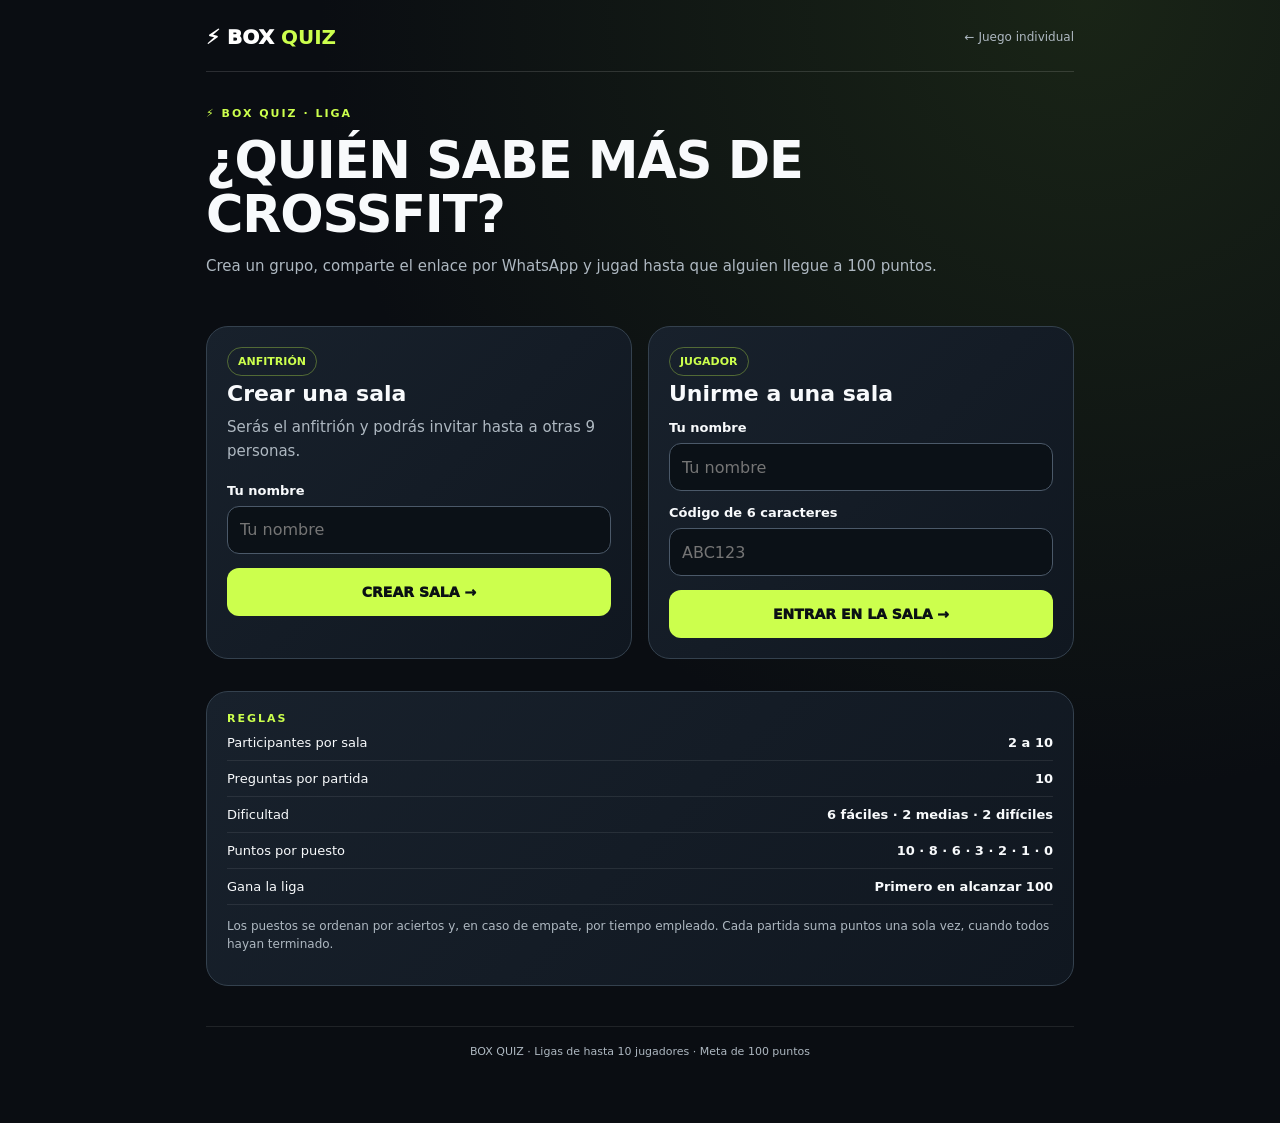
<file: index.html>
<!doctype html>
<html lang="es">
<head>
<meta charset="utf-8">
<meta name="viewport" content="width=device-width,initial-scale=1,maximum-scale=1,viewport-fit=cover">
<meta name="theme-color" content="#0a0d12">
<meta name="description" content="BOX QUIZ Liga: hasta 10 jugadores por sala. Responde trivia de CrossFit y llega primero a 100 puntos.">
<title>BOX QUIZ · Liga multijugador</title>

<style>
:root{font-family:Inter,ui-sans-serif,system-ui,-apple-system,Arial,sans-serif;color-scheme:dark;--bg:#0a0d12;--panel:#151b24;--line:#34414e;--text:#f8fafc;--muted:#aeb8c1;--lime:#ccff4d}*{box-sizing:border-box}html{-webkit-text-size-adjust:100%}body{margin:0;min-height:100vh;background:radial-gradient(ellipse at 85% 0,#30471d66,transparent 50%),var(--bg);color:var(--text)}button,input{font:inherit}input{font-size:16px!important}button{cursor:pointer}button:disabled{opacity:.5;cursor:not-allowed}a{color:var(--lime)}.wrap{max-width:900px;margin:auto;padding:16px 16px 65px}.top{border-bottom:1px solid #ffffff22;padding:9px 0 22px;display:flex;align-items:center;justify-content:space-between;gap:10px}.brand{font-size:20px;font-weight:950;text-decoration:none;color:white}.brand b{color:var(--lime)}.nav{font-size:12px;text-decoration:none;color:var(--muted)}.hero{padding:30px 0 12px}.eye{font-size:11px;letter-spacing:2px;font-weight:900;color:var(--lime)}h1{font-size:clamp(32px,7vw,51px);line-height:1.06;letter-spacing:-1.2px;margin:13px 0}h2{font-size:22px;margin:0 0 10px}.lead{font-size:15px;color:var(--muted);line-height:1.55;margin:10px 0 20px}.panel{background:linear-gradient(135deg,#18212c,#101720);border:1px solid var(--line);padding:20px;border-radius:22px;margin:16px 0}.cols{display:grid;grid-template-columns:1fr 1fr;gap:16px}.field{display:grid;gap:8px;margin:14px 0}.field label{font-size:13px;font-weight:850}input{width:100%;min-height:48px;background:#0b1117;border:1px solid #4b5969;border-radius:12px;color:var(--text);padding:12px}.btn{min-height:48px;background:var(--lime);color:#0a1014;border:0;padding:13px 17px;font-size:14px;font-weight:950;border-radius:12px}.btn.alt{background:#26323f;color:var(--text);border:1px solid #495663}.btn.line{background:transparent;color:var(--muted);border:1px solid #495663}.btn.full{width:100%}.btnrow{display:flex;flex-wrap:wrap;gap:9px}.tag{display:inline-block;font-size:11px;padding:7px 10px;border:1px solid #caff4d55;color:var(--lime);border-radius:999px;font-weight:850;margin-right:5px;margin-bottom:5px}.code{font-size:clamp(38px,10vw,58px);font-weight:950;color:var(--lime);letter-spacing:5px;margin:13px 0}.muted,.fine{color:var(--muted)}.fine{font-size:12px;line-height:1.5}.tiny{font-size:12px}.center{text-align:center}.members{display:grid;grid-template-columns:repeat(2,minmax(0,1fr));gap:8px}.member{background:#0b141c;padding:12px;border:1px solid #2e3a48;border-radius:13px;display:flex;flex-direction:column;gap:5px;min-width:0}.member strong{overflow:hidden;text-overflow:ellipsis;white-space:nowrap}.member small{color:var(--muted)}.status{background:#0a131b;border:1px dashed #42505f;padding:20px;text-align:center;border-radius:14px}.status h2{margin:7px}.standings{display:grid;gap:9px}.standing{display:grid;grid-template-columns:30px 1fr 50px 50px;gap:8px;align-items:center;background:#0c151e;border:1px solid #2d3b49;padding:11px 9px;border-radius:13px}.standing.me{border-color:var(--lime)}.standing .rank{font-weight:950;color:var(--lime);font-size:19px}.standing strong{font-size:13px;white-space:nowrap;overflow:hidden;text-overflow:ellipsis;display:block}.standing small{font-size:11px;color:var(--muted)}.standing .total{font-weight:950;font-size:19px;color:var(--lime);text-align:right}.standing .earned{text-align:right;font-size:12px;color:#8dedb5}.meter{height:7px;border-radius:12px;background:#3b4951;overflow:hidden;margin:8px 0}.meter i{display:block;height:100%;background:var(--lime)}.rule{display:flex;align-items:center;justify-content:space-between;gap:10px;padding:10px 0;border-bottom:1px solid #ffffff15;font-size:13px}.rule:last-child{border:0}.progress{display:flex;align-items:center;justify-content:space-between;font-size:13px;font-weight:850;margin:12px 0}.clock{color:var(--lime);font-size:19px;font-weight:950}.clock.danger{color:#ff7b87}.opt{width:100%;background:#0c1720;color:var(--text);border:1px solid #394957;border-radius:13px;padding:14px;margin:7px 0;min-height:55px;text-align:left;font-weight:750;font-size:15px;display:flex;align-items:center;gap:13px}.opt:active{border-color:var(--lime)}.letter{background:#2a3944;border-radius:9px;padding:8px;color:var(--lime);font-size:12px;font-weight:950}.error{background:#421c27;border:1px solid #ff8298;color:#ffbec8;padding:13px;margin:15px 0;border-radius:12px;font-size:13px}.footer{text-align:center;color:var(--muted);font-size:11px;margin-top:40px;border-top:1px solid #ffffff17;padding-top:18px}.win{border-color:var(--lime);text-align:center}.win .trophy{font-size:60px}.spinner{text-align:center;color:var(--muted);padding:80px 15px}@media(max-width:650px){.cols{grid-template-columns:1fr}.wrap{padding:13px 13px 70px}.panel{padding:17px}.member{font-size:12px}.standing{grid-template-columns:26px 1fr 46px 42px;gap:5px}.standing strong{font-size:12px}.standing .total{font-size:17px}}
</style>
<script>
/* BOX QUIZ V4: banco de preguntas de la aplicación actual */
window.BOXQUIZ_SEED = [{"id":"v2-001","category":"CrossFit Games","question":"¿Quién ganó los CrossFit Games individuales masculinos de 2007?","options":["James FitzGerald","Rich Froning","Brent Fikowski","Josh Bridges"],"correct":0,"explanation":"Campeón masculino en 2007: James FitzGerald.","difficulty":"hard"},{"id":"v2-002","category":"CrossFit Games","question":"¿Quién ganó los CrossFit Games individuales femeninos de 2007?","options":["Emma Lawson","Jolie Gentry","Aimee Cringle","Brooke Wells"],"correct":1,"explanation":"Campeona femenina en 2007: Jolie Gentry.","difficulty":"hard"},{"id":"v2-003","category":"CrossFit Games","question":"¿Quién ganó los CrossFit Games individuales masculinos de 2008?","options":["Jason Khalipa","Patrick Vellner","Brent Fikowski","Josh Bridges"],"correct":0,"explanation":"Campeón masculino en 2008: Jason Khalipa.","difficulty":"hard"},{"id":"v2-004","category":"CrossFit Games","question":"¿Quién ganó los CrossFit Games individuales femeninos de 2008?","options":["Sara Sigmundsdóttir","Brooke Wells","Tia-Clair Toomey","Caity Matter"],"correct":3,"explanation":"Campeona femenina en 2008: Caity Matter.","difficulty":"hard"},{"id":"v2-005","category":"CrossFit Games","question":"¿Quién ganó los CrossFit Games individuales masculinos de 2009?","options":["Patrick Vellner","Brent Fikowski","Mikko Salo","Graham Holmberg"],"correct":2,"explanation":"Campeón masculino en 2009: Mikko Salo.","difficulty":"hard"},{"id":"v2-006","category":"CrossFit Games","question":"¿Quién ganó los CrossFit Games individuales femeninos de 2009?","options":["Tanya Wagner","Caity Matter","Brooke Wells","Katrín Davíðsdóttir"],"correct":0,"explanation":"Campeona femenina en 2009: Tanya Wagner.","difficulty":"hard"},{"id":"v2-007","category":"CrossFit Games","question":"¿Quién ganó los CrossFit Games individuales masculinos de 2010?","options":["Brent Fikowski","Justin Medeiros","Graham Holmberg","Mat Fraser"],"correct":2,"explanation":"Campeón masculino en 2010: Graham Holmberg.","difficulty":"hard"},{"id":"v2-008","category":"CrossFit Games","question":"¿Quién ganó los CrossFit Games individuales femeninos de 2010?","options":["Anníe Thorisdóttir","Kara Saunders","Samantha Briggs","Kristan Clever"],"correct":3,"explanation":"Campeona femenina en 2010: Kristan Clever.","difficulty":"hard"},{"id":"v2-009","category":"CrossFit Games","question":"¿Quién ganó los CrossFit Games individuales masculinos de 2011?","options":["Josh Bridges","Roman Khrennikov","Patrick Vellner","Rich Froning"],"correct":3,"explanation":"Campeón masculino en 2011: Rich Froning.","difficulty":"hard"},{"id":"v2-010","category":"CrossFit Games","question":"¿Quién ganó los CrossFit Games individuales femeninos de 2011?","options":["Kara Saunders","Tia-Clair Toomey","Anníe Thorisdóttir","Mal O’Brien"],"correct":2,"explanation":"Campeona femenina en 2011: Anníe Thorisdóttir.","difficulty":"hard"},{"id":"v2-011","category":"CrossFit Games","question":"¿Quién ganó los CrossFit Games individuales masculinos de 2012?","options":["James Sprague","Mat Fraser","Roman Khrennikov","Rich Froning"],"correct":3,"explanation":"Campeón masculino en 2012: Rich Froning.","difficulty":"hard"},{"id":"v2-012","category":"CrossFit Games","question":"¿Quién ganó los CrossFit Games individuales femeninos de 2012?","options":["Emma Lawson","Anníe Thorisdóttir","Kara Saunders","Brooke Wells"],"correct":1,"explanation":"Campeona femenina en 2012: Anníe Thorisdóttir.","difficulty":"hard"},{"id":"v2-013","category":"CrossFit Games","question":"¿Quién ganó los CrossFit Games individuales masculinos de 2013?","options":["Mat Fraser","Rich Froning","Josh Bridges","Noah Ohlsen"],"correct":1,"explanation":"Campeón masculino en 2013: Rich Froning.","difficulty":"medium"},{"id":"v2-014","category":"CrossFit Games","question":"¿Quién ganó los CrossFit Games individuales femeninos de 2013?","options":["Samantha Briggs","Katrín Davíðsdóttir","Mal O’Brien","Anníe Thorisdóttir"],"correct":0,"explanation":"Campeona femenina en 2013: Samantha Briggs.","difficulty":"medium"},{"id":"v2-015","category":"CrossFit Games","question":"¿Quién ganó los CrossFit Games individuales masculinos de 2014?","options":["Noah Ohlsen","James Sprague","Brent Fikowski","Rich Froning"],"correct":3,"explanation":"Campeón masculino en 2014: Rich Froning.","difficulty":"medium"},{"id":"v2-016","category":"CrossFit Games","question":"¿Quién ganó los CrossFit Games individuales femeninos de 2014?","options":["Mal O’Brien","Camille Leblanc-Bazinet","Aimee Cringle","Kara Saunders"],"correct":1,"explanation":"Campeona femenina en 2014: Camille Leblanc-Bazinet.","difficulty":"medium"},{"id":"v2-017","category":"CrossFit Games","question":"¿Quién ganó los CrossFit Games individuales masculinos de 2015?","options":["Rich Froning","James FitzGerald","Josh Bridges","Ben Smith"],"correct":3,"explanation":"Campeón masculino en 2015: Ben Smith.","difficulty":"medium"},{"id":"v2-018","category":"CrossFit Games","question":"¿Quién ganó los CrossFit Games individuales femeninos de 2015?","options":["Brooke Wells","Katrín Davíðsdóttir","Camille Leblanc-Bazinet","Kara Saunders"],"correct":1,"explanation":"Campeona femenina en 2015: Katrín Davíðsdóttir.","difficulty":"medium"},{"id":"v2-019","category":"CrossFit Games","question":"¿Quién ganó los CrossFit Games individuales masculinos de 2016?","options":["Justin Medeiros","Mat Fraser","Roman Khrennikov","Brent Fikowski"],"correct":1,"explanation":"Campeón masculino en 2016: Mat Fraser.","difficulty":"easy"},{"id":"v2-020","category":"CrossFit Games","question":"¿Quién ganó los CrossFit Games individuales femeninos de 2016?","options":["Brooke Wells","Sara Sigmundsdóttir","Emma Lawson","Katrín Davíðsdóttir"],"correct":3,"explanation":"Campeona femenina en 2016: Katrín Davíðsdóttir.","difficulty":"medium"},{"id":"v2-021","category":"CrossFit Games","question":"¿Quién ganó los CrossFit Games individuales masculinos de 2017?","options":["Roman Khrennikov","Josh Bridges","Mikko Salo","Mat Fraser"],"correct":3,"explanation":"Campeón masculino en 2017: Mat Fraser.","difficulty":"easy"},{"id":"v2-022","category":"CrossFit Games","question":"¿Quién ganó los CrossFit Games individuales femeninos de 2017?","options":["Brooke Wells","Kara Saunders","Tia-Clair Toomey","Tanya Wagner"],"correct":2,"explanation":"Campeona femenina en 2017: Tia-Clair Toomey.","difficulty":"easy"},{"id":"v2-023","category":"CrossFit Games","question":"¿Quién ganó los CrossFit Games individuales masculinos de 2018?","options":["Mat Fraser","Noah Ohlsen","Graham Holmberg","Josh Bridges"],"correct":0,"explanation":"Campeón masculino en 2018: Mat Fraser.","difficulty":"easy"},{"id":"v2-024","category":"CrossFit Games","question":"¿Quién ganó los CrossFit Games individuales femeninos de 2018?","options":["Tia-Clair Toomey","Jolie Gentry","Emma Lawson","Mal O’Brien"],"correct":0,"explanation":"Campeona femenina en 2018: Tia-Clair Toomey.","difficulty":"easy"},{"id":"v2-025","category":"CrossFit Games","question":"¿Quién ganó los CrossFit Games individuales masculinos de 2019?","options":["Jayson Hopper","Mat Fraser","Noah Ohlsen","Jason Khalipa"],"correct":1,"explanation":"Campeón masculino en 2019: Mat Fraser.","difficulty":"easy"},{"id":"v2-026","category":"CrossFit Games","question":"¿Quién ganó los CrossFit Games individuales femeninos de 2019?","options":["Tia-Clair Toomey","Caity Matter","Sara Sigmundsdóttir","Emma Lawson"],"correct":0,"explanation":"Campeona femenina en 2019: Tia-Clair Toomey.","difficulty":"easy"},{"id":"v2-027","category":"CrossFit Games","question":"¿Quién ganó los CrossFit Games individuales masculinos de 2020?","options":["James Sprague","Justin Medeiros","Mat Fraser","Josh Bridges"],"correct":2,"explanation":"Campeón masculino en 2020: Mat Fraser.","difficulty":"easy"},{"id":"v2-028","category":"CrossFit Games","question":"¿Quién ganó los CrossFit Games individuales femeninos de 2020?","options":["Emma Lawson","Mal O’Brien","Kara Saunders","Tia-Clair Toomey"],"correct":3,"explanation":"Campeona femenina en 2020: Tia-Clair Toomey.","difficulty":"easy"},{"id":"v2-029","category":"CrossFit Games","question":"¿Quién ganó los CrossFit Games individuales masculinos de 2021?","options":["Patrick Vellner","Graham Holmberg","Justin Medeiros","Brent Fikowski"],"correct":2,"explanation":"Campeón masculino en 2021: Justin Medeiros.","difficulty":"medium"},{"id":"v2-030","category":"CrossFit Games","question":"¿Quién ganó los CrossFit Games individuales femeninos de 2021?","options":["Tia-Clair Toomey","Kristan Clever","Samantha Briggs","Mal O’Brien"],"correct":0,"explanation":"Campeona femenina en 2021: Tia-Clair Toomey.","difficulty":"easy"},{"id":"v2-031","category":"CrossFit Games","question":"¿Quién ganó los CrossFit Games individuales masculinos de 2022?","options":["Josh Bridges","Brent Fikowski","Justin Medeiros","Jason Khalipa"],"correct":2,"explanation":"Campeón masculino en 2022: Justin Medeiros.","difficulty":"medium"},{"id":"v2-032","category":"CrossFit Games","question":"¿Quién ganó los CrossFit Games individuales femeninos de 2022?","options":["Sara Sigmundsdóttir","Brooke Wells","Tia-Clair Toomey","Kara Saunders"],"correct":2,"explanation":"Campeona femenina en 2022: Tia-Clair Toomey.","difficulty":"easy"},{"id":"v2-033","category":"CrossFit Games","question":"¿Quién ganó los CrossFit Games individuales masculinos de 2023?","options":["Brent Fikowski","Jeffrey Adler","Justin Medeiros","Patrick Vellner"],"correct":1,"explanation":"Campeón masculino en 2023: Jeffrey Adler.","difficulty":"medium"},{"id":"v2-034","category":"CrossFit Games","question":"¿Quién ganó los CrossFit Games individuales femeninos de 2023?","options":["Anníe Thorisdóttir","Laura Horvath","Tanya Wagner","Tia-Clair Toomey"],"correct":1,"explanation":"Campeona femenina en 2023: Laura Horvath.","difficulty":"medium"},{"id":"v2-035","category":"CrossFit Games","question":"¿Quién ganó los CrossFit Games individuales masculinos de 2024?","options":["Rich Froning","James Sprague","Jeffrey Adler","Patrick Vellner"],"correct":1,"explanation":"Campeón masculino en 2024: James Sprague.","difficulty":"medium"},{"id":"v2-036","category":"CrossFit Games","question":"¿Quién ganó los CrossFit Games individuales femeninos de 2024?","options":["Katrín Davíðsdóttir","Tia-Clair Toomey","Jolie Gentry","Brooke Wells"],"correct":1,"explanation":"Campeona femenina en 2024: Tia-Clair Toomey.","difficulty":"medium"},{"id":"v2-037","category":"CrossFit Games","question":"¿Quién ganó los CrossFit Games individuales masculinos de 2025?","options":["Noah Ohlsen","Mat Fraser","Jayson Hopper","Josh Bridges"],"correct":2,"explanation":"Campeón masculino en 2025: Jayson Hopper.","difficulty":"medium"},{"id":"v2-038","category":"CrossFit Games","question":"¿Quién ganó los CrossFit Games individuales femeninos de 2025?","options":["Mal O’Brien","Aimee Cringle","Tia-Clair Toomey","Anníe Thorisdóttir"],"correct":2,"explanation":"Campeona femenina en 2025: Tia-Clair Toomey.","difficulty":"medium"},{"id":"v2-039","category":"CrossFit Games","question":"¿Quién ganó los CrossFit Games individuales masculinos de 2026?","options":["Brent Fikowski","Ben Smith","James Sprague","Patrick Vellner"],"correct":2,"explanation":"Campeón masculino en 2026: James Sprague.","difficulty":"medium"},{"id":"v2-040","category":"CrossFit Games","question":"¿Quién ganó los CrossFit Games individuales femeninos de 2026?","options":["Emma Lawson","Sara Sigmundsdóttir","Jolie Gentry","Aimee Cringle"],"correct":3,"explanation":"Campeona femenina en 2026: Aimee Cringle.","difficulty":"medium"},{"id":"v2-041","category":"CrossFit Games","question":"¿Qué pareja ganó el título individual masculino y femenino en los Games de 2007?","options":["Ben Smith y Katrín Davíðsdóttir","James Sprague y Tia-Clair Toomey","Mat Fraser y Tia-Clair Toomey","James FitzGerald y Jolie Gentry"],"correct":3,"explanation":"El doblete de 2007 fue James FitzGerald y Jolie Gentry.","difficulty":"hard"},{"id":"v2-042","category":"CrossFit Games","question":"¿Qué pareja ganó el título individual masculino y femenino en los Games de 2008?","options":["Rich Froning y Anníe Thorisdóttir","Justin Medeiros y Tia-Clair Toomey","James Sprague y Tia-Clair Toomey","Jason Khalipa y Caity Matter"],"correct":3,"explanation":"El doblete de 2008 fue Jason Khalipa y Caity Matter.","difficulty":"hard"},{"id":"v2-043","category":"CrossFit Games","question":"¿Qué pareja ganó el título individual masculino y femenino en los Games de 2009?","options":["Mikko Salo y Tanya Wagner","Jeffrey Adler y Laura Horvath","Rich Froning y Samantha Briggs","Mat Fraser y Tia-Clair Toomey"],"correct":0,"explanation":"El doblete de 2009 fue Mikko Salo y Tanya Wagner.","difficulty":"hard"},{"id":"v2-044","category":"CrossFit Games","question":"¿Qué pareja ganó el título individual masculino y femenino en los Games de 2010?","options":["Jason Khalipa y Caity Matter","Graham Holmberg y Kristan Clever","James Sprague y Tia-Clair Toomey","Ben Smith y Katrín Davíðsdóttir"],"correct":1,"explanation":"El doblete de 2010 fue Graham Holmberg y Kristan Clever.","difficulty":"hard"},{"id":"v2-045","category":"CrossFit Games","question":"¿Qué pareja ganó el título individual masculino y femenino en los Games de 2011?","options":["Justin Medeiros y Tia-Clair Toomey","Rich Froning y Anníe Thorisdóttir","Jeffrey Adler y Laura Horvath","James FitzGerald y Jolie Gentry"],"correct":1,"explanation":"El doblete de 2011 fue Rich Froning y Anníe Thorisdóttir.","difficulty":"hard"},{"id":"v2-046","category":"CrossFit Games","question":"¿Qué pareja ganó el título individual masculino y femenino en los Games de 2012?","options":["Rich Froning y Anníe Thorisdóttir","James Sprague y Aimee Cringle","Rich Froning y Samantha Briggs","Rich Froning y Camille Leblanc-Bazinet"],"correct":0,"explanation":"El doblete de 2012 fue Rich Froning y Anníe Thorisdóttir.","difficulty":"hard"},{"id":"v2-047","category":"CrossFit Games","question":"¿Qué pareja ganó el título individual masculino y femenino en los Games de 2013?","options":["Rich Froning y Samantha Briggs","Mat Fraser y Tia-Clair Toomey","Justin Medeiros y Tia-Clair Toomey","James FitzGerald y Jolie Gentry"],"correct":0,"explanation":"El doblete de 2013 fue Rich Froning y Samantha Briggs.","difficulty":"hard"},{"id":"v2-048","category":"CrossFit Games","question":"¿Qué pareja ganó el título individual masculino y femenino en los Games de 2014?","options":["James Sprague y Tia-Clair Toomey","James FitzGerald y Jolie Gentry","Rich Froning y Camille Leblanc-Bazinet","Mikko Salo y Tanya Wagner"],"correct":2,"explanation":"El doblete de 2014 fue Rich Froning y Camille Leblanc-Bazinet.","difficulty":"hard"},{"id":"v2-049","category":"CrossFit Games","question":"¿Qué pareja ganó el título individual masculino y femenino en los Games de 2015?","options":["Ben Smith y Katrín Davíðsdóttir","Rich Froning y Camille Leblanc-Bazinet","Rich Froning y Anníe Thorisdóttir","James Sprague y Aimee Cringle"],"correct":0,"explanation":"El doblete de 2015 fue Ben Smith y Katrín Davíðsdóttir.","difficulty":"hard"},{"id":"v2-050","category":"CrossFit Games","question":"¿Qué pareja ganó el título individual masculino y femenino en los Games de 2016?","options":["Mat Fraser y Katrín Davíðsdóttir","Mat Fraser y Tia-Clair Toomey","Rich Froning y Camille Leblanc-Bazinet","Graham Holmberg y Kristan Clever"],"correct":0,"explanation":"El doblete de 2016 fue Mat Fraser y Katrín Davíðsdóttir.","difficulty":"hard"},{"id":"v2-051","category":"CrossFit Games","question":"¿Qué pareja ganó el título individual masculino y femenino en los Games de 2017?","options":["Mat Fraser y Tia-Clair Toomey","Rich Froning y Camille Leblanc-Bazinet","Mikko Salo y Tanya Wagner","Graham Holmberg y Kristan Clever"],"correct":0,"explanation":"El doblete de 2017 fue Mat Fraser y Tia-Clair Toomey.","difficulty":"hard"},{"id":"v2-052","category":"CrossFit Games","question":"¿Qué pareja ganó el título individual masculino y femenino en los Games de 2018?","options":["Ben Smith y Katrín Davíðsdóttir","James Sprague y Tia-Clair Toomey","Mat Fraser y Tia-Clair Toomey","Jason Khalipa y Caity Matter"],"correct":2,"explanation":"El doblete de 2018 fue Mat Fraser y Tia-Clair Toomey.","difficulty":"hard"},{"id":"v2-053","category":"CrossFit Games","question":"¿Qué pareja ganó el título individual masculino y femenino en los Games de 2019?","options":["James FitzGerald y Jolie Gentry","Rich Froning y Anníe Thorisdóttir","Mikko Salo y Tanya Wagner","Mat Fraser y Tia-Clair Toomey"],"correct":3,"explanation":"El doblete de 2019 fue Mat Fraser y Tia-Clair Toomey.","difficulty":"hard"},{"id":"v2-054","category":"CrossFit Games","question":"¿Qué pareja ganó el título individual masculino y femenino en los Games de 2020?","options":["Mikko Salo y Tanya Wagner","James FitzGerald y Jolie Gentry","Mat Fraser y Tia-Clair Toomey","Rich Froning y Anníe Thorisdóttir"],"correct":2,"explanation":"El doblete de 2020 fue Mat Fraser y Tia-Clair Toomey.","difficulty":"hard"},{"id":"v2-055","category":"CrossFit Games","question":"¿Qué pareja ganó el título individual masculino y femenino en los Games de 2021?","options":["Jayson Hopper y Tia-Clair Toomey","Mat Fraser y Tia-Clair Toomey","Justin Medeiros y Tia-Clair Toomey","Ben Smith y Katrín Davíðsdóttir"],"correct":2,"explanation":"El doblete de 2021 fue Justin Medeiros y Tia-Clair Toomey.","difficulty":"hard"},{"id":"v2-056","category":"CrossFit Games","question":"¿Qué pareja ganó el título individual masculino y femenino en los Games de 2022?","options":["Rich Froning y Anníe Thorisdóttir","Mat Fraser y Katrín Davíðsdóttir","Mikko Salo y Tanya Wagner","Justin Medeiros y Tia-Clair Toomey"],"correct":3,"explanation":"El doblete de 2022 fue Justin Medeiros y Tia-Clair Toomey.","difficulty":"hard"},{"id":"v2-057","category":"CrossFit Games","question":"¿Qué pareja ganó el título individual masculino y femenino en los Games de 2023?","options":["Justin Medeiros y Tia-Clair Toomey","James Sprague y Aimee Cringle","Mat Fraser y Katrín Davíðsdóttir","Jeffrey Adler y Laura Horvath"],"correct":3,"explanation":"El doblete de 2023 fue Jeffrey Adler y Laura Horvath.","difficulty":"hard"},{"id":"v2-058","category":"CrossFit Games","question":"¿Qué pareja ganó el título individual masculino y femenino en los Games de 2024?","options":["James Sprague y Tia-Clair Toomey","James FitzGerald y Jolie Gentry","Rich Froning y Anníe Thorisdóttir","Justin Medeiros y Tia-Clair Toomey"],"correct":0,"explanation":"El doblete de 2024 fue James Sprague y Tia-Clair Toomey.","difficulty":"hard"},{"id":"v2-059","category":"CrossFit Games","question":"¿Qué pareja ganó el título individual masculino y femenino en los Games de 2025?","options":["Mikko Salo y Tanya Wagner","Justin Medeiros y Tia-Clair Toomey","Jayson Hopper y Tia-Clair Toomey","James Sprague y Aimee Cringle"],"correct":2,"explanation":"El doblete de 2025 fue Jayson Hopper y Tia-Clair Toomey.","difficulty":"hard"},{"id":"v2-060","category":"CrossFit Games","question":"¿Qué pareja ganó el título individual masculino y femenino en los Games de 2026?","options":["Justin Medeiros y Tia-Clair Toomey","James FitzGerald y Jolie Gentry","James Sprague y Aimee Cringle","Rich Froning y Samantha Briggs"],"correct":2,"explanation":"El doblete de 2026 fue James Sprague y Aimee Cringle.","difficulty":"hard"},{"id":"v2-061","category":"CrossFit Games","question":"¿En qué año se proclamó campeón/a individual de los Games Ben Smith?","options":["2017","2014","2018","2015"],"correct":3,"explanation":"Ben Smith ganó la edición de 2015.","difficulty":"hard"},{"id":"v2-062","category":"CrossFit Games","question":"¿En qué año se proclamó campeón/a individual de los Games Jason Khalipa?","options":["2007","2011","2008","2012"],"correct":2,"explanation":"Jason Khalipa ganó la edición de 2008.","difficulty":"hard"},{"id":"v2-063","category":"CrossFit Games","question":"¿En qué año se proclamó campeón/a individual de los Games Mikko Salo?","options":["2011","2009","2007","2010"],"correct":1,"explanation":"Mikko Salo ganó la edición de 2009.","difficulty":"hard"},{"id":"v2-064","category":"CrossFit Games","question":"¿En qué año se proclamó campeón/a individual de los Games Graham Holmberg?","options":["2012","2011","2009","2010"],"correct":3,"explanation":"Graham Holmberg ganó la edición de 2010.","difficulty":"hard"},{"id":"v2-065","category":"CrossFit Games","question":"¿En qué año se proclamó campeón/a individual de los Games Samantha Briggs?","options":["2016","2010","2013","2012"],"correct":2,"explanation":"Samantha Briggs ganó la edición de 2013.","difficulty":"hard"},{"id":"v2-066","category":"CrossFit Games","question":"¿En qué año se proclamó campeón/a individual de los Games Camille Leblanc-Bazinet?","options":["2014","2015","2012","2017"],"correct":0,"explanation":"Camille Leblanc-Bazinet ganó la edición de 2014.","difficulty":"hard"},{"id":"v2-067","category":"CrossFit Games","question":"¿En qué año se proclamó campeón/a individual de los Games Laura Horvath?","options":["2022","2023","2021","2025"],"correct":1,"explanation":"Laura Horvath ganó la edición de 2023.","difficulty":"hard"},{"id":"v2-068","category":"CrossFit Games","question":"¿En qué año se proclamó campeón/a individual de los Games Jeffrey Adler?","options":["2021","2023","2026","2022"],"correct":1,"explanation":"Jeffrey Adler ganó la edición de 2023.","difficulty":"hard"},{"id":"v2-069","category":"CrossFit Games","question":"¿En qué año se proclamó campeón/a individual de los Games Jayson Hopper?","options":["2026","2025","2021","2023"],"correct":1,"explanation":"Jayson Hopper ganó la edición de 2025.","difficulty":"hard"},{"id":"v2-070","category":"CrossFit Games","question":"¿En qué año se proclamó campeón/a individual de los Games Aimee Cringle?","options":["2025","2023","2026","2024"],"correct":2,"explanation":"Aimee Cringle ganó la edición de 2026.","difficulty":"hard"},{"id":"v2-071","category":"CrossFit Games","question":"¿En qué año se proclamó campeón/a individual de los Games James FitzGerald?","options":["2010","2007","2011","2009"],"correct":1,"explanation":"James FitzGerald ganó la edición de 2007.","difficulty":"hard"},{"id":"v2-072","category":"CrossFit Games","question":"¿En qué año se proclamó campeón/a individual de los Games Jolie Gentry?","options":["2011","2010","2009","2007"],"correct":3,"explanation":"Jolie Gentry ganó la edición de 2007.","difficulty":"hard"},{"id":"v2-073","category":"CrossFit Games","question":"¿Qué significa «HWPO», lema asociado a Mat Fraser?","options":["Heavy Weight Push Only","High Workouts Power Output","Hard Work Pays Off","Hard WODs Perfect Outcome"],"correct":2,"explanation":"El lema de Fraser significa Hard Work Pays Off.","difficulty":"easy"},{"id":"v2-074","category":"CrossFit Games","question":"¿En qué disciplina olímpica destacó Mat Fraser antes del CrossFit?","options":["Natación","Halterofilia","Lucha grecorromana","Esquí alpino"],"correct":1,"explanation":"Fraser compitió en halterofilia antes de CrossFit.","difficulty":"easy"},{"id":"v2-075","category":"CrossFit Games","question":"¿Qué atleta ganó los Games masculinos de 2015 tras ser segundo Fraser?","options":["Rich Froning","Scott Panchik","Ben Smith","Josh Bridges"],"correct":2,"explanation":"Ben Smith superó a Fraser en 2015.","difficulty":"easy"},{"id":"v2-076","category":"CrossFit Games","question":"¿Cuántos títulos individuales masculinos ganó Mat Fraser?","options":["4","5","7","6"],"correct":1,"explanation":"Fraser ganó de 2016 a 2020: cinco.","difficulty":"easy"},{"id":"v2-077","category":"CrossFit Games","question":"¿En qué evento de 2018 cayó Mat Fraser al pasar una red de carga?","options":["Chaos","The Crit","The Fibonacci Final","The Battleground"],"correct":3,"explanation":"La caída fue en la red de carga del evento The Battleground de 2018.","difficulty":"medium"},{"id":"v2-078","category":"CrossFit Games","question":"¿Qué obstáculo provocó la caída de Fraser en The Battleground de 2018?","options":["Una red de carga","Un muro de handstand push-ups","Una cuerda vertical de trepa","Un pegboard"],"correct":0,"explanation":"Fue en un cargo net del circuito de obstáculos, no una cuerda de trepa.","difficulty":"hard"},{"id":"v2-079","category":"CrossFit Games","question":"¿En qué año sufrió Fraser la célebre caída en The Battleground?","options":["2017","2019","2018","2015"],"correct":2,"explanation":"Ocurrió en 2018.","difficulty":"hard"},{"id":"v2-080","category":"CrossFit Games","question":"¿En qué Games perjudicó el Soccer Chipper el rendimiento de Fraser en la cuerda?","options":["2017","2015","2016","2014"],"correct":1,"explanation":"En 2015, legless rope climbs formaban parte del Soccer Chipper.","difficulty":"hard"},{"id":"v2-081","category":"CrossFit Games","question":"¿Cuál fue el elemento de trepa del Soccer Chipper 2015?","options":["Cuatro legless rope climbs","Tres rope climbs con pies","Ocho rope climbs con pies","Dos subidas a pegboard"],"correct":0,"explanation":"El evento combinaba Pig flip, legless rope climbs y handstand walk.","difficulty":"hard"},{"id":"v2-082","category":"CrossFit Games","question":"¿Quién ganó el evento Soccer Chipper masculino de 2015?","options":["Rich Froning","Mat Fraser","Ben Smith","Noah Ohlsen"],"correct":2,"explanation":"Ben Smith ganó y recortó la ventaja de Fraser.","difficulty":"hard"},{"id":"v2-083","category":"CrossFit Games","question":"¿Qué gran obstáculo de carga formaba parte del Soccer Chipper de 2015?","options":["The Worm","The Pig","The Yoke","The Snail"],"correct":1,"explanation":"The Pig era una estructura pesada que había que voltear.","difficulty":"hard"},{"id":"v2-084","category":"CrossFit Games","question":"¿Qué dos atletas dominaron la clasificación masculina de 2015 en la lucha por el título?","options":["Rich Froning y Jason Khalipa","Jeffrey Adler y James Sprague","Justin Medeiros y Pat Vellner","Ben Smith y Mat Fraser"],"correct":3,"explanation":"Smith fue primero y Fraser segundo.","difficulty":"medium"},{"id":"v2-085","category":"CrossFit Games","question":"¿Qué atleta fue segundo en los Games de 2014 y de 2015?","options":["Ben Smith","Brent Fikowski","Mat Fraser","Scott Panchik"],"correct":2,"explanation":"Fraser encadenó dos platas antes de sus cinco títulos.","difficulty":"medium"},{"id":"v2-086","category":"CrossFit Games","question":"¿Qué atleta estuvo varios años cerca de ganar antes de su primer título en 2016?","options":["Mat Fraser","Jayson Hopper","Justin Medeiros","Jeffrey Adler"],"correct":0,"explanation":"Fraser fue segundo en 2014 y 2015.","difficulty":"medium"},{"id":"v2-087","category":"CrossFit Games","question":"¿Dónde se celebraron los primeros CrossFit Games?","options":["Carson, California","Fort Worth, Texas","Aromas, California","Madison, Wisconsin"],"correct":2,"explanation":"La primera sede fue el CrossFit Ranch de Aromas.","difficulty":"easy"},{"id":"v2-088","category":"CrossFit Games","question":"¿Qué atleta era conocido como «The Engine» en los Games?","options":["Samantha Briggs","Brooke Wells","Katrín Davíðsdóttir","Camille Leblanc-Bazinet"],"correct":0,"explanation":"Sam Briggs recibió el apodo de The Engine.","difficulty":"medium"},{"id":"v2-089","category":"CrossFit Games","question":"Si dos atletas reman al mismo ritmo por 500 m, ¿qué indica un split menor?","options":["Que acaba necesariamente después","Que el atleta va más rápido","Que hace menos calorías por igualdad de tiempo","Que el atleta produce menos metros por minuto"],"correct":1,"explanation":"Un split menor implica mayor velocidad de remo.","difficulty":"medium"},{"id":"v2-090","category":"CrossFit Games","question":"¿En qué año ganó Tia-Clair Toomey su primer título individual?","options":["2018","2017","2016","2019"],"correct":1,"explanation":"Toomey fue primera en 2017.","difficulty":"easy"},{"id":"v2-091","category":"CrossFit Games","question":"¿En qué año se disputaron los primeros CrossFit Games?","options":["2008","2010","2009","2007"],"correct":3,"explanation":"La primera edición se celebró en Aromas, California, en 2007.","difficulty":"easy"},{"id":"v2-092","category":"CrossFit Games","question":"¿En qué año apareció por primera vez el Open de CrossFit?","options":["2007","2014","2009","2011"],"correct":3,"explanation":"El primer Open fue en 2011.","difficulty":"easy"},{"id":"v2-093","category":"CrossFit Games","question":"¿En qué año se utilizó por primera vez una mancuerna en el Open individual?","options":["2018","2017","2015","2016"],"correct":1,"explanation":"El Open 17.1 introdujo la mancuerna individual en el Open.","difficulty":"medium"},{"id":"v2-094","category":"CrossFit Games","question":"¿Qué Open de 2018 repetía una escalera de thrusters y C2B de años anteriores?","options":["18.5","18.2","18.4","18.3"],"correct":0,"explanation":"18.5 replicó el esquema de 11.6 / 12.5.","difficulty":"hard"},{"id":"v2-095","category":"CrossFit Games","question":"¿En qué ciudad se celebraron los Games desde 2017 hasta 2023?","options":["Aromas, California","Carson, California","Fort Worth, Texas","Madison, Wisconsin"],"correct":3,"explanation":"Madison fue sede habitual del 2017 al 2023.","difficulty":"easy"},{"id":"v2-096","category":"CrossFit Games","question":"¿A qué ciudad se trasladaron los Games de 2024?","options":["Carson, California","Austin, Texas","Fort Worth, Texas","Madison, Wisconsin"],"correct":2,"explanation":"En 2024 se celebraron en Fort Worth.","difficulty":"easy"},{"id":"v2-097","category":"CrossFit Games","question":"¿En qué año comenzó la racha de cuatro títulos individuales seguidos de Rich Froning?","options":["2011","2012","2013","2010"],"correct":0,"explanation":"Ganó de 2011 a 2014.","difficulty":"medium"},{"id":"v2-098","category":"CrossFit Games","question":"¿En qué año se fundó CrossFit como empresa?","options":["2000","2010","2005","1995"],"correct":0,"explanation":"CrossFit, Inc. se fundó en 2000.","difficulty":"medium"},{"id":"v2-099","category":"CrossFit Games","question":"¿Qué atleta ganó dos títulos individuales consecutivos en 2021 y 2022?","options":["James Sprague","Ben Smith","Jeffrey Adler","Justin Medeiros"],"correct":3,"explanation":"Medeiros obtuvo dos títulos seguidos.","difficulty":"medium"},{"id":"v2-100","category":"CrossFit Games","question":"¿Quién fue uno de los presentadores históricos del Open y director de los Games?","options":["Mat Fraser","Noah Ohlsen","Jason Khalipa","Dave Castro"],"correct":3,"explanation":"Dave Castro dirigió eventos y anuncios de Open.","difficulty":"medium"},{"id":"v2-102","category":"CrossFit Open","question":"¿Qué combinación corresponde al Open 11.1?","options":["9 deadlifts + 12 push-ups + 15 box jumps","Thrusters y chest-to-bar en escalera 3-6-9...","5 power cleans + 10 toes-to-bar + 15 wall balls","30 double-unders + 15 power snatches"],"correct":3,"explanation":"11.1: 30 double-unders por 15 power snatches.","difficulty":"hard"},{"id":"v2-104","category":"CrossFit Open","question":"¿Qué combinación corresponde al Open 11.2?","options":["30 double-unders + 15 power snatches","Squat clean + jerk con 165 lb","9 deadlifts + 12 push-ups + 15 box jumps","5 power cleans + 10 toes-to-bar + 15 wall balls"],"correct":2,"explanation":"11.2: 9-12-15 con deadlift, flexiones y cajón.","difficulty":"hard"},{"id":"v2-106","category":"CrossFit Open","question":"¿Qué combinación corresponde al Open 11.3?","options":["30 double-unders + 15 power snatches","Squat clean + jerk con 165 lb","9 deadlifts + 12 push-ups + 15 box jumps","60 bar-facing burpees + 30 overhead squats + 10 ring muscle-ups"],"correct":1,"explanation":"11.3: Clean y jerk pesado en AMRAP de 5 minutos.","difficulty":"hard"},{"id":"v2-108","category":"CrossFit Open","question":"¿Qué combinación corresponde al Open 11.4?","options":["60 bar-facing burpees + 30 overhead squats + 10 ring muscle-ups","Squat clean + jerk con 165 lb","Thrusters y chest-to-bar en escalera 3-6-9...","5 power cleans + 10 toes-to-bar + 15 wall balls"],"correct":0,"explanation":"11.4: 60 burpees antes de overhead squats y muscle-ups.","difficulty":"hard"},{"id":"v2-110","category":"CrossFit Open","question":"¿Qué combinación corresponde al Open 11.5?","options":["9 deadlifts + 12 push-ups + 15 box jumps","60 bar-facing burpees + 30 overhead squats + 10 ring muscle-ups","Thrusters y chest-to-bar en escalera 3-6-9...","5 power cleans + 10 toes-to-bar + 15 wall balls"],"correct":3,"explanation":"11.5: 5-10-15 de power cleans, toes-to-bar y wall balls.","difficulty":"hard"},{"id":"v2-112","category":"CrossFit Open","question":"¿Qué combinación corresponde al Open 11.6?","options":["9 deadlifts + 12 push-ups + 15 box jumps","60 bar-facing burpees + 30 overhead squats + 10 ring muscle-ups","Thrusters y chest-to-bar en escalera 3-6-9...","30 double-unders + 15 power snatches"],"correct":2,"explanation":"11.6: Escalera 3-6-9 de thrusters y chest-to-bar.","difficulty":"hard"},{"id":"v2-114","category":"CrossFit Open","question":"¿Qué combinación corresponde al Open 12.1?","options":["15 box jumps + 12 push presses + 9 toes-to-bar","150 wall balls + 90 double-unders + 30 muscle-ups","30 snatches por tramo con carga ascendente","Burpees exclusivamente"],"correct":3,"explanation":"12.1: Solo burpees durante siete minutos.","difficulty":"medium"},{"id":"v2-116","category":"CrossFit Open","question":"¿Qué combinación corresponde al Open 12.2?","options":["Escalera de thrusters y chest-to-bar 3-6-9...","150 wall balls + 90 double-unders + 30 muscle-ups","30 snatches por tramo con carga ascendente","15 box jumps + 12 push presses + 9 toes-to-bar"],"correct":2,"explanation":"12.2: Bloques de 30 snatches cada vez más pesados.","difficulty":"hard"},{"id":"v2-118","category":"CrossFit Open","question":"¿Qué combinación corresponde al Open 12.3?","options":["Burpees exclusivamente","15 box jumps + 12 push presses + 9 toes-to-bar","30 snatches por tramo con carga ascendente","Escalera de thrusters y chest-to-bar 3-6-9..."],"correct":1,"explanation":"12.3: 15-12-9 con box jumps, push presses y TTB.","difficulty":"hard"},{"id":"v2-120","category":"CrossFit Open","question":"¿Qué combinación corresponde al Open 12.4?","options":["Escalera de thrusters y chest-to-bar 3-6-9...","15 box jumps + 12 push presses + 9 toes-to-bar","Burpees exclusivamente","150 wall balls + 90 double-unders + 30 muscle-ups"],"correct":3,"explanation":"12.4: 150 wall balls antes de 90 dobles y 30 muscle-ups.","difficulty":"hard"},{"id":"v2-122","category":"CrossFit Open","question":"¿Qué combinación corresponde al Open 12.5?","options":["15 box jumps + 12 push presses + 9 toes-to-bar","Escalera de thrusters y chest-to-bar 3-6-9...","Burpees exclusivamente","150 wall balls + 90 double-unders + 30 muscle-ups"],"correct":1,"explanation":"12.5: Escalera 3-6-9 de thrusters y chest-to-bar.","difficulty":"hard"},{"id":"v2-124","category":"CrossFit Open","question":"¿Qué combinación corresponde al Open 13.1?","options":["150 wall balls + 90 double-unders + 30 muscle-ups","5 shoulder-to-overhead + 10 deadlifts + 15 box jumps","Clean & jerks y toes-to-bar en escalera 3-6-9...","Burpees y snatches con cargas crecientes"],"correct":3,"explanation":"13.1: 40-30-20-10 burpees intercalados con snatches.","difficulty":"hard"},{"id":"v2-126","category":"CrossFit Open","question":"¿Qué combinación corresponde al Open 13.2?","options":["15 thrusters + 15 chest-to-bar por ronda; ampliaciones","5 shoulder-to-overhead + 10 deadlifts + 15 box jumps","Burpees y snatches con cargas crecientes","150 wall balls + 90 double-unders + 30 muscle-ups"],"correct":1,"explanation":"13.2: 5-10-15: shoulder-to-overhead, deadlift y cajón.","difficulty":"hard"},{"id":"v2-128","category":"CrossFit Open","question":"¿Qué combinación corresponde al Open 13.3?","options":["5 shoulder-to-overhead + 10 deadlifts + 15 box jumps","15 thrusters + 15 chest-to-bar por ronda; ampliaciones","Clean & jerks y toes-to-bar en escalera 3-6-9...","150 wall balls + 90 double-unders + 30 muscle-ups"],"correct":3,"explanation":"13.3: 150 wall balls, 90 double-unders y 30 muscle-ups.","difficulty":"hard"},{"id":"v2-130","category":"CrossFit Open","question":"¿Qué combinación corresponde al Open 13.4?","options":["15 thrusters + 15 chest-to-bar por ronda; ampliaciones","Burpees y snatches con cargas crecientes","Clean & jerks y toes-to-bar en escalera 3-6-9...","150 wall balls + 90 double-unders + 30 muscle-ups"],"correct":2,"explanation":"13.4: Escalera 3-6-9 de clean & jerks y TTB.","difficulty":"hard"},{"id":"v2-132","category":"CrossFit Open","question":"¿Qué combinación corresponde al Open 13.5?","options":["5 shoulder-to-overhead + 10 deadlifts + 15 box jumps","150 wall balls + 90 double-unders + 30 muscle-ups","Clean & jerks y toes-to-bar en escalera 3-6-9...","15 thrusters + 15 chest-to-bar por ronda; ampliaciones"],"correct":3,"explanation":"13.5: Rondas de thrusters y C2B con extensión de 4 min.","difficulty":"hard"},{"id":"v2-134","category":"CrossFit Open","question":"¿Qué combinación corresponde al Open 14.1?","options":["Deadlifts crecientes + 15 box jumps por bloque","60 cal row + 50 TTB + 40 wall balls + 30 cleans + 20 muscle-ups","30 double-unders + 15 power snatches","Overhead squats + chest-to-bar con ventanas de 3 min"],"correct":2,"explanation":"14.1: Repetición del Open 11.1: dobles y power snatches.","difficulty":"hard"},{"id":"v2-136","category":"CrossFit Open","question":"¿Qué combinación corresponde al Open 14.2?","options":["Overhead squats + chest-to-bar con ventanas de 3 min","Thrusters + burpees, 21-18-15-12-9-6-3","Deadlifts crecientes + 15 box jumps por bloque","30 double-unders + 15 power snatches"],"correct":0,"explanation":"14.2: 2 rondas de OHS y C2B en ventanas de tres minutos.","difficulty":"hard"},{"id":"v2-138","category":"CrossFit Open","question":"¿Qué combinación corresponde al Open 14.3?","options":["60 cal row + 50 TTB + 40 wall balls + 30 cleans + 20 muscle-ups","Deadlifts crecientes + 15 box jumps por bloque","30 double-unders + 15 power snatches","Thrusters + burpees, 21-18-15-12-9-6-3"],"correct":1,"explanation":"14.3: Deadlifts cada vez más pesados con box jumps.","difficulty":"hard"},{"id":"v2-140","category":"CrossFit Open","question":"¿Qué combinación corresponde al Open 14.4?","options":["Overhead squats + chest-to-bar con ventanas de 3 min","30 double-unders + 15 power snatches","Thrusters + burpees, 21-18-15-12-9-6-3","60 cal row + 50 TTB + 40 wall balls + 30 cleans + 20 muscle-ups"],"correct":3,"explanation":"14.4: Chipper de remo, TTB, wall balls, cleans y muscle-ups.","difficulty":"hard"},{"id":"v2-142","category":"CrossFit Open","question":"¿Qué combinación corresponde al Open 14.5?","options":["30 double-unders + 15 power snatches","60 cal row + 50 TTB + 40 wall balls + 30 cleans + 20 muscle-ups","Thrusters + burpees, 21-18-15-12-9-6-3","Overhead squats + chest-to-bar con ventanas de 3 min"],"correct":2,"explanation":"14.5: 21-18-15-12-9-6-3 de thrusters y burpees.","difficulty":"hard"},{"id":"v2-144","category":"CrossFit Open","question":"¿Qué combinación corresponde al Open 15.1?","options":["Overhead squats y chest-to-bar, 3-min windows","Muscle-ups + wall balls + double-unders","15 TTB + 10 deadlifts + 5 snatches","Handstand push-ups + cleans en escalera"],"correct":2,"explanation":"15.1: 15-10-5 de TTB, deadlift y snatch, seguido del 15.1a.","difficulty":"hard"},{"id":"v2-146","category":"CrossFit Open","question":"¿Qué combinación corresponde al Open 15.2?","options":["Overhead squats y chest-to-bar, 3-min windows","Muscle-ups + wall balls + double-unders","Row calories + thrusters, 27-21-15-9","Handstand push-ups + cleans en escalera"],"correct":0,"explanation":"15.2: Escalera por ventanas con OHS y chest-to-bar.","difficulty":"hard"},{"id":"v2-148","category":"CrossFit Open","question":"¿Qué combinación corresponde al Open 15.3?","options":["Muscle-ups + wall balls + double-unders","Overhead squats y chest-to-bar, 3-min windows","15 TTB + 10 deadlifts + 5 snatches","Handstand push-ups + cleans en escalera"],"correct":0,"explanation":"15.3: Comenzar con 7 ring muscle-ups, luego wall balls y dobles.","difficulty":"hard"},{"id":"v2-150","category":"CrossFit Open","question":"¿Qué combinación corresponde al Open 15.4?","options":["Handstand push-ups + cleans en escalera","15 TTB + 10 deadlifts + 5 snatches","Muscle-ups + wall balls + double-unders","Row calories + thrusters, 27-21-15-9"],"correct":0,"explanation":"15.4: Escalera de HSPU y cleans.","difficulty":"hard"},{"id":"v2-152","category":"CrossFit Open","question":"¿Qué combinación corresponde al Open 15.5?","options":["15 TTB + 10 deadlifts + 5 snatches","Handstand push-ups + cleans en escalera","Muscle-ups + wall balls + double-unders","Row calories + thrusters, 27-21-15-9"],"correct":3,"explanation":"15.5: 27-21-15-9 de remo por calorías y thrusters.","difficulty":"hard"},{"id":"v2-154","category":"CrossFit Open","question":"¿Qué combinación corresponde al Open 16.1?","options":["10 power snatches + 3 bar muscle-ups","25 TTB + 50 DU + squat cleans de carga ascendente","Thrusters + burpees, 21-18-15-12-9-6-3","Overhead walking lunges + burpees + chest-to-bar"],"correct":3,"explanation":"16.1: Lunges overhead de 25 pies, burpees y chest-to-bar.","difficulty":"hard"},{"id":"v2-156","category":"CrossFit Open","question":"¿Qué combinación corresponde al Open 16.2?","options":["55 deadlifts + 55 wall balls + 55 cal row + 55 HSPU","Overhead walking lunges + burpees + chest-to-bar","25 TTB + 50 DU + squat cleans de carga ascendente","Thrusters + burpees, 21-18-15-12-9-6-3"],"correct":2,"explanation":"16.2: 25 TTB, 50 dobles y squat cleans con ventanas de 4 min.","difficulty":"hard"},{"id":"v2-158","category":"CrossFit Open","question":"¿Qué combinación corresponde al Open 16.3?","options":["Overhead walking lunges + burpees + chest-to-bar","10 power snatches + 3 bar muscle-ups","Thrusters + burpees, 21-18-15-12-9-6-3","55 deadlifts + 55 wall balls + 55 cal row + 55 HSPU"],"correct":1,"explanation":"16.3: Diez power snatches y tres bar muscle-ups.","difficulty":"hard"},{"id":"v2-160","category":"CrossFit Open","question":"¿Qué combinación corresponde al Open 16.4?","options":["10 power snatches + 3 bar muscle-ups","Overhead walking lunges + burpees + chest-to-bar","55 deadlifts + 55 wall balls + 55 cal row + 55 HSPU","25 TTB + 50 DU + squat cleans de carga ascendente"],"correct":2,"explanation":"16.4: Cuatro bloques de 55: deadlift, wall ball, remo y HSPU.","difficulty":"hard"},{"id":"v2-162","category":"CrossFit Open","question":"¿Qué combinación corresponde al Open 16.5?","options":["Thrusters + burpees, 21-18-15-12-9-6-3","Overhead walking lunges + burpees + chest-to-bar","10 power snatches + 3 bar muscle-ups","25 TTB + 50 DU + squat cleans de carga ascendente"],"correct":0,"explanation":"16.5: Repetición del 14.5: thrusters y burpees sin time cap.","difficulty":"hard"},{"id":"v2-164","category":"CrossFit Open","question":"¿Qué combinación corresponde al Open 17.1?","options":["Dumbbell snatches 10-20-30-40-50 + burpee box jump-over","Chest-to-bar + squat snatches cada vez más pesados","55 deadlifts + 55 wall balls + 55 cal row + 55 HSPU","Dumbbell lunges + dumbbell power cleans + gimnasia colgada"],"correct":0,"explanation":"17.1: Snatches con mancuerna en escalera y 15 burpee box jump-overs.","difficulty":"medium"},{"id":"v2-166","category":"CrossFit Open","question":"¿Qué combinación corresponde al Open 17.2?","options":["Dumbbell lunges + dumbbell power cleans + gimnasia colgada","55 deadlifts + 55 wall balls + 55 cal row + 55 HSPU","Dumbbell snatches 10-20-30-40-50 + burpee box jump-over","Chest-to-bar + squat snatches cada vez más pesados"],"correct":0,"explanation":"17.2: Lunges y cleans con mancuernas alternando TTB y bar muscle-ups.","difficulty":"hard"},{"id":"v2-168","category":"CrossFit Open","question":"¿Qué combinación corresponde al Open 17.3?","options":["Chest-to-bar + squat snatches cada vez más pesados","10 rondas de 9 thrusters + 35 double-unders","Dumbbell snatches 10-20-30-40-50 + burpee box jump-over","55 deadlifts + 55 wall balls + 55 cal row + 55 HSPU"],"correct":0,"explanation":"17.3: Chest-to-bar con squat snatches en escalera de peso.","difficulty":"hard"},{"id":"v2-170","category":"CrossFit Open","question":"¿Qué combinación corresponde al Open 17.4?","options":["Dumbbell lunges + dumbbell power cleans + gimnasia colgada","Chest-to-bar + squat snatches cada vez más pesados","55 deadlifts + 55 wall balls + 55 cal row + 55 HSPU","10 rondas de 9 thrusters + 35 double-unders"],"correct":2,"explanation":"17.4: Repetición del Open 16.4: cuatro bloques de 55.","difficulty":"hard"},{"id":"v2-172","category":"CrossFit Open","question":"¿Qué combinación corresponde al Open 17.5?","options":["Dumbbell snatches 10-20-30-40-50 + burpee box jump-over","Dumbbell lunges + dumbbell power cleans + gimnasia colgada","10 rondas de 9 thrusters + 35 double-unders","55 deadlifts + 55 wall balls + 55 cal row + 55 HSPU"],"correct":2,"explanation":"17.5: Diez rondas de nueve thrusters y 35 dobles.","difficulty":"hard"},{"id":"v2-174","category":"CrossFit Open","question":"¿Qué combinación corresponde al Open 18.1?","options":["Thrusters + chest-to-bar en escalera 3-6-9...","Double-unders + overhead squats + ring/bar muscle-ups","8 TTB + 10 hang dumbbell clean & jerks + row calories","Escalera 1 a 10 de dumbbell squats y bar-facing burpees"],"correct":2,"explanation":"18.1: Toes-to-bar, clean & jerk con mancuerna y remo.","difficulty":"hard"},{"id":"v2-176","category":"CrossFit Open","question":"¿Qué combinación corresponde al Open 18.2?","options":["Thrusters + chest-to-bar en escalera 3-6-9...","Escalera 1 a 10 de dumbbell squats y bar-facing burpees","Deadlifts + HSPU + handstand walks","8 TTB + 10 hang dumbbell clean & jerks + row calories"],"correct":1,"explanation":"18.2: Escalera ascendente 1-10 de sentadillas con mancuernas y burpees.","difficulty":"hard"},{"id":"v2-178","category":"CrossFit Open","question":"¿Qué combinación corresponde al Open 18.3?","options":["Double-unders + overhead squats + ring/bar muscle-ups","8 TTB + 10 hang dumbbell clean & jerks + row calories","Thrusters + chest-to-bar en escalera 3-6-9...","Deadlifts + HSPU + handstand walks"],"correct":0,"explanation":"18.3: 800 dobles en total, OHS y varios movimientos gimnásticos.","difficulty":"hard"},{"id":"v2-180","category":"CrossFit Open","question":"¿Qué combinación corresponde al Open 18.4?","options":["Deadlifts + HSPU + handstand walks","Thrusters + chest-to-bar en escalera 3-6-9...","8 TTB + 10 hang dumbbell clean & jerks + row calories","Escalera 1 a 10 de dumbbell squats y bar-facing burpees"],"correct":0,"explanation":"18.4: Diane con deadlift más pesado y paseo de manos.","difficulty":"hard"},{"id":"v2-182","category":"CrossFit Open","question":"¿Qué combinación corresponde al Open 18.5?","options":["Thrusters + chest-to-bar en escalera 3-6-9...","Deadlifts + HSPU + handstand walks","8 TTB + 10 hang dumbbell clean & jerks + row calories","Double-unders + overhead squats + ring/bar muscle-ups"],"correct":0,"explanation":"18.5: Escalera 3-6-9 de thrusters y chest-to-bar.","difficulty":"hard"},{"id":"v2-184","category":"CrossFit Open","question":"¿Qué combinación corresponde al Open 19.1?","options":["Snatches y bar-facing burpees, luego bar muscle-ups","Thrusters + chest-to-bar, 33-27-21-15-9","200-ft DB overhead lunges + step-ups + strict HSPU + handstand walk","19 wall balls + 19-calorie row"],"correct":3,"explanation":"19.1: 19 wall balls y 19 calorías de remo.","difficulty":"hard"},{"id":"v2-186","category":"CrossFit Open","question":"¿Qué combinación corresponde al Open 19.2?","options":["19 wall balls + 19-calorie row","25 TTB + 50 double-unders + squat cleans ascendentes","Thrusters + chest-to-bar, 33-27-21-15-9","200-ft DB overhead lunges + step-ups + strict HSPU + handstand walk"],"correct":1,"explanation":"19.2: Repetición del 16.2: TTB, dobles y squat cleans.","difficulty":"hard"},{"id":"v2-188","category":"CrossFit Open","question":"¿Qué combinación corresponde al Open 19.3?","options":["Thrusters + chest-to-bar, 33-27-21-15-9","200-ft DB overhead lunges + step-ups + strict HSPU + handstand walk","25 TTB + 50 double-unders + squat cleans ascendentes","19 wall balls + 19-calorie row"],"correct":1,"explanation":"19.3: Lunges con mancuerna, step-ups y strict HSPU.","difficulty":"hard"},{"id":"v2-190","category":"CrossFit Open","question":"¿Qué combinación corresponde al Open 19.4?","options":["200-ft DB overhead lunges + step-ups + strict HSPU + handstand walk","Thrusters + chest-to-bar, 33-27-21-15-9","Snatches y bar-facing burpees, luego bar muscle-ups","19 wall balls + 19-calorie row"],"correct":2,"explanation":"19.4: Snatches y burpees; descanso; muscle-ups y burpees.","difficulty":"hard"},{"id":"v2-192","category":"CrossFit Open","question":"¿Qué combinación corresponde al Open 19.5?","options":["Thrusters + chest-to-bar, 33-27-21-15-9","19 wall balls + 19-calorie row","Snatches y bar-facing burpees, luego bar muscle-ups","25 TTB + 50 double-unders + squat cleans ascendentes"],"correct":0,"explanation":"19.5: 33-27-21-15-9 de thrusters y chest-to-bar.","difficulty":"hard"},{"id":"v2-193","category":"CrossFit Open","question":"¿Qué workout del Open de 2020 incluyó «Diez rondas de ground-to-overhead y burpees sobre barra»?","options":["20.2","20.1","20.5","20.4"],"correct":1,"explanation":"El 20.1 fue 10 rondas: 8 ground-to-overhead + 10 bar-facing burpees.","difficulty":"hard"},{"id":"v2-194","category":"CrossFit Open","question":"¿Qué combinación corresponde al Open 20.1?","options":["Box jumps, luego pistols, con clean & jerks más pesados","4 dumbbell thrusters + 6 TTB + 24 double-unders","40 ring muscle-ups + 80-cal row + 120 wall balls","10 rondas: 8 ground-to-overhead + 10 bar-facing burpees"],"correct":3,"explanation":"20.1: Diez rondas de ground-to-overhead y burpees sobre barra.","difficulty":"hard"},{"id":"v2-195","category":"CrossFit Open","question":"¿Qué workout del Open de 2020 incluyó «4-6-24 de thrusters con mancuernas, TTB y dobles»?","options":["20.1","20.5","20.2","20.3"],"correct":2,"explanation":"El 20.2 fue 4 dumbbell thrusters + 6 TTB + 24 double-unders.","difficulty":"hard"},{"id":"v2-196","category":"CrossFit Open","question":"¿Qué combinación corresponde al Open 20.2?","options":["10 rondas: 8 ground-to-overhead + 10 bar-facing burpees","40 ring muscle-ups + 80-cal row + 120 wall balls","Deadlifts + HSPU + handstand walk","4 dumbbell thrusters + 6 TTB + 24 double-unders"],"correct":3,"explanation":"20.2: 4-6-24 de thrusters con mancuernas, TTB y dobles.","difficulty":"hard"},{"id":"v2-197","category":"CrossFit Open","question":"¿Qué workout del Open de 2020 incluyó «Repetición del 18.4 con deadlifts y handstand walk»?","options":["20.4","20.3","20.1","20.2"],"correct":1,"explanation":"El 20.3 fue Deadlifts + HSPU + handstand walk.","difficulty":"hard"},{"id":"v2-198","category":"CrossFit Open","question":"¿Qué combinación corresponde al Open 20.3?","options":["4 dumbbell thrusters + 6 TTB + 24 double-unders","Box jumps, luego pistols, con clean & jerks más pesados","40 ring muscle-ups + 80-cal row + 120 wall balls","Deadlifts + HSPU + handstand walk"],"correct":3,"explanation":"20.3: Repetición del 18.4 con deadlifts y handstand walk.","difficulty":"hard"},{"id":"v2-199","category":"CrossFit Open","question":"¿Qué workout del Open de 2020 incluyó «Clean & jerks ascendentes entre cajones y pistols»?","options":["20.2","20.4","20.5","20.1"],"correct":1,"explanation":"El 20.4 fue Box jumps, luego pistols, con clean & jerks más pesados.","difficulty":"hard"},{"id":"v2-200","category":"CrossFit Open","question":"¿Qué combinación corresponde al Open 20.4?","options":["10 rondas: 8 ground-to-overhead + 10 bar-facing burpees","Box jumps, luego pistols, con clean & jerks más pesados","Deadlifts + HSPU + handstand walk","4 dumbbell thrusters + 6 TTB + 24 double-unders"],"correct":1,"explanation":"20.4: Clean & jerks ascendentes entre cajones y pistols.","difficulty":"hard"},{"id":"v2-201","category":"CrossFit Open","question":"¿Qué workout del Open de 2020 incluyó «40 muscle-ups, 80 calorías de remo, 120 wall balls repartibles»?","options":["20.5","20.4","20.3","20.1"],"correct":0,"explanation":"El 20.5 fue 40 ring muscle-ups + 80-cal row + 120 wall balls.","difficulty":"hard"},{"id":"v2-202","category":"CrossFit Open","question":"¿Qué combinación corresponde al Open 20.5?","options":["Box jumps, luego pistols, con clean & jerks más pesados","4 dumbbell thrusters + 6 TTB + 24 double-unders","40 ring muscle-ups + 80-cal row + 120 wall balls","10 rondas: 8 ground-to-overhead + 10 bar-facing burpees"],"correct":2,"explanation":"20.5: 40 muscle-ups, 80 calorías de remo, 120 wall balls repartibles.","difficulty":"hard"},{"id":"v2-203","category":"CrossFit Open","question":"¿Qué workout del Open de 2021 incluyó «Wall walks 1-3-6-9-15-21 y dobles en progresión»?","options":["21.3","21.4","21.2","21.1"],"correct":3,"explanation":"El 21.1 fue Wall walks + double-unders en escalera.","difficulty":"hard"},{"id":"v2-204","category":"CrossFit Open","question":"¿Qué combinación corresponde al Open 21.1?","options":["Front squats + thrusters + TTB/C2B/bar muscle-ups","Wall walks + double-unders en escalera","DB snatches 10-20-30-40-50 + 15 burpee box jump-overs","Complejo pesado deadlift-clean-hang clean-jerk"],"correct":1,"explanation":"21.1: Wall walks 1-3-6-9-15-21 y dobles en progresión.","difficulty":"hard"},{"id":"v2-205","category":"CrossFit Open","question":"¿Qué workout del Open de 2021 incluyó «Repetición del 17.1: snatches con mancuerna y burpee box jump-overs»?","options":["21.3","21.4","21.1","21.2"],"correct":3,"explanation":"El 21.2 fue DB snatches 10-20-30-40-50 + 15 burpee box jump-overs.","difficulty":"hard"},{"id":"v2-206","category":"CrossFit Open","question":"¿Qué combinación corresponde al Open 21.2?","options":["Wall walks + double-unders en escalera","Complejo pesado deadlift-clean-hang clean-jerk","Front squats + thrusters + TTB/C2B/bar muscle-ups","DB snatches 10-20-30-40-50 + 15 burpee box jump-overs"],"correct":3,"explanation":"21.2: Repetición del 17.1: snatches con mancuerna y burpee box jump-overs.","difficulty":"hard"},{"id":"v2-207","category":"CrossFit Open","question":"¿Qué workout del Open de 2021 incluyó «Tres bloques de front squat y thruster con gimnasia creciente»?","options":["21.4","21.2","21.3","21.1"],"correct":2,"explanation":"El 21.3 fue Front squats + thrusters + TTB/C2B/bar muscle-ups.","difficulty":"hard"},{"id":"v2-208","category":"CrossFit Open","question":"¿Qué combinación corresponde al Open 21.3?","options":["Complejo pesado deadlift-clean-hang clean-jerk","Front squats + thrusters + TTB/C2B/bar muscle-ups","Wall walks + double-unders en escalera","DB snatches 10-20-30-40-50 + 15 burpee box jump-overs"],"correct":1,"explanation":"21.3: Tres bloques de front squat y thruster con gimnasia creciente.","difficulty":"hard"},{"id":"v2-209","category":"CrossFit Open","question":"¿Qué workout del Open de 2021 incluyó «Complejo de peso máximo: deadlift, clean, hang clean y jerk»?","options":["21.4","21.2","21.3","21.1"],"correct":0,"explanation":"El 21.4 fue Complejo pesado deadlift-clean-hang clean-jerk.","difficulty":"hard"},{"id":"v2-210","category":"CrossFit Open","question":"¿Qué combinación corresponde al Open 21.4?","options":["DB snatches 10-20-30-40-50 + 15 burpee box jump-overs","Front squats + thrusters + TTB/C2B/bar muscle-ups","Complejo pesado deadlift-clean-hang clean-jerk","Wall walks + double-unders en escalera"],"correct":2,"explanation":"21.4: Complejo de peso máximo: deadlift, clean, hang clean y jerk.","difficulty":"hard"},{"id":"v2-211","category":"CrossFit Open","question":"¿Qué workout del Open de 2022 incluyó «3-12-15 con wall walks, snatches y box jump-over»?","options":["21.4","22.1","23.2A","22.3"],"correct":1,"explanation":"El 22.1 fue 3 wall walks + 12 DB snatches + 15 box jump-overs.","difficulty":"hard"},{"id":"v2-212","category":"CrossFit Open","question":"¿Qué combinación corresponde al Open 22.1?","options":["1RM thruster inmediatamente después de 23.2A","Complejo pesado deadlift-clean-hang clean-jerk","Pull-ups + double-unders + thrusters, luego C2B y bar MU","3 wall walks + 12 DB snatches + 15 box jump-overs"],"correct":3,"explanation":"22.1: 3-12-15 con wall walks, snatches y box jump-over.","difficulty":"hard"},{"id":"v2-213","category":"CrossFit Open","question":"¿Qué workout del Open de 2022 incluyó «Pirámide de 1 a 10 y vuelta a 1 de deadlift y burpees»?","options":["23.2A","21.1","21.4","22.2"],"correct":3,"explanation":"El 22.2 fue Deadlifts + bar-facing burpees, escalera 1-10-1.","difficulty":"hard"},{"id":"v2-214","category":"CrossFit Open","question":"¿Qué combinación corresponde al Open 22.2?","options":["Complejo pesado deadlift-clean-hang clean-jerk","Wall walks + double-unders + snatches + strict HSPU","Deadlifts + bar-facing burpees, escalera 1-10-1","Wall walks + double-unders en escalera"],"correct":2,"explanation":"22.2: Pirámide de 1 a 10 y vuelta a 1 de deadlift y burpees.","difficulty":"hard"},{"id":"v2-215","category":"CrossFit Open","question":"¿Qué workout del Open de 2022 incluyó «Progresión pull-up, C2B, bar MU con dobles y thrusters»?","options":["22.3","23.2B","21.1","21.4"],"correct":0,"explanation":"El 22.3 fue Pull-ups + double-unders + thrusters, luego C2B y bar MU.","difficulty":"hard"},{"id":"v2-216","category":"CrossFit Open","question":"¿Qué combinación corresponde al Open 22.3?","options":["3 wall walks + 12 DB snatches + 15 box jump-overs","Wall walks + double-unders en escalera","DB snatches 10-20-30-40-50 + 15 burpee box jump-overs","Pull-ups + double-unders + thrusters, luego C2B y bar MU"],"correct":3,"explanation":"22.3: Progresión pull-up, C2B, bar MU con dobles y thrusters.","difficulty":"hard"},{"id":"v2-217","category":"CrossFit Open","question":"¿Qué workout del Open de 2023 incluyó «Repetición del 14.4: chipper de remo, TTB y muscle-ups»?","options":["23.1","23.2A","23.2B","23.3"],"correct":0,"explanation":"El 23.1 fue 60-cal row + 50 TTB + 40 wall balls + 30 cleans + 20 muscle-ups.","difficulty":"hard"},{"id":"v2-218","category":"CrossFit Open","question":"¿Qué combinación corresponde al Open 23.1?","options":["60-cal row + 50 TTB + 40 wall balls + 30 cleans + 20 muscle-ups","Wall walks + double-unders + snatches + strict HSPU","1RM thruster inmediatamente después de 23.2A","Burpee pull-ups + shuttle runs"],"correct":0,"explanation":"23.1: Repetición del 14.4: chipper de remo, TTB y muscle-ups.","difficulty":"hard"},{"id":"v2-219","category":"CrossFit Open","question":"¿Qué workout del Open de 2023 incluyó «Burpee pull-ups incrementales y shuttle runs»?","options":["23.2A","23.1","23.2B","23.3"],"correct":0,"explanation":"El 23.2A fue Burpee pull-ups + shuttle runs.","difficulty":"hard"},{"id":"v2-220","category":"CrossFit Open","question":"¿Qué combinación corresponde al Open 23.2A?","options":["Burpee pull-ups + shuttle runs","Wall walks + double-unders + snatches + strict HSPU","60-cal row + 50 TTB + 40 wall balls + 30 cleans + 20 muscle-ups","1RM thruster inmediatamente después de 23.2A"],"correct":0,"explanation":"23.2A: Burpee pull-ups incrementales y shuttle runs.","difficulty":"hard"},{"id":"v2-221","category":"CrossFit Open","question":"¿Qué workout del Open de 2023 incluyó «Buscar el thruster más pesado tras el AMRAP»?","options":["23.2A","23.1","23.3","23.2B"],"correct":3,"explanation":"El 23.2B fue 1RM thruster inmediatamente después de 23.2A.","difficulty":"hard"},{"id":"v2-222","category":"CrossFit Open","question":"¿Qué combinación corresponde al Open 23.2B?","options":["1RM thruster inmediatamente después de 23.2A","60-cal row + 50 TTB + 40 wall balls + 30 cleans + 20 muscle-ups","Burpee pull-ups + shuttle runs","Wall walks + double-unders + snatches + strict HSPU"],"correct":0,"explanation":"23.2B: Buscar el thruster más pesado tras el AMRAP.","difficulty":"hard"},{"id":"v2-223","category":"CrossFit Open","question":"¿Qué workout del Open de 2023 incluyó «Wall walks, dobles y snatches; opción de ampliar el reloj»?","options":["23.1","23.2B","23.2A","23.3"],"correct":3,"explanation":"El 23.3 fue Wall walks + double-unders + snatches + strict HSPU.","difficulty":"hard"},{"id":"v2-224","category":"CrossFit Open","question":"¿Qué combinación corresponde al Open 23.3?","options":["60-cal row + 50 TTB + 40 wall balls + 30 cleans + 20 muscle-ups","1RM thruster inmediatamente después de 23.2A","Burpee pull-ups + shuttle runs","Wall walks + double-unders + snatches + strict HSPU"],"correct":3,"explanation":"23.3: Wall walks, dobles y snatches; opción de ampliar el reloj.","difficulty":"hard"},{"id":"v2-225","category":"CrossFit Open","question":"¿Qué workout del Open de 2024 incluyó «21-15-9 dobles por brazo de snatches y burpees laterales»?","options":["23.3","24.2","24.1","23.2A"],"correct":2,"explanation":"El 24.1 fue Dumbbell snatches + lateral burpees over dumbbell.","difficulty":"hard"},{"id":"v2-226","category":"CrossFit Open","question":"¿Qué combinación corresponde al Open 24.1?","options":["Wall walks + 50-cal row + deadlift/clean/snatch + row","Burpee pull-ups + shuttle runs","Dumbbell snatches + lateral burpees over dumbbell","Pull-ups/C2B/bar MU + double-unders + thrusters"],"correct":2,"explanation":"24.1: 21-15-9 dobles por brazo de snatches y burpees laterales.","difficulty":"medium"},{"id":"v2-227","category":"CrossFit Open","question":"¿Qué workout del Open de 2024 incluyó «Remo 300 m, diez deadlifts y 50 dobles»?","options":["23.1","24.2","23.2B","24.1"],"correct":1,"explanation":"El 24.2 fue 300-m row + 10 deadlifts + 50 double-unders.","difficulty":"hard"},{"id":"v2-228","category":"CrossFit Open","question":"¿Qué combinación corresponde al Open 24.2?","options":["Wall walks + double-unders + snatches + strict HSPU","300-m row + 10 deadlifts + 50 double-unders","60-cal row + 50 TTB + 40 wall balls + 30 cleans + 20 muscle-ups","Lateral burpee DB + DB hang clean-to-overhead + walking lunges"],"correct":1,"explanation":"24.2: Remo 300 m, diez deadlifts y 50 dobles.","difficulty":"hard"},{"id":"v2-229","category":"CrossFit Open","question":"¿Qué workout del Open de 2024 incluyó «5 rondas de 10 thrusters/C2B y 5 de 7 thrusters/bar MU»?","options":["25.3","24.1","24.3","23.2A"],"correct":2,"explanation":"El 24.3 fue Thrusters + C2B, después thrusters pesados + bar MU.","difficulty":"hard"},{"id":"v2-230","category":"CrossFit Open","question":"¿Qué combinación corresponde al Open 24.3?","options":["Thrusters + C2B, después thrusters pesados + bar MU","1RM thruster inmediatamente después de 23.2A","Wall walks + 50-cal row + deadlift/clean/snatch + row","60-cal row + 50 TTB + 40 wall balls + 30 cleans + 20 muscle-ups"],"correct":0,"explanation":"24.3: 5 rondas de 10 thrusters/C2B y 5 de 7 thrusters/bar MU.","difficulty":"hard"},{"id":"v2-231","category":"CrossFit Open","question":"¿Qué workout del Open de 2025 incluyó «3-6-9... de burpees y hang clean-to-overhead con lunges»?","options":["24.3","25.1","25.3","24.2"],"correct":1,"explanation":"El 25.1 fue Lateral burpee DB + DB hang clean-to-overhead + walking lunges.","difficulty":"hard"},{"id":"v2-232","category":"CrossFit Open","question":"¿Qué combinación corresponde al Open 25.1?","options":["Thrusters + C2B, después thrusters pesados + bar MU","Pull-ups/C2B/bar MU + double-unders + thrusters","Lateral burpee DB + DB hang clean-to-overhead + walking lunges","300-m row + 10 deadlifts + 50 double-unders"],"correct":2,"explanation":"25.1: 3-6-9... de burpees y hang clean-to-overhead con lunges.","difficulty":"hard"},{"id":"v2-233","category":"CrossFit Open","question":"¿Qué workout del Open de 2025 incluyó «21-18-15 con pull-ups, dobles y thrusters ascendentes»?","options":["25.3","24.1","25.2","24.3"],"correct":2,"explanation":"El 25.2 fue Pull-ups/C2B/bar MU + double-unders + thrusters.","difficulty":"hard"},{"id":"v2-234","category":"CrossFit Open","question":"¿Qué combinación corresponde al Open 25.2?","options":["Pull-ups/C2B/bar MU + double-unders + thrusters","300-m row + 10 deadlifts + 50 double-unders","Thrusters + C2B, después thrusters pesados + bar MU","Dumbbell snatches + lateral burpees over dumbbell"],"correct":0,"explanation":"25.2: 21-18-15 con pull-ups, dobles y thrusters ascendentes.","difficulty":"hard"},{"id":"v2-235","category":"CrossFit Open","question":"¿Qué workout del Open de 2025 incluyó «Wall walks intercalados con remo y tres variantes de barra»?","options":["25.3","25.1","24.3","25.2"],"correct":0,"explanation":"El 25.3 fue Wall walks + 50-cal row + deadlift/clean/snatch + row.","difficulty":"hard"},{"id":"v2-236","category":"CrossFit Open","question":"¿Qué combinación corresponde al Open 25.3?","options":["Wall walks + 50-cal row + deadlift/clean/snatch + row","Lateral burpee DB + DB hang clean-to-overhead + walking lunges","Thrusters + C2B, después thrusters pesados + bar MU","300-m row + 10 deadlifts + 50 double-unders"],"correct":0,"explanation":"25.3: Wall walks intercalados con remo y tres variantes de barra.","difficulty":"hard"},{"id":"v2-240","category":"CrossFit Open","question":"¿Con qué movimiento empezaba la prueba 23.3?","options":["Thrusters","Front squats","Snatches","Wall walks"],"correct":3,"explanation":"Comenzaba con wall walks.","difficulty":"hard"},{"id":"v2-247","category":"CrossFit Open","question":"¿Qué Open de 2025 repitió el 22.3?","options":["25.3","25.2","24.3","25.1"],"correct":1,"explanation":"25.2 fue repetición de 22.3.","difficulty":"hard"},{"id":"v2-248","category":"CrossFit Open","question":"¿Qué repeticiones tenía el ladder de deadlift y burpee de 22.2?","options":["2 a 10 y de vuelta a 2","1 a 10 y de vuelta a 1","1 a 8 y de vuelta a 1","1 a 12 y de vuelta a 1"],"correct":1,"explanation":"22.2 fue una pirámide de ida y vuelta.","difficulty":"medium"},{"id":"v2-249","category":"CrossFit Open","question":"¿Cuántas toes-to-bar iban después del remo en 14.4 / 23.1?","options":["40","30","60","50"],"correct":3,"explanation":"50 toes-to-bar tras 60 calorías de remo.","difficulty":"hard"},{"id":"v2-250","category":"CrossFit Open","question":"¿Qué es un «scorecard» en los Open?","options":["Lista de zapatillas aprobadas","Plan de movilidad semanal","Documento para anotar resultados y repeticiones","Tarjeta de acceso al gimnasio"],"correct":2,"explanation":"Los scorecards recogen datos y criterios de una prueba.","difficulty":"medium"},{"id":"v2-251","category":"CrossFit Open","question":"¿Para qué sirve un tiebreak indicado en un Open?","options":["Permitir que una repetición valga dos","Desempatar marcas iguales siguiendo criterio publicado","Cambiar de juez en un descanso","Sustituir el total de reps principal"],"correct":1,"explanation":"El tiebreak deshace empates según reglas específicas.","difficulty":"medium"},{"id":"v2-252","category":"CrossFit Open","question":"¿Qué descanso separa los dos bloques de 24.3?","options":["1 minuto","2 minutos","3 minutos","90 segundos"],"correct":0,"explanation":"El 24.3 tiene un descanso obligado de un minuto.","difficulty":"hard"},{"id":"v2-253","category":"CrossFit Open","question":"¿Cuántos wall balls incluye 20.5?","options":["140","120","150","100"],"correct":1,"explanation":"20.5 incluye 120 wall balls.","difficulty":"hard"},{"id":"v2-254","category":"CrossFit Open","question":"¿Qué ejercicio cerraba el chipper 14.4 / 23.1?","options":["20 bar muscle-ups","30 cleans","20 ring muscle-ups","40 wall balls"],"correct":2,"explanation":"El chipper terminaba con 20 muscle-ups en anillas.","difficulty":"hard"},{"id":"v2-255","category":"CrossFit Open","question":"¿A qué altura reglamentaria suele estar el objetivo del wall ball masculino Rx Open?","options":["9 pies","11 pies","8 pies","10 pies"],"correct":3,"explanation":"La referencia masculina clásica Rx es 10 ft, según la prueba.","difficulty":"medium"},{"id":"v2-256","category":"CrossFit Open","question":"¿Cuántas calorías de remo se incluyen en 20.5?","options":["60","70","80","100"],"correct":2,"explanation":"20.5 incluye 80 cal de remo.","difficulty":"hard"},{"id":"v2-265","category":"CrossFit Open","question":"¿Con qué movimiento empezaba la prueba 19.2?","options":["Toes-to-bar","Thrusters","Overhead lunges","Walking lunges"],"correct":0,"explanation":"Comenzaba con toes-to-bar.","difficulty":"hard"},{"id":"v2-277","category":"CrossFit Open","question":"¿Con qué movimiento empezaba la prueba 13.5?","options":["Overhead lunges","Thrusters","Bar-facing burpees","Chest-to-bar pull-ups"],"correct":1,"explanation":"Comenzaba con thrusters.","difficulty":"hard"},{"id":"v2-279","category":"CrossFit Open","question":"¿Con qué movimiento empezaba la prueba 16.2?","options":["Toes-to-bar","Box jumps","Deadlift","Dumbbell thrusters"],"correct":0,"explanation":"Comenzaba con toes-to-bar.","difficulty":"hard"},{"id":"v2-284","category":"CrossFit Open","question":"¿Con qué movimiento empezaba la prueba 16.5?","options":["Clean & jerks","Power snatches","Chest-to-bar pull-ups","Thrusters"],"correct":3,"explanation":"Comenzaba con thrusters.","difficulty":"hard"},{"id":"v2-285","category":"WODs clásicos","question":"¿Qué ejercicios o bloque definen el benchmark Fran?","options":["Cleans + ring dips","Snatches","Clean & jerks","Thrusters + pull-ups"],"correct":3,"explanation":"Fran: Thrusters + pull-ups.","difficulty":"easy"},{"id":"v2-286","category":"WODs clásicos","question":"¿Qué esquema de trabajo tiene Fran en su versión clásica?","options":["3 rondas de trabajo por estaciones","30 repeticiones","10-9-8-7-6-5-4-3-2-1","21-15-9"],"correct":3,"explanation":"Fran: 21-15-9.","difficulty":"easy"},{"id":"v2-287","category":"WODs clásicos","question":"¿Qué modalidad de puntuación o formato utiliza el benchmark Fran?","options":["Tabata","AMRAP por intervalos","Every 90 seconds","For time"],"correct":3,"explanation":"El formato original de Fran es For time.","difficulty":"easy"},{"id":"v2-288","category":"WODs clásicos","question":"¿Qué ejercicios o bloque definen el benchmark Grace?","options":["Clean & jerks","Wall-ball shots","Deadlifts + handstand push-ups","Thrusters + pull-ups"],"correct":0,"explanation":"Grace: Clean & jerks.","difficulty":"easy"},{"id":"v2-289","category":"WODs clásicos","question":"¿Qué esquema de trabajo tiene Grace en su versión clásica?","options":["Una secuencia","10 estaciones de 50 repeticiones","50-40-30-20-10","30 repeticiones"],"correct":3,"explanation":"Grace: 30 repeticiones.","difficulty":"easy"},{"id":"v2-290","category":"WODs clásicos","question":"¿Qué modalidad de puntuación o formato utiliza el benchmark Grace?","options":["Tabata","AMRAP por intervalos","AMRAP","For time"],"correct":3,"explanation":"El formato original de Grace es For time.","difficulty":"easy"},{"id":"v2-291","category":"WODs clásicos","question":"¿Qué ejercicios o bloque definen el benchmark Isabel?","options":["Clean & jerks","Wall-ball shots","Deadlifts + handstand push-ups","Snatches"],"correct":3,"explanation":"Isabel: Snatches.","difficulty":"easy"},{"id":"v2-292","category":"WODs clásicos","question":"¿Qué esquema de trabajo tiene Isabel en su versión clásica?","options":["8 intervalos Tabata por ejercicio","5 ciclos de AMRAP 3 min","10 estaciones de 50 repeticiones","30 repeticiones"],"correct":3,"explanation":"Isabel: 30 repeticiones.","difficulty":"easy"},{"id":"v2-293","category":"WODs clásicos","question":"¿Qué modalidad de puntuación o formato utiliza el benchmark Isabel?","options":["For time","Every 90 seconds","EMOM","AMRAP por intervalos"],"correct":0,"explanation":"El formato original de Isabel es For time.","difficulty":"easy"},{"id":"v2-294","category":"WODs clásicos","question":"¿Qué ejercicios o bloque definen el benchmark Diane?","options":["Snatches","Thrusters + pull-ups","Deadlifts + handstand push-ups","Double-unders + sit-ups"],"correct":2,"explanation":"Diane: Deadlifts + handstand push-ups.","difficulty":"medium"},{"id":"v2-295","category":"WODs clásicos","question":"¿Qué esquema de trabajo tiene Diane en su versión clásica?","options":["3 rondas de trabajo por estaciones","7 rondas de 7 reps por ejercicio","Una secuencia","21-15-9"],"correct":3,"explanation":"Diane: 21-15-9.","difficulty":"medium"},{"id":"v2-296","category":"WODs clásicos","question":"¿Qué modalidad de puntuación o formato utiliza el benchmark Diane?","options":["Puntuación por reps y calorías","EMOM","Sin tiempo límite fijo","For time"],"correct":3,"explanation":"El formato original de Diane es For time.","difficulty":"medium"},{"id":"v2-297","category":"WODs clásicos","question":"¿Qué ejercicios o bloque definen el benchmark Elizabeth?","options":["Cleans + ring dips","Deadlifts + handstand push-ups","5 pull-ups + 10 push-ups + 15 air squats","Thrusters + pull-ups"],"correct":0,"explanation":"Elizabeth: Cleans + ring dips.","difficulty":"easy"},{"id":"v2-298","category":"WODs clásicos","question":"¿Qué esquema de trabajo tiene Elizabeth en su versión clásica?","options":["Una secuencia","9-7-5","21-15-9","50-40-30-20-10"],"correct":2,"explanation":"Elizabeth: 21-15-9.","difficulty":"easy"},{"id":"v2-299","category":"WODs clásicos","question":"¿Qué modalidad de puntuación o formato utiliza el benchmark Elizabeth?","options":["Every 90 seconds","Puntuación por reps y calorías","For time","AMRAP"],"correct":2,"explanation":"El formato original de Elizabeth es For time.","difficulty":"easy"},{"id":"v2-300","category":"WODs clásicos","question":"¿Qué ejercicios o bloque definen el benchmark Karen?","options":["Wall-ball shots","5 HSPU + 10 pistols + 15 pull-ups","Double-unders + sit-ups","Clean & jerks"],"correct":0,"explanation":"Karen: Wall-ball shots.","difficulty":"easy"},{"id":"v2-301","category":"WODs clásicos","question":"¿Qué esquema de trabajo tiene Karen en su versión clásica?","options":["150 repeticiones","10 estaciones de 50 repeticiones","50-40-30-20-10","Una secuencia"],"correct":0,"explanation":"Karen: 150 repeticiones.","difficulty":"easy"},{"id":"v2-302","category":"WODs clásicos","question":"¿Qué modalidad de puntuación o formato utiliza el benchmark Karen?","options":["For time","Tabata","EMOM","Every 90 seconds"],"correct":0,"explanation":"El formato original de Karen es For time.","difficulty":"easy"},{"id":"v2-303","category":"WODs clásicos","question":"¿Qué ejercicios o bloque definen el benchmark Annie?","options":["Double-unders + sit-ups","Snatches","5 pull-ups + 10 push-ups + 15 air squats","Cleans + ring dips"],"correct":0,"explanation":"Annie: Double-unders + sit-ups.","difficulty":"easy"},{"id":"v2-304","category":"WODs clásicos","question":"¿Qué esquema de trabajo tiene Annie en su versión clásica?","options":["Carrera-remo-carrera","1 bloque largo","50-40-30-20-10","21-15-9"],"correct":2,"explanation":"Annie: 50-40-30-20-10.","difficulty":"easy"},{"id":"v2-305","category":"WODs clásicos","question":"¿Qué modalidad de puntuación o formato utiliza el benchmark Annie?","options":["AMRAP","Every 90 seconds","AMRAP por intervalos","For time"],"correct":3,"explanation":"El formato original de Annie es For time.","difficulty":"easy"},{"id":"v2-306","category":"WODs clásicos","question":"¿Qué ejercicios o bloque definen el benchmark Cindy?","options":["Cleans + ring dips","5 pull-ups + 10 push-ups + 15 air squats","Wall-ball shots","Deadlifts + handstand push-ups"],"correct":1,"explanation":"Cindy: 5 pull-ups + 10 push-ups + 15 air squats.","difficulty":"easy"},{"id":"v2-307","category":"WODs clásicos","question":"¿Qué esquema de trabajo tiene Cindy en su versión clásica?","options":["3 rondas","Una secuencia","20 minutos","150 repeticiones"],"correct":2,"explanation":"Cindy: 20 minutos.","difficulty":"easy"},{"id":"v2-308","category":"WODs clásicos","question":"¿Qué modalidad de puntuación o formato utiliza el benchmark Cindy?","options":["AMRAP","EMOM","Puntuación por reps y calorías","AMRAP por intervalos"],"correct":0,"explanation":"El formato original de Cindy es AMRAP.","difficulty":"easy"},{"id":"v2-309","category":"WODs clásicos","question":"¿Qué ejercicios o bloque definen el benchmark Mary?","options":["5 HSPU + 10 pistols + 15 pull-ups","Double-unders + sit-ups","400 m carrera + 21 KB swings + 12 pull-ups","20 pull-ups + 30 push-ups + 40 sit-ups + 50 squats"],"correct":0,"explanation":"Mary: 5 HSPU + 10 pistols + 15 pull-ups.","difficulty":"medium"},{"id":"v2-310","category":"WODs clásicos","question":"¿Qué esquema de trabajo tiene Mary en su versión clásica?","options":["8 intervalos Tabata por ejercicio","5 rondas con descanso fijo","20 minutos","9-7-5"],"correct":2,"explanation":"Mary: 20 minutos.","difficulty":"medium"},{"id":"v2-311","category":"WODs clásicos","question":"¿Qué modalidad de puntuación o formato utiliza el benchmark Mary?","options":["AMRAP por intervalos","For time","AMRAP","Tabata"],"correct":2,"explanation":"El formato original de Mary es AMRAP.","difficulty":"medium"},{"id":"v2-312","category":"WODs clásicos","question":"¿Qué ejercicios o bloque definen el benchmark Chelsea?","options":["400 m carrera + 21 KB swings + 12 pull-ups","5 pull-ups + 10 push-ups + 15 air squats","20 pull-ups + 30 push-ups + 40 sit-ups + 50 squats","Double-unders + sit-ups"],"correct":1,"explanation":"Chelsea: 5 pull-ups + 10 push-ups + 15 air squats.","difficulty":"medium"},{"id":"v2-313","category":"WODs clásicos","question":"¿Qué esquema de trabajo tiene Chelsea en su versión clásica?","options":["30 minutos","5 rondas","Una secuencia","1 bloque largo"],"correct":0,"explanation":"Chelsea: 30 minutos.","difficulty":"medium"},{"id":"v2-314","category":"WODs clásicos","question":"¿Qué modalidad de puntuación o formato utiliza el benchmark Chelsea?","options":["AMRAP","Sin tiempo límite fijo","EMOM","For time"],"correct":2,"explanation":"El formato original de Chelsea es EMOM.","difficulty":"medium"},{"id":"v2-315","category":"WODs clásicos","question":"¿Qué ejercicios o bloque definen el benchmark Barbara?","options":["1000 m remo + 50 thrusters + 30 pull-ups","20 pull-ups + 30 push-ups + 40 sit-ups + 50 squats","Ring muscle-ups + squat snatches","400 m carrera + 15 overhead squats"],"correct":1,"explanation":"Barbara: 20 pull-ups + 30 push-ups + 40 sit-ups + 50 squats.","difficulty":"medium"},{"id":"v2-316","category":"WODs clásicos","question":"¿Qué esquema de trabajo tiene Barbara en su versión clásica?","options":["400 repeticiones totales","3 rondas de trabajo por estaciones","5 rondas con descanso fijo","30 repeticiones"],"correct":2,"explanation":"Barbara: 5 rondas con descanso fijo.","difficulty":"medium"},{"id":"v2-317","category":"WODs clásicos","question":"¿Qué modalidad de puntuación o formato utiliza el benchmark Barbara?","options":["For time","Every 90 seconds","Puntuación por reps y calorías","Sin tiempo límite fijo"],"correct":0,"explanation":"El formato original de Barbara es For time.","difficulty":"medium"},{"id":"v2-318","category":"WODs clásicos","question":"¿Qué ejercicios o bloque definen el benchmark Helen?","options":["Deadlift + bench press + squat clean","5 pull-ups + 10 push-ups + 15 air squats","400 m carrera + 21 KB swings + 12 pull-ups","400 m carrera + 15 overhead squats"],"correct":2,"explanation":"Helen: 400 m carrera + 21 KB swings + 12 pull-ups.","difficulty":"easy"},{"id":"v2-319","category":"WODs clásicos","question":"¿Qué esquema de trabajo tiene Helen en su versión clásica?","options":["30 repeticiones","5 rondas con descanso fijo","3 rondas","20 minutos"],"correct":2,"explanation":"Helen: 3 rondas.","difficulty":"easy"},{"id":"v2-320","category":"WODs clásicos","question":"¿Qué modalidad de puntuación o formato utiliza el benchmark Helen?","options":["AMRAP","Tabata","For time","Sin tiempo límite fijo"],"correct":2,"explanation":"El formato original de Helen es For time.","difficulty":"easy"},{"id":"v2-321","category":"WODs clásicos","question":"¿Qué ejercicios o bloque definen el benchmark Nancy?","options":["400 m carrera + 21 KB swings + 12 pull-ups","1000 m remo + 50 thrusters + 30 pull-ups","5 HSPU + 10 pistols + 15 pull-ups","400 m carrera + 15 overhead squats"],"correct":3,"explanation":"Nancy: 400 m carrera + 15 overhead squats.","difficulty":"medium"},{"id":"v2-322","category":"WODs clásicos","question":"¿Qué esquema de trabajo tiene Nancy en su versión clásica?","options":["50-40-30-20-10","150 repeticiones","10-9-8-7-6-5-4-3-2-1","5 rondas"],"correct":3,"explanation":"Nancy: 5 rondas.","difficulty":"medium"},{"id":"v2-323","category":"WODs clásicos","question":"¿Qué modalidad de puntuación o formato utiliza el benchmark Nancy?","options":["AMRAP","Sin tiempo límite fijo","Every 90 seconds","For time"],"correct":3,"explanation":"El formato original de Nancy es For time.","difficulty":"medium"},{"id":"v2-324","category":"WODs clásicos","question":"¿Qué ejercicios o bloque definen el benchmark Jackie?","options":["1000 m remo + 50 thrusters + 30 pull-ups","5 pull-ups + 10 push-ups + 15 air squats","Ring muscle-ups + squat snatches","400 m carrera + 21 KB swings + 12 pull-ups"],"correct":0,"explanation":"Jackie: 1000 m remo + 50 thrusters + 30 pull-ups.","difficulty":"easy"},{"id":"v2-325","category":"WODs clásicos","question":"¿Qué esquema de trabajo tiene Jackie en su versión clásica?","options":["Carrera-remo-carrera","3 rondas","21-15-9","Una secuencia"],"correct":3,"explanation":"Jackie: Una secuencia.","difficulty":"easy"},{"id":"v2-326","category":"WODs clásicos","question":"¿Qué modalidad de puntuación o formato utiliza el benchmark Jackie?","options":["Every 90 seconds","AMRAP por intervalos","For time","AMRAP"],"correct":2,"explanation":"El formato original de Jackie es For time.","difficulty":"easy"},{"id":"v2-327","category":"WODs clásicos","question":"¿Qué ejercicios o bloque definen el benchmark Amanda?","options":["Ring muscle-ups + squat snatches","800 m carrera + 30 KB swings + 30 pull-ups","400 m carrera + 30 box jumps + 30 wall balls","Deadlift + bench press + squat clean"],"correct":0,"explanation":"Amanda: Ring muscle-ups + squat snatches.","difficulty":"medium"},{"id":"v2-328","category":"WODs clásicos","question":"¿Qué esquema de trabajo tiene Amanda en su versión clásica?","options":["3 rondas de trabajo por estaciones","9-7-5","20 minutos","150 repeticiones"],"correct":1,"explanation":"Amanda: 9-7-5.","difficulty":"medium"},{"id":"v2-329","category":"WODs clásicos","question":"¿Qué modalidad de puntuación o formato utiliza el benchmark Amanda?","options":["For time","Sin tiempo límite fijo","AMRAP por intervalos","EMOM"],"correct":0,"explanation":"El formato original de Amanda es For time.","difficulty":"medium"},{"id":"v2-330","category":"WODs clásicos","question":"¿Qué ejercicios o bloque definen el benchmark Linda?","options":["800 m carrera + 30 KB swings + 30 pull-ups","Ring muscle-ups + squat snatches","Wall balls + sumo deadlift high pulls + box jumps + push presses + remo","Deadlift + bench press + squat clean"],"correct":3,"explanation":"Linda: Deadlift + bench press + squat clean.","difficulty":"medium"},{"id":"v2-331","category":"WODs clásicos","question":"¿Qué esquema de trabajo tiene Linda en su versión clásica?","options":["400 repeticiones totales","1 bloque largo","3 rondas de trabajo por estaciones","10-9-8-7-6-5-4-3-2-1"],"correct":3,"explanation":"Linda: 10-9-8-7-6-5-4-3-2-1.","difficulty":"medium"},{"id":"v2-332","category":"WODs clásicos","question":"¿Qué modalidad de puntuación o formato utiliza el benchmark Linda?","options":["Every 90 seconds","Sin tiempo límite fijo","Puntuación por reps y calorías","For time"],"correct":3,"explanation":"El formato original de Linda es For time.","difficulty":"medium"},{"id":"v2-333","category":"WODs clásicos","question":"¿Qué ejercicios o bloque definen el benchmark Kelly?","options":["800 m carrera + 30 KB swings + 30 pull-ups","Deadlift + bench press + squat clean","1000 m remo + 50 thrusters + 30 pull-ups","400 m carrera + 30 box jumps + 30 wall balls"],"correct":3,"explanation":"Kelly: 400 m carrera + 30 box jumps + 30 wall balls.","difficulty":"medium"},{"id":"v2-334","category":"WODs clásicos","question":"¿Qué esquema de trabajo tiene Kelly en su versión clásica?","options":["5 rondas","3 rondas","5 ciclos de AMRAP 3 min","Carrera-remo-carrera"],"correct":0,"explanation":"Kelly: 5 rondas.","difficulty":"medium"},{"id":"v2-335","category":"WODs clásicos","question":"¿Qué modalidad de puntuación o formato utiliza el benchmark Kelly?","options":["For time","AMRAP","Every 90 seconds","Sin tiempo límite fijo"],"correct":0,"explanation":"El formato original de Kelly es For time.","difficulty":"medium"},{"id":"v2-336","category":"WODs clásicos","question":"¿Qué ejercicios o bloque definen el benchmark Eva?","options":["100 pull-ups + 100 push-ups + 100 sit-ups + 100 squats","800 m carrera + 30 KB swings + 30 pull-ups","1000 m remo + 50 thrusters + 30 pull-ups","Wall balls + sumo deadlift high pulls + box jumps + push presses + remo"],"correct":1,"explanation":"Eva: 800 m carrera + 30 KB swings + 30 pull-ups.","difficulty":"medium"},{"id":"v2-337","category":"WODs clásicos","question":"¿Qué esquema de trabajo tiene Eva en su versión clásica?","options":["5 rondas","8 intervalos Tabata por ejercicio","30 minutos","30 repeticiones"],"correct":0,"explanation":"Eva: 5 rondas.","difficulty":"hard"},{"id":"v2-338","category":"WODs clásicos","question":"¿Qué modalidad de puntuación o formato utiliza el benchmark Eva?","options":["For time","Every 90 seconds","Puntuación por reps y calorías","Sin tiempo límite fijo"],"correct":0,"explanation":"El formato original de Eva es For time.","difficulty":"medium"},{"id":"v2-339","category":"WODs clásicos","question":"¿Qué ejercicios o bloque definen el benchmark Angie?","options":["Ring muscle-ups + squat snatches","100 pull-ups + 100 push-ups + 100 sit-ups + 100 squats","800 m carrera + 30 KB swings + 30 pull-ups","400 m carrera + 30 box jumps + 30 wall balls"],"correct":1,"explanation":"Angie: 100 pull-ups + 100 push-ups + 100 sit-ups + 100 squats.","difficulty":"medium"},{"id":"v2-340","category":"WODs clásicos","question":"¿Qué esquema de trabajo tiene Angie en su versión clásica?","options":["Una secuencia","10 estaciones de 50 repeticiones","400 repeticiones totales","9-7-5"],"correct":2,"explanation":"Angie: 400 repeticiones totales.","difficulty":"medium"},{"id":"v2-341","category":"WODs clásicos","question":"¿Qué modalidad de puntuación o formato utiliza el benchmark Angie?","options":["AMRAP","For time","Every 90 seconds","Sin tiempo límite fijo"],"correct":1,"explanation":"El formato original de Angie es For time.","difficulty":"medium"},{"id":"v2-342","category":"WODs clásicos","question":"¿Qué ejercicios o bloque definen el benchmark Fight Gone Bad?","options":["Wall balls + sumo deadlift high pulls + box jumps + push presses + remo","2 ring muscle-ups + 4 HSPU + 8 KB swings","100 pull-ups + 100 push-ups + 100 sit-ups + 100 squats","400 m carrera + 30 box jumps + 30 wall balls"],"correct":0,"explanation":"Fight Gone Bad: Wall balls + sumo deadlift high pulls + box jumps + push presses + remo.","difficulty":"medium"},{"id":"v2-343","category":"WODs clásicos","question":"¿Qué esquema de trabajo tiene Fight Gone Bad en su versión clásica?","options":["3 rondas de trabajo por estaciones","75 repeticiones","50-40-30-20-10","30 repeticiones"],"correct":0,"explanation":"Fight Gone Bad: 3 rondas de trabajo por estaciones.","difficulty":"hard"},{"id":"v2-344","category":"WODs clásicos","question":"¿Qué modalidad de puntuación o formato utiliza el benchmark Fight Gone Bad?","options":["Tabata","For time","AMRAP","Puntuación por reps y calorías"],"correct":3,"explanation":"El formato original de Fight Gone Bad es Puntuación por reps y calorías.","difficulty":"medium"},{"id":"v2-345","category":"WODs clásicos","question":"¿Qué ejercicios o bloque definen el benchmark Murph?","options":["1600 m carrera + 100 pull-ups + 200 push-ups + 300 squats + 1600 m carrera","100 pull-ups + 100 push-ups + 100 sit-ups + 100 squats","2 ring muscle-ups + 4 HSPU + 8 KB swings","400 m carrera + 30 box jumps + 30 wall balls"],"correct":0,"explanation":"Murph: 1600 m carrera + 100 pull-ups + 200 push-ups + 300 squats + 1600 m carrera.","difficulty":"easy"},{"id":"v2-346","category":"WODs clásicos","question":"¿Qué esquema de trabajo tiene Murph en su versión clásica?","options":["400 repeticiones totales","8 intervalos Tabata por ejercicio","5 rondas con descanso fijo","1 bloque largo"],"correct":3,"explanation":"Murph: 1 bloque largo.","difficulty":"easy"},{"id":"v2-347","category":"WODs clásicos","question":"¿Qué modalidad de puntuación o formato utiliza el benchmark Murph?","options":["For time","Sin tiempo límite fijo","Tabata","Puntuación por reps y calorías"],"correct":0,"explanation":"El formato original de Murph es For time.","difficulty":"easy"},{"id":"v2-348","category":"WODs clásicos","question":"¿Qué ejercicios o bloque definen el benchmark DT?","options":["12 deadlifts + 9 hang power cleans + 6 push jerks","100 pull-ups + 100 push-ups + 100 sit-ups + 100 squats","Power snatches","Wall balls + sumo deadlift high pulls + box jumps + push presses + remo"],"correct":0,"explanation":"DT: 12 deadlifts + 9 hang power cleans + 6 push jerks.","difficulty":"medium"},{"id":"v2-349","category":"WODs clásicos","question":"¿Qué esquema de trabajo tiene DT en su versión clásica?","options":["10-9-8-7-6-5-4-3-2-1","5 rondas","20 minutos","75 repeticiones"],"correct":1,"explanation":"DT: 5 rondas.","difficulty":"medium"},{"id":"v2-350","category":"WODs clásicos","question":"¿Qué modalidad de puntuación o formato utiliza el benchmark DT?","options":["EMOM","For time","Every 90 seconds","Tabata"],"correct":1,"explanation":"El formato original de DT es For time.","difficulty":"medium"},{"id":"v2-351","category":"WODs clásicos","question":"¿Qué ejercicios o bloque definen el benchmark Nate?","options":["2 ring muscle-ups + 4 HSPU + 8 KB swings","Power snatches","12 deadlifts + 9 hang power cleans + 6 push jerks","HSPU + ring dips + push-ups"],"correct":0,"explanation":"Nate: 2 ring muscle-ups + 4 HSPU + 8 KB swings.","difficulty":"medium"},{"id":"v2-352","category":"WODs clásicos","question":"¿Qué esquema de trabajo tiene Nate en su versión clásica?","options":["20 minutos","50-40-30-20-10","400 repeticiones totales","30 minutos"],"correct":0,"explanation":"Nate: 20 minutos.","difficulty":"hard"},{"id":"v2-353","category":"WODs clásicos","question":"¿Qué modalidad de puntuación o formato utiliza el benchmark Nate?","options":["AMRAP","EMOM","For time","Every 90 seconds"],"correct":0,"explanation":"El formato original de Nate es AMRAP.","difficulty":"medium"},{"id":"v2-354","category":"WODs clásicos","question":"¿Qué ejercicios o bloque definen el benchmark JT?","options":["HSPU + ring dips + push-ups","12 deadlifts + 9 hang power cleans + 6 push jerks","Wall balls + sumo deadlift high pulls + box jumps + push presses + remo","2 ring muscle-ups + 4 HSPU + 8 KB swings"],"correct":0,"explanation":"JT: HSPU + ring dips + push-ups.","difficulty":"medium"},{"id":"v2-355","category":"WODs clásicos","question":"¿Qué esquema de trabajo tiene JT en su versión clásica?","options":["7 rondas de 7 reps por ejercicio","10-9-8-7-6-5-4-3-2-1","21-15-9","30 repeticiones"],"correct":2,"explanation":"JT: 21-15-9.","difficulty":"hard"},{"id":"v2-356","category":"WODs clásicos","question":"¿Qué modalidad de puntuación o formato utiliza el benchmark JT?","options":["For time","AMRAP","Every 90 seconds","AMRAP por intervalos"],"correct":0,"explanation":"El formato original de JT es For time.","difficulty":"medium"},{"id":"v2-357","category":"WODs clásicos","question":"¿Qué ejercicios o bloque definen el benchmark Randy?","options":["1600 m carrera + 2000 m remo + 1600 m carrera","800 m carrera + 50 back extensions + 50 sit-ups","400 m carrera + máximas pull-ups","Power snatches"],"correct":3,"explanation":"Randy: Power snatches.","difficulty":"medium"},{"id":"v2-358","category":"WODs clásicos","question":"¿Qué esquema de trabajo tiene Randy en su versión clásica?","options":["30 repeticiones","Una secuencia","75 repeticiones","5 rondas"],"correct":2,"explanation":"Randy: 75 repeticiones.","difficulty":"hard"},{"id":"v2-359","category":"WODs clásicos","question":"¿Qué modalidad de puntuación o formato utiliza el benchmark Randy?","options":["Puntuación por reps y calorías","For time","Every 90 seconds","AMRAP por intervalos"],"correct":1,"explanation":"El formato original de Randy es For time.","difficulty":"medium"},{"id":"v2-360","category":"WODs clásicos","question":"¿Qué ejercicios o bloque definen el benchmark Michael?","options":["800 m carrera + 50 back extensions + 50 sit-ups","Power snatches","12 deadlifts + 9 hang power cleans + 6 push jerks","HSPU + ring dips + push-ups"],"correct":0,"explanation":"Michael: 800 m carrera + 50 back extensions + 50 sit-ups.","difficulty":"medium"},{"id":"v2-361","category":"WODs clásicos","question":"¿Qué esquema de trabajo tiene Michael en su versión clásica?","options":["7 rondas de 7 reps por ejercicio","5 ciclos de AMRAP 3 min","30 minutos","3 rondas"],"correct":3,"explanation":"Michael: 3 rondas.","difficulty":"medium"},{"id":"v2-362","category":"WODs clásicos","question":"¿Qué modalidad de puntuación o formato utiliza el benchmark Michael?","options":["Every 90 seconds","Sin tiempo límite fijo","AMRAP por intervalos","For time"],"correct":3,"explanation":"El formato original de Michael es For time.","difficulty":"medium"},{"id":"v2-363","category":"WODs clásicos","question":"¿Qué ejercicios o bloque definen el benchmark Jerry?","options":["400 m carrera + máximas pull-ups","HSPU + ring dips + push-ups","3 power cleans + 6 push-ups + 9 air squats","1600 m carrera + 2000 m remo + 1600 m carrera"],"correct":3,"explanation":"Jerry: 1600 m carrera + 2000 m remo + 1600 m carrera.","difficulty":"medium"},{"id":"v2-364","category":"WODs clásicos","question":"¿Qué esquema de trabajo tiene Jerry en su versión clásica?","options":["Carrera-remo-carrera","50-40-30-20-10","1 bloque largo","10 estaciones de 50 repeticiones"],"correct":0,"explanation":"Jerry: Carrera-remo-carrera.","difficulty":"hard"},{"id":"v2-365","category":"WODs clásicos","question":"¿Qué modalidad de puntuación o formato utiliza el benchmark Jerry?","options":["Puntuación por reps y calorías","Tabata","EMOM","For time"],"correct":3,"explanation":"El formato original de Jerry es For time.","difficulty":"medium"},{"id":"v2-366","category":"WODs clásicos","question":"¿Qué ejercicios o bloque definen el benchmark The Chief?","options":["400 m carrera + máximas pull-ups","Bench press + pull-ups","3 power cleans + 6 push-ups + 9 air squats","Power snatches"],"correct":2,"explanation":"The Chief: 3 power cleans + 6 push-ups + 9 air squats.","difficulty":"medium"},{"id":"v2-367","category":"WODs clásicos","question":"¿Qué esquema de trabajo tiene The Chief en su versión clásica?","options":["5 ciclos de AMRAP 3 min","8 intervalos Tabata por ejercicio","5 rondas con descanso fijo","10-9-8-7-6-5-4-3-2-1"],"correct":0,"explanation":"The Chief: 5 ciclos de AMRAP 3 min.","difficulty":"hard"},{"id":"v2-368","category":"WODs clásicos","question":"¿Qué modalidad de puntuación o formato utiliza el benchmark The Chief?","options":["EMOM","Tabata","Sin tiempo límite fijo","AMRAP por intervalos"],"correct":3,"explanation":"El formato original de The Chief es AMRAP por intervalos.","difficulty":"medium"},{"id":"v2-369","category":"WODs clásicos","question":"¿Qué ejercicios o bloque definen el benchmark Nicole?","options":["400 m carrera + máximas pull-ups","Bench press + pull-ups","Power snatches","Pull-ups + push-ups + sit-ups + squats"],"correct":0,"explanation":"Nicole: 400 m carrera + máximas pull-ups.","difficulty":"medium"},{"id":"v2-370","category":"WODs clásicos","question":"¿Qué esquema de trabajo tiene Nicole en su versión clásica?","options":["3 rondas de trabajo por estaciones","21-15-9","20 minutos","150 repeticiones"],"correct":2,"explanation":"Nicole: 20 minutos.","difficulty":"medium"},{"id":"v2-371","category":"WODs clásicos","question":"¿Qué modalidad de puntuación o formato utiliza el benchmark Nicole?","options":["Puntuación por reps y calorías","EMOM","AMRAP","For time"],"correct":2,"explanation":"El formato original de Nicole es AMRAP.","difficulty":"medium"},{"id":"v2-372","category":"WODs clásicos","question":"¿Qué ejercicios o bloque definen el benchmark Lynne?","options":["Bench press + pull-ups","Pull-ups + push-ups + sit-ups + squats","Box jumps + jumping pull-ups + KB swings + otros siete movimientos","HSPU + thrusters + knees-to-elbows + deadlifts + burpees + KB swings + pull-ups"],"correct":0,"explanation":"Lynne: Bench press + pull-ups.","difficulty":"medium"},{"id":"v2-373","category":"WODs clásicos","question":"¿Qué esquema de trabajo tiene Lynne en su versión clásica?","options":["30 repeticiones","150 repeticiones","1 bloque largo","5 rondas"],"correct":3,"explanation":"Lynne: 5 rondas.","difficulty":"hard"},{"id":"v2-374","category":"WODs clásicos","question":"¿Qué modalidad de puntuación o formato utiliza el benchmark Lynne?","options":["EMOM","Sin tiempo límite fijo","Every 90 seconds","AMRAP"],"correct":1,"explanation":"El formato original de Lynne es Sin tiempo límite fijo.","difficulty":"medium"},{"id":"v2-375","category":"WODs clásicos","question":"¿Qué ejercicios o bloque definen el benchmark The Seven?","options":["400 m carrera + máximas pull-ups","Bench press + pull-ups","HSPU + thrusters + knees-to-elbows + deadlifts + burpees + KB swings + pull-ups","Pull-ups + push-ups + sit-ups + squats"],"correct":2,"explanation":"The Seven: HSPU + thrusters + knees-to-elbows + deadlifts + burpees + KB swings + pull-ups.","difficulty":"medium"},{"id":"v2-376","category":"WODs clásicos","question":"¿Qué esquema de trabajo tiene The Seven en su versión clásica?","options":["9-7-5","7 rondas de 7 reps por ejercicio","5 rondas con descanso fijo","10-9-8-7-6-5-4-3-2-1"],"correct":1,"explanation":"The Seven: 7 rondas de 7 reps por ejercicio.","difficulty":"hard"},{"id":"v2-377","category":"WODs clásicos","question":"¿Qué modalidad de puntuación o formato utiliza el benchmark The Seven?","options":["Every 90 seconds","For time","EMOM","Tabata"],"correct":1,"explanation":"El formato original de The Seven es For time.","difficulty":"medium"},{"id":"v2-378","category":"WODs clásicos","question":"¿Qué ejercicios o bloque definen el benchmark Filthy Fifty?","options":["Bench press + pull-ups","3 power cleans + 6 push-ups + 9 air squats","HSPU + thrusters + knees-to-elbows + deadlifts + burpees + KB swings + pull-ups","Box jumps + jumping pull-ups + KB swings + otros siete movimientos"],"correct":3,"explanation":"Filthy Fifty: Box jumps + jumping pull-ups + KB swings + otros siete movimientos.","difficulty":"medium"},{"id":"v2-379","category":"WODs clásicos","question":"¿Qué esquema de trabajo tiene Filthy Fifty en su versión clásica?","options":["5 rondas con descanso fijo","21-15-9","10 estaciones de 50 repeticiones","75 repeticiones"],"correct":2,"explanation":"Filthy Fifty: 10 estaciones de 50 repeticiones.","difficulty":"hard"},{"id":"v2-380","category":"WODs clásicos","question":"¿Qué modalidad de puntuación o formato utiliza el benchmark Filthy Fifty?","options":["EMOM","Sin tiempo límite fijo","AMRAP","For time"],"correct":3,"explanation":"El formato original de Filthy Fifty es For time.","difficulty":"medium"},{"id":"v2-381","category":"WODs clásicos","question":"¿Qué ejercicios o bloque definen el benchmark Tabata Something Else?","options":["400 m carrera + máximas pull-ups","HSPU + thrusters + knees-to-elbows + deadlifts + burpees + KB swings + pull-ups","Pull-ups + push-ups + sit-ups + squats","Bench press + pull-ups"],"correct":2,"explanation":"Tabata Something Else: Pull-ups + push-ups + sit-ups + squats.","difficulty":"medium"},{"id":"v2-382","category":"WODs clásicos","question":"¿Qué esquema de trabajo tiene Tabata Something Else en su versión clásica?","options":["20 minutos","400 repeticiones totales","8 intervalos Tabata por ejercicio","5 ciclos de AMRAP 3 min"],"correct":2,"explanation":"Tabata Something Else: 8 intervalos Tabata por ejercicio.","difficulty":"hard"},{"id":"v2-383","category":"WODs clásicos","question":"¿Qué modalidad de puntuación o formato utiliza el benchmark Tabata Something Else?","options":["Sin tiempo límite fijo","AMRAP por intervalos","Puntuación por reps y calorías","Tabata"],"correct":3,"explanation":"El formato original de Tabata Something Else es Tabata.","difficulty":"medium"},{"id":"v2-384","category":"WODs clásicos","question":"¿Qué distancia de remo usa Jackie?","options":["1200 metros","1000 metros","800 metros","1500 metros"],"correct":1,"explanation":"Jackie comienza con 1000 m de remo.","difficulty":"easy"},{"id":"v2-385","category":"WODs clásicos","question":"¿Cuántos push jerks se hacen por ronda en DT?","options":["6","15","9","12"],"correct":0,"explanation":"DT prescribe seis push jerks.","difficulty":"medium"},{"id":"v2-386","category":"WODs clásicos","question":"¿Cuántos minutos dura Cindy?","options":["15","18","20","25"],"correct":2,"explanation":"Cindy es un AMRAP de 20 minutos.","difficulty":"medium"},{"id":"v2-387","category":"WODs clásicos","question":"¿Qué esquema de repeticiones tiene Annie?","options":["40-30-20-10-5","50-40-30-20-10","30-20-10","21-15-9"],"correct":1,"explanation":"Annie usa doble-unders y sit-ups.","difficulty":"easy"},{"id":"v2-388","category":"WODs clásicos","question":"¿Qué WOD combina deadlift, bench press y squat clean?","options":["Linda","Diane","Nancy","Jackie"],"correct":0,"explanation":"Linda se conoce como «3 bars of death».","difficulty":"medium"},{"id":"v2-389","category":"WODs clásicos","question":"¿Qué es un «cash-out» en un WOD?","options":["Trabajo inicial previo a todo","Puntos regalados por rapidez","Descanso entre cada EMOM","Trabajo final obligatorio tras el bloque principal"],"correct":3,"explanation":"Cash-out es el bloque final.","difficulty":"medium"},{"id":"v2-390","category":"Técnica y movimientos","question":"¿Qué es un «singlet»?","options":["WOD de diez ejercicios","WOD centrado en un movimiento","WOD de dos movimientos","WOD de tres movimientos"],"correct":1,"explanation":"Singlet usa un solo movimiento.","difficulty":"easy"},{"id":"v2-391","category":"Técnica y movimientos","question":"¿Qué significa «negative split» en un esfuerzo medido?","options":["Hacer solo repeticiones negativas","Segunda mitad más rápida que la primera","Empezar más rápido y acabar más lento","Repetir la misma intensidad exactamente"],"correct":1,"explanation":"Un split negativo mejora ritmo en la segunda mitad.","difficulty":"medium"},{"id":"v2-392","category":"Técnica y movimientos","question":"¿Qué describe un crossover con cuerda?","options":["Un salto a una cuerda de trepa","Cruzar los pies al bajar del cajón","Hacer tres dobles seguidos sin parar","Cruzar brazos durante el salto de cuerda"],"correct":3,"explanation":"En el crossover las manos/brazos se cruzan.","difficulty":"medium"},{"id":"v2-393","category":"Técnica y movimientos","question":"¿Qué es un «ladder» de repeticiones?","options":["Serie de una sola repetición siempre","Solo entrenamiento de cuerda","Descanso variable sin ejercicios","Secuencia ascendente o descendente de números de reps"],"correct":3,"explanation":"Una escalera modifica reps por ronda.","difficulty":"easy"},{"id":"v2-394","category":"Técnica y movimientos","question":"¿Qué distingue un «descending ladder»?","options":["No existe límite de tiempo","El atleta descansa más en cada ronda siempre","Las repeticiones bajan por escalones","Las repeticiones suben por escalones"],"correct":2,"explanation":"Descending ladder desciende repeticiones.","difficulty":"easy"},{"id":"v2-395","category":"Técnica y movimientos","question":"¿Qué define un dumbbell snatch alterno?","options":["Cambiar entre snatch y clean cada vez","Usar las dos mancuernas a la vez","Realizar un snatch con barra y mancuerna","Cambiar de brazo entre repeticiones según estándar"],"correct":3,"explanation":"El snatch alterno va alternando brazo de trabajo.","difficulty":"medium"},{"id":"v2-396","category":"Técnica y movimientos","question":"¿En qué se diferencia una strict toes-to-bar de una con kip?","options":["La strict no requiere tocar la barra","La strict se hace apoyado en pared","La strict no aprovecha el balanceo","La versión con kip no exige abdomen"],"correct":2,"explanation":"La strict requiere control sin impulso.","difficulty":"medium"},{"id":"v2-397","category":"Técnica y movimientos","question":"En un kipping pull-up, ¿para qué sirve alternar arch y hollow?","options":["Para bloquear los codos en el suelo","Para convertir cada repetición en isométrica","Para evitar cualquier movimiento de cadera","Para producir un balanceo coordinado y transferir energía"],"correct":3,"explanation":"Arch y hollow crean el patrón dinámico del kip.","difficulty":"medium"},{"id":"v2-398","category":"Técnica y movimientos","question":"¿Qué distingue un box jump-over de un box jump con extensión completa?","options":["Siempre requiere pausa de 3 segundos arriba","En muchas pruebas permite pasar el cajón sin extenderse arriba","Es idéntico al box jump en todos los estándares","Prohíbe bajar por el lado opuesto"],"correct":1,"explanation":"Hay que consultar el estándar concreto; no siempre se exige erguirse encima.","difficulty":"easy"},{"id":"v2-399","category":"Técnica y movimientos","question":"¿Qué distingue una push-up de una handstand push-up?","options":["La primera es horizontal; la segunda invertida","La primera exige apoyar cabeza","La primera siempre con lastre","La segunda siempre en anillas"],"correct":0,"explanation":"La orientación del cuerpo y vector de empuje difieren.","difficulty":"easy"},{"id":"v2-400","category":"Técnica y movimientos","question":"¿Qué suele limitar más un sled push pesado?","options":["La capacidad de generar fuerza horizontal y la fricción del suelo","La técnica de double-unders","La altura de la barra olímpica","La movilidad de muñecas en rack"],"correct":0,"explanation":"El empuje de trineo depende de la carga, la superficie y la fuerza aplicada.","difficulty":"medium"},{"id":"v2-401","category":"Técnica y movimientos","question":"¿Qué es el damper en un remo Concept2?","options":["Regulador de entrada de aire al volante","Control de inclinación de cinta","Multiplicador directo de vatios","Sistema de frenado del asiento"],"correct":0,"explanation":"El damper modifica entrada de aire y drag, no es un selector directo de peso.","difficulty":"easy"},{"id":"v2-402","category":"Técnica y movimientos","question":"¿Qué posición exige un overhead squat estable?","options":["Barra delante de los pies y codos flexionados","Barra en front rack con dedos relajados","Barra descansando sobre trapecios","Barra sobre la base de apoyo y codos extendidos"],"correct":3,"explanation":"La estabilidad overhead requiere apoyo y bloqueo.","difficulty":"medium"},{"id":"v2-403","category":"Técnica y movimientos","question":"En un kettlebell snatch, ¿qué característica evita golpes en el antebrazo?","options":["Hacer que la pesa rote alrededor de la mano en la inserción","Mantener la pesa a tres metros de la mano","Aflojar por completo el agarre en la recepción","Frenar la pesa con la muñeca flexionada"],"correct":0,"explanation":"La rotación eficiente evita impacto en antebrazo.","difficulty":"medium"},{"id":"v2-404","category":"Técnica y movimientos","question":"¿Qué caracteriza a un rope climb legless?","options":["Subir solo hasta media cuerda","Trepar con dos pinzas de pies","Bajar usando los pies pero subir caminando","Trepar la cuerda sin utilizar las piernas como apoyo"],"correct":3,"explanation":"Legless significa sin apoyo de piernas para la subida.","difficulty":"easy"},{"id":"v2-405","category":"Técnica y movimientos","question":"En un thruster, ¿cuál es la transición fundamental?","options":["De snatch a jerk separado","De front squat a empuje overhead continuo","De back squat a remo","De overhead squat a deadlift"],"correct":1,"explanation":"Un thruster conecta sentadilla frontal y extensión overhead.","difficulty":"medium"},{"id":"v2-406","category":"Técnica y movimientos","question":"¿Qué dos pruebas compartieron el mismo esquema 150 wall balls, 90 dobles y 30 muscle-ups?","options":["13.3 y 14.3","15.3 y 16.3","12.4 y 13.3","11.4 y 12.4"],"correct":2,"explanation":"13.3 repitió el esquema del Open 12.4.","difficulty":"medium"},{"id":"v2-407","category":"Técnica y movimientos","question":"¿Qué significado tiene «touch-and-go» con barra?","options":["Hacer cada clean desde bloques","Soltar la barra para descansar entre reps","Encadenar repeticiones tocando suelo sin pausa larga","Detener la barra inmóvil cinco segundos en cada rep"],"correct":2,"explanation":"Touch-and-go mantiene la continuidad de repeticiones.","difficulty":"easy"},{"id":"v2-408","category":"Técnica y movimientos","question":"¿Qué función tienen los dorsales en una pull-up?","options":["Realizar flexión plantar","Girar el antebrazo sin flexión de codo","Aducir/extender el hombro durante el tirón","Extender la rodilla"],"correct":2,"explanation":"Los dorsales son grandes responsables del tirón.","difficulty":"medium"},{"id":"v2-409","category":"Técnica y movimientos","question":"¿Qué significa «transition» en un bar muscle-up?","options":["Volver del overhead al suelo","Cambiar de barra a anillas al terminar","Pasar de tirar bajo la barra a quedar apoyado encima","Alternar pies en un salto doble"],"correct":2,"explanation":"Es la fase que conecta pull y dip.","difficulty":"easy"},{"id":"v2-410","category":"Técnica y movimientos","question":"¿Qué es un Zercher squat?","options":["Sentadilla con barra overhead","Sentadilla unilateral con mancuerna","Sentadilla con barra en front rack","Sentadilla con barra sostenida en el pliegue de codos"],"correct":3,"explanation":"La barra se sostiene en la flexura de codos.","difficulty":"easy"},{"id":"v2-411","category":"Técnica y movimientos","question":"¿Qué ejercicio se suele elegir para entrenar tracción vertical estricta?","options":["Back squats","Wall-ball shots","Strict pull-ups","Box step-ups"],"correct":2,"explanation":"La dominada estricta trabaja tracción vertical.","difficulty":"easy"},{"id":"v2-412","category":"Técnica y movimientos","question":"¿Cuántas repeticiones por ejercicio suma una escalera 1-2-…-10?","options":["60","45","55","65"],"correct":2,"explanation":"La suma de 1 a 10 es 55.","difficulty":"medium"},{"id":"v2-413","category":"Técnica y movimientos","question":"En un rope climb, ¿qué error aumenta el gasto energético?","options":["Acercar rodillas al pecho","Subir solo con los brazos pese a permitir apoyo de pies","Bloquear la cuerda con pies","Utilizar las piernas para levantarte"],"correct":1,"explanation":"El bloqueo correcto de pies reduce demanda de brazos.","difficulty":"medium"},{"id":"v2-414","category":"Técnica y movimientos","question":"En un squat snatch, ¿qué debe suceder al recibir la barra?","options":["Recibir la barra en front rack y sentarse","Recibir la barra a la cadera y hacer un press","Recibirla en posición alta y hacer un jerk","Recibir la barra por encima de la cabeza en sentadilla profunda"],"correct":3,"explanation":"El squat snatch incluye recepción overhead en sentadilla profunda.","difficulty":"medium"},{"id":"v2-415","category":"Técnica y movimientos","question":"En un split jerk, ¿qué representa «recuperar» la posición?","options":["Hacer otra zancada más profunda","Convertir el jerk en push press","Volver de la zancada a la vertical con la barra bloqueada","Bajar la barra a hombros antes de juntar pies"],"correct":2,"explanation":"El levantamiento termina con recuperación controlada y carga estabilizada.","difficulty":"medium"},{"id":"v2-416","category":"Técnica y movimientos","question":"¿Qué diferencia un ring muscle-up estricto de uno con kipping?","options":["El estricto no aprovecha el balanceo para impulsar la transición","El estricto no necesita transición","El estricto se realiza en barra fija","El kipping termina sin apoyar anillas"],"correct":0,"explanation":"La diferencia es el uso de impulso corporal.","difficulty":"medium"},{"id":"v2-417","category":"Técnica y movimientos","question":"¿Qué diferencia un power clean de un squat clean?","options":["El power clean termina siempre con press","La recepción del power clean queda por encima de la paralela","El squat clean no puede llevar barra a hombros","El power clean se hace necesariamente desde hang"],"correct":1,"explanation":"La profundidad de la recepción distingue las variantes power y squat.","difficulty":"easy"},{"id":"v2-418","category":"Técnica y movimientos","question":"¿Qué tipo de trabajo desarrolla más directamente la capacidad anaeróbica aláctica?","options":["Carrera continua a ritmo conversacional","Movilidad respiratoria sin carga","Ciclismo 90 minutos suave","Esfuerzos muy breves y máximos con descansos amplios"],"correct":3,"explanation":"El sistema fosfágeno predomina en esfuerzos explosivos breves.","difficulty":"medium"},{"id":"v2-419","category":"Técnica y movimientos","question":"¿Qué es un muscle snatch?","options":["Snatch sin re-flexión de rodillas al recibir","Arrancar desde rack delantero","Snatch recibido en sentadilla profunda","Un snatch con press tras hacer jerk"],"correct":0,"explanation":"El muscle snatch no implica recepción bajo la barra.","difficulty":"easy"},{"id":"v2-420","category":"Técnica y movimientos","question":"¿Qué es un fractional plate?","options":["Plataforma de salto ajustable","Disco de goma de 25 kg obligatoriamente","Disco con orificio cuadrado","Disco pequeño para incrementos muy finos de carga"],"correct":3,"explanation":"Se usan microcargas para progresión precisa.","difficulty":"easy"},{"id":"v2-421","category":"Técnica y movimientos","question":"¿Qué distingue un American kettlebell swing del ruso habitual?","options":["El americano acaba en rack delantero","El americano prohíbe extensión de cadera","La pesa llega overhead en vez de quedarse alrededor del pecho","El ruso siempre requiere dos pesas"],"correct":2,"explanation":"La variante americana se extiende overhead.","difficulty":"easy"},{"id":"v2-422","category":"Técnica y movimientos","question":"¿Qué es un overhead carry?","options":["Sprint con disco como balón","Traslado con barra en suelo arrastrada","Traslado de carga sostenida por encima de la cabeza","Paseo con pesa en front rack"],"correct":2,"explanation":"Overhead carry reta a estabilidad de tronco y hombros.","difficulty":"easy"},{"id":"v2-423","category":"Técnica y movimientos","question":"¿Qué describe un «affiliate» de CrossFit?","options":["Un atleta sin clasificación","Un juez del Open que no cobra","Centro afiliado a la marca CrossFit","Una prueba del Open repetida"],"correct":2,"explanation":"Los affiliates son gimnasios afiliados.","difficulty":"medium"},{"id":"v2-424","category":"Técnica y movimientos","question":"¿Cuántas repeticiones de power snatch contiene Isabel?","options":["35","30","40","25"],"correct":1,"explanation":"Isabel son 30 power/snatch reps.","difficulty":"medium"},{"id":"v2-425","category":"Técnica y movimientos","question":"¿En qué variante de remo se utiliza una barra y se apoya el torso sobre banco?","options":["Upright row","Sumo deadlift high pull","Pendlay row","Chest-supported barbell row"],"correct":3,"explanation":"Chest-supported row usa banco para sostener el pecho.","difficulty":"medium"},{"id":"v2-426","category":"Técnica y movimientos","question":"¿Qué distingue un lateral burpee over bar de un bar-facing burpee?","options":["No requiere contacto de pecho con suelo","Se realiza solo en posición invertida","Siempre debe usar mancuerna","El atleta se coloca paralelo a la barra antes del salto"],"correct":3,"explanation":"Lateral significa desplazamiento lateral respecto a la barra.","difficulty":"easy"},{"id":"v2-427","category":"Técnica y movimientos","question":"En un overhead lunge, ¿qué posición de la carga se mantiene?","options":["Colgando de un brazo al costado siempre","Front rack con codos flexionados","Overhead con codos extendidos","En espalda baja"],"correct":2,"explanation":"El overhead lunge exige sostener la carga encima de la cabeza.","difficulty":"medium"},{"id":"v2-428","category":"Técnica y movimientos","question":"¿Cuál es el objetivo del J-hook en rope climb?","options":["Atrapar la barra en los codos","Crear apoyo de cuerda con los pies","Sujetar las anillas con muñecas","Asegurar el remo en el suelo"],"correct":1,"explanation":"La técnica J-hook bloquea la cuerda entre los pies.","difficulty":"medium"},{"id":"v2-429","category":"Técnica y movimientos","question":"¿Qué carga caracteriza un devil press?","options":["Un balón medicinal en sentadilla","Una barra olímpica con clean","Una kettlebell para snatch estricto","Dos mancuernas con burpee y paso a overhead"],"correct":3,"explanation":"Devil press combina burpee sobre mancuernas y overhead.","difficulty":"medium"},{"id":"v2-430","category":"Técnica y movimientos","question":"¿Qué define el sumo deadlift high pull?","options":["Clean desde hang hasta front rack","Tirón desde postura sumo hasta altura del torso","Remo de anillas con pies elevados","Peso muerto hasta overhead en un movimiento"],"correct":1,"explanation":"Es un tirón vertical desde una base sumo.","difficulty":"medium"},{"id":"v2-431","category":"Técnica y movimientos","question":"¿Quién fundó CrossFit junto con Lauren Jenai?","options":["Greg Glassman","Dave Castro","Pat Sherwood","Rich Froning"],"correct":0,"explanation":"Greg Glassman cofundó CrossFit.","difficulty":"medium"},{"id":"v2-432","category":"Técnica y movimientos","question":"¿Qué movimiento une clean y press en una sola prueba?","options":["Deadlift high pull","Overhead squat","Power snatch","Clean and jerk"],"correct":3,"explanation":"El clean & jerk son dos fases principales separadas.","difficulty":"medium"},{"id":"v2-433","category":"Técnica y movimientos","question":"¿Cuántas reps totales hay de dos movimientos con esquema 33-27-21-15-9?","options":["205","200","220","210"],"correct":3,"explanation":"Son 105 por cada movimiento.","difficulty":"medium"},{"id":"v2-434","category":"Técnica y movimientos","question":"¿Qué principio describe aumentar gradualmente demanda del entrenamiento?","options":["Desentrenamiento","Supercompensación inmediata","Sobrecarga progresiva","Aleatoriedad de cargas"],"correct":2,"explanation":"La sobrecarga progresiva incrementa gradualmente estímulo.","difficulty":"medium"},{"id":"v2-435","category":"Técnica y movimientos","question":"¿Cuántas reps hay por movimiento en una escalera 33-27-21-15-9?","options":["105","110","100","95"],"correct":0,"explanation":"33+27+21+15+9=105.","difficulty":"medium"},{"id":"v2-436","category":"Técnica y movimientos","question":"¿Qué es un hand-release push-up?","options":["Flexión que despega manos del suelo brevemente en el fondo","Flexión desde anillas sin suelo","Flexión que se detiene arriba con palmada","Flexión con apoyo solo en nudillos"],"correct":0,"explanation":"Se libera el apoyo de manos en la parte inferior.","difficulty":"easy"},{"id":"v2-437","category":"Técnica y movimientos","question":"¿Qué diferencia el butterfly pull-up del kipping clásico?","options":["Se hace siempre en anillas","Trayectoria cíclica más circular y continua","No usa extensión de cadera","Finaliza necesariamente en support hold"],"correct":1,"explanation":"El butterfly utiliza un patrón circular de balanceo.","difficulty":"medium"},{"id":"v2-438","category":"Técnica y movimientos","question":"¿Qué es una descarga «deload» en programación?","options":["Reducir temporalmente carga o volumen para gestionar fatiga","Aumentar intensidad y volumen sin recuperación","Eliminar calentamiento y empezar máximo","Competir todos los días una semana"],"correct":0,"explanation":"Un deload suele bajar estrés acumulado.","difficulty":"easy"},{"id":"v2-439","category":"Técnica y movimientos","question":"¿Qué es un «chipper»?","options":["EMOM de dos ejercicios alternos siempre","WOD de una sola repetición máxima","Juego de cartas por parejas","WOD con bloques sucesivos y muchas repeticiones"],"correct":3,"explanation":"Chipper suele encadenar estaciones de mucho trabajo.","difficulty":"easy"},{"id":"v2-440","category":"Técnica y movimientos","question":"¿Qué es un «couplet»?","options":["WOD de tres movimientos","WOD de cinco movimientos","WOD sin movimientos","WOD de dos movimientos"],"correct":3,"explanation":"Un couplet tiene dos ejercicios.","difficulty":"easy"},{"id":"v2-441","category":"Técnica y movimientos","question":"¿Qué diferencia una chest-to-bar pull-up de una pull-up chin-over-bar?","options":["Prohíbe usar kipping en cualquier WOD","Exige un agarre supino","Exige tocar la barra con pies","Exige contacto del pecho con la barra"],"correct":3,"explanation":"Chest-to-bar requiere contacto del torso con la barra según el estándar.","difficulty":"medium"},{"id":"v2-442","category":"Técnica y movimientos","question":"¿Qué es un broad jump?","options":["Salto de pies juntos a una anilla","Salto horizontal de longitud","Salto al cajón desde sentadilla","Salto vertical con rebote de cuerda"],"correct":1,"explanation":"Broad jump mide desplazamiento horizontal.","difficulty":"easy"},{"id":"v2-443","category":"Técnica y movimientos","question":"¿Qué marca el cierre de una sentadilla válida?","options":["Contacto del balón con el techo","Extensión completa de cadera y rodillas","Pausa obligatoria de cinco segundos","Que los talones despeguen del suelo"],"correct":1,"explanation":"Generalmente debe terminarse extendido.","difficulty":"medium"},{"id":"v2-444","category":"Técnica y movimientos","question":"¿Cuál es la fase de hollow en un kip?","options":["Fondo de flexión de brazos","Posición de recepción de clean","Posición de tronco cerrado con costillas y pelvis controladas","Posición arqueada con abdomen estirado"],"correct":2,"explanation":"Hollow contrasta con arch en el balanceo.","difficulty":"medium"},{"id":"v2-445","category":"Técnica y movimientos","question":"¿Qué separa principalmente un sumo deadlift de uno convencional?","options":["El sumo se hace con barra sobre cabeza","El sumo comienza en front rack","La postura de pies más amplia y manos entre piernas","El convencional se hace con piernas rectas por regla"],"correct":2,"explanation":"En sumo los pies se colocan más abiertos y las manos por dentro.","difficulty":"medium"},{"id":"v2-446","category":"Técnica y movimientos","question":"¿Qué es un «buy-in» en un entrenamiento?","options":["Ronda de descanso adicional","Trabajo extra al finalizar","Trabajo inicial obligatorio antes del bloque principal","Tipo de puntuación por peso"],"correct":2,"explanation":"Buy-in precede al bloque principal.","difficulty":"easy"},{"id":"v2-447","category":"Técnica y movimientos","question":"¿Qué diferencia un GHD sit-up de un sit-up convencional?","options":["Se realiza siempre en anillas","No existe movimiento del tronco","Se hace obligatoriamente sin flexionar rodillas","Mayor rango de extensión y soporte sobre un banco GHD"],"correct":3,"explanation":"El GHD permite extensión mayor que un sit-up básico.","difficulty":"medium"},{"id":"v2-448","category":"Técnica y movimientos","question":"¿Qué define un shuttle run?","options":["Sprint sobre cinta estacionaria","Carrera con trineo overhead","Carrera en pista de una única dirección","Carrera de ida y vuelta entre líneas"],"correct":3,"explanation":"En shuttle se cambian direcciones entre referencias.","difficulty":"medium"},{"id":"v2-449","category":"Técnica y movimientos","question":"¿Cuál de estos NO es un tipo de jerk?","options":["Squat jerk","Sotts press","Split jerk","Push jerk"],"correct":1,"explanation":"Sotts press es un press desde sentadilla, no un jerk.","difficulty":"easy"},{"id":"v2-450","category":"Técnica y movimientos","question":"¿Qué trabajo hace el trunk en un snatch pesado?","options":["Elimina la necesidad de piernas","Flexiona la columna a propósito bajo carga","Hace un remo hacia el esternón","Transmite fuerza y estabiliza la barra"],"correct":3,"explanation":"Un tronco rígido ayuda a transferir fuerza y estabilizar.","difficulty":"medium"},{"id":"v2-451","category":"Técnica y movimientos","question":"¿Qué movimiento corresponde a un handstand walk?","options":["Sujetar anillas en apoyo","Realizar un wall walk sin despegar pies de pared","Hacer flexiones de pino en pared","Caminar sobre manos con apoyo invertido"],"correct":3,"explanation":"El HSW es desplazamiento invertido sobre manos.","difficulty":"medium"},{"id":"v2-452","category":"Técnica y movimientos","question":"¿Qué es un «triplet»?","options":["WOD de dos movimientos","WOD de una sola repetición","WOD de tres movimientos","WOD de cuatro movimientos"],"correct":2,"explanation":"Un triplet tiene tres ejercicios.","difficulty":"easy"},{"id":"v2-453","category":"Técnica y movimientos","question":"¿Cuál de estas fases pertenece al snatch completo?","options":["Primer tirón, segundo tirón y recepción","Dip, press estricto y fondos","Remo, tirón de anillas y bloqueo","Front squat, push press y carrera"],"correct":0,"explanation":"El arranque tiene tirones y recepción por encima de la cabeza.","difficulty":"medium"},{"id":"v2-454","category":"Técnica y movimientos","question":"¿Qué indica «cadence» en un remoergómetro?","options":["Segundos de tiempo cap","Altura del asiento","Número de paladas por minuto","Peso de la cadena en kilogramos"],"correct":2,"explanation":"La cadencia suele mostrarse en SPM.","difficulty":"medium"},{"id":"v2-455","category":"Técnica y movimientos","question":"En un snatch balance, ¿dónde comienza la barra?","options":["En front rack","Sobre la espalda alta","En el suelo","En hang a mitad de muslo"],"correct":1,"explanation":"Se inicia desde la espalda y se recibe en overhead squat.","difficulty":"medium"},{"id":"v2-456","category":"Técnica y movimientos","question":"¿Qué es un «pause squat»?","options":["Sentadilla con detención en una posición indicada","Sentadilla haciendo rebotar barra en hombros","Sentadilla sin descenso","Sentadilla con salto extra al final"],"correct":0,"explanation":"La pausa elimina rebote y refuerza control.","difficulty":"easy"},{"id":"v2-457","category":"Técnica y movimientos","question":"En un medball clean, ¿dónde acaba el balón antes de ponerse erguido?","options":["Bloqueado sobre cabeza","Detrás de la nuca","En el suelo tras cada tirón","En rack anterior mientras se recibe la sentadilla"],"correct":3,"explanation":"El balón se recibe sobre el torso en sentadilla.","difficulty":"medium"},{"id":"v2-458","category":"Técnica y movimientos","question":"¿Qué diferencia un wall walk de un handstand walk?","options":["El wall walk se hace con barra","En el wall walk se asciende por la pared con los pies","El handstand walk siempre exige cuerda","El wall walk se desplaza por suelo sin pared"],"correct":1,"explanation":"El wall walk usa pared como apoyo de pies.","difficulty":"medium"},{"id":"v2-459","category":"Técnica y movimientos","question":"¿Qué es un kettlebell clean?","options":["Movimiento que recibe la pesa en rack","Un lanzamiento libre de la pesa","Movimiento que termina con la pesa en el suelo solamente","Cualquier swing hasta overhead"],"correct":0,"explanation":"El KB clean lleva la pesa a rack.","difficulty":"easy"},{"id":"v2-460","category":"Técnica y movimientos","question":"¿Qué indican las siglas RIR en fuerza?","options":["Ritmo intermitente rápido","Rondas interrumpidas","Rotación interna repetida","Repeticiones en reserva"],"correct":3,"explanation":"RIR estima cuántas repeticiones más quedan antes del fallo.","difficulty":"medium"},{"id":"v2-461","category":"Técnica y movimientos","question":"¿Qué diámetro estándar tienen las mangas de una barra olímpica?","options":["100 mm aproximadamente","75 mm aproximadamente","50 mm aproximadamente","25 mm aproximadamente"],"correct":2,"explanation":"Los discos olímpicos usan alojamiento cercano a 50 mm.","difficulty":"medium"},{"id":"v2-462","category":"Técnica y movimientos","question":"¿Dónde se reciben las barras en el clean?","options":["En la cadera con brazos sueltos","Detrás de la nuca con brazos estirados","En front rack sobre hombros","En la espalda alta"],"correct":2,"explanation":"La recepción es en la posición de rack delantero.","difficulty":"medium"},{"id":"v2-463","category":"Técnica y movimientos","question":"¿Qué caracteriza a un pistol squat?","options":["Sentadilla sobre una pierna sin ayuda de la otra","Sentadilla frontal con dos mancuernas","Sentadilla tras salto lateral","Sentadilla con barra y postura muy abierta"],"correct":0,"explanation":"El pistol es una sentadilla unilateral.","difficulty":"easy"},{"id":"v2-464","category":"Técnica y movimientos","question":"¿Qué es un one-arm dumbbell overhead lunge?","options":["Carrera con chaleco lastado","Sentadilla frontal con dos mancuernas","Zancada con mancuerna sostenida con un brazo overhead","Paseo con pesa colgando a un lado"],"correct":2,"explanation":"Combina lunge y estabilidad overhead unilateral.","difficulty":"easy"},{"id":"v2-465","category":"Técnica y movimientos","question":"¿Por qué es importante distinguir calorías de metros en remo?","options":["La conversión no es lineal ni equivalente a 1:1","Porque se puntúan solo metros aunque diga calorías","Porque siempre una caloría equivale a 1 metro","Porque un metro vale 10 calorías fijas"],"correct":0,"explanation":"Son métricas diferentes de las máquinas.","difficulty":"medium"},{"id":"v2-466","category":"Técnica y movimientos","question":"¿Qué quiere decir SPM en remo?","options":["Speed per meter","Strokes per minute","Strength per minute","Seconds per movement"],"correct":1,"explanation":"SPM son paladas por minuto.","difficulty":"medium"},{"id":"v2-467","category":"Técnica y movimientos","question":"¿Qué diferencia una air bike de un BikeErg?","options":["BikeErg es siempre una bici de carretera","BikeErg usa cuerda para tracción vertical","Air bike solo mueve las piernas y no tiene manillar","La air bike utiliza manillares móviles para trabajar también los brazos"],"correct":3,"explanation":"La air bike suele mover brazos y piernas contra aire.","difficulty":"medium"},{"id":"v2-468","category":"Técnica y movimientos","question":"¿Cuál es la función principal del «dip» del jerk?","options":["Hacer la parte final del tirón","Preparar un impulso vertical cargando las piernas","Recibir la barra en el fondo de la sentadilla","Evitar toda flexión de rodillas"],"correct":1,"explanation":"El dip precede al drive vertical.","difficulty":"medium"},{"id":"v2-469","category":"Técnica y movimientos","question":"¿Qué ejercicio utiliza un kip desde una posición invertida?","options":["Strict press","Kipping handstand push-up","Pike hold isométrico","Strict handstand push-up"],"correct":1,"explanation":"En kipping HSPU se extienden piernas para impulsar.","difficulty":"medium"},{"id":"v2-470","category":"Técnica y movimientos","question":"¿Cuál es el gesto principal de un kettlebell swing ruso?","options":["Lanzar la pesa por encima de la cabeza","Extender cadera y llevar la pesa aproximadamente a la altura del pecho","Llevar obligatoriamente la pesa hasta overhead","Hacer una sentadilla frontal bajo la pesa"],"correct":1,"explanation":"El Russian swing termina aproximadamente a la altura del pecho.","difficulty":"medium"},{"id":"v2-471","category":"Técnica y movimientos","question":"¿Qué describe mejor un E2MOM?","options":["Un EMOM de dos ejercicios obligatoriamente","Terminar dos rondas cada minuto","Alternar dos atletas por segundo","Comenzar una tarea cada dos minutos"],"correct":3,"explanation":"E2MOM marca intervalo de 2 min.","difficulty":"medium"},{"id":"v2-472","category":"Técnica y movimientos","question":"En una air bike, ¿qué suele hacer subir más deprisa la resistencia del aire?","options":["Cambiar de asiento a cada repetición","Aumentar la velocidad de las aspas","Reducir la cadencia a cero","Cerrar la entrada de aire por completo"],"correct":1,"explanation":"La resistencia aumenta con velocidad del ventilador.","difficulty":"medium"},{"id":"v2-473","category":"Técnica y movimientos","question":"En un muscle-up en anillas, ¿cuál es el principal cambio de fase?","options":["De tracción a fondo sobre anillas","De snatch a jerk","De extensión de piernas a salto cajón","De remo de piernas a sentadilla frontal"],"correct":0,"explanation":"Se pasa de tirar a realizar el dip de soporte.","difficulty":"medium"},{"id":"v2-474","category":"Técnica y movimientos","question":"¿Cuántas vueltas de 7 repeticiones tiene The Seven?","options":["8","7","5","6"],"correct":1,"explanation":"Siete rondas de siete reps de siete movimientos.","difficulty":"medium"},{"id":"v2-475","category":"Técnica y movimientos","question":"¿Qué es un L-sit?","options":["Sentadilla overhead hasta paralela","Plancha frontal con codos extendidos","Elevación de talones con barra","Sostener piernas extendidas horizontales con tronco estable"],"correct":3,"explanation":"L-sit es una posición isométrica en L.","difficulty":"easy"},{"id":"v2-476","category":"Técnica y movimientos","question":"¿Qué significa «ascending ladder»?","options":["Las repeticiones o cargas van aumentando por escalones","El atleta aumenta la altura del cajón cada salto","Todas las series tienen el mismo número de reps","Los números de reps van siempre bajando"],"correct":0,"explanation":"Ascending ladder sube progresivamente.","difficulty":"easy"},{"id":"v2-477","category":"Técnica y movimientos","question":"¿Cuántos ejercicios diferentes tiene The Seven?","options":["9","8","7","6"],"correct":2,"explanation":"The Seven incluye siete movimientos.","difficulty":"medium"},{"id":"v2-478","category":"Técnica y movimientos","question":"¿Cuál es la recepción típica de un power snatch?","options":["Con barra en la espalda alta","En sentadilla profunda con barra overhead","En front rack en cuclillas","Por encima de la paralela con barra overhead"],"correct":3,"explanation":"Power implica recibir con la cadera sobre la paralela.","difficulty":"easy"},{"id":"v2-479","category":"Técnica y movimientos","question":"¿Qué diferencia entre snatch y clean aparece en la altura de recepción?","options":["Ambos terminan obligatoriamente overhead","Snatch recibe con barra en espalda","Snatch termina overhead; clean termina sobre hombros","Clean termina overhead y snatch en rack"],"correct":2,"explanation":"La barra acaba en posiciones diferentes.","difficulty":"medium"},{"id":"v2-480","category":"Técnica y movimientos","question":"¿Qué tipo de desplazamiento es un bear crawl?","options":["Remo sentado sin piernas","Carrera con sacos encima","Avance cuadrúpedo con manos y pies","Desplazamiento invertido sobre manos"],"correct":2,"explanation":"Bear crawl se desplaza apoyando cuatro extremidades.","difficulty":"easy"},{"id":"v2-481","category":"Técnica y movimientos","question":"¿Qué diferencia un burpee pull-up de un burpee bar muscle-up?","options":["El primero termina en sentadilla con salto","El primero finaliza en dominada; el segundo pasa a soporte sobre barra","Ambos finalizan con extensión overhead de una barra","El segundo se ejecuta siempre en anillas"],"correct":1,"explanation":"Difieren en el movimiento de barra tras el burpee.","difficulty":"medium"},{"id":"v2-482","category":"Técnica y movimientos","question":"¿Qué significa «front rack» en un movimiento con barra?","options":["Barra apoyada detrás de la nuca","Barra sostenida a la altura de rodillas","Barra bloqueada por encima de la cabeza","Barra recibida delante sobre hombros y manos"],"correct":3,"explanation":"Front rack es la posición de recepción del clean.","difficulty":"easy"},{"id":"v2-483","category":"Técnica y movimientos","question":"¿Cuál es la finalidad de un yoke carry?","options":["Mantener la barra desde posición de snatch","Transportar una estructura cargada sobre hombros","Hacer muscle-ups en anillas","Lanzar un sandbag al objetivo"],"correct":1,"explanation":"El yoke es un acarreo de carga estructural.","difficulty":"medium"},{"id":"v2-484","category":"Técnica y movimientos","question":"¿Qué técnica de bloqueo es alternativa al J-hook para trepar cuerda?","options":["S-hook","Mix grip","Hook grip","False grip"],"correct":0,"explanation":"S-hook es otra configuración de cuerda y pies.","difficulty":"medium"},{"id":"v2-485","category":"Reglas y estrategia","question":"¿Qué unidad se usa a menudo para peso de wall balls en scorecards históricas?","options":["Watts","Milímetros","Libras","Pies por segundo"],"correct":2,"explanation":"Los scorecards estadounidenses suelen expresar balón en lb.","difficulty":"easy"},{"id":"v2-486","category":"Reglas y estrategia","question":"¿Por qué puede penalizar un no-rep de wall ball?","options":["El atleta usa las dos manos para lanzar","El atleta mira al objetivo antes de lanzar","El atleta respira durante la sentadilla","La pelota no alcanza el objetivo o falta profundidad según estándar"],"correct":3,"explanation":"Se exige profundidad y contacto del balón con la altura objetivo.","difficulty":"easy"},{"id":"v2-487","category":"Reglas y estrategia","question":"¿Qué significa «unbroken» en una serie?","options":["Sin poder usar magnesio","Con descansos libres entre cada repetición","Sin pausas ni soltar el implemento según el estándar","Sin necesidad de contar repeticiones"],"correct":2,"explanation":"Unbroken implica continuidad de la serie.","difficulty":"easy"},{"id":"v2-488","category":"Reglas y estrategia","question":"¿Qué significa RPE 8 en una serie de fuerza?","options":["Ocho rondas de entrenamiento","Ocho segundos por repetición","Esfuerzo alto con unas dos repeticiones en reserva aproximadas","Máximo esfuerzo sin poder repetir ni una rep"],"correct":2,"explanation":"En la escala RPE de fuerza, 8 suele equivaler a unas 2 RIR.","difficulty":"medium"},{"id":"v2-489","category":"Reglas y estrategia","question":"¿Qué diferencia volumen de intensidad en fuerza?","options":["Volumen cuantifica trabajo; intensidad expresa exigencia/carga relativa","Volumen solo son días; intensidad solo descanso","Volumen es frecuencia cardíaca; intensidad son metros","Son exactamente lo mismo"],"correct":0,"explanation":"Volumen e intensidad son variables distintas de programación.","difficulty":"medium"},{"id":"v2-490","category":"Reglas y estrategia","question":"¿Qué ventaja puede tener dividir series de TTB antes del fallo?","options":["Hacer más difícil mantener la técnica","Asegurar más repeticiones inválidas","Reducir riesgo de fatiga local excesiva y pérdida de tiempo","Eliminar por completo el coste de transición"],"correct":2,"explanation":"Cortar antes del fallo puede preservar ritmo y agarre.","difficulty":"medium"},{"id":"v2-491","category":"Reglas y estrategia","question":"¿Qué implica un «time cap» en una prueba for time?","options":["Que el tiempo solo cuenta en el calentamiento","Que todas las personas empatan por tiempo","Que no se permiten descansos","Límite máximo de tiempo; se registra resultado según reglas si no termina"],"correct":3,"explanation":"El time cap corta el trabajo de la prueba.","difficulty":"easy"},{"id":"v2-492","category":"Reglas y estrategia","question":"¿Qué significa «no-rep»?","options":["Una repetición que suma doble","Una repetición no validada por incumplir el estándar","Una repetición hecha más rápida que el récord","Una repetición de calentamiento válida"],"correct":1,"explanation":"La repetición incorrecta no suma al marcador.","difficulty":"easy"},{"id":"v2-493","category":"Reglas y estrategia","question":"¿Qué significa «rep scheme»?","options":["Patrón de repeticiones de una prueba","Peso de cada disco de cierre","Tipo de zapatillas obligatorias","Número de jueces disponibles"],"correct":0,"explanation":"Rep scheme describe la estructura de reps.","difficulty":"easy"},{"id":"v2-494","category":"Reglas y estrategia","question":"¿Qué resultado gana en una prueba AMRAP?","options":["Mayor pausa entre vueltas","Mayor número de repeticiones válidas","Menor número de repeticiones","Mayor tiempo tras el cap"],"correct":1,"explanation":"Un AMRAP suma trabajo válido dentro del tiempo.","difficulty":"easy"},{"id":"v2-495","category":"Reglas y estrategia","question":"¿Qué se entiende por «rest 1:1» en intervalos?","options":["Descanso fijo de un minuto siempre","Descanso igual al tiempo de trabajo","Descanso doble del trabajo","Descanso la mitad del trabajo"],"correct":1,"explanation":"La relación 1:1 iguala tiempo activo y reposo.","difficulty":"easy"},{"id":"v2-496","category":"Reglas y estrategia","question":"¿Qué significa «on the minute» en un EMOM?","options":["No tener pausas de ningún tipo","Comenzar la tarea al inicio de cada minuto","Acabar exactamente al segundo 30","Empezar cada ronda al terminar la anterior"],"correct":1,"explanation":"EMOM repite al inicio de cada minuto.","difficulty":"easy"},{"id":"v2-497","category":"Reglas y estrategia","question":"¿Qué puntuación se suele anotar en un 1RM?","options":["Mayor frecuencia cardíaca","Número de rondas completadas","Tiempo más lento del día","Mayor peso válido levantado"],"correct":3,"explanation":"1RM es el máximo de una repetición.","difficulty":"easy"},{"id":"v2-498","category":"Reglas y estrategia","question":"¿Qué significa «heat» en competición?","options":["Tanda o grupo de atletas que realiza la prueba a la vez","Cada repetición de un levantamiento","La puntuación de la última ronda","Una pista de running"],"correct":0,"explanation":"Heat es una tanda de competición.","difficulty":"easy"},{"id":"v2-499","category":"Reglas y estrategia","question":"¿Qué significa «lane» en una competición?","options":["Serie de descanso sin reloj","Carril o espacio asignado a un atleta","Peso de la barra del juez","Clasificación anual del box"],"correct":1,"explanation":"Cada competidor puede tener un carril/puesto.","difficulty":"easy"},{"id":"v2-500","category":"Reglas y estrategia","question":"¿Qué nombre está asociado al concepto «Mayhem» en CrossFit competitivo?","options":["Ben Smith","Pat Vellner","Rich Froning","James Sprague"],"correct":2,"explanation":"Rich Froning lideró CrossFit Mayhem.","difficulty":"easy"},{"id":"v3-f001","category":"Fundamentos del box","question":"¿Qué significan las siglas WOD?","options":["Workout of the Day","Workout on Demand","Weight of the Day","Work on Distance"],"correct":0,"explanation":"WOD se refiere al entrenamiento del día.","difficulty":"easy"},{"id":"v3-f002","category":"Fundamentos del box","question":"¿Qué significa hacer un WOD «Rx»?","options":["Completarlo con los estándares y cargas prescritos","Usar siempre el peso más alto del box","Hacer el WOD sin reloj","Cambiar los movimientos por otros más fáciles"],"correct":0,"explanation":"Rx indica el estándar prescrito para esa categoría.","difficulty":"easy"},{"id":"v3-f003","category":"Fundamentos del box","question":"¿Qué significa «scaled» en una clase?","options":["Adaptar movimientos o cargas al nivel del atleta","Hacer todos los movimientos estrictos","Añadir peso a cada ronda","Hacer el WOD sin descansos"],"correct":0,"explanation":"Scaled es una adaptación apropiada del entrenamiento.","difficulty":"easy"},{"id":"v3-f004","category":"Fundamentos del box","question":"¿Qué indica «for time» al comenzar un WOD?","options":["Terminar el trabajo lo más rápido posible","Hacer el máximo de rondas en un tiempo fijo","Aumentar el peso en cada serie","Empezar una ronda por minuto"],"correct":0,"explanation":"For time mide cuánto tardas en completar un trabajo definido.","difficulty":"easy"},{"id":"v3-f005","category":"Fundamentos del box","question":"En un AMRAP de 10 minutos, ¿qué se intenta conseguir?","options":["El máximo de rondas o repeticiones posibles","Completar exactamente 10 rondas","Empezar una ronda cada minuto","Descansar al terminar cada ejercicio"],"correct":0,"explanation":"AMRAP es el máximo trabajo posible en el tiempo indicado.","difficulty":"easy"},{"id":"v3-f006","category":"Fundamentos del box","question":"En un EMOM de 12 minutos, ¿cuándo empieza cada nueva ronda?","options":["Al comienzo de cada minuto","Cada vez que terminas la ronda previa","Al pasar exactamente 30 segundos","Después de dos minutos de descanso"],"correct":0,"explanation":"En un EMOM el reloj marca cada inicio de minuto.","difficulty":"easy"},{"id":"v3-f007","category":"Fundamentos del box","question":"¿Qué significa «PR» al hablar de marcas?","options":["Récord personal","Puntuación reglamentaria","Ritmo prescrito","Peso recomendado"],"correct":0,"explanation":"PR equivale a personal record.","difficulty":"easy"},{"id":"v3-f008","category":"Fundamentos del box","question":"¿Qué significa «1RM» en halterofilia?","options":["Máximo peso para una repetición válida","Peso para una serie de diez repeticiones","Número de repeticiones en un minuto","Peso del primer calentamiento"],"correct":0,"explanation":"1RM significa una repetición máxima.","difficulty":"easy"},{"id":"v3-f009","category":"Fundamentos del box","question":"¿Qué es el «time cap» de un entrenamiento?","options":["El límite máximo de tiempo disponible","La duración del calentamiento","El descanso obligatorio entre ejercicios","El tiempo mínimo para validar una rep"],"correct":0,"explanation":"Es el tiempo límite en el que se corta el WOD.","difficulty":"easy"},{"id":"v3-f010","category":"Fundamentos del box","question":"¿Qué suele significar «no rep» en un WOD?","options":["Repetición no válida por incumplir un estándar","Repetición que vale doble","Repetición de calentamiento obligatoria","Última repetición de cada ronda"],"correct":0,"explanation":"Una no rep no suma al marcador.","difficulty":"easy"},{"id":"v3-f011","category":"Fundamentos del box","question":"Si el coach dice «unbroken», ¿qué pide normalmente?","options":["Hacer la serie sin interrumpirla","Hacer las repeticiones con menos peso","Descansar tras cada repetición","Separar la serie en dos bloques"],"correct":0,"explanation":"Unbroken describe una serie sin cortar.","difficulty":"easy"},{"id":"v3-f012","category":"Fundamentos del box","question":"¿Qué representa «RPE» al entrenar?","options":["Percepción subjetiva del esfuerzo","Número exacto de pulsaciones por minuto","Relación entre peso y altura","Velocidad media de la barra"],"correct":0,"explanation":"RPE es la escala de esfuerzo percibido.","difficulty":"easy"},{"id":"v3-f013","category":"Fundamentos del box","question":"¿Qué significa «DB» en una pizarra de CrossFit?","options":["Dumbbell o mancuerna","Double bar","Deadlift benchmark","Dynamic burpee"],"correct":0,"explanation":"DB es la abreviatura habitual de mancuerna.","difficulty":"easy"},{"id":"v3-f014","category":"Fundamentos del box","question":"¿Qué significa «KB» en un entrenamiento?","options":["Kettlebell o pesa rusa","Kipping burpee","Knee balance","Kilo benchmark"],"correct":0,"explanation":"KB se usa para kettlebell.","difficulty":"easy"},{"id":"v3-f015","category":"Fundamentos del box","question":"¿Qué suele significar «DU» en un WOD?","options":["Double-under con comba","Deadlift unbroken","Dumbbell under","Double uphill"],"correct":0,"explanation":"DU son saltos dobles de comba.","difficulty":"easy"},{"id":"v3-f016","category":"Fundamentos del box","question":"¿Qué significa «TTB» en la pizarra?","options":["Toes-to-bar","Thrusters-to-box","Time-to-beat","Total training burden"],"correct":0,"explanation":"TTB es el movimiento en que los pies tocan la barra.","difficulty":"easy"},{"id":"v3-f017","category":"Fundamentos del box","question":"¿Qué significa «C2B» en dominadas?","options":["Chest-to-bar","Clean-to-bench","Core-to-back","Chest-to-box"],"correct":0,"explanation":"C2B exige llevar el pecho a la barra.","difficulty":"easy"},{"id":"v3-f018","category":"Fundamentos del box","question":"¿Qué significa «HSPU» en un WOD?","options":["Handstand push-up","High squat power-up","Heavy snatch pull-up","Half-step pull-up"],"correct":0,"explanation":"HSPU son flexiones en pino.","difficulty":"easy"},{"id":"v3-f019","category":"Fundamentos del box","question":"¿Qué significa «BMU» en gimnasia?","options":["Bar muscle-up","Bench max unbroken","Box movement unit","Burpee medball under"],"correct":0,"explanation":"BMU es un muscle-up en barra.","difficulty":"easy"},{"id":"v3-f020","category":"Fundamentos del box","question":"¿Qué indica «OH» en overhead squat?","options":["Por encima de la cabeza","A la altura de las caderas","Sobre los hombros delanteros","A un solo brazo por debajo del pecho"],"correct":0,"explanation":"Overhead describe una posición por encima de la cabeza.","difficulty":"easy"},{"id":"v3-f021","category":"Fundamentos del box","question":"En un burpee estándar, ¿qué ocurre antes de volver a ponerse de pie?","options":["El pecho y el cuerpo bajan al suelo según el estándar","Se sostiene una barra en front rack","Se trepa una cuerda completa","Se hace una dominada estricta"],"correct":0,"explanation":"El burpee parte de bajar al suelo y reincorporarse.","difficulty":"easy"},{"id":"v3-f022","category":"Fundamentos del box","question":"¿Qué movimiento consiste en saltar sobre un cajón?","options":["Box jump","Box step-over","Wall ball","Broad jump"],"correct":0,"explanation":"El box jump es un salto al cajón.","difficulty":"easy"},{"id":"v3-f023","category":"Fundamentos del box","question":"¿Qué ejercicio consiste en subir al cajón apoyando un pie cada vez?","options":["Box step-up","Box jump-over","Broad jump","Wall walk"],"correct":0,"explanation":"El step-up sube de forma controlada mediante pasos.","difficulty":"easy"},{"id":"v3-f024","category":"Fundamentos del box","question":"En un deadlift, ¿desde dónde empieza habitualmente la barra?","options":["Desde el suelo","Desde los hombros","Desde encima de la cabeza","Desde una sentadilla frontal"],"correct":0,"explanation":"El peso muerto comienza con la barra en el suelo.","difficulty":"easy"},{"id":"v3-f025","category":"Fundamentos del box","question":"¿Qué barra se eleva desde los hombros hasta bloquear brazos en un press?","options":["La que parte del front rack","La que parte del suelo con agarre de snatch","La que queda detrás de la espalda","La que se sostiene a la altura de los tobillos"],"correct":0,"explanation":"El press lleva el peso de hombros a extensión de brazos.","difficulty":"easy"},{"id":"v3-f026","category":"Fundamentos del box","question":"¿Qué hace un atleta en un wall ball?","options":["Sentadilla y lanzamiento del balón a un objetivo","Remo y salto de cajón","Press de barra en el suelo","Carrera y subida de cuerda"],"correct":0,"explanation":"El wall ball combina sentadilla con lanzamiento al objetivo.","difficulty":"easy"},{"id":"v3-f027","category":"Fundamentos del box","question":"¿Qué implemento se utiliza en el kettlebell swing?","options":["Una pesa rusa","Una barra olímpica","Dos anillas","Un balón medicinal"],"correct":0,"explanation":"El swing se hace con una kettlebell.","difficulty":"easy"},{"id":"v3-f028","category":"Fundamentos del box","question":"¿Con qué se realiza normalmente un wall walk?","options":["Con las manos avanzando hacia una pared","Con una barra sobre los hombros","Saltando por encima de un cajón","Remando sobre una máquina"],"correct":0,"explanation":"En el wall walk los pies suben la pared mientras caminan las manos.","difficulty":"easy"},{"id":"v3-f029","category":"Fundamentos del box","question":"¿Qué es un air squat?","options":["Sentadilla sin carga externa","Sentadilla con barra overhead","Sentadilla con balón en rack","Sentadilla con kettlebell al pecho"],"correct":0,"explanation":"Air squat es una sentadilla sin implemento.","difficulty":"easy"},{"id":"v3-f030","category":"Fundamentos del box","question":"¿Qué caracteriza a un front squat?","options":["La carga se sostiene delante sobre los hombros","La barra permanece en la espalda alta","La carga está por encima de la cabeza","La carga se arrastra por el suelo"],"correct":0,"explanation":"El front squat usa una posición frontal de la barra.","difficulty":"easy"},{"id":"v3-f031","category":"Fundamentos del box","question":"¿Dónde termina la barra en un snatch completo?","options":["Bloqueada por encima de la cabeza","Apoyada sobre los hombros","A la altura de las rodillas","Colgada detrás de las caderas"],"correct":0,"explanation":"El snatch lleva la barra del suelo al bloqueo overhead.","difficulty":"easy"},{"id":"v3-f032","category":"Fundamentos del box","question":"¿Dónde se recibe la barra en un clean?","options":["En la parte frontal de los hombros","Detrás de la nuca","Con brazos bloqueados overhead","En las manos a la altura de los muslos"],"correct":0,"explanation":"El clean termina en front rack.","difficulty":"easy"},{"id":"v3-f033","category":"Fundamentos del box","question":"¿Qué movimiento combina una sentadilla frontal con un empuje overhead?","options":["Thruster","Power clean","Deadlift","Push-up"],"correct":0,"explanation":"Un thruster une front squat y press en un movimiento continuo.","difficulty":"easy"},{"id":"v3-f034","category":"Fundamentos del box","question":"¿Cuál es el nombre de la dominada en inglés?","options":["Pull-up","Push-up","Sit-up","Step-up"],"correct":0,"explanation":"Pull-up significa dominada.","difficulty":"easy"},{"id":"v3-f035","category":"Fundamentos del box","question":"¿Cuál es el nombre de la flexión de brazos en inglés?","options":["Push-up","Pull-up","Sit-up","Step-up"],"correct":0,"explanation":"Push-up es la flexión de brazos.","difficulty":"easy"},{"id":"v3-f036","category":"Fundamentos del box","question":"¿Qué es un sit-up?","options":["Una incorporación del tronco desde el suelo","Una dominada con impulso","Un salto vertical con peso","Una sentadilla con barra"],"correct":0,"explanation":"Sit-up es una abdominal de incorporación.","difficulty":"easy"},{"id":"v3-f037","category":"Fundamentos del box","question":"¿Qué es un hollow hold?","options":["Una posición isométrica con tronco en flexión y zona media activa","Una posición de extensión lumbar arqueada","Una plancha exclusivamente sobre las manos","Una sentadilla estática con barra"],"correct":0,"explanation":"Hollow hold trabaja la posición cóncava de la zona media.","difficulty":"easy"},{"id":"v3-f038","category":"Fundamentos del box","question":"¿En qué movimiento los pies deben llegar hasta la barra de dominadas?","options":["Toes-to-bar","Knees-to-elbows","Chest-to-bar","Rope climb"],"correct":0,"explanation":"En toes-to-bar los pies alcanzan la barra.","difficulty":"easy"},{"id":"v3-f039","category":"Fundamentos del box","question":"¿En qué ejercicio se desplaza el atleta usando únicamente las manos?","options":["Handstand walk","Bear crawl","Farmer carry","Box step-over"],"correct":0,"explanation":"El handstand walk es caminar haciendo el pino.","difficulty":"easy"},{"id":"v3-f040","category":"Fundamentos del box","question":"¿Qué movimiento implica ponerse de pie sobre una sola pierna bajando en sentadilla?","options":["Pistol squat","Air squat","Overhead squat","Front squat"],"correct":0,"explanation":"Pistol es la sentadilla a una pierna.","difficulty":"easy"},{"id":"v3-f041","category":"Fundamentos del box","question":"¿Qué agarre se usa normalmente para un snatch con barra?","options":["Más ancho que el de un clean","Igual de estrecho que un curl","Solo con una mano","Con los codos apoyados en el suelo"],"correct":0,"explanation":"El snatch utiliza por lo general un agarre amplio.","difficulty":"easy"},{"id":"v3-f042","category":"Fundamentos del box","question":"¿Qué accesorio protege las palmas durante dominadas de alto volumen?","options":["Calleras","Rodilleras","Muñequeras rígidas de levantamiento","Cinturón de halterofilia"],"correct":0,"explanation":"Las calleras ayudan a proteger las manos.","difficulty":"easy"},{"id":"v3-f043","category":"Fundamentos del box","question":"¿Qué objeto se usa para marcar el ritmo de las vueltas en un WOD?","options":["Un cronómetro o timer","Un dinamómetro","Una báscula de precisión","Un inclinómetro"],"correct":0,"explanation":"Un reloj de entrenamiento marca el tiempo.","difficulty":"easy"},{"id":"v3-f044","category":"Fundamentos del box","question":"¿Qué aparato de Concept2 utiliza una cadena y asiento deslizante?","options":["RowErg o remo","SkiErg","BikeErg","Air runner"],"correct":0,"explanation":"El RowErg es el remo indoor.","difficulty":"easy"},{"id":"v3-f045","category":"Fundamentos del box","question":"¿Qué máquina simula el gesto de esquí de fondo tirando de dos asas?","options":["SkiErg","RowErg","Assault Bike","Cinta de correr"],"correct":0,"explanation":"El SkiErg usa tracción vertical de los brazos.","difficulty":"easy"},{"id":"v3-f046","category":"Fundamentos del box","question":"¿Qué máquina combina pedales y brazos móviles con resistencia por aire?","options":["Air bike","RowErg","SkiErg","Cinta de correr"],"correct":0,"explanation":"La air bike tiene pedales y manillares móviles.","difficulty":"easy"},{"id":"v3-f047","category":"Fundamentos del box","question":"¿Qué objeto se utiliza para hacer double-unders?","options":["Comba","Balón medicinal","Pesa rusa","Barra de dominadas"],"correct":0,"explanation":"El double-under se realiza saltando la comba dos veces en un salto.","difficulty":"easy"},{"id":"v3-f048","category":"Fundamentos del box","question":"¿Qué se suele poner en la barra para aumentar el peso?","options":["Discos","Anillas","Calleras","Conos"],"correct":0,"explanation":"Los discos se añaden a los extremos de la barra.","difficulty":"easy"},{"id":"v3-f049","category":"Fundamentos del box","question":"¿Qué pieza ayuda a que los discos no se muevan en la barra?","options":["Collarines o cierres","Calleras","Muñequeras","Rodilleras"],"correct":0,"explanation":"Los collarines aseguran los discos.","difficulty":"easy"},{"id":"v3-f050","category":"Fundamentos del box","question":"¿Qué implemento suele cargarse para un farmer carry?","options":["Mancuernas o kettlebells en las manos","Una barra con discos overhead","Un balón sobre la cabeza","Una cuerda unida al pie"],"correct":0,"explanation":"En farmer carry se transportan cargas a los lados.","difficulty":"easy"},{"id":"v3-f051","category":"Fundamentos del box","question":"¿Dónde se sitúa normalmente el peso en un goblet squat?","options":["Delante del pecho","Sobre la espalda alta","Por encima de la cabeza","Detrás de las rodillas"],"correct":0,"explanation":"El peso se sostiene delante del tronco.","difficulty":"easy"},{"id":"v3-f052","category":"Fundamentos del box","question":"¿Qué ejercicio usa dos anillas suspendidas para tirar del cuerpo hacia arriba?","options":["Ring row","Dumbbell snatch","Front squat","Box jump"],"correct":0,"explanation":"El ring row es un remo en anillas.","difficulty":"easy"},{"id":"v3-f053","category":"Fundamentos del box","question":"¿Qué movimientos suelen formar parte de «gimnásticos» en CrossFit?","options":["Dominadas y handstand push-ups","Deadlift y clean pesados","Remo y carrera exclusivamente","Air bike y SkiErg"],"correct":0,"explanation":"La gimnasia agrupa movimientos de control corporal.","difficulty":"easy"},{"id":"v3-f054","category":"Fundamentos del box","question":"¿Qué significa que un WOD es una «pareja» o «partner WOD»?","options":["Que lo realizan dos personas juntas según las reglas","Que todos hacen dos rondas exactas","Que solo hay dos ejercicios","Que obliga a usar dos mancuernas"],"correct":0,"explanation":"Partner WOD implica colaboración entre atletas.","difficulty":"easy"},{"id":"v3-f055","category":"Fundamentos del box","question":"¿Qué quiere decir «Buy-in» en un WOD?","options":["Trabajo obligatorio antes de empezar el bloque principal","Repeticiones de cierre tras el WOD","Pausa entre dos rondas","Puntuación de desempate"],"correct":0,"explanation":"El buy-in se completa antes del trabajo principal.","difficulty":"easy"},{"id":"v3-f056","category":"Fundamentos del box","question":"¿Qué quiere decir «cash-out» en un WOD?","options":["Trabajo final tras completar el bloque principal","Serie de calentamiento previa","Tiempo extra por ganar","Dos minutos libres antes del reloj"],"correct":0,"explanation":"Cash-out es el trabajo que se hace al terminar.","difficulty":"easy"},{"id":"v3-f057","category":"Fundamentos del box","question":"¿Qué es un «round» en un WOD?","options":["Una vuelta completa de los movimientos programados","Una única repetición de cualquier ejercicio","El calentamiento previo","Un minuto de descanso obligatorio"],"correct":0,"explanation":"Round es una ronda o vuelta del circuito.","difficulty":"easy"},{"id":"v3-f058","category":"Fundamentos del box","question":"¿Qué significa «rest 2:1» en intervalos?","options":["Descansar el doble del tiempo de trabajo","Trabajar el doble que descansar","Descansar siempre dos minutos","Descansar la mitad de lo trabajado"],"correct":0,"explanation":"Una relación descanso:trabajo 2:1 supone doble descanso.","difficulty":"easy"},{"id":"v3-f059","category":"Fundamentos del box","question":"En un WOD por parejas con trabajo alterno, ¿qué suele significar «you go, I go»?","options":["Un atleta trabaja mientras el otro espera su turno","Los dos trabajan siempre simultáneamente","Los dos cambian de ejercicio cada segundo","El último atleta repite toda la prueba"],"correct":0,"explanation":"Se alternan los turnos de trabajo.","difficulty":"easy"},{"id":"v3-f060","category":"Fundamentos del box","question":"Si el WOD indica 5 RFT, ¿cuántas rondas hay que terminar?","options":["Cinco","Tres","Cuatro","Seis"],"correct":0,"explanation":"5 rounds for time significa cinco rondas cronometradas.","difficulty":"easy"},{"id":"v3-f061","category":"Fundamentos del box","question":"Si una prueba termina al completar 30 clean and jerks, ¿qué tipo de puntuación suele tener?","options":["El tiempo de finalización","El total de rondas de 20 minutos","La altura de un salto","El peso de la cuerda"],"correct":0,"explanation":"En un for time se anota el tiempo empleado.","difficulty":"easy"},{"id":"v3-f062","category":"Fundamentos del box","question":"En un trabajo de 8 minutos AMRAP, ¿cuándo termina el esfuerzo puntuable?","options":["Cuando se cumplen los 8 minutos","Tras ocho rondas exactas","Cuando el atleta cambia de movimiento","Tras la primera ronda sin parar"],"correct":0,"explanation":"El tiempo limita el AMRAP.","difficulty":"easy"},{"id":"v3-f063","category":"Fundamentos del box","question":"¿Cuál de estos ejercicios suele contarse por metros?","options":["Carrera","Pull-ups","Thrusters","Push-ups"],"correct":0,"explanation":"La carrera se prescribe habitualmente por distancia.","difficulty":"easy"},{"id":"v3-f064","category":"Fundamentos del box","question":"¿Cuál de estos ejercicios suele medirse en calorías en los WODs?","options":["Remo en ergómetro","Air squat","Kipping pull-up","Toes-to-bar"],"correct":0,"explanation":"La máquina de remo permite una meta de calorías.","difficulty":"easy"},{"id":"v3-f065","category":"Fundamentos del box","question":"¿Qué dato es esencial para comparar dos marcas de fuerza?","options":["El peso válido levantado","El número de espectadores","La canción usada","El número de zapatillas"],"correct":0,"explanation":"La marca de fuerza se expresa habitualmente en carga.","difficulty":"easy"},{"id":"v3-f066","category":"Fundamentos del box","question":"¿Cuál de estas opciones sería una adaptación habitual del pull-up?","options":["Dominada asistida con banda","Añadir un chaleco lastrado","Hacerla sin barra","Convertirla en snatch de barra"],"correct":0,"explanation":"Una banda puede reducir la dificultad de la dominada.","difficulty":"easy"},{"id":"v3-f067","category":"Fundamentos del box","question":"Si todavía no puedes hacer double-unders, ¿qué sustitución suele ser más accesible?","options":["Single-unders","Triple-unders","Saltos dobles con chaleco","Handstand walk"],"correct":0,"explanation":"Los saltos simples son una progresión básica.","difficulty":"easy"},{"id":"v3-f068","category":"Fundamentos del box","question":"Antes de levantar pesado, ¿qué suele formar parte del calentamiento?","options":["Movilidad específica y series progresivas","Intentar inmediatamente el 1RM","Evitar cualquier ensayo del gesto","Empezar con el máximo peso del día"],"correct":0,"explanation":"Se recomienda preparar el movimiento progresivamente.","difficulty":"easy"},{"id":"v3-f069","category":"Fundamentos del box","question":"¿Qué significa «mobility» en una clase?","options":["Trabajo de movilidad articular","Trabajo máximo de velocidad","Carga externa sin desplazamiento","Cálculo de calorías en ergómetro"],"correct":0,"explanation":"Movilidad se refiere al trabajo de rango de movimiento.","difficulty":"easy"},{"id":"v3-f070","category":"Fundamentos del box","question":"¿Qué suele buscar una serie de técnica con barra vacía?","options":["Practicar las posiciones sin gran carga","Marcar siempre un récord personal","Terminar un AMRAP más rápido","Aumentar la frecuencia de saltos"],"correct":0,"explanation":"La barra vacía facilita practicar la técnica.","difficulty":"easy"},{"id":"v3-f071","category":"Fundamentos del box","question":"Si aparece «3 x 5» en fuerza, ¿qué significa normalmente?","options":["Tres series de cinco repeticiones","Cinco series de tres minutos","Ocho repeticiones por serie","Tres minutos y cinco segundos"],"correct":0,"explanation":"El primer número indica series y el segundo repeticiones.","difficulty":"easy"},{"id":"v3-f072","category":"Fundamentos del box","question":"¿Qué significa hacer un movimiento «strict»?","options":["Sin ayuda de impulso o kip","Con un salto previo obligatorio","Con más repeticiones pero menos carga","Con descansos exactos de un minuto"],"correct":0,"explanation":"Strict pide una ejecución sin impulso gimnástico.","difficulty":"easy"},{"id":"v3-f073","category":"Fundamentos del box","question":"¿A qué se refiere «kip» en una dominada?","options":["Al uso coordinado de impulso corporal","A una carga añadida en un cinturón","A una pausa en la barra","A una variante siempre a un brazo"],"correct":0,"explanation":"El kip añade impulso desde hombros y cadera.","difficulty":"easy"},{"id":"v3-f074","category":"Fundamentos del box","question":"¿Qué significa «lockout» en un press overhead?","options":["Extensión final de los brazos","Inicio de la sentadilla","Contacto de los pies con el suelo","Posición del peso a media tibia"],"correct":0,"explanation":"Lockout describe el bloqueo final.","difficulty":"easy"},{"id":"v3-f075","category":"Fundamentos del box","question":"¿Qué suele indicar «alt.» delante de un ejercicio unilateral?","options":["Alternar lados o brazos","Realizarlo a máxima velocidad","Acabarlo sin temporizador","Hacer siempre el mismo lado"],"correct":0,"explanation":"Alt. suele abreviar alternating.","difficulty":"easy"},{"id":"v3-f076","category":"Fundamentos del box","question":"¿Qué quiere decir «sincronizado» en una prueba por parejas?","options":["Cumplir simultáneamente los puntos exigidos del movimiento","Terminar exactamente en el mismo carril","Empezar cada atleta con cargas distintas","Usar siempre la misma barra"],"correct":0,"explanation":"Synchronized exige coincidir en la fase marcada por el estándar.","difficulty":"easy"},{"id":"v3-f077","category":"Fundamentos del box","question":"¿Cuál es la finalidad de contar repeticiones válidas?","options":["Registrar el trabajo realmente completado","Impedir descansos durante la prueba","Elegir la música del WOD","Obligar a usar una carga superior"],"correct":0,"explanation":"Solo puntúan las repeticiones que respetan el estándar.","difficulty":"easy"},{"id":"v3-f078","category":"Fundamentos del box","question":"¿Qué diferencia una ronda de una repetición?","options":["La ronda agrupa ejercicios; la repetición es una ejecución","La ronda siempre dura un minuto y la rep dura diez","La ronda es un peso y la rep una distancia","Ambas significan exactamente lo mismo"],"correct":0,"explanation":"Una ronda reúne varias tareas o movimientos.","difficulty":"easy"},{"id":"v3-f079","category":"Fundamentos del box","question":"¿Qué significa «tempo 31X1» en una prescripción de fuerza?","options":["Un ritmo marcado por fases del movimiento","Treinta y una repeticiones a una pierna","Un descanso de 31 segundos tras cada serie","Una carga de 31 kilos por lado"],"correct":0,"explanation":"El tempo asigna duración o intención a las fases de una repetición.","difficulty":"easy"}];

</script>
<script>
window.BOXQUIZ_CONFIG = { supabaseUrl:'https://carqrcxvnoglxyispjuh.supabase.co', supabaseAnonKey:'sb_publishable_dlBCmNM2gmLRg6mjUxbuiQ_5ZcRn8Zv' };

</script>

</head>
<body>
<div id="app"><div class="loading">Cargando BOX QUIZ · Liga…</div></div>
<noscript>Activa JavaScript para entrar en la liga de BOX QUIZ.</noscript>
<script>
(() => {
"use strict";
const root=document.getElementById("app");
const qs=Array.isArray(window.BOXQUIZ_SEED)?window.BOXQUIZ_SEED:[];
const categories=["Fundamentos del box","Fundamentos del box","Técnica y movimientos","Técnica y movimientos","WODs clásicos","WODs clásicos","CrossFit Games","CrossFit Games","CrossFit Open","Reglas y estrategia"];
const levels=["easy","medium","hard"], quotas={easy:6,medium:2,hard:2};
const params=new URLSearchParams(location.search), incoming=(params.get("sala")||"").toUpperCase();
const s={code:/^[A-Z2-9]{6}$/.test(incoming)?incoming:"",name:localStorage.getItem("bq_league_name")||"",draft:localStorage.getItem("bq_league_name")||"",codeDraft:incoming,room:null,client:null,userId:null,busy:false,loading:false,error:"",poll:null,polling:false,hash:"",qkey:"",deadline:0};
const esc=x=>String(x??"").replace(/[&<>"']/g,c=>({"&":"&amp;","<":"&lt;",">":"&gt;",'"':"&quot;","'":"&#39;"}[c]));
const btn=(action,label,disabled=false,cls="")=>"<button class='btn "+cls+"' data-action='"+action+"' "+(disabled?"disabled":"")+">"+label+"</button>";
const bar=n=>"<div class='meter'><i style='width:"+Math.min(100,Math.max(0,n))+"%'></i></div>";
const link=()=>location.origin+location.pathname+"?sala="+encodeURIComponent(s.code);
const sh=a=>{let v=a.slice();for(let i=v.length-1;i>0;i--){let j=Math.floor(Math.random()*(i+1));[v[i],v[j]]=[v[j],v[i]];}return v;};
function pick(){
 if(qs.length<10)throw Error("No están disponibles las 500 preguntas");
 const bins=new Map();
 for(const q of qs){let k=q.category+"|"+q.difficulty;if(!bins.has(k))bins.set(k,[]);bins.get(k).push(q);}
 const slots=sh(categories);
 slots.sort((a,b)=>levels.filter(x=>(bins.get(a+"|"+x)||[]).length).length-levels.filter(x=>(bins.get(b+"|"+x)||[]).length).length);
 let assignment=null;
 function solve(i,quota,parts){
  if(i===10){if(levels.every(l=>quota[l]===0)){assignment=parts.slice();return true;}return false;}
  const cat=slots[i];
  for(const lvl of sh(levels.filter(l=>quota[l]>0&&(bins.get(cat+"|"+l)||[]).length))){
   quota[lvl]--;parts.push([cat,lvl]);if(solve(i+1,quota,parts))return true;parts.pop();quota[lvl]++;
  }
  return false;
 }
 if(!solve(0,{...quotas},[]))throw Error("No hay suficientes preguntas equilibradas");
 const used=new Set();
 return sh(assignment.map(([cat,lvl])=>{
  const pool=(bins.get(cat+"|"+lvl)||[]).filter(q=>!used.has(q.id));
  if(!pool.length)throw Error("Faltan preguntas sin repetir");
  const q=sh(pool)[0];used.add(q.id);
  const options=sh(q.options.map((value,i)=>({value,i})));
  return {id:q.id,question:q.question,category:q.category,difficulty:q.difficulty,options:options.map(x=>x.value),correct:options.findIndex(x=>x.i===q.correct),explanation:q.explanation||""};
 }));
}
function showError(e){let m=String(e?.message||e||"Error inesperado");if(m.includes("schema cache")||m.includes("Could not find the function")||m.includes("bq_league_"))m="Falta activar la liga en Supabase. Ejecuta el SQL de BOX QUIZ V4.";if(m.toLowerCase().includes("anonymous"))m="Activa Allow anonymous sign-ins en Supabase → Authentication → Providers.";s.error=m;view();}
function title(t,detail){return "<section class='hero'><span class='eye'>⚡ BOX QUIZ · LIGA</span><h1>"+t+"</h1><p class='lead'>"+detail+"</p></section>";}
function nameOf(room,id){return esc(room.players.find(p=>p.id===id)?.name||"Jugador");}
function label(p,r){return esc(p.name)+(p.id===r.my_id?" <span style='color:var(--lime)'>(tú)</span>":"");}
function rules(){const a=[["Participantes por sala","2 a 10"],["Preguntas por partida","10"],["Dificultad","6 fáciles · 2 medias · 2 difíciles"],["Puntos por puesto","10 · 8 · 6 · 3 · 2 · 1 · 0"],["Gana la liga","Primero en alcanzar 100"]];return "<section class='panel'><div class='eye'>REGLAS</div>"+a.map(x=>"<div class='rule'><span>"+x[0]+"</span><strong>"+x[1]+"</strong></div>").join("")+"<p class='fine'>Los puestos se ordenan por aciertos y, en caso de empate, por tiempo empleado. Cada partida suma puntos una sola vez, cuando todos hayan terminado.</p></section>";}
function entry(){
 const invite=!!s.code;
 let create=invite?"":"<div class='panel'><div class='tag'>ANFITRIÓN</div><h2>Crear una sala</h2><p class='lead'>Serás el anfitrión y podrás invitar hasta a otras 9 personas.</p><div class='field'><label>Tu nombre</label><input id='create-name' maxlength='24' placeholder='Tu nombre' value='"+esc(s.draft)+"'></div>"+btn("create","CREAR SALA →",s.busy,"full")+"</div>";
 let join="<div class='panel'><div class='tag'>JUGADOR</div><h2>"+(invite?"Te han invitado a jugar":"Unirme a una sala")+"</h2><div class='field'><label>Tu nombre</label><input id='join-name' maxlength='24' placeholder='Tu nombre' value='"+esc(s.draft)+"'></div><div class='field'><label>Código de 6 caracteres</label><input id='join-code' maxlength='6' placeholder='ABC123' value='"+esc(s.code||s.codeDraft)+"'></div>"+btn("join","ENTRAR EN LA SALA →",s.busy,"full")+"</div>";
 return title(invite?"¡TE HAN INVITADO!":"¿QUIÉN SABE MÁS DE CROSSFIT?",invite?"Sala "+esc(s.code)+". Introduce tu nombre y entra al grupo.":"Crea un grupo, comparte el enlace por WhatsApp y jugad hasta que alguien llegue a 100 puntos.")+"<div class='cols'>"+create+join+"</div>"+rules();
}
function header(r){return title(r.phase==="finished"?"¡TENEMOS CAMPEÓN!":r.phase==="results"?"CLASIFICACIÓN ACTUAL":r.phase==="lobby"?"SALA DE ESPERA":"LIGA EN JUEGO","<span class='tag'>SALA "+esc(r.code)+"</span><span class='tag'>"+r.players.length+"/10 JUGADORES</span><span class='tag'>RONDA "+(r.round_no||"—")+"</span>");}
function roster(r){return "<div class='panel'><h2>Participantes ("+r.players.length+"/10)</h2><div class='members'>"+r.players.map(p=>"<div class='member'><strong>"+label(p,r)+"</strong><small>"+(p.is_host?"👑 Anfitrión":p.points+" puntos")+"</small></div>").join("")+"</div></div>";}
function sharebox(r){return "<div class='panel center'><span class='eye'>ENLACE DE INVITACIÓN</span><div class='code'>"+esc(r.code)+"</div><div class='btnrow'>"+btn("share","COMPARTIR ENLACE ↗")+btn("copy","COPIAR LINK",false,"alt")+"</div><p class='fine' style='overflow-wrap:anywhere'>"+esc(link())+"</p></div>";}
function standings(r){const a=r.players.slice().sort((x,y)=>y.points-x.points||x.name.localeCompare(y.name));return "<section class='panel'><div class='eye'>RANKING GENERAL</div><h2>Camino a los 100 puntos</h2><div class='standings'>"+a.map((p,i)=>"<div class='standing "+(p.id===r.my_id?"me":"")+"'><span class='rank'>"+(i+1)+"</span><div><strong>"+label(p,r)+"</strong>"+bar(p.points)+"</div><span class='earned'></span><span class='total'>"+p.points+"</span></div>").join("")+"</div></section>";}
function lobby(r){return header(r)+sharebox(r)+roster(r)+(r.my_id===r.host_id?"<div class='panel'><h2>¿Empezamos?</h2><p class='lead'>Elige cuándo empezar. Después cada persona jugará sus 10 preguntas a su ritmo.</p>"+btn("start","EMPEZAR PRIMERA PARTIDA →",r.players.length<2||s.busy,"full")+"<p class='fine'>Se necesitan al menos dos personas.</p></div>":"<div class='status'><h2>Esperando al anfitrión</h2><p class='muted'>En cuanto inicie la liga, podrás jugar tu partida.</p></div>")+rules();}
function progress(r){
 const n=r.runs.length,done=r.runs.filter(x=>x.finished).length;
 return "<section class='panel'><div class='progress'><span>HAN TERMINADO "+done+" DE "+n+"</span><span>"+(n?Math.round(100*done/n):0)+"%</span></div>"+bar(n?100*done/n:0)+"<div class='members'>"+r.players.map(p=>{const v=r.runs.find(x=>x.id===p.id);const state=!v?"Próxima ronda":v.finished?"✅ Terminado":v.started?"🟢 Jugando":"⏳ Pendiente";return "<div class='member'><strong>"+label(p,r)+"</strong><small>"+state+"</small></div>";}).join("")+"</div></section>";
}
function playing(r){
 let base=header(r),run=r.runs.find(x=>x.id===r.my_id),n=r.answers.length;
 if(!run)base+="<div class='panel center'><h2>Te has unido a la sala ✅</h2><p class='lead'>Esta partida ya había comenzado. Jugarás en la siguiente ronda.</p></div>"+progress(r)+standings(r);
 else if(run.finished||n>=10)base+="<div class='panel center'><h2>✅ ¡Has terminado!</h2><p class='lead'>Cuando todas las personas de esta ronda terminen, aparecerá la clasificación con los puntos.</p></div>"+progress(r)+standings(r);
 else if(!run.started)base+="<div class='panel center'><h2>⚡ ¡Tu partida está preparada!</h2><p class='lead'>Las mismas 10 preguntas para todos. Gana más aciertos y desempata por tiempo.</p>"+btn("begin","EMPEZAR MIS 10 PREGUNTAS →",s.busy,"full")+"</div>"+progress(r);
 else{
  let q=r.questions[n];if(!q)return base+"<div class='error'>No se puede encontrar la pregunta.</div>";
  let key=r.round_no+":"+n;if(key!==s.qkey){s.qkey=key;s.deadline=Date.now()+20000;}
  let time=Math.max(0,Math.ceil((s.deadline-Date.now())/1000));
  base+="<div class='panel'><div class='progress'><span>PREGUNTA "+(n+1)+"/10</span><span class='clock' id='clock'>"+time+" s</span></div>"+bar((n+1)*10)+"<p><span class='tag'>"+esc(q.category)+"</span><span class='tag'>"+({easy:"Fácil",medium:"Media",hard:"Difícil"}[q.difficulty]||"Media")+"</span></p><h2>"+esc(q.question)+"</h2>"+q.options.map((o,i)=>"<button class='opt' data-action='answer' data-index='"+i+"' "+(s.busy?"disabled":"")+"><span class='letter'>"+("ABCD"[i])+"</span>"+esc(o)+"</button>").join("")+"<p class='fine'>20 segundos por pregunta. La respuesta correcta se revela cuando finalice la ronda.</p></div>";
 }
 if(r.my_id===r.host_id&&(!run||run.finished))base+="<div class='panel'><p class='fine'>Si alguien no termina, puedes cerrar la ronda después de 12 minutos. Quienes no terminen obtendrán 0 puntos.</p>"+btn("close","CERRAR RONDA BLOQUEADA",s.busy,"line full")+"</div>";
 return base;
}
function results(r){
 let runners=r.runs.slice().sort((a,b)=>(a.position||99)-(b.position||99));
 let result=header(r);
 if(r.phase==="finished")result+="<div class='panel win'><div class='trophy'>🏆</div><h2>¡"+nameOf(r,r.winner_id)+" gana la liga!</h2><p class='lead'>Ha llegado a 100 puntos. ¡Enhorabuena!</p></div>";
 result+="<div class='panel'><div class='eye'>RESULTADOS DE LA PARTIDA "+r.round_no+"</div><h2>Puntos de esta ronda</h2><div class='standings'>"+runners.map(x=>{const p=r.players.find(p=>p.id===x.id);return "<div class='standing "+(x.id===r.my_id?"me":"")+"'><span class='rank'>"+x.position+"</span><div><strong>"+esc(p?.name||"Jugador")+"</strong><small>"+x.correct+"/10 aciertos · "+(x.duration_ms===2147483647?"Sin terminar":Math.round(x.duration_ms/1000)+" s")+"</small></div><span class='earned'>+"+x.round_points+"</span><span class='total'>"+p?.points+"</span></div>";}).join("")+"</div><p class='fine'>Los puntos se han añadido al ranking general.</p></div>"+standings(r);
 if(r.phase==="results")result+=r.my_id===r.host_id?"<div class='panel center'><h2>¿Seguimos?</h2>"+btn("start","EMPEZAR SIGUIENTE PARTIDA →",s.busy,"full")+"</div>":"<div class='status'><h2>Esperando al anfitrión</h2><p class='muted'>Cuando empiece la siguiente partida aparecerá automáticamente.</p></div>";
 else result+="<div class='panel center'>"+btn("leave","VOLVER AL INICIO",false,"alt full")+"</div>";
 return result;
}
function view(){
 const body=s.loading&&!s.room?"<div class='spinner'>Conectando con tu sala…</div>":!s.room?entry():s.room.phase==="lobby"?lobby(s.room):s.room.phase==="playing"?playing(s.room):results(s.room);
 root.innerHTML="<div class='wrap'><header class='top'><a href='./' class='brand'>⚡ BOX <b>QUIZ</b></a><a href='./' class='nav'>← Juego individual</a></header>"+(s.error?"<div class='error'>⚠ "+esc(s.error)+"</div>":"")+body+"<footer class='footer'>BOX QUIZ · Ligas de hasta 10 jugadores · Meta de 100 puntos</footer></div>";
}
let sdk;
function ensureSDK(){if(window.supabase?.createClient)return Promise.resolve();if(sdk)return sdk;sdk=new Promise((resolve,reject)=>{const sc=document.createElement("script");sc.src="https://cdn.jsdelivr.net/npm/@supabase/supabase-js@2";const t=setTimeout(()=>reject(Error("No se pudo cargar Supabase")),15000);sc.onload=()=>{clearTimeout(t);window.supabase?.createClient?resolve():reject(Error("Error al cargar Supabase"));};sc.onerror=()=>{clearTimeout(t);reject(Error("No hay conexión con Supabase"));};document.head.appendChild(sc);});return sdk;}
async function client(){if(s.userId)return s.client;const c=window.BOXQUIZ_CONFIG;if(!c?.supabaseUrl||!c?.supabaseAnonKey)throw Error("Falta configurar Supabase");await ensureSDK();s.client=s.client||window.supabase.createClient(c.supabaseUrl,c.supabaseAnonKey,{auth:{persistSession:true,autoRefreshToken:true}});
 let u=(await s.client.auth.getUser()).data.user;if(!u){const a=await s.client.auth.signInAnonymously();if(a.error)throw a.error;u=a.data.user;}s.userId=u.id;return s.client;}
async function rpc(name,args){let c=await client();let {data,error}=await c.rpc(name,args);if(error)throw error;return data;}
async function refresh(quiet=false){if(!s.code||s.polling)return;s.polling=true;try{const room=await rpc("bq_league_state",{p_code:s.code});const h=JSON.stringify(room);if(h!==s.hash){s.hash=h;s.room=room;s.error="";view();}if(!s.poll)s.poll=setInterval(()=>refresh(true),3000);}catch(e){if(!quiet){let m=String(e?.message||e);if(m.includes("Debes unirte antes")){s.room=null;s.error="";view();}else showError(e);}else console.warn("Sincronización",e);}finally{s.polling=false;s.loading=false;}}
async function run(fn){if(s.busy)return;s.busy=true;s.error="";view();try{await fn();}catch(e){showError(e);}finally{s.busy=false;view();}}
function update(code){s.code=code;const url=new URL(location.href);if(code)url.searchParams.set("sala",code);else url.searchParams.delete("sala");history.replaceState(null,"",url.pathname+url.search);}
async function create(){const name=s.draft.trim().slice(0,24);if(!name){s.error="Escribe tu nombre";view();return;}await run(async()=>{const code=await rpc("bq_create_league_room",{p_name:name});localStorage.setItem("bq_league_name",name);update(code);await refresh();});}
async function join(){const name=s.draft.trim().slice(0,24),code=String(s.codeDraft||s.code).trim().toUpperCase();if(!name||!/^[A-Z2-9]{6}$/.test(code)){s.error="Introduce tu nombre y un código de 6 caracteres";view();return;}await run(async()=>{const c=await rpc("bq_join_league_room",{p_code:code,p_name:name});localStorage.setItem("bq_league_name",name);update(c);await refresh();});}
async function start(){await run(async()=>{await rpc("bq_start_league_round",{p_code:s.code,p_questions:pick()});s.qkey="";s.hash="";await refresh();});}
async function begin(){await run(async()=>{await rpc("bq_begin_league_run",{p_code:s.code});s.qkey="";await refresh();});}
async function answer(choice){if(s.busy||!s.room||s.room.phase!=="playing")return;const n=s.room.answers.length;s.busy=true;view();try{await rpc("bq_submit_league_answer",{p_code:s.code,p_index:n,p_choice:choice});s.qkey="";s.hash="";await refresh();}catch(e){showError(e);}finally{s.busy=false;view();}}
async function close(){if(!confirm("¿Cerrar la ronda? Solo es posible después de 12 minutos. Quienes no hayan terminado recibirán 0 puntos."))return;await run(async()=>{await rpc("bq_close_stalled_round",{p_code:s.code});await refresh();});}
function copy(){const url=link();navigator.clipboard?.writeText(url).then(()=>alert("Enlace copiado para WhatsApp")).catch(()=>prompt("Copia el enlace:",url));}
function share(){const url=link();if(navigator.share)navigator.share({title:"BOX QUIZ Liga",text:"¡Únete a mi liga de CrossFit!",url}).catch(()=>{});else copy();}
function leave(){clearInterval(s.poll);s.poll=null;s.room=null;s.hash="";s.qkey="";update("");view();}
root.addEventListener("input",e=>{if(e.target.id==="create-name"||e.target.id==="join-name")s.draft=e.target.value;if(e.target.id==="join-code"){s.codeDraft=e.target.value.toUpperCase().replace(/[^A-Z2-9]/g,"").slice(0,6);e.target.value=s.codeDraft;}});
root.addEventListener("click",e=>{const b=e.target.closest("[data-action]");if(!b||b.disabled)return;switch(b.dataset.action){case "create":create();break;case "join":join();break;case "start":start();break;case "begin":begin();break;case "answer":answer(Number(b.dataset.index));break;case "close":close();break;case "copy":copy();break;case "share":share();break;case "leave":leave();break;}});
setInterval(()=>{if(!s.room||s.room.phase!=="playing"||!s.qkey||s.busy)return;const n=Math.max(0,Math.ceil((s.deadline-Date.now())/1000)),x=document.getElementById("clock");if(x){x.textContent=n+" s";x.classList.toggle("danger",n<=5);}if(n===0){s.qkey="";answer(4);}},250);
view();if(s.code){s.loading=true;view();refresh().then(()=>{s.loading=false;view();});}
})();
</script>
</body>
</html>
</file>
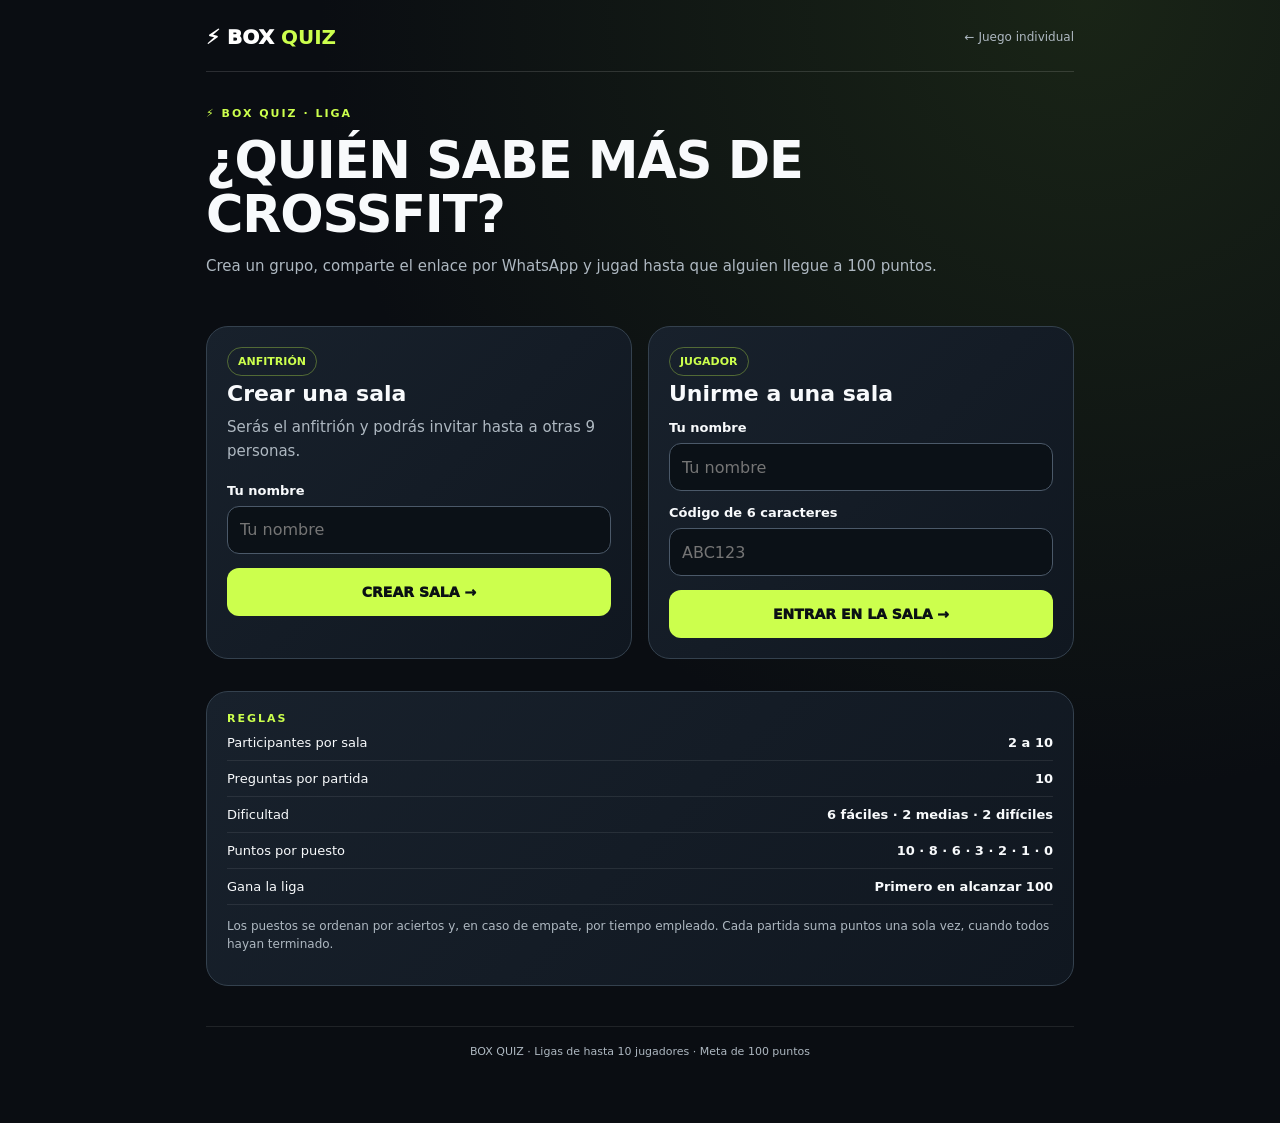
<file: **/index.html>
<!doctype html><html lang="es"><head><meta charset="utf-8"><meta name="viewport" content="width=device-width,initial-scale=1"><title>BOX QUIZ · Redirigiendo</title><meta http-equiv="refresh" content="0;url=/"></head><body><p>Abriendo BOX QUIZ…</p><script>window.location.replace('/'+window.location.search+window.location.hash)</script><a href="/">Abrir BOX QUIZ</a></body></html>
</file>
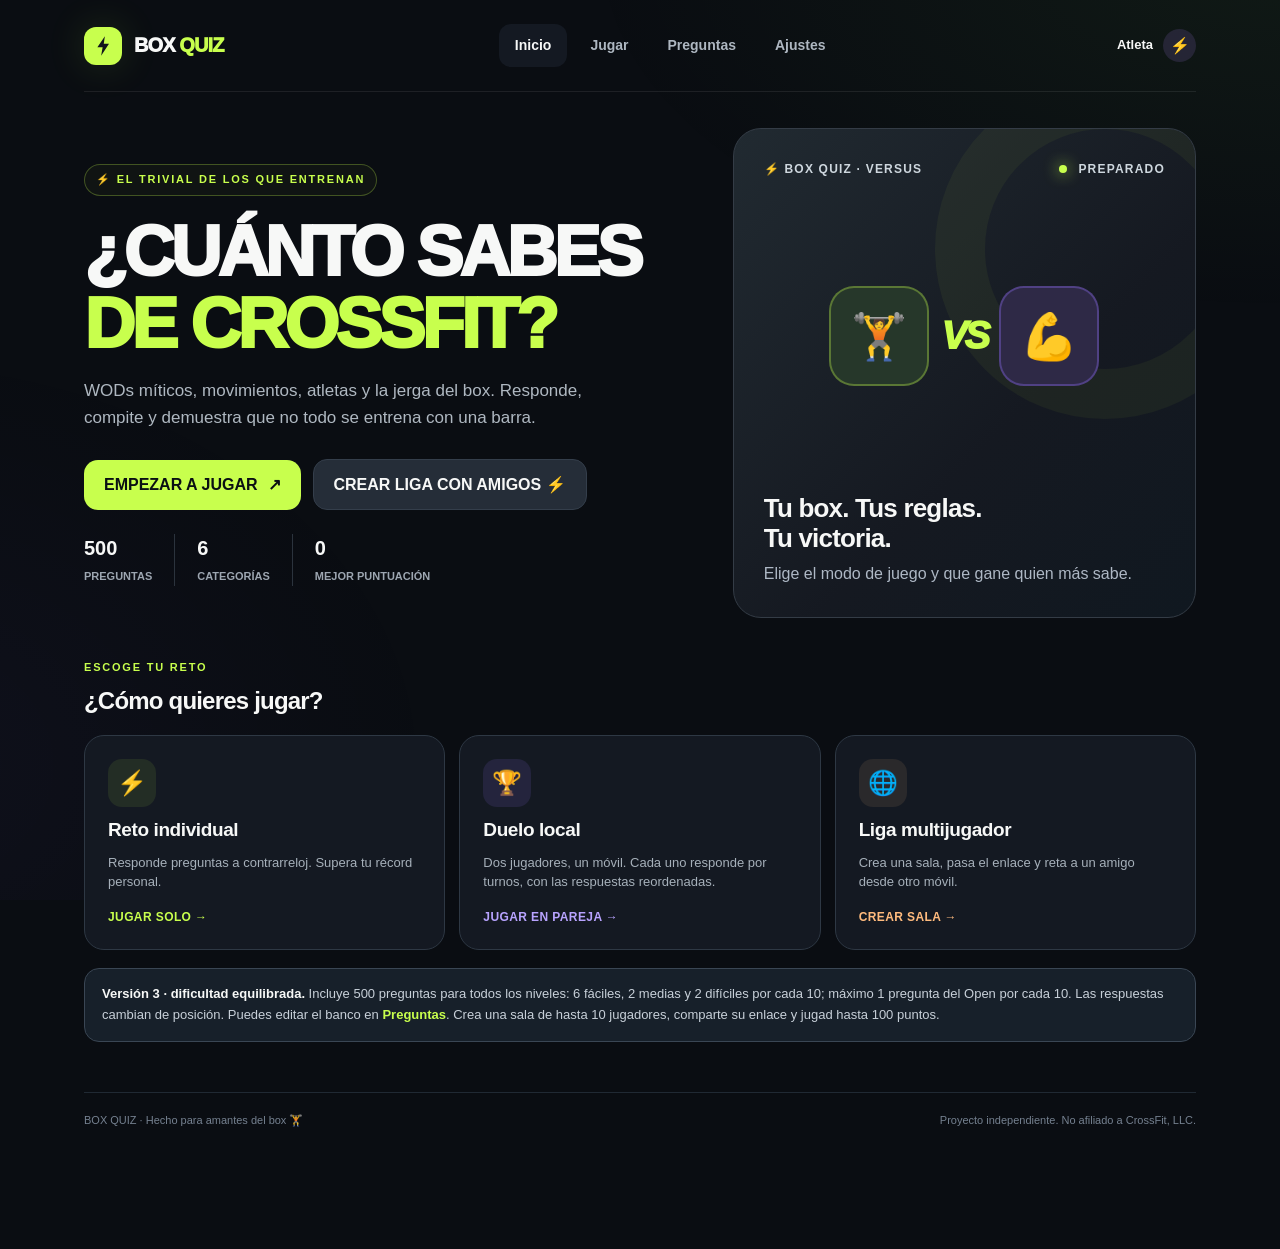
<file: individual.html>
<!doctype html>
<html lang="es">
<head>
  <meta charset="utf-8">
  <meta name="viewport" content="width=device-width, initial-scale=1, viewport-fit=cover">
  <meta name="theme-color" content="#0a0d12">
  <meta name="description" content="BOX QUIZ: demuestra lo que sabes de CrossFit con trivias y duelos entre amigos.">
  <title>BOX QUIZ — El trivial del box</title>
  
  
  <style>
:root{--bg:#0a0d12;--panel:#141922;--panel2:#1b222c;--line:#2a313c;--muted:#9da6b1;--white:#f7f8f7;--accent:#c8ff4d;--accent2:#aef43d;--purple:#9473ff;--red:#ff6f73;--green:#81e7ae;--orange:#ffbb7e;--shadow:0 20px 60px #00000044;--radius:22px;color-scheme:dark;font-family:Inter,ui-sans-serif,-apple-system,BlinkMacSystemFont,"Segoe UI",Arial,sans-serif}
*{box-sizing:border-box}html{height:100%;-webkit-text-size-adjust:100%}body{margin:0;min-height:100%;background:var(--bg);color:var(--white);line-height:1.45;overflow-x:hidden}button,input,textarea,select{font:inherit}button{cursor:pointer}button:disabled{opacity:.45;cursor:not-allowed}a{color:inherit}button:focus-visible,a:focus-visible,input:focus-visible,select:focus-visible,textarea:focus-visible{outline:2px solid var(--accent);outline-offset:3px}input,select,textarea{background:#0f141b;border:1px solid var(--line);border-radius:12px;color:var(--white);width:100%;padding:13px 14px;min-height:49px;font-size:16px}textarea{min-height:86px;resize:vertical}input::placeholder,textarea::placeholder{color:#68717d}input[type=file]{padding:10px}label{display:block;font-size:13px;font-weight:750;color:#c2c8d0;margin-bottom:7px}.loading{padding:48px;text-align:center;color:var(--muted)}.app-shell{max-width:1160px;margin:auto;padding:0 24px 100px;min-height:100vh;position:relative}.ambient{position:fixed;inset:0;z-index:-1;pointer-events:none;background:radial-gradient(700px 360px at 100% -5%,#7be94c0f,transparent),radial-gradient(570px 420px at -10% 85%,#8e68ff0b,transparent)}.topbar{min-height:92px;display:flex;justify-content:space-between;align-items:center;border-bottom:1px solid #ffffff15;gap:16px}.brand{display:flex;align-items:center;gap:12px;background:none;border:0;padding:0;color:var(--white);font-size:20px;font-weight:950;letter-spacing:-.9px;white-space:nowrap}.brand-mark{height:38px;width:38px;background:var(--accent);color:#11151b;border-radius:12px;display:grid;place-items:center;font-weight:950;box-shadow:0 0 40px #b7ff4a24}.brand-mark svg{width:24px}.brand-name em{font-style:normal;color:var(--accent)}.top-links{display:flex;align-items:center;gap:7px}.nav-item{background:none;border:0;color:#aeb7c1;padding:11px 16px;border-radius:12px;font-weight:750;font-size:14px}.nav-item:hover,.nav-item.active{background:var(--panel);color:var(--white)}.identity{display:flex;align-items:center;gap:10px;color:var(--white);font-weight:750;font-size:13px}.avatar{width:33px;height:33px;border-radius:50%;background:#b389ff24;color:#d6c5ff;display:grid;place-items:center;font-size:16px}.section{padding-top:35px}.tag,.eyebrow{display:inline-flex;align-items:center;gap:8px;text-transform:uppercase;font-size:11px;font-weight:900;letter-spacing:1.8px;color:var(--accent)}.tag{border:1px solid #c8ff4d45;border-radius:100px;padding:7px 11px;background:#c8ff4d08}.hero{display:grid;grid-template-columns:1.15fr .85fr;gap:22px;align-items:stretch;padding-top:36px}.hero-main{padding:36px 0 32px}.hero h1{font-size:clamp(42px,5.5vw,74px);line-height:1.02;letter-spacing:-3.8px;margin:20px 0 17px;font-weight:950;max-width:700px}.hero h1 span{color:var(--accent)}.hero-lead{font-size:17px;color:#afb8c1;line-height:1.6;max-width:550px;margin:0 0 28px}.hero-buttons{display:flex;align-items:center;gap:12px;flex-wrap:wrap}.btn{border:0;border-radius:14px;min-height:50px;padding:13px 20px;font-weight:900;display:inline-flex;align-items:center;justify-content:center;gap:10px;transition:transform .12s,background .12s;text-decoration:none}.btn:active{transform:scale(.98)}.btn-primary{background:var(--accent);color:#0a1013}.btn-primary:hover{background:#ddff8e}.btn-dark{background:#252d38;color:var(--white);border:1px solid #343e4b}.btn-dark:hover{background:#303a47}.btn-ghost{background:transparent;color:#cad1d8;border:1px solid var(--line)}.btn-red{color:#ffb0b3;background:#ff6f7313;border:1px solid #ff6f7360}.btn-sm{min-height:36px;padding:8px 11px;border-radius:10px;font-size:12px}.btn-block{width:100%}.hero-feature{border:1px solid #343c46;background:linear-gradient(135deg,#212a31,#151921 60%,#101820);border-radius:28px;padding:32px 30px;min-height:370px;display:flex;flex-direction:column;justify-content:space-between;position:relative;overflow:hidden}.hero-feature:after{content:"";position:absolute;width:240px;height:240px;border:50px solid #c8ff4d0c;border-radius:50%;right:-80px;top:-50px}.feature-label{display:flex;align-items:center;justify-content:space-between;font-size:12px;color:#ced7de;font-weight:800;letter-spacing:1.2px}.live-dot{width:8px;height:8px;border-radius:50%;background:var(--accent);display:inline-block;margin-right:7px;box-shadow:0 0 15px var(--accent)}.vs-graphic{display:flex;align-items:center;justify-content:center;gap:12px;position:relative;z-index:1}.face{width:100px;height:100px;border:2px solid #c8ff4d52;background:#26372a;display:grid;place-items:center;border-radius:25px;font-size:45px}.face.two{background:#2e2946;border-color:#9372ff55}.vs{text-transform:uppercase;color:var(--accent);font-size:39px;font-weight:950;font-style:italic;letter-spacing:-3px}.feature-bottom h3{font-size:26px;line-height:1.15;letter-spacing:-.8px;margin:0 0 8px}.feature-bottom p{color:#aeb8c5;margin:0}.stat-row{display:flex;gap:22px;margin-top:24px}.stat{padding-right:22px;border-right:1px solid #2b333d}.stat:last-child{border:0}.stat strong{font-size:20px;color:var(--white);display:block}.stat small{font-size:11px;color:var(--muted);font-weight:700}.section-title{display:flex;justify-content:space-between;align-items:end;gap:16px;margin:36px 0 17px}.section-title h2{font-size:24px;letter-spacing:-.8px;margin:6px 0 0}.section-title p{color:var(--muted);margin:0;font-size:13px}.mode-grid{display:grid;grid-template-columns:repeat(3,minmax(0,1fr));gap:14px}.mode-card{display:flex;flex-direction:column;align-items:flex-start;gap:9px;background:var(--panel);border:1px solid #2e3844;border-radius:20px;padding:23px;min-height:215px;color:var(--white);text-align:left;transition:transform .16s,border-color .16s}.mode-card:hover{transform:translateY(-3px);border-color:#c8ff4d88}.mode-card.purple:hover{border-color:var(--purple)}.mode-card strong{font-size:19px;letter-spacing:-.4px}.mode-card span.desc{color:#a6b0ba;font-size:13px;line-height:1.5}.mode-icon{height:48px;width:48px;border-radius:14px;background:#c8ff4d16;color:var(--accent);display:grid;place-items:center;font-size:24px}.mode-card.purple .mode-icon{color:#b8a3ff;background:#9473ff1f}.mode-card.orange .mode-icon{color:var(--orange);background:#ffbb7e18}.mode-card .card-arrow{margin-top:auto;font-size:12px;font-weight:900;color:var(--accent);letter-spacing:.4px}.mode-card.purple .card-arrow{color:#b8a3ff}.mode-card.orange .card-arrow{color:var(--orange)}.notice{border:1px solid #3a4654;border-radius:15px;padding:15px 17px;background:#17202a;color:#c8d0d9;font-size:13px;line-height:1.6}.notice strong{color:var(--white)}.notice.warn{border-color:#634b2c;background:#382c1b;color:#ffdcad}.notice.success{border-color:#386349;background:#142b20;color:#b6edc8}.notice.error{border-color:#803a46;background:#351a24;color:#ffced1}.two-cols{display:grid;grid-template-columns:1fr 1fr;gap:18px}.panel{background:var(--panel);border:1px solid var(--line);border-radius:22px;padding:26px}.panel h2,.panel h3{letter-spacing:-.7px;margin:0 0 10px}.panel p{color:var(--muted);font-size:14px;line-height:1.6}.panel-sub{margin-top:0}.form-field{margin:0 0 18px}.form-grid{display:grid;grid-template-columns:1fr 1fr;gap:14px}.page-head{display:flex;justify-content:space-between;align-items:center;gap:16px;margin-bottom:23px}.page-head h1{font-size:clamp(28px,4.3vw,42px);line-height:1.1;letter-spacing:-1.3px;margin:8px 0}.page-head p{margin:0;color:var(--muted);font-size:14px}.setup-row{display:grid;grid-template-columns:1fr 1fr;gap:16px}.card-mini{background:#111821;border:1px solid #313944;border-radius:16px;padding:17px}.card-mini strong{display:block;font-size:15px;margin:0 0 4px}.card-mini p{font-size:12px;margin:0;color:var(--muted)}.quiz-wrap{max-width:770px;margin:0 auto}.quiz-top{display:flex;align-items:center;justify-content:space-between;gap:12px;margin-bottom:19px}.quiz-progress{height:8px;background:#242c35;overflow:hidden;border-radius:15px;margin:15px 0 25px}.quiz-progress>div{height:100%;background:linear-gradient(90deg,var(--accent2),var(--accent));border-radius:15px;transition:width .25s}.quiz-card{background:var(--panel);border:1px solid #37414d;padding:35px;border-radius:28px;box-shadow:var(--shadow)}.question-line{display:flex;align-items:center;justify-content:space-between;gap:10px;margin-bottom:18px}.question-chip{font-size:11px;font-weight:900;color:#bdadff;background:#9473ff18;border:1px solid #9473ff44;padding:7px 11px;border-radius:999px;letter-spacing:.5px}.timer{font-size:20px;font-weight:950;font-variant-numeric:tabular-nums}.timer.danger{color:var(--red)}.question-title{font-size:clamp(24px,4.5vw,34px);line-height:1.25;letter-spacing:-.85px;margin:0 0 27px}.answers{display:grid;grid-template-columns:1fr 1fr;gap:12px}.answer{min-height:85px;display:flex;align-items:center;gap:12px;text-align:left;background:#1c2530;border:1px solid #3a4552;border-radius:15px;color:#f4f6f8;padding:14px 15px;font-weight:750;line-height:1.35}.answer:hover:not(:disabled){border-color:var(--accent);background:#242e34}.answer:disabled{opacity:1}.answer.correct{border-color:var(--green);background:#17392b;color:#d9ffe7}.answer.wrong{border-color:var(--red);background:#41232a;color:#ffd9db}.answer.dimmed{opacity:.5}.letter{flex-shrink:0;width:32px;height:32px;display:grid;place-items:center;border:1px solid #566171;border-radius:10px;color:#c8d0da;font-size:12px}.answer.correct .letter{background:#2e694b;border-color:#56ba81;color:white}.answer.wrong .letter{background:#7f3946;border-color:#db6676;color:white}.feedback{margin-top:23px;border:1px solid #34424d;border-radius:16px;padding:18px;background:#10181f}.feedback b{font-size:15px}.feedback p{margin:6px 0 0;color:#bcc7cf;font-size:13px}.feedback.good b{color:var(--green)}.feedback.bad b{color:#ffaaaa}.feedback.wait b{color:var(--orange)}.feedback .btn{margin-top:16px}.quiz-foot{display:flex;justify-content:space-between;gap:10px;align-items:center;margin-top:15px;color:var(--muted);font-size:12px}.result-hero{text-align:center;padding:26px 20px 32px}.result-icon{font-size:64px;line-height:1}.result-hero h1{font-size:37px;letter-spacing:-1.5px;margin:12px 0 4px}.result-hero p{color:var(--muted);margin:0}.score{font-size:72px;font-weight:1000;letter-spacing:-4px;color:var(--accent);line-height:1.2;margin:20px 0 0}.score small{font-size:19px;letter-spacing:0;color:var(--muted)}.result-stats{display:grid;grid-template-columns:repeat(3,1fr);gap:9px;margin:15px 0 24px}.result-stat{background:#1d2530;border-radius:14px;padding:14px 7px;text-align:center}.result-stat strong{font-size:23px;display:block}.result-stat span{color:var(--muted);font-size:11px}.scoreboard{display:grid;grid-template-columns:1fr auto 1fr;align-items:center;gap:9px;border:1px solid #343d49;border-radius:20px;padding:22px;background:#1a222c;margin:16px 0}.scoreboard .player{text-align:center;min-width:0}.scoreboard .player b{display:block;white-space:nowrap;overflow:hidden;text-overflow:ellipsis}.scoreboard .player strong{display:block;color:var(--accent);font-size:30px}.scoreboard .divider{text-align:center;font-size:18px;font-weight:950;color:var(--muted)}.copy-code{letter-spacing:8px;font-size:clamp(26px,5vw,42px);font-weight:1000;color:var(--accent);background:#0c1517;border:1px dashed #6a9344;border-radius:16px;padding:15px;text-align:center;margin:18px 0}.lobby-head{display:flex;align-items:center;gap:12px;margin:20px 0}.lobby-player{flex:1;background:#202a33;border:1px solid #3c4651;padding:15px;text-align:center;border-radius:14px;min-width:0}.lobby-player strong{display:block;overflow-wrap:anywhere}.lobby-player small{color:var(--muted)}.lobby-vs{font-size:17px;font-weight:1000;color:var(--accent)}.pill{display:inline-flex;align-items:center;gap:6px;border:1px solid #3d4b59;border-radius:100px;padding:5px 9px;color:#b8c3ce;font-size:11px;font-weight:900}.pill.green{border-color:#4b744a;color:var(--accent)}.toolbar{display:flex;align-items:center;gap:10px;flex-wrap:wrap;margin-bottom:17px}.toolbar input{flex:1;min-width:200px}.toolbar select{max-width:215px}.question-list{display:grid;grid-template-columns:1fr 1fr;gap:12px}.question-item{background:#141b24;border:1px solid #303946;border-radius:16px;padding:18px}.question-item h3{font-size:15px;line-height:1.4;margin:9px 0}.question-item p{color:var(--muted);font-size:12px;margin:4px 0}.question-actions{display:flex;gap:7px;margin-top:14px}.empty{text-align:center;border:1px dashed #3c4652;color:#8f9ba9;padding:35px;border-radius:18px}.bank-summary{display:flex;flex-wrap:wrap;gap:9px;margin:18px 0 24px}.category-pill{border:1px solid #343e49;background:#1c2530;border-radius:100px;padding:7px 11px;font-size:12px;color:#bfc9d4}.category-pill b{color:var(--accent);margin-left:4px}.tab-bar{display:none}.footer{border-top:1px solid #202933;margin-top:50px;padding:20px 0;color:#758190;font-size:11px;display:flex;justify-content:space-between;gap:15px;flex-wrap:wrap}.muted{color:var(--muted)}.fine{font-size:12px;color:var(--muted)}.space{height:18px}.gap8{height:8px}.gap16{height:16px}.button-row{display:flex;gap:10px;flex-wrap:wrap}.button-row>*{flex:1}.link{border:0;background:none;color:var(--accent);font-weight:850;padding:0;font-size:inherit}.checklist{padding-left:21px;color:#b3bdc8;font-size:13px;line-height:1.8}.checklist li{padding-bottom:6px}code{font-family:ui-monospace,SFMono-Regular,Consolas,monospace;font-size:.92em;color:var(--accent);overflow-wrap:anywhere}.toast{position:fixed;bottom:24px;left:50%;transform:translateX(-50%);z-index:99;max-width:min(440px,calc(100vw - 30px));background:#d1ff69;color:#111;padding:12px 18px;border-radius:12px;font-weight:800;box-shadow:var(--shadow);font-size:13px}.toast.error{background:#ffc9ce}.list-details{display:grid;gap:9px;text-align:left;margin:18px 0}.list-details .line{display:flex;justify-content:space-between;gap:18px;border-bottom:1px solid #2b3541;padding:8px 0;color:#aeb9c5;font-size:13px}.list-details .line strong{color:#f0f3f4}.caps{text-transform:uppercase;letter-spacing:1px}.mobile-only{display:none}
@media(max-width:780px){.app-shell{padding:0 18px 94px}.topbar{min-height:72px}.top-links{display:none}.identity span{display:none}.hero{grid-template-columns:1fr;padding-top:15px}.hero-main{padding:23px 0 4px}.hero h1{font-size:clamp(42px,9vw,64px);letter-spacing:-2.5px;margin:18px 0 13px}.hero-lead{font-size:15px}.hero-feature{min-height:250px;padding:24px}.face{width:76px;height:76px;font-size:35px}.feature-bottom h3{font-size:23px}.section-title{margin-top:27px}.mode-grid{grid-template-columns:1fr;gap:10px}.mode-card{min-height:0;padding:17px;display:grid;grid-template-columns:48px 1fr;column-gap:13px}.mode-icon{grid-row:span 3}.mode-card strong{align-self:end;font-size:17px}.mode-card .card-arrow{margin-top:4px}.two-cols{grid-template-columns:1fr}.setup-row{grid-template-columns:1fr}.panel{padding:20px}.question-list{grid-template-columns:1fr}.tab-bar{position:fixed;display:flex;bottom:0;left:0;right:0;z-index:20;justify-content:space-around;align-items:center;background:#131a22f7;backdrop-filter:blur(17px);border-top:1px solid #37414b;padding:9px 4px max(10px,env(safe-area-inset-bottom))}.tab-bar button{background:none;color:#8f9aa5;border:0;min-width:68px;display:grid;justify-items:center;gap:4px;font-size:10px;font-weight:800}.tab-bar button.active{color:var(--accent)}.tab-icon{font-size:23px;line-height:1}.hero-feature{margin-bottom:0}.section{padding-top:22px}.mobile-only{display:block}.footer{margin-top:35px}.copy-code{letter-spacing:5px}}
@media(max-width:530px){.app-shell{padding-inline:15px}.hero-buttons .btn{flex:1}.quiz-card{padding:19px 16px;border-radius:21px}.question-title{font-size:25px;margin-bottom:22px}.answers{grid-template-columns:1fr;gap:9px}.answer{min-height:65px;padding:11px 13px}.letter{width:30px;height:30px}.question-line{margin-bottom:13px}.quiz-wrap{margin-top:5px}.quiz-foot{align-items:start}.page-head{align-items:flex-start}.page-head h1{font-size:30px}.form-grid{grid-template-columns:1fr}.toolbar select{max-width:100%}.result-stats{gap:5px}.result-stat{padding:12px 4px}.result-stat strong{font-size:20px}.score{font-size:63px}.brand{font-size:18px}.lobby-head{gap:6px}.lobby-player{padding:12px 6px}.scoreboard{padding:16px 10px}}
@media(prefers-reduced-motion:reduce){*,*:before,*:after{transition:none!important;animation:none!important;scroll-behavior:auto!important}}
/* Evita desbordamientos en teléfonos compactos. */
.hero-main,.hero-feature,.hero-buttons,.stat-row{min-width:0}
@media(max-width:780px){.hero{grid-template-columns:minmax(0,1fr)}}
@media(max-width:360px){.stat-row{gap:11px}.stat{padding-right:11px}.stat strong{font-size:18px}.stat small{font-size:10px}.hero h1{font-size:42px}.hero-buttons .btn{font-size:12px;padding-inline:11px}}

/* BOX QUIZ V3 — niveles visibles sin saturar la pantalla */
.difficulty-chip{display:inline-flex;align-items:center;border-radius:100px;padding:6px 9px;font-size:10px;font-weight:950;letter-spacing:.45px;white-space:nowrap}
.difficulty-easy{color:#a8efb4;background:#1c473022;border:1px solid #4c9c66}
.difficulty-medium{color:#ffdc91;background:#59410e44;border:1px solid #ac8335}
.difficulty-hard{color:#ffafad;background:#57292b55;border:1px solid #a85660}
.question-line{flex-wrap:wrap}.question-line .timer{margin-left:auto}
@media(max-width:530px){.difficulty-chip{padding:5px 7px;font-size:9px}.question-chip{padding:6px 8px;font-size:10px}}

</style>
</head>
<body>
  <div id="app"><div class="loading">Cargando BOX QUIZ…</div></div>
  <script>
/* BOX QUIZ V3 — 500 preguntas, niveles fáciles/medios/difíciles */
window.BOXQUIZ_SEED = [{"id":"v2-001","category":"CrossFit Games","question":"¿Quién ganó los CrossFit Games individuales masculinos de 2007?","options":["James FitzGerald","Rich Froning","Brent Fikowski","Josh Bridges"],"correct":0,"explanation":"Campeón masculino en 2007: James FitzGerald.","difficulty":"hard"},{"id":"v2-002","category":"CrossFit Games","question":"¿Quién ganó los CrossFit Games individuales femeninos de 2007?","options":["Emma Lawson","Jolie Gentry","Aimee Cringle","Brooke Wells"],"correct":1,"explanation":"Campeona femenina en 2007: Jolie Gentry.","difficulty":"hard"},{"id":"v2-003","category":"CrossFit Games","question":"¿Quién ganó los CrossFit Games individuales masculinos de 2008?","options":["Jason Khalipa","Patrick Vellner","Brent Fikowski","Josh Bridges"],"correct":0,"explanation":"Campeón masculino en 2008: Jason Khalipa.","difficulty":"hard"},{"id":"v2-004","category":"CrossFit Games","question":"¿Quién ganó los CrossFit Games individuales femeninos de 2008?","options":["Sara Sigmundsdóttir","Brooke Wells","Tia-Clair Toomey","Caity Matter"],"correct":3,"explanation":"Campeona femenina en 2008: Caity Matter.","difficulty":"hard"},{"id":"v2-005","category":"CrossFit Games","question":"¿Quién ganó los CrossFit Games individuales masculinos de 2009?","options":["Patrick Vellner","Brent Fikowski","Mikko Salo","Graham Holmberg"],"correct":2,"explanation":"Campeón masculino en 2009: Mikko Salo.","difficulty":"hard"},{"id":"v2-006","category":"CrossFit Games","question":"¿Quién ganó los CrossFit Games individuales femeninos de 2009?","options":["Tanya Wagner","Caity Matter","Brooke Wells","Katrín Davíðsdóttir"],"correct":0,"explanation":"Campeona femenina en 2009: Tanya Wagner.","difficulty":"hard"},{"id":"v2-007","category":"CrossFit Games","question":"¿Quién ganó los CrossFit Games individuales masculinos de 2010?","options":["Brent Fikowski","Justin Medeiros","Graham Holmberg","Mat Fraser"],"correct":2,"explanation":"Campeón masculino en 2010: Graham Holmberg.","difficulty":"hard"},{"id":"v2-008","category":"CrossFit Games","question":"¿Quién ganó los CrossFit Games individuales femeninos de 2010?","options":["Anníe Thorisdóttir","Kara Saunders","Samantha Briggs","Kristan Clever"],"correct":3,"explanation":"Campeona femenina en 2010: Kristan Clever.","difficulty":"hard"},{"id":"v2-009","category":"CrossFit Games","question":"¿Quién ganó los CrossFit Games individuales masculinos de 2011?","options":["Josh Bridges","Roman Khrennikov","Patrick Vellner","Rich Froning"],"correct":3,"explanation":"Campeón masculino en 2011: Rich Froning.","difficulty":"hard"},{"id":"v2-010","category":"CrossFit Games","question":"¿Quién ganó los CrossFit Games individuales femeninos de 2011?","options":["Kara Saunders","Tia-Clair Toomey","Anníe Thorisdóttir","Mal O’Brien"],"correct":2,"explanation":"Campeona femenina en 2011: Anníe Thorisdóttir.","difficulty":"hard"},{"id":"v2-011","category":"CrossFit Games","question":"¿Quién ganó los CrossFit Games individuales masculinos de 2012?","options":["James Sprague","Mat Fraser","Roman Khrennikov","Rich Froning"],"correct":3,"explanation":"Campeón masculino en 2012: Rich Froning.","difficulty":"hard"},{"id":"v2-012","category":"CrossFit Games","question":"¿Quién ganó los CrossFit Games individuales femeninos de 2012?","options":["Emma Lawson","Anníe Thorisdóttir","Kara Saunders","Brooke Wells"],"correct":1,"explanation":"Campeona femenina en 2012: Anníe Thorisdóttir.","difficulty":"hard"},{"id":"v2-013","category":"CrossFit Games","question":"¿Quién ganó los CrossFit Games individuales masculinos de 2013?","options":["Mat Fraser","Rich Froning","Josh Bridges","Noah Ohlsen"],"correct":1,"explanation":"Campeón masculino en 2013: Rich Froning.","difficulty":"medium"},{"id":"v2-014","category":"CrossFit Games","question":"¿Quién ganó los CrossFit Games individuales femeninos de 2013?","options":["Samantha Briggs","Katrín Davíðsdóttir","Mal O’Brien","Anníe Thorisdóttir"],"correct":0,"explanation":"Campeona femenina en 2013: Samantha Briggs.","difficulty":"medium"},{"id":"v2-015","category":"CrossFit Games","question":"¿Quién ganó los CrossFit Games individuales masculinos de 2014?","options":["Noah Ohlsen","James Sprague","Brent Fikowski","Rich Froning"],"correct":3,"explanation":"Campeón masculino en 2014: Rich Froning.","difficulty":"medium"},{"id":"v2-016","category":"CrossFit Games","question":"¿Quién ganó los CrossFit Games individuales femeninos de 2014?","options":["Mal O’Brien","Camille Leblanc-Bazinet","Aimee Cringle","Kara Saunders"],"correct":1,"explanation":"Campeona femenina en 2014: Camille Leblanc-Bazinet.","difficulty":"medium"},{"id":"v2-017","category":"CrossFit Games","question":"¿Quién ganó los CrossFit Games individuales masculinos de 2015?","options":["Rich Froning","James FitzGerald","Josh Bridges","Ben Smith"],"correct":3,"explanation":"Campeón masculino en 2015: Ben Smith.","difficulty":"medium"},{"id":"v2-018","category":"CrossFit Games","question":"¿Quién ganó los CrossFit Games individuales femeninos de 2015?","options":["Brooke Wells","Katrín Davíðsdóttir","Camille Leblanc-Bazinet","Kara Saunders"],"correct":1,"explanation":"Campeona femenina en 2015: Katrín Davíðsdóttir.","difficulty":"medium"},{"id":"v2-019","category":"CrossFit Games","question":"¿Quién ganó los CrossFit Games individuales masculinos de 2016?","options":["Justin Medeiros","Mat Fraser","Roman Khrennikov","Brent Fikowski"],"correct":1,"explanation":"Campeón masculino en 2016: Mat Fraser.","difficulty":"easy"},{"id":"v2-020","category":"CrossFit Games","question":"¿Quién ganó los CrossFit Games individuales femeninos de 2016?","options":["Brooke Wells","Sara Sigmundsdóttir","Emma Lawson","Katrín Davíðsdóttir"],"correct":3,"explanation":"Campeona femenina en 2016: Katrín Davíðsdóttir.","difficulty":"medium"},{"id":"v2-021","category":"CrossFit Games","question":"¿Quién ganó los CrossFit Games individuales masculinos de 2017?","options":["Roman Khrennikov","Josh Bridges","Mikko Salo","Mat Fraser"],"correct":3,"explanation":"Campeón masculino en 2017: Mat Fraser.","difficulty":"easy"},{"id":"v2-022","category":"CrossFit Games","question":"¿Quién ganó los CrossFit Games individuales femeninos de 2017?","options":["Brooke Wells","Kara Saunders","Tia-Clair Toomey","Tanya Wagner"],"correct":2,"explanation":"Campeona femenina en 2017: Tia-Clair Toomey.","difficulty":"easy"},{"id":"v2-023","category":"CrossFit Games","question":"¿Quién ganó los CrossFit Games individuales masculinos de 2018?","options":["Mat Fraser","Noah Ohlsen","Graham Holmberg","Josh Bridges"],"correct":0,"explanation":"Campeón masculino en 2018: Mat Fraser.","difficulty":"easy"},{"id":"v2-024","category":"CrossFit Games","question":"¿Quién ganó los CrossFit Games individuales femeninos de 2018?","options":["Tia-Clair Toomey","Jolie Gentry","Emma Lawson","Mal O’Brien"],"correct":0,"explanation":"Campeona femenina en 2018: Tia-Clair Toomey.","difficulty":"easy"},{"id":"v2-025","category":"CrossFit Games","question":"¿Quién ganó los CrossFit Games individuales masculinos de 2019?","options":["Jayson Hopper","Mat Fraser","Noah Ohlsen","Jason Khalipa"],"correct":1,"explanation":"Campeón masculino en 2019: Mat Fraser.","difficulty":"easy"},{"id":"v2-026","category":"CrossFit Games","question":"¿Quién ganó los CrossFit Games individuales femeninos de 2019?","options":["Tia-Clair Toomey","Caity Matter","Sara Sigmundsdóttir","Emma Lawson"],"correct":0,"explanation":"Campeona femenina en 2019: Tia-Clair Toomey.","difficulty":"easy"},{"id":"v2-027","category":"CrossFit Games","question":"¿Quién ganó los CrossFit Games individuales masculinos de 2020?","options":["James Sprague","Justin Medeiros","Mat Fraser","Josh Bridges"],"correct":2,"explanation":"Campeón masculino en 2020: Mat Fraser.","difficulty":"easy"},{"id":"v2-028","category":"CrossFit Games","question":"¿Quién ganó los CrossFit Games individuales femeninos de 2020?","options":["Emma Lawson","Mal O’Brien","Kara Saunders","Tia-Clair Toomey"],"correct":3,"explanation":"Campeona femenina en 2020: Tia-Clair Toomey.","difficulty":"easy"},{"id":"v2-029","category":"CrossFit Games","question":"¿Quién ganó los CrossFit Games individuales masculinos de 2021?","options":["Patrick Vellner","Graham Holmberg","Justin Medeiros","Brent Fikowski"],"correct":2,"explanation":"Campeón masculino en 2021: Justin Medeiros.","difficulty":"medium"},{"id":"v2-030","category":"CrossFit Games","question":"¿Quién ganó los CrossFit Games individuales femeninos de 2021?","options":["Tia-Clair Toomey","Kristan Clever","Samantha Briggs","Mal O’Brien"],"correct":0,"explanation":"Campeona femenina en 2021: Tia-Clair Toomey.","difficulty":"easy"},{"id":"v2-031","category":"CrossFit Games","question":"¿Quién ganó los CrossFit Games individuales masculinos de 2022?","options":["Josh Bridges","Brent Fikowski","Justin Medeiros","Jason Khalipa"],"correct":2,"explanation":"Campeón masculino en 2022: Justin Medeiros.","difficulty":"medium"},{"id":"v2-032","category":"CrossFit Games","question":"¿Quién ganó los CrossFit Games individuales femeninos de 2022?","options":["Sara Sigmundsdóttir","Brooke Wells","Tia-Clair Toomey","Kara Saunders"],"correct":2,"explanation":"Campeona femenina en 2022: Tia-Clair Toomey.","difficulty":"easy"},{"id":"v2-033","category":"CrossFit Games","question":"¿Quién ganó los CrossFit Games individuales masculinos de 2023?","options":["Brent Fikowski","Jeffrey Adler","Justin Medeiros","Patrick Vellner"],"correct":1,"explanation":"Campeón masculino en 2023: Jeffrey Adler.","difficulty":"medium"},{"id":"v2-034","category":"CrossFit Games","question":"¿Quién ganó los CrossFit Games individuales femeninos de 2023?","options":["Anníe Thorisdóttir","Laura Horvath","Tanya Wagner","Tia-Clair Toomey"],"correct":1,"explanation":"Campeona femenina en 2023: Laura Horvath.","difficulty":"medium"},{"id":"v2-035","category":"CrossFit Games","question":"¿Quién ganó los CrossFit Games individuales masculinos de 2024?","options":["Rich Froning","James Sprague","Jeffrey Adler","Patrick Vellner"],"correct":1,"explanation":"Campeón masculino en 2024: James Sprague.","difficulty":"medium"},{"id":"v2-036","category":"CrossFit Games","question":"¿Quién ganó los CrossFit Games individuales femeninos de 2024?","options":["Katrín Davíðsdóttir","Tia-Clair Toomey","Jolie Gentry","Brooke Wells"],"correct":1,"explanation":"Campeona femenina en 2024: Tia-Clair Toomey.","difficulty":"medium"},{"id":"v2-037","category":"CrossFit Games","question":"¿Quién ganó los CrossFit Games individuales masculinos de 2025?","options":["Noah Ohlsen","Mat Fraser","Jayson Hopper","Josh Bridges"],"correct":2,"explanation":"Campeón masculino en 2025: Jayson Hopper.","difficulty":"medium"},{"id":"v2-038","category":"CrossFit Games","question":"¿Quién ganó los CrossFit Games individuales femeninos de 2025?","options":["Mal O’Brien","Aimee Cringle","Tia-Clair Toomey","Anníe Thorisdóttir"],"correct":2,"explanation":"Campeona femenina en 2025: Tia-Clair Toomey.","difficulty":"medium"},{"id":"v2-039","category":"CrossFit Games","question":"¿Quién ganó los CrossFit Games individuales masculinos de 2026?","options":["Brent Fikowski","Ben Smith","James Sprague","Patrick Vellner"],"correct":2,"explanation":"Campeón masculino en 2026: James Sprague.","difficulty":"medium"},{"id":"v2-040","category":"CrossFit Games","question":"¿Quién ganó los CrossFit Games individuales femeninos de 2026?","options":["Emma Lawson","Sara Sigmundsdóttir","Jolie Gentry","Aimee Cringle"],"correct":3,"explanation":"Campeona femenina en 2026: Aimee Cringle.","difficulty":"medium"},{"id":"v2-041","category":"CrossFit Games","question":"¿Qué pareja ganó el título individual masculino y femenino en los Games de 2007?","options":["Ben Smith y Katrín Davíðsdóttir","James Sprague y Tia-Clair Toomey","Mat Fraser y Tia-Clair Toomey","James FitzGerald y Jolie Gentry"],"correct":3,"explanation":"El doblete de 2007 fue James FitzGerald y Jolie Gentry.","difficulty":"hard"},{"id":"v2-042","category":"CrossFit Games","question":"¿Qué pareja ganó el título individual masculino y femenino en los Games de 2008?","options":["Rich Froning y Anníe Thorisdóttir","Justin Medeiros y Tia-Clair Toomey","James Sprague y Tia-Clair Toomey","Jason Khalipa y Caity Matter"],"correct":3,"explanation":"El doblete de 2008 fue Jason Khalipa y Caity Matter.","difficulty":"hard"},{"id":"v2-043","category":"CrossFit Games","question":"¿Qué pareja ganó el título individual masculino y femenino en los Games de 2009?","options":["Mikko Salo y Tanya Wagner","Jeffrey Adler y Laura Horvath","Rich Froning y Samantha Briggs","Mat Fraser y Tia-Clair Toomey"],"correct":0,"explanation":"El doblete de 2009 fue Mikko Salo y Tanya Wagner.","difficulty":"hard"},{"id":"v2-044","category":"CrossFit Games","question":"¿Qué pareja ganó el título individual masculino y femenino en los Games de 2010?","options":["Jason Khalipa y Caity Matter","Graham Holmberg y Kristan Clever","James Sprague y Tia-Clair Toomey","Ben Smith y Katrín Davíðsdóttir"],"correct":1,"explanation":"El doblete de 2010 fue Graham Holmberg y Kristan Clever.","difficulty":"hard"},{"id":"v2-045","category":"CrossFit Games","question":"¿Qué pareja ganó el título individual masculino y femenino en los Games de 2011?","options":["Justin Medeiros y Tia-Clair Toomey","Rich Froning y Anníe Thorisdóttir","Jeffrey Adler y Laura Horvath","James FitzGerald y Jolie Gentry"],"correct":1,"explanation":"El doblete de 2011 fue Rich Froning y Anníe Thorisdóttir.","difficulty":"hard"},{"id":"v2-046","category":"CrossFit Games","question":"¿Qué pareja ganó el título individual masculino y femenino en los Games de 2012?","options":["Rich Froning y Anníe Thorisdóttir","James Sprague y Aimee Cringle","Rich Froning y Samantha Briggs","Rich Froning y Camille Leblanc-Bazinet"],"correct":0,"explanation":"El doblete de 2012 fue Rich Froning y Anníe Thorisdóttir.","difficulty":"hard"},{"id":"v2-047","category":"CrossFit Games","question":"¿Qué pareja ganó el título individual masculino y femenino en los Games de 2013?","options":["Rich Froning y Samantha Briggs","Mat Fraser y Tia-Clair Toomey","Justin Medeiros y Tia-Clair Toomey","James FitzGerald y Jolie Gentry"],"correct":0,"explanation":"El doblete de 2013 fue Rich Froning y Samantha Briggs.","difficulty":"hard"},{"id":"v2-048","category":"CrossFit Games","question":"¿Qué pareja ganó el título individual masculino y femenino en los Games de 2014?","options":["James Sprague y Tia-Clair Toomey","James FitzGerald y Jolie Gentry","Rich Froning y Camille Leblanc-Bazinet","Mikko Salo y Tanya Wagner"],"correct":2,"explanation":"El doblete de 2014 fue Rich Froning y Camille Leblanc-Bazinet.","difficulty":"hard"},{"id":"v2-049","category":"CrossFit Games","question":"¿Qué pareja ganó el título individual masculino y femenino en los Games de 2015?","options":["Ben Smith y Katrín Davíðsdóttir","Rich Froning y Camille Leblanc-Bazinet","Rich Froning y Anníe Thorisdóttir","James Sprague y Aimee Cringle"],"correct":0,"explanation":"El doblete de 2015 fue Ben Smith y Katrín Davíðsdóttir.","difficulty":"hard"},{"id":"v2-050","category":"CrossFit Games","question":"¿Qué pareja ganó el título individual masculino y femenino en los Games de 2016?","options":["Mat Fraser y Katrín Davíðsdóttir","Mat Fraser y Tia-Clair Toomey","Rich Froning y Camille Leblanc-Bazinet","Graham Holmberg y Kristan Clever"],"correct":0,"explanation":"El doblete de 2016 fue Mat Fraser y Katrín Davíðsdóttir.","difficulty":"hard"},{"id":"v2-051","category":"CrossFit Games","question":"¿Qué pareja ganó el título individual masculino y femenino en los Games de 2017?","options":["Mat Fraser y Tia-Clair Toomey","Rich Froning y Camille Leblanc-Bazinet","Mikko Salo y Tanya Wagner","Graham Holmberg y Kristan Clever"],"correct":0,"explanation":"El doblete de 2017 fue Mat Fraser y Tia-Clair Toomey.","difficulty":"hard"},{"id":"v2-052","category":"CrossFit Games","question":"¿Qué pareja ganó el título individual masculino y femenino en los Games de 2018?","options":["Ben Smith y Katrín Davíðsdóttir","James Sprague y Tia-Clair Toomey","Mat Fraser y Tia-Clair Toomey","Jason Khalipa y Caity Matter"],"correct":2,"explanation":"El doblete de 2018 fue Mat Fraser y Tia-Clair Toomey.","difficulty":"hard"},{"id":"v2-053","category":"CrossFit Games","question":"¿Qué pareja ganó el título individual masculino y femenino en los Games de 2019?","options":["James FitzGerald y Jolie Gentry","Rich Froning y Anníe Thorisdóttir","Mikko Salo y Tanya Wagner","Mat Fraser y Tia-Clair Toomey"],"correct":3,"explanation":"El doblete de 2019 fue Mat Fraser y Tia-Clair Toomey.","difficulty":"hard"},{"id":"v2-054","category":"CrossFit Games","question":"¿Qué pareja ganó el título individual masculino y femenino en los Games de 2020?","options":["Mikko Salo y Tanya Wagner","James FitzGerald y Jolie Gentry","Mat Fraser y Tia-Clair Toomey","Rich Froning y Anníe Thorisdóttir"],"correct":2,"explanation":"El doblete de 2020 fue Mat Fraser y Tia-Clair Toomey.","difficulty":"hard"},{"id":"v2-055","category":"CrossFit Games","question":"¿Qué pareja ganó el título individual masculino y femenino en los Games de 2021?","options":["Jayson Hopper y Tia-Clair Toomey","Mat Fraser y Tia-Clair Toomey","Justin Medeiros y Tia-Clair Toomey","Ben Smith y Katrín Davíðsdóttir"],"correct":2,"explanation":"El doblete de 2021 fue Justin Medeiros y Tia-Clair Toomey.","difficulty":"hard"},{"id":"v2-056","category":"CrossFit Games","question":"¿Qué pareja ganó el título individual masculino y femenino en los Games de 2022?","options":["Rich Froning y Anníe Thorisdóttir","Mat Fraser y Katrín Davíðsdóttir","Mikko Salo y Tanya Wagner","Justin Medeiros y Tia-Clair Toomey"],"correct":3,"explanation":"El doblete de 2022 fue Justin Medeiros y Tia-Clair Toomey.","difficulty":"hard"},{"id":"v2-057","category":"CrossFit Games","question":"¿Qué pareja ganó el título individual masculino y femenino en los Games de 2023?","options":["Justin Medeiros y Tia-Clair Toomey","James Sprague y Aimee Cringle","Mat Fraser y Katrín Davíðsdóttir","Jeffrey Adler y Laura Horvath"],"correct":3,"explanation":"El doblete de 2023 fue Jeffrey Adler y Laura Horvath.","difficulty":"hard"},{"id":"v2-058","category":"CrossFit Games","question":"¿Qué pareja ganó el título individual masculino y femenino en los Games de 2024?","options":["James Sprague y Tia-Clair Toomey","James FitzGerald y Jolie Gentry","Rich Froning y Anníe Thorisdóttir","Justin Medeiros y Tia-Clair Toomey"],"correct":0,"explanation":"El doblete de 2024 fue James Sprague y Tia-Clair Toomey.","difficulty":"hard"},{"id":"v2-059","category":"CrossFit Games","question":"¿Qué pareja ganó el título individual masculino y femenino en los Games de 2025?","options":["Mikko Salo y Tanya Wagner","Justin Medeiros y Tia-Clair Toomey","Jayson Hopper y Tia-Clair Toomey","James Sprague y Aimee Cringle"],"correct":2,"explanation":"El doblete de 2025 fue Jayson Hopper y Tia-Clair Toomey.","difficulty":"hard"},{"id":"v2-060","category":"CrossFit Games","question":"¿Qué pareja ganó el título individual masculino y femenino en los Games de 2026?","options":["Justin Medeiros y Tia-Clair Toomey","James FitzGerald y Jolie Gentry","James Sprague y Aimee Cringle","Rich Froning y Samantha Briggs"],"correct":2,"explanation":"El doblete de 2026 fue James Sprague y Aimee Cringle.","difficulty":"hard"},{"id":"v2-061","category":"CrossFit Games","question":"¿En qué año se proclamó campeón/a individual de los Games Ben Smith?","options":["2017","2014","2018","2015"],"correct":3,"explanation":"Ben Smith ganó la edición de 2015.","difficulty":"hard"},{"id":"v2-062","category":"CrossFit Games","question":"¿En qué año se proclamó campeón/a individual de los Games Jason Khalipa?","options":["2007","2011","2008","2012"],"correct":2,"explanation":"Jason Khalipa ganó la edición de 2008.","difficulty":"hard"},{"id":"v2-063","category":"CrossFit Games","question":"¿En qué año se proclamó campeón/a individual de los Games Mikko Salo?","options":["2011","2009","2007","2010"],"correct":1,"explanation":"Mikko Salo ganó la edición de 2009.","difficulty":"hard"},{"id":"v2-064","category":"CrossFit Games","question":"¿En qué año se proclamó campeón/a individual de los Games Graham Holmberg?","options":["2012","2011","2009","2010"],"correct":3,"explanation":"Graham Holmberg ganó la edición de 2010.","difficulty":"hard"},{"id":"v2-065","category":"CrossFit Games","question":"¿En qué año se proclamó campeón/a individual de los Games Samantha Briggs?","options":["2016","2010","2013","2012"],"correct":2,"explanation":"Samantha Briggs ganó la edición de 2013.","difficulty":"hard"},{"id":"v2-066","category":"CrossFit Games","question":"¿En qué año se proclamó campeón/a individual de los Games Camille Leblanc-Bazinet?","options":["2014","2015","2012","2017"],"correct":0,"explanation":"Camille Leblanc-Bazinet ganó la edición de 2014.","difficulty":"hard"},{"id":"v2-067","category":"CrossFit Games","question":"¿En qué año se proclamó campeón/a individual de los Games Laura Horvath?","options":["2022","2023","2021","2025"],"correct":1,"explanation":"Laura Horvath ganó la edición de 2023.","difficulty":"hard"},{"id":"v2-068","category":"CrossFit Games","question":"¿En qué año se proclamó campeón/a individual de los Games Jeffrey Adler?","options":["2021","2023","2026","2022"],"correct":1,"explanation":"Jeffrey Adler ganó la edición de 2023.","difficulty":"hard"},{"id":"v2-069","category":"CrossFit Games","question":"¿En qué año se proclamó campeón/a individual de los Games Jayson Hopper?","options":["2026","2025","2021","2023"],"correct":1,"explanation":"Jayson Hopper ganó la edición de 2025.","difficulty":"hard"},{"id":"v2-070","category":"CrossFit Games","question":"¿En qué año se proclamó campeón/a individual de los Games Aimee Cringle?","options":["2025","2023","2026","2024"],"correct":2,"explanation":"Aimee Cringle ganó la edición de 2026.","difficulty":"hard"},{"id":"v2-071","category":"CrossFit Games","question":"¿En qué año se proclamó campeón/a individual de los Games James FitzGerald?","options":["2010","2007","2011","2009"],"correct":1,"explanation":"James FitzGerald ganó la edición de 2007.","difficulty":"hard"},{"id":"v2-072","category":"CrossFit Games","question":"¿En qué año se proclamó campeón/a individual de los Games Jolie Gentry?","options":["2011","2010","2009","2007"],"correct":3,"explanation":"Jolie Gentry ganó la edición de 2007.","difficulty":"hard"},{"id":"v2-073","category":"CrossFit Games","question":"¿Qué significa «HWPO», lema asociado a Mat Fraser?","options":["Heavy Weight Push Only","High Workouts Power Output","Hard Work Pays Off","Hard WODs Perfect Outcome"],"correct":2,"explanation":"El lema de Fraser significa Hard Work Pays Off.","difficulty":"easy"},{"id":"v2-074","category":"CrossFit Games","question":"¿En qué disciplina olímpica destacó Mat Fraser antes del CrossFit?","options":["Natación","Halterofilia","Lucha grecorromana","Esquí alpino"],"correct":1,"explanation":"Fraser compitió en halterofilia antes de CrossFit.","difficulty":"easy"},{"id":"v2-075","category":"CrossFit Games","question":"¿Qué atleta ganó los Games masculinos de 2015 tras ser segundo Fraser?","options":["Rich Froning","Scott Panchik","Ben Smith","Josh Bridges"],"correct":2,"explanation":"Ben Smith superó a Fraser en 2015.","difficulty":"easy"},{"id":"v2-076","category":"CrossFit Games","question":"¿Cuántos títulos individuales masculinos ganó Mat Fraser?","options":["4","5","7","6"],"correct":1,"explanation":"Fraser ganó de 2016 a 2020: cinco.","difficulty":"easy"},{"id":"v2-077","category":"CrossFit Games","question":"¿En qué evento de 2018 cayó Mat Fraser al pasar una red de carga?","options":["Chaos","The Crit","The Fibonacci Final","The Battleground"],"correct":3,"explanation":"La caída fue en la red de carga del evento The Battleground de 2018.","difficulty":"medium"},{"id":"v2-078","category":"CrossFit Games","question":"¿Qué obstáculo provocó la caída de Fraser en The Battleground de 2018?","options":["Una red de carga","Un muro de handstand push-ups","Una cuerda vertical de trepa","Un pegboard"],"correct":0,"explanation":"Fue en un cargo net del circuito de obstáculos, no una cuerda de trepa.","difficulty":"hard"},{"id":"v2-079","category":"CrossFit Games","question":"¿En qué año sufrió Fraser la célebre caída en The Battleground?","options":["2017","2019","2018","2015"],"correct":2,"explanation":"Ocurrió en 2018.","difficulty":"hard"},{"id":"v2-080","category":"CrossFit Games","question":"¿En qué Games perjudicó el Soccer Chipper el rendimiento de Fraser en la cuerda?","options":["2017","2015","2016","2014"],"correct":1,"explanation":"En 2015, legless rope climbs formaban parte del Soccer Chipper.","difficulty":"hard"},{"id":"v2-081","category":"CrossFit Games","question":"¿Cuál fue el elemento de trepa del Soccer Chipper 2015?","options":["Cuatro legless rope climbs","Tres rope climbs con pies","Ocho rope climbs con pies","Dos subidas a pegboard"],"correct":0,"explanation":"El evento combinaba Pig flip, legless rope climbs y handstand walk.","difficulty":"hard"},{"id":"v2-082","category":"CrossFit Games","question":"¿Quién ganó el evento Soccer Chipper masculino de 2015?","options":["Rich Froning","Mat Fraser","Ben Smith","Noah Ohlsen"],"correct":2,"explanation":"Ben Smith ganó y recortó la ventaja de Fraser.","difficulty":"hard"},{"id":"v2-083","category":"CrossFit Games","question":"¿Qué gran obstáculo de carga formaba parte del Soccer Chipper de 2015?","options":["The Worm","The Pig","The Yoke","The Snail"],"correct":1,"explanation":"The Pig era una estructura pesada que había que voltear.","difficulty":"hard"},{"id":"v2-084","category":"CrossFit Games","question":"¿Qué dos atletas dominaron la clasificación masculina de 2015 en la lucha por el título?","options":["Rich Froning y Jason Khalipa","Jeffrey Adler y James Sprague","Justin Medeiros y Pat Vellner","Ben Smith y Mat Fraser"],"correct":3,"explanation":"Smith fue primero y Fraser segundo.","difficulty":"medium"},{"id":"v2-085","category":"CrossFit Games","question":"¿Qué atleta fue segundo en los Games de 2014 y de 2015?","options":["Ben Smith","Brent Fikowski","Mat Fraser","Scott Panchik"],"correct":2,"explanation":"Fraser encadenó dos platas antes de sus cinco títulos.","difficulty":"medium"},{"id":"v2-086","category":"CrossFit Games","question":"¿Qué atleta estuvo varios años cerca de ganar antes de su primer título en 2016?","options":["Mat Fraser","Jayson Hopper","Justin Medeiros","Jeffrey Adler"],"correct":0,"explanation":"Fraser fue segundo en 2014 y 2015.","difficulty":"medium"},{"id":"v2-087","category":"CrossFit Games","question":"¿Dónde se celebraron los primeros CrossFit Games?","options":["Carson, California","Fort Worth, Texas","Aromas, California","Madison, Wisconsin"],"correct":2,"explanation":"La primera sede fue el CrossFit Ranch de Aromas.","difficulty":"easy"},{"id":"v2-088","category":"CrossFit Games","question":"¿Qué atleta era conocido como «The Engine» en los Games?","options":["Samantha Briggs","Brooke Wells","Katrín Davíðsdóttir","Camille Leblanc-Bazinet"],"correct":0,"explanation":"Sam Briggs recibió el apodo de The Engine.","difficulty":"medium"},{"id":"v2-089","category":"CrossFit Games","question":"Si dos atletas reman al mismo ritmo por 500 m, ¿qué indica un split menor?","options":["Que acaba necesariamente después","Que el atleta va más rápido","Que hace menos calorías por igualdad de tiempo","Que el atleta produce menos metros por minuto"],"correct":1,"explanation":"Un split menor implica mayor velocidad de remo.","difficulty":"medium"},{"id":"v2-090","category":"CrossFit Games","question":"¿En qué año ganó Tia-Clair Toomey su primer título individual?","options":["2018","2017","2016","2019"],"correct":1,"explanation":"Toomey fue primera en 2017.","difficulty":"easy"},{"id":"v2-091","category":"CrossFit Games","question":"¿En qué año se disputaron los primeros CrossFit Games?","options":["2008","2010","2009","2007"],"correct":3,"explanation":"La primera edición se celebró en Aromas, California, en 2007.","difficulty":"easy"},{"id":"v2-092","category":"CrossFit Games","question":"¿En qué año apareció por primera vez el Open de CrossFit?","options":["2007","2014","2009","2011"],"correct":3,"explanation":"El primer Open fue en 2011.","difficulty":"easy"},{"id":"v2-093","category":"CrossFit Games","question":"¿En qué año se utilizó por primera vez una mancuerna en el Open individual?","options":["2018","2017","2015","2016"],"correct":1,"explanation":"El Open 17.1 introdujo la mancuerna individual en el Open.","difficulty":"medium"},{"id":"v2-094","category":"CrossFit Games","question":"¿Qué Open de 2018 repetía una escalera de thrusters y C2B de años anteriores?","options":["18.5","18.2","18.4","18.3"],"correct":0,"explanation":"18.5 replicó el esquema de 11.6 / 12.5.","difficulty":"hard"},{"id":"v2-095","category":"CrossFit Games","question":"¿En qué ciudad se celebraron los Games desde 2017 hasta 2023?","options":["Aromas, California","Carson, California","Fort Worth, Texas","Madison, Wisconsin"],"correct":3,"explanation":"Madison fue sede habitual del 2017 al 2023.","difficulty":"easy"},{"id":"v2-096","category":"CrossFit Games","question":"¿A qué ciudad se trasladaron los Games de 2024?","options":["Carson, California","Austin, Texas","Fort Worth, Texas","Madison, Wisconsin"],"correct":2,"explanation":"En 2024 se celebraron en Fort Worth.","difficulty":"easy"},{"id":"v2-097","category":"CrossFit Games","question":"¿En qué año comenzó la racha de cuatro títulos individuales seguidos de Rich Froning?","options":["2011","2012","2013","2010"],"correct":0,"explanation":"Ganó de 2011 a 2014.","difficulty":"medium"},{"id":"v2-098","category":"CrossFit Games","question":"¿En qué año se fundó CrossFit como empresa?","options":["2000","2010","2005","1995"],"correct":0,"explanation":"CrossFit, Inc. se fundó en 2000.","difficulty":"medium"},{"id":"v2-099","category":"CrossFit Games","question":"¿Qué atleta ganó dos títulos individuales consecutivos en 2021 y 2022?","options":["James Sprague","Ben Smith","Jeffrey Adler","Justin Medeiros"],"correct":3,"explanation":"Medeiros obtuvo dos títulos seguidos.","difficulty":"medium"},{"id":"v2-100","category":"CrossFit Games","question":"¿Quién fue uno de los presentadores históricos del Open y director de los Games?","options":["Mat Fraser","Noah Ohlsen","Jason Khalipa","Dave Castro"],"correct":3,"explanation":"Dave Castro dirigió eventos y anuncios de Open.","difficulty":"medium"},{"id":"v2-102","category":"CrossFit Open","question":"¿Qué combinación corresponde al Open 11.1?","options":["9 deadlifts + 12 push-ups + 15 box jumps","Thrusters y chest-to-bar en escalera 3-6-9...","5 power cleans + 10 toes-to-bar + 15 wall balls","30 double-unders + 15 power snatches"],"correct":3,"explanation":"11.1: 30 double-unders por 15 power snatches.","difficulty":"hard"},{"id":"v2-104","category":"CrossFit Open","question":"¿Qué combinación corresponde al Open 11.2?","options":["30 double-unders + 15 power snatches","Squat clean + jerk con 165 lb","9 deadlifts + 12 push-ups + 15 box jumps","5 power cleans + 10 toes-to-bar + 15 wall balls"],"correct":2,"explanation":"11.2: 9-12-15 con deadlift, flexiones y cajón.","difficulty":"hard"},{"id":"v2-106","category":"CrossFit Open","question":"¿Qué combinación corresponde al Open 11.3?","options":["30 double-unders + 15 power snatches","Squat clean + jerk con 165 lb","9 deadlifts + 12 push-ups + 15 box jumps","60 bar-facing burpees + 30 overhead squats + 10 ring muscle-ups"],"correct":1,"explanation":"11.3: Clean y jerk pesado en AMRAP de 5 minutos.","difficulty":"hard"},{"id":"v2-108","category":"CrossFit Open","question":"¿Qué combinación corresponde al Open 11.4?","options":["60 bar-facing burpees + 30 overhead squats + 10 ring muscle-ups","Squat clean + jerk con 165 lb","Thrusters y chest-to-bar en escalera 3-6-9...","5 power cleans + 10 toes-to-bar + 15 wall balls"],"correct":0,"explanation":"11.4: 60 burpees antes de overhead squats y muscle-ups.","difficulty":"hard"},{"id":"v2-110","category":"CrossFit Open","question":"¿Qué combinación corresponde al Open 11.5?","options":["9 deadlifts + 12 push-ups + 15 box jumps","60 bar-facing burpees + 30 overhead squats + 10 ring muscle-ups","Thrusters y chest-to-bar en escalera 3-6-9...","5 power cleans + 10 toes-to-bar + 15 wall balls"],"correct":3,"explanation":"11.5: 5-10-15 de power cleans, toes-to-bar y wall balls.","difficulty":"hard"},{"id":"v2-112","category":"CrossFit Open","question":"¿Qué combinación corresponde al Open 11.6?","options":["9 deadlifts + 12 push-ups + 15 box jumps","60 bar-facing burpees + 30 overhead squats + 10 ring muscle-ups","Thrusters y chest-to-bar en escalera 3-6-9...","30 double-unders + 15 power snatches"],"correct":2,"explanation":"11.6: Escalera 3-6-9 de thrusters y chest-to-bar.","difficulty":"hard"},{"id":"v2-114","category":"CrossFit Open","question":"¿Qué combinación corresponde al Open 12.1?","options":["15 box jumps + 12 push presses + 9 toes-to-bar","150 wall balls + 90 double-unders + 30 muscle-ups","30 snatches por tramo con carga ascendente","Burpees exclusivamente"],"correct":3,"explanation":"12.1: Solo burpees durante siete minutos.","difficulty":"medium"},{"id":"v2-116","category":"CrossFit Open","question":"¿Qué combinación corresponde al Open 12.2?","options":["Escalera de thrusters y chest-to-bar 3-6-9...","150 wall balls + 90 double-unders + 30 muscle-ups","30 snatches por tramo con carga ascendente","15 box jumps + 12 push presses + 9 toes-to-bar"],"correct":2,"explanation":"12.2: Bloques de 30 snatches cada vez más pesados.","difficulty":"hard"},{"id":"v2-118","category":"CrossFit Open","question":"¿Qué combinación corresponde al Open 12.3?","options":["Burpees exclusivamente","15 box jumps + 12 push presses + 9 toes-to-bar","30 snatches por tramo con carga ascendente","Escalera de thrusters y chest-to-bar 3-6-9..."],"correct":1,"explanation":"12.3: 15-12-9 con box jumps, push presses y TTB.","difficulty":"hard"},{"id":"v2-120","category":"CrossFit Open","question":"¿Qué combinación corresponde al Open 12.4?","options":["Escalera de thrusters y chest-to-bar 3-6-9...","15 box jumps + 12 push presses + 9 toes-to-bar","Burpees exclusivamente","150 wall balls + 90 double-unders + 30 muscle-ups"],"correct":3,"explanation":"12.4: 150 wall balls antes de 90 dobles y 30 muscle-ups.","difficulty":"hard"},{"id":"v2-122","category":"CrossFit Open","question":"¿Qué combinación corresponde al Open 12.5?","options":["15 box jumps + 12 push presses + 9 toes-to-bar","Escalera de thrusters y chest-to-bar 3-6-9...","Burpees exclusivamente","150 wall balls + 90 double-unders + 30 muscle-ups"],"correct":1,"explanation":"12.5: Escalera 3-6-9 de thrusters y chest-to-bar.","difficulty":"hard"},{"id":"v2-124","category":"CrossFit Open","question":"¿Qué combinación corresponde al Open 13.1?","options":["150 wall balls + 90 double-unders + 30 muscle-ups","5 shoulder-to-overhead + 10 deadlifts + 15 box jumps","Clean & jerks y toes-to-bar en escalera 3-6-9...","Burpees y snatches con cargas crecientes"],"correct":3,"explanation":"13.1: 40-30-20-10 burpees intercalados con snatches.","difficulty":"hard"},{"id":"v2-126","category":"CrossFit Open","question":"¿Qué combinación corresponde al Open 13.2?","options":["15 thrusters + 15 chest-to-bar por ronda; ampliaciones","5 shoulder-to-overhead + 10 deadlifts + 15 box jumps","Burpees y snatches con cargas crecientes","150 wall balls + 90 double-unders + 30 muscle-ups"],"correct":1,"explanation":"13.2: 5-10-15: shoulder-to-overhead, deadlift y cajón.","difficulty":"hard"},{"id":"v2-128","category":"CrossFit Open","question":"¿Qué combinación corresponde al Open 13.3?","options":["5 shoulder-to-overhead + 10 deadlifts + 15 box jumps","15 thrusters + 15 chest-to-bar por ronda; ampliaciones","Clean & jerks y toes-to-bar en escalera 3-6-9...","150 wall balls + 90 double-unders + 30 muscle-ups"],"correct":3,"explanation":"13.3: 150 wall balls, 90 double-unders y 30 muscle-ups.","difficulty":"hard"},{"id":"v2-130","category":"CrossFit Open","question":"¿Qué combinación corresponde al Open 13.4?","options":["15 thrusters + 15 chest-to-bar por ronda; ampliaciones","Burpees y snatches con cargas crecientes","Clean & jerks y toes-to-bar en escalera 3-6-9...","150 wall balls + 90 double-unders + 30 muscle-ups"],"correct":2,"explanation":"13.4: Escalera 3-6-9 de clean & jerks y TTB.","difficulty":"hard"},{"id":"v2-132","category":"CrossFit Open","question":"¿Qué combinación corresponde al Open 13.5?","options":["5 shoulder-to-overhead + 10 deadlifts + 15 box jumps","150 wall balls + 90 double-unders + 30 muscle-ups","Clean & jerks y toes-to-bar en escalera 3-6-9...","15 thrusters + 15 chest-to-bar por ronda; ampliaciones"],"correct":3,"explanation":"13.5: Rondas de thrusters y C2B con extensión de 4 min.","difficulty":"hard"},{"id":"v2-134","category":"CrossFit Open","question":"¿Qué combinación corresponde al Open 14.1?","options":["Deadlifts crecientes + 15 box jumps por bloque","60 cal row + 50 TTB + 40 wall balls + 30 cleans + 20 muscle-ups","30 double-unders + 15 power snatches","Overhead squats + chest-to-bar con ventanas de 3 min"],"correct":2,"explanation":"14.1: Repetición del Open 11.1: dobles y power snatches.","difficulty":"hard"},{"id":"v2-136","category":"CrossFit Open","question":"¿Qué combinación corresponde al Open 14.2?","options":["Overhead squats + chest-to-bar con ventanas de 3 min","Thrusters + burpees, 21-18-15-12-9-6-3","Deadlifts crecientes + 15 box jumps por bloque","30 double-unders + 15 power snatches"],"correct":0,"explanation":"14.2: 2 rondas de OHS y C2B en ventanas de tres minutos.","difficulty":"hard"},{"id":"v2-138","category":"CrossFit Open","question":"¿Qué combinación corresponde al Open 14.3?","options":["60 cal row + 50 TTB + 40 wall balls + 30 cleans + 20 muscle-ups","Deadlifts crecientes + 15 box jumps por bloque","30 double-unders + 15 power snatches","Thrusters + burpees, 21-18-15-12-9-6-3"],"correct":1,"explanation":"14.3: Deadlifts cada vez más pesados con box jumps.","difficulty":"hard"},{"id":"v2-140","category":"CrossFit Open","question":"¿Qué combinación corresponde al Open 14.4?","options":["Overhead squats + chest-to-bar con ventanas de 3 min","30 double-unders + 15 power snatches","Thrusters + burpees, 21-18-15-12-9-6-3","60 cal row + 50 TTB + 40 wall balls + 30 cleans + 20 muscle-ups"],"correct":3,"explanation":"14.4: Chipper de remo, TTB, wall balls, cleans y muscle-ups.","difficulty":"hard"},{"id":"v2-142","category":"CrossFit Open","question":"¿Qué combinación corresponde al Open 14.5?","options":["30 double-unders + 15 power snatches","60 cal row + 50 TTB + 40 wall balls + 30 cleans + 20 muscle-ups","Thrusters + burpees, 21-18-15-12-9-6-3","Overhead squats + chest-to-bar con ventanas de 3 min"],"correct":2,"explanation":"14.5: 21-18-15-12-9-6-3 de thrusters y burpees.","difficulty":"hard"},{"id":"v2-144","category":"CrossFit Open","question":"¿Qué combinación corresponde al Open 15.1?","options":["Overhead squats y chest-to-bar, 3-min windows","Muscle-ups + wall balls + double-unders","15 TTB + 10 deadlifts + 5 snatches","Handstand push-ups + cleans en escalera"],"correct":2,"explanation":"15.1: 15-10-5 de TTB, deadlift y snatch, seguido del 15.1a.","difficulty":"hard"},{"id":"v2-146","category":"CrossFit Open","question":"¿Qué combinación corresponde al Open 15.2?","options":["Overhead squats y chest-to-bar, 3-min windows","Muscle-ups + wall balls + double-unders","Row calories + thrusters, 27-21-15-9","Handstand push-ups + cleans en escalera"],"correct":0,"explanation":"15.2: Escalera por ventanas con OHS y chest-to-bar.","difficulty":"hard"},{"id":"v2-148","category":"CrossFit Open","question":"¿Qué combinación corresponde al Open 15.3?","options":["Muscle-ups + wall balls + double-unders","Overhead squats y chest-to-bar, 3-min windows","15 TTB + 10 deadlifts + 5 snatches","Handstand push-ups + cleans en escalera"],"correct":0,"explanation":"15.3: Comenzar con 7 ring muscle-ups, luego wall balls y dobles.","difficulty":"hard"},{"id":"v2-150","category":"CrossFit Open","question":"¿Qué combinación corresponde al Open 15.4?","options":["Handstand push-ups + cleans en escalera","15 TTB + 10 deadlifts + 5 snatches","Muscle-ups + wall balls + double-unders","Row calories + thrusters, 27-21-15-9"],"correct":0,"explanation":"15.4: Escalera de HSPU y cleans.","difficulty":"hard"},{"id":"v2-152","category":"CrossFit Open","question":"¿Qué combinación corresponde al Open 15.5?","options":["15 TTB + 10 deadlifts + 5 snatches","Handstand push-ups + cleans en escalera","Muscle-ups + wall balls + double-unders","Row calories + thrusters, 27-21-15-9"],"correct":3,"explanation":"15.5: 27-21-15-9 de remo por calorías y thrusters.","difficulty":"hard"},{"id":"v2-154","category":"CrossFit Open","question":"¿Qué combinación corresponde al Open 16.1?","options":["10 power snatches + 3 bar muscle-ups","25 TTB + 50 DU + squat cleans de carga ascendente","Thrusters + burpees, 21-18-15-12-9-6-3","Overhead walking lunges + burpees + chest-to-bar"],"correct":3,"explanation":"16.1: Lunges overhead de 25 pies, burpees y chest-to-bar.","difficulty":"hard"},{"id":"v2-156","category":"CrossFit Open","question":"¿Qué combinación corresponde al Open 16.2?","options":["55 deadlifts + 55 wall balls + 55 cal row + 55 HSPU","Overhead walking lunges + burpees + chest-to-bar","25 TTB + 50 DU + squat cleans de carga ascendente","Thrusters + burpees, 21-18-15-12-9-6-3"],"correct":2,"explanation":"16.2: 25 TTB, 50 dobles y squat cleans con ventanas de 4 min.","difficulty":"hard"},{"id":"v2-158","category":"CrossFit Open","question":"¿Qué combinación corresponde al Open 16.3?","options":["Overhead walking lunges + burpees + chest-to-bar","10 power snatches + 3 bar muscle-ups","Thrusters + burpees, 21-18-15-12-9-6-3","55 deadlifts + 55 wall balls + 55 cal row + 55 HSPU"],"correct":1,"explanation":"16.3: Diez power snatches y tres bar muscle-ups.","difficulty":"hard"},{"id":"v2-160","category":"CrossFit Open","question":"¿Qué combinación corresponde al Open 16.4?","options":["10 power snatches + 3 bar muscle-ups","Overhead walking lunges + burpees + chest-to-bar","55 deadlifts + 55 wall balls + 55 cal row + 55 HSPU","25 TTB + 50 DU + squat cleans de carga ascendente"],"correct":2,"explanation":"16.4: Cuatro bloques de 55: deadlift, wall ball, remo y HSPU.","difficulty":"hard"},{"id":"v2-162","category":"CrossFit Open","question":"¿Qué combinación corresponde al Open 16.5?","options":["Thrusters + burpees, 21-18-15-12-9-6-3","Overhead walking lunges + burpees + chest-to-bar","10 power snatches + 3 bar muscle-ups","25 TTB + 50 DU + squat cleans de carga ascendente"],"correct":0,"explanation":"16.5: Repetición del 14.5: thrusters y burpees sin time cap.","difficulty":"hard"},{"id":"v2-164","category":"CrossFit Open","question":"¿Qué combinación corresponde al Open 17.1?","options":["Dumbbell snatches 10-20-30-40-50 + burpee box jump-over","Chest-to-bar + squat snatches cada vez más pesados","55 deadlifts + 55 wall balls + 55 cal row + 55 HSPU","Dumbbell lunges + dumbbell power cleans + gimnasia colgada"],"correct":0,"explanation":"17.1: Snatches con mancuerna en escalera y 15 burpee box jump-overs.","difficulty":"medium"},{"id":"v2-166","category":"CrossFit Open","question":"¿Qué combinación corresponde al Open 17.2?","options":["Dumbbell lunges + dumbbell power cleans + gimnasia colgada","55 deadlifts + 55 wall balls + 55 cal row + 55 HSPU","Dumbbell snatches 10-20-30-40-50 + burpee box jump-over","Chest-to-bar + squat snatches cada vez más pesados"],"correct":0,"explanation":"17.2: Lunges y cleans con mancuernas alternando TTB y bar muscle-ups.","difficulty":"hard"},{"id":"v2-168","category":"CrossFit Open","question":"¿Qué combinación corresponde al Open 17.3?","options":["Chest-to-bar + squat snatches cada vez más pesados","10 rondas de 9 thrusters + 35 double-unders","Dumbbell snatches 10-20-30-40-50 + burpee box jump-over","55 deadlifts + 55 wall balls + 55 cal row + 55 HSPU"],"correct":0,"explanation":"17.3: Chest-to-bar con squat snatches en escalera de peso.","difficulty":"hard"},{"id":"v2-170","category":"CrossFit Open","question":"¿Qué combinación corresponde al Open 17.4?","options":["Dumbbell lunges + dumbbell power cleans + gimnasia colgada","Chest-to-bar + squat snatches cada vez más pesados","55 deadlifts + 55 wall balls + 55 cal row + 55 HSPU","10 rondas de 9 thrusters + 35 double-unders"],"correct":2,"explanation":"17.4: Repetición del Open 16.4: cuatro bloques de 55.","difficulty":"hard"},{"id":"v2-172","category":"CrossFit Open","question":"¿Qué combinación corresponde al Open 17.5?","options":["Dumbbell snatches 10-20-30-40-50 + burpee box jump-over","Dumbbell lunges + dumbbell power cleans + gimnasia colgada","10 rondas de 9 thrusters + 35 double-unders","55 deadlifts + 55 wall balls + 55 cal row + 55 HSPU"],"correct":2,"explanation":"17.5: Diez rondas de nueve thrusters y 35 dobles.","difficulty":"hard"},{"id":"v2-174","category":"CrossFit Open","question":"¿Qué combinación corresponde al Open 18.1?","options":["Thrusters + chest-to-bar en escalera 3-6-9...","Double-unders + overhead squats + ring/bar muscle-ups","8 TTB + 10 hang dumbbell clean & jerks + row calories","Escalera 1 a 10 de dumbbell squats y bar-facing burpees"],"correct":2,"explanation":"18.1: Toes-to-bar, clean & jerk con mancuerna y remo.","difficulty":"hard"},{"id":"v2-176","category":"CrossFit Open","question":"¿Qué combinación corresponde al Open 18.2?","options":["Thrusters + chest-to-bar en escalera 3-6-9...","Escalera 1 a 10 de dumbbell squats y bar-facing burpees","Deadlifts + HSPU + handstand walks","8 TTB + 10 hang dumbbell clean & jerks + row calories"],"correct":1,"explanation":"18.2: Escalera ascendente 1-10 de sentadillas con mancuernas y burpees.","difficulty":"hard"},{"id":"v2-178","category":"CrossFit Open","question":"¿Qué combinación corresponde al Open 18.3?","options":["Double-unders + overhead squats + ring/bar muscle-ups","8 TTB + 10 hang dumbbell clean & jerks + row calories","Thrusters + chest-to-bar en escalera 3-6-9...","Deadlifts + HSPU + handstand walks"],"correct":0,"explanation":"18.3: 800 dobles en total, OHS y varios movimientos gimnásticos.","difficulty":"hard"},{"id":"v2-180","category":"CrossFit Open","question":"¿Qué combinación corresponde al Open 18.4?","options":["Deadlifts + HSPU + handstand walks","Thrusters + chest-to-bar en escalera 3-6-9...","8 TTB + 10 hang dumbbell clean & jerks + row calories","Escalera 1 a 10 de dumbbell squats y bar-facing burpees"],"correct":0,"explanation":"18.4: Diane con deadlift más pesado y paseo de manos.","difficulty":"hard"},{"id":"v2-182","category":"CrossFit Open","question":"¿Qué combinación corresponde al Open 18.5?","options":["Thrusters + chest-to-bar en escalera 3-6-9...","Deadlifts + HSPU + handstand walks","8 TTB + 10 hang dumbbell clean & jerks + row calories","Double-unders + overhead squats + ring/bar muscle-ups"],"correct":0,"explanation":"18.5: Escalera 3-6-9 de thrusters y chest-to-bar.","difficulty":"hard"},{"id":"v2-184","category":"CrossFit Open","question":"¿Qué combinación corresponde al Open 19.1?","options":["Snatches y bar-facing burpees, luego bar muscle-ups","Thrusters + chest-to-bar, 33-27-21-15-9","200-ft DB overhead lunges + step-ups + strict HSPU + handstand walk","19 wall balls + 19-calorie row"],"correct":3,"explanation":"19.1: 19 wall balls y 19 calorías de remo.","difficulty":"hard"},{"id":"v2-186","category":"CrossFit Open","question":"¿Qué combinación corresponde al Open 19.2?","options":["19 wall balls + 19-calorie row","25 TTB + 50 double-unders + squat cleans ascendentes","Thrusters + chest-to-bar, 33-27-21-15-9","200-ft DB overhead lunges + step-ups + strict HSPU + handstand walk"],"correct":1,"explanation":"19.2: Repetición del 16.2: TTB, dobles y squat cleans.","difficulty":"hard"},{"id":"v2-188","category":"CrossFit Open","question":"¿Qué combinación corresponde al Open 19.3?","options":["Thrusters + chest-to-bar, 33-27-21-15-9","200-ft DB overhead lunges + step-ups + strict HSPU + handstand walk","25 TTB + 50 double-unders + squat cleans ascendentes","19 wall balls + 19-calorie row"],"correct":1,"explanation":"19.3: Lunges con mancuerna, step-ups y strict HSPU.","difficulty":"hard"},{"id":"v2-190","category":"CrossFit Open","question":"¿Qué combinación corresponde al Open 19.4?","options":["200-ft DB overhead lunges + step-ups + strict HSPU + handstand walk","Thrusters + chest-to-bar, 33-27-21-15-9","Snatches y bar-facing burpees, luego bar muscle-ups","19 wall balls + 19-calorie row"],"correct":2,"explanation":"19.4: Snatches y burpees; descanso; muscle-ups y burpees.","difficulty":"hard"},{"id":"v2-192","category":"CrossFit Open","question":"¿Qué combinación corresponde al Open 19.5?","options":["Thrusters + chest-to-bar, 33-27-21-15-9","19 wall balls + 19-calorie row","Snatches y bar-facing burpees, luego bar muscle-ups","25 TTB + 50 double-unders + squat cleans ascendentes"],"correct":0,"explanation":"19.5: 33-27-21-15-9 de thrusters y chest-to-bar.","difficulty":"hard"},{"id":"v2-193","category":"CrossFit Open","question":"¿Qué workout del Open de 2020 incluyó «Diez rondas de ground-to-overhead y burpees sobre barra»?","options":["20.2","20.1","20.5","20.4"],"correct":1,"explanation":"El 20.1 fue 10 rondas: 8 ground-to-overhead + 10 bar-facing burpees.","difficulty":"hard"},{"id":"v2-194","category":"CrossFit Open","question":"¿Qué combinación corresponde al Open 20.1?","options":["Box jumps, luego pistols, con clean & jerks más pesados","4 dumbbell thrusters + 6 TTB + 24 double-unders","40 ring muscle-ups + 80-cal row + 120 wall balls","10 rondas: 8 ground-to-overhead + 10 bar-facing burpees"],"correct":3,"explanation":"20.1: Diez rondas de ground-to-overhead y burpees sobre barra.","difficulty":"hard"},{"id":"v2-195","category":"CrossFit Open","question":"¿Qué workout del Open de 2020 incluyó «4-6-24 de thrusters con mancuernas, TTB y dobles»?","options":["20.1","20.5","20.2","20.3"],"correct":2,"explanation":"El 20.2 fue 4 dumbbell thrusters + 6 TTB + 24 double-unders.","difficulty":"hard"},{"id":"v2-196","category":"CrossFit Open","question":"¿Qué combinación corresponde al Open 20.2?","options":["10 rondas: 8 ground-to-overhead + 10 bar-facing burpees","40 ring muscle-ups + 80-cal row + 120 wall balls","Deadlifts + HSPU + handstand walk","4 dumbbell thrusters + 6 TTB + 24 double-unders"],"correct":3,"explanation":"20.2: 4-6-24 de thrusters con mancuernas, TTB y dobles.","difficulty":"hard"},{"id":"v2-197","category":"CrossFit Open","question":"¿Qué workout del Open de 2020 incluyó «Repetición del 18.4 con deadlifts y handstand walk»?","options":["20.4","20.3","20.1","20.2"],"correct":1,"explanation":"El 20.3 fue Deadlifts + HSPU + handstand walk.","difficulty":"hard"},{"id":"v2-198","category":"CrossFit Open","question":"¿Qué combinación corresponde al Open 20.3?","options":["4 dumbbell thrusters + 6 TTB + 24 double-unders","Box jumps, luego pistols, con clean & jerks más pesados","40 ring muscle-ups + 80-cal row + 120 wall balls","Deadlifts + HSPU + handstand walk"],"correct":3,"explanation":"20.3: Repetición del 18.4 con deadlifts y handstand walk.","difficulty":"hard"},{"id":"v2-199","category":"CrossFit Open","question":"¿Qué workout del Open de 2020 incluyó «Clean & jerks ascendentes entre cajones y pistols»?","options":["20.2","20.4","20.5","20.1"],"correct":1,"explanation":"El 20.4 fue Box jumps, luego pistols, con clean & jerks más pesados.","difficulty":"hard"},{"id":"v2-200","category":"CrossFit Open","question":"¿Qué combinación corresponde al Open 20.4?","options":["10 rondas: 8 ground-to-overhead + 10 bar-facing burpees","Box jumps, luego pistols, con clean & jerks más pesados","Deadlifts + HSPU + handstand walk","4 dumbbell thrusters + 6 TTB + 24 double-unders"],"correct":1,"explanation":"20.4: Clean & jerks ascendentes entre cajones y pistols.","difficulty":"hard"},{"id":"v2-201","category":"CrossFit Open","question":"¿Qué workout del Open de 2020 incluyó «40 muscle-ups, 80 calorías de remo, 120 wall balls repartibles»?","options":["20.5","20.4","20.3","20.1"],"correct":0,"explanation":"El 20.5 fue 40 ring muscle-ups + 80-cal row + 120 wall balls.","difficulty":"hard"},{"id":"v2-202","category":"CrossFit Open","question":"¿Qué combinación corresponde al Open 20.5?","options":["Box jumps, luego pistols, con clean & jerks más pesados","4 dumbbell thrusters + 6 TTB + 24 double-unders","40 ring muscle-ups + 80-cal row + 120 wall balls","10 rondas: 8 ground-to-overhead + 10 bar-facing burpees"],"correct":2,"explanation":"20.5: 40 muscle-ups, 80 calorías de remo, 120 wall balls repartibles.","difficulty":"hard"},{"id":"v2-203","category":"CrossFit Open","question":"¿Qué workout del Open de 2021 incluyó «Wall walks 1-3-6-9-15-21 y dobles en progresión»?","options":["21.3","21.4","21.2","21.1"],"correct":3,"explanation":"El 21.1 fue Wall walks + double-unders en escalera.","difficulty":"hard"},{"id":"v2-204","category":"CrossFit Open","question":"¿Qué combinación corresponde al Open 21.1?","options":["Front squats + thrusters + TTB/C2B/bar muscle-ups","Wall walks + double-unders en escalera","DB snatches 10-20-30-40-50 + 15 burpee box jump-overs","Complejo pesado deadlift-clean-hang clean-jerk"],"correct":1,"explanation":"21.1: Wall walks 1-3-6-9-15-21 y dobles en progresión.","difficulty":"hard"},{"id":"v2-205","category":"CrossFit Open","question":"¿Qué workout del Open de 2021 incluyó «Repetición del 17.1: snatches con mancuerna y burpee box jump-overs»?","options":["21.3","21.4","21.1","21.2"],"correct":3,"explanation":"El 21.2 fue DB snatches 10-20-30-40-50 + 15 burpee box jump-overs.","difficulty":"hard"},{"id":"v2-206","category":"CrossFit Open","question":"¿Qué combinación corresponde al Open 21.2?","options":["Wall walks + double-unders en escalera","Complejo pesado deadlift-clean-hang clean-jerk","Front squats + thrusters + TTB/C2B/bar muscle-ups","DB snatches 10-20-30-40-50 + 15 burpee box jump-overs"],"correct":3,"explanation":"21.2: Repetición del 17.1: snatches con mancuerna y burpee box jump-overs.","difficulty":"hard"},{"id":"v2-207","category":"CrossFit Open","question":"¿Qué workout del Open de 2021 incluyó «Tres bloques de front squat y thruster con gimnasia creciente»?","options":["21.4","21.2","21.3","21.1"],"correct":2,"explanation":"El 21.3 fue Front squats + thrusters + TTB/C2B/bar muscle-ups.","difficulty":"hard"},{"id":"v2-208","category":"CrossFit Open","question":"¿Qué combinación corresponde al Open 21.3?","options":["Complejo pesado deadlift-clean-hang clean-jerk","Front squats + thrusters + TTB/C2B/bar muscle-ups","Wall walks + double-unders en escalera","DB snatches 10-20-30-40-50 + 15 burpee box jump-overs"],"correct":1,"explanation":"21.3: Tres bloques de front squat y thruster con gimnasia creciente.","difficulty":"hard"},{"id":"v2-209","category":"CrossFit Open","question":"¿Qué workout del Open de 2021 incluyó «Complejo de peso máximo: deadlift, clean, hang clean y jerk»?","options":["21.4","21.2","21.3","21.1"],"correct":0,"explanation":"El 21.4 fue Complejo pesado deadlift-clean-hang clean-jerk.","difficulty":"hard"},{"id":"v2-210","category":"CrossFit Open","question":"¿Qué combinación corresponde al Open 21.4?","options":["DB snatches 10-20-30-40-50 + 15 burpee box jump-overs","Front squats + thrusters + TTB/C2B/bar muscle-ups","Complejo pesado deadlift-clean-hang clean-jerk","Wall walks + double-unders en escalera"],"correct":2,"explanation":"21.4: Complejo de peso máximo: deadlift, clean, hang clean y jerk.","difficulty":"hard"},{"id":"v2-211","category":"CrossFit Open","question":"¿Qué workout del Open de 2022 incluyó «3-12-15 con wall walks, snatches y box jump-over»?","options":["21.4","22.1","23.2A","22.3"],"correct":1,"explanation":"El 22.1 fue 3 wall walks + 12 DB snatches + 15 box jump-overs.","difficulty":"hard"},{"id":"v2-212","category":"CrossFit Open","question":"¿Qué combinación corresponde al Open 22.1?","options":["1RM thruster inmediatamente después de 23.2A","Complejo pesado deadlift-clean-hang clean-jerk","Pull-ups + double-unders + thrusters, luego C2B y bar MU","3 wall walks + 12 DB snatches + 15 box jump-overs"],"correct":3,"explanation":"22.1: 3-12-15 con wall walks, snatches y box jump-over.","difficulty":"hard"},{"id":"v2-213","category":"CrossFit Open","question":"¿Qué workout del Open de 2022 incluyó «Pirámide de 1 a 10 y vuelta a 1 de deadlift y burpees»?","options":["23.2A","21.1","21.4","22.2"],"correct":3,"explanation":"El 22.2 fue Deadlifts + bar-facing burpees, escalera 1-10-1.","difficulty":"hard"},{"id":"v2-214","category":"CrossFit Open","question":"¿Qué combinación corresponde al Open 22.2?","options":["Complejo pesado deadlift-clean-hang clean-jerk","Wall walks + double-unders + snatches + strict HSPU","Deadlifts + bar-facing burpees, escalera 1-10-1","Wall walks + double-unders en escalera"],"correct":2,"explanation":"22.2: Pirámide de 1 a 10 y vuelta a 1 de deadlift y burpees.","difficulty":"hard"},{"id":"v2-215","category":"CrossFit Open","question":"¿Qué workout del Open de 2022 incluyó «Progresión pull-up, C2B, bar MU con dobles y thrusters»?","options":["22.3","23.2B","21.1","21.4"],"correct":0,"explanation":"El 22.3 fue Pull-ups + double-unders + thrusters, luego C2B y bar MU.","difficulty":"hard"},{"id":"v2-216","category":"CrossFit Open","question":"¿Qué combinación corresponde al Open 22.3?","options":["3 wall walks + 12 DB snatches + 15 box jump-overs","Wall walks + double-unders en escalera","DB snatches 10-20-30-40-50 + 15 burpee box jump-overs","Pull-ups + double-unders + thrusters, luego C2B y bar MU"],"correct":3,"explanation":"22.3: Progresión pull-up, C2B, bar MU con dobles y thrusters.","difficulty":"hard"},{"id":"v2-217","category":"CrossFit Open","question":"¿Qué workout del Open de 2023 incluyó «Repetición del 14.4: chipper de remo, TTB y muscle-ups»?","options":["23.1","23.2A","23.2B","23.3"],"correct":0,"explanation":"El 23.1 fue 60-cal row + 50 TTB + 40 wall balls + 30 cleans + 20 muscle-ups.","difficulty":"hard"},{"id":"v2-218","category":"CrossFit Open","question":"¿Qué combinación corresponde al Open 23.1?","options":["60-cal row + 50 TTB + 40 wall balls + 30 cleans + 20 muscle-ups","Wall walks + double-unders + snatches + strict HSPU","1RM thruster inmediatamente después de 23.2A","Burpee pull-ups + shuttle runs"],"correct":0,"explanation":"23.1: Repetición del 14.4: chipper de remo, TTB y muscle-ups.","difficulty":"hard"},{"id":"v2-219","category":"CrossFit Open","question":"¿Qué workout del Open de 2023 incluyó «Burpee pull-ups incrementales y shuttle runs»?","options":["23.2A","23.1","23.2B","23.3"],"correct":0,"explanation":"El 23.2A fue Burpee pull-ups + shuttle runs.","difficulty":"hard"},{"id":"v2-220","category":"CrossFit Open","question":"¿Qué combinación corresponde al Open 23.2A?","options":["Burpee pull-ups + shuttle runs","Wall walks + double-unders + snatches + strict HSPU","60-cal row + 50 TTB + 40 wall balls + 30 cleans + 20 muscle-ups","1RM thruster inmediatamente después de 23.2A"],"correct":0,"explanation":"23.2A: Burpee pull-ups incrementales y shuttle runs.","difficulty":"hard"},{"id":"v2-221","category":"CrossFit Open","question":"¿Qué workout del Open de 2023 incluyó «Buscar el thruster más pesado tras el AMRAP»?","options":["23.2A","23.1","23.3","23.2B"],"correct":3,"explanation":"El 23.2B fue 1RM thruster inmediatamente después de 23.2A.","difficulty":"hard"},{"id":"v2-222","category":"CrossFit Open","question":"¿Qué combinación corresponde al Open 23.2B?","options":["1RM thruster inmediatamente después de 23.2A","60-cal row + 50 TTB + 40 wall balls + 30 cleans + 20 muscle-ups","Burpee pull-ups + shuttle runs","Wall walks + double-unders + snatches + strict HSPU"],"correct":0,"explanation":"23.2B: Buscar el thruster más pesado tras el AMRAP.","difficulty":"hard"},{"id":"v2-223","category":"CrossFit Open","question":"¿Qué workout del Open de 2023 incluyó «Wall walks, dobles y snatches; opción de ampliar el reloj»?","options":["23.1","23.2B","23.2A","23.3"],"correct":3,"explanation":"El 23.3 fue Wall walks + double-unders + snatches + strict HSPU.","difficulty":"hard"},{"id":"v2-224","category":"CrossFit Open","question":"¿Qué combinación corresponde al Open 23.3?","options":["60-cal row + 50 TTB + 40 wall balls + 30 cleans + 20 muscle-ups","1RM thruster inmediatamente después de 23.2A","Burpee pull-ups + shuttle runs","Wall walks + double-unders + snatches + strict HSPU"],"correct":3,"explanation":"23.3: Wall walks, dobles y snatches; opción de ampliar el reloj.","difficulty":"hard"},{"id":"v2-225","category":"CrossFit Open","question":"¿Qué workout del Open de 2024 incluyó «21-15-9 dobles por brazo de snatches y burpees laterales»?","options":["23.3","24.2","24.1","23.2A"],"correct":2,"explanation":"El 24.1 fue Dumbbell snatches + lateral burpees over dumbbell.","difficulty":"hard"},{"id":"v2-226","category":"CrossFit Open","question":"¿Qué combinación corresponde al Open 24.1?","options":["Wall walks + 50-cal row + deadlift/clean/snatch + row","Burpee pull-ups + shuttle runs","Dumbbell snatches + lateral burpees over dumbbell","Pull-ups/C2B/bar MU + double-unders + thrusters"],"correct":2,"explanation":"24.1: 21-15-9 dobles por brazo de snatches y burpees laterales.","difficulty":"medium"},{"id":"v2-227","category":"CrossFit Open","question":"¿Qué workout del Open de 2024 incluyó «Remo 300 m, diez deadlifts y 50 dobles»?","options":["23.1","24.2","23.2B","24.1"],"correct":1,"explanation":"El 24.2 fue 300-m row + 10 deadlifts + 50 double-unders.","difficulty":"hard"},{"id":"v2-228","category":"CrossFit Open","question":"¿Qué combinación corresponde al Open 24.2?","options":["Wall walks + double-unders + snatches + strict HSPU","300-m row + 10 deadlifts + 50 double-unders","60-cal row + 50 TTB + 40 wall balls + 30 cleans + 20 muscle-ups","Lateral burpee DB + DB hang clean-to-overhead + walking lunges"],"correct":1,"explanation":"24.2: Remo 300 m, diez deadlifts y 50 dobles.","difficulty":"hard"},{"id":"v2-229","category":"CrossFit Open","question":"¿Qué workout del Open de 2024 incluyó «5 rondas de 10 thrusters/C2B y 5 de 7 thrusters/bar MU»?","options":["25.3","24.1","24.3","23.2A"],"correct":2,"explanation":"El 24.3 fue Thrusters + C2B, después thrusters pesados + bar MU.","difficulty":"hard"},{"id":"v2-230","category":"CrossFit Open","question":"¿Qué combinación corresponde al Open 24.3?","options":["Thrusters + C2B, después thrusters pesados + bar MU","1RM thruster inmediatamente después de 23.2A","Wall walks + 50-cal row + deadlift/clean/snatch + row","60-cal row + 50 TTB + 40 wall balls + 30 cleans + 20 muscle-ups"],"correct":0,"explanation":"24.3: 5 rondas de 10 thrusters/C2B y 5 de 7 thrusters/bar MU.","difficulty":"hard"},{"id":"v2-231","category":"CrossFit Open","question":"¿Qué workout del Open de 2025 incluyó «3-6-9... de burpees y hang clean-to-overhead con lunges»?","options":["24.3","25.1","25.3","24.2"],"correct":1,"explanation":"El 25.1 fue Lateral burpee DB + DB hang clean-to-overhead + walking lunges.","difficulty":"hard"},{"id":"v2-232","category":"CrossFit Open","question":"¿Qué combinación corresponde al Open 25.1?","options":["Thrusters + C2B, después thrusters pesados + bar MU","Pull-ups/C2B/bar MU + double-unders + thrusters","Lateral burpee DB + DB hang clean-to-overhead + walking lunges","300-m row + 10 deadlifts + 50 double-unders"],"correct":2,"explanation":"25.1: 3-6-9... de burpees y hang clean-to-overhead con lunges.","difficulty":"hard"},{"id":"v2-233","category":"CrossFit Open","question":"¿Qué workout del Open de 2025 incluyó «21-18-15 con pull-ups, dobles y thrusters ascendentes»?","options":["25.3","24.1","25.2","24.3"],"correct":2,"explanation":"El 25.2 fue Pull-ups/C2B/bar MU + double-unders + thrusters.","difficulty":"hard"},{"id":"v2-234","category":"CrossFit Open","question":"¿Qué combinación corresponde al Open 25.2?","options":["Pull-ups/C2B/bar MU + double-unders + thrusters","300-m row + 10 deadlifts + 50 double-unders","Thrusters + C2B, después thrusters pesados + bar MU","Dumbbell snatches + lateral burpees over dumbbell"],"correct":0,"explanation":"25.2: 21-18-15 con pull-ups, dobles y thrusters ascendentes.","difficulty":"hard"},{"id":"v2-235","category":"CrossFit Open","question":"¿Qué workout del Open de 2025 incluyó «Wall walks intercalados con remo y tres variantes de barra»?","options":["25.3","25.1","24.3","25.2"],"correct":0,"explanation":"El 25.3 fue Wall walks + 50-cal row + deadlift/clean/snatch + row.","difficulty":"hard"},{"id":"v2-236","category":"CrossFit Open","question":"¿Qué combinación corresponde al Open 25.3?","options":["Wall walks + 50-cal row + deadlift/clean/snatch + row","Lateral burpee DB + DB hang clean-to-overhead + walking lunges","Thrusters + C2B, después thrusters pesados + bar MU","300-m row + 10 deadlifts + 50 double-unders"],"correct":0,"explanation":"25.3: Wall walks intercalados con remo y tres variantes de barra.","difficulty":"hard"},{"id":"v2-240","category":"CrossFit Open","question":"¿Con qué movimiento empezaba la prueba 23.3?","options":["Thrusters","Front squats","Snatches","Wall walks"],"correct":3,"explanation":"Comenzaba con wall walks.","difficulty":"hard"},{"id":"v2-247","category":"CrossFit Open","question":"¿Qué Open de 2025 repitió el 22.3?","options":["25.3","25.2","24.3","25.1"],"correct":1,"explanation":"25.2 fue repetición de 22.3.","difficulty":"hard"},{"id":"v2-248","category":"CrossFit Open","question":"¿Qué repeticiones tenía el ladder de deadlift y burpee de 22.2?","options":["2 a 10 y de vuelta a 2","1 a 10 y de vuelta a 1","1 a 8 y de vuelta a 1","1 a 12 y de vuelta a 1"],"correct":1,"explanation":"22.2 fue una pirámide de ida y vuelta.","difficulty":"medium"},{"id":"v2-249","category":"CrossFit Open","question":"¿Cuántas toes-to-bar iban después del remo en 14.4 / 23.1?","options":["40","30","60","50"],"correct":3,"explanation":"50 toes-to-bar tras 60 calorías de remo.","difficulty":"hard"},{"id":"v2-250","category":"CrossFit Open","question":"¿Qué es un «scorecard» en los Open?","options":["Lista de zapatillas aprobadas","Plan de movilidad semanal","Documento para anotar resultados y repeticiones","Tarjeta de acceso al gimnasio"],"correct":2,"explanation":"Los scorecards recogen datos y criterios de una prueba.","difficulty":"medium"},{"id":"v2-251","category":"CrossFit Open","question":"¿Para qué sirve un tiebreak indicado en un Open?","options":["Permitir que una repetición valga dos","Desempatar marcas iguales siguiendo criterio publicado","Cambiar de juez en un descanso","Sustituir el total de reps principal"],"correct":1,"explanation":"El tiebreak deshace empates según reglas específicas.","difficulty":"medium"},{"id":"v2-252","category":"CrossFit Open","question":"¿Qué descanso separa los dos bloques de 24.3?","options":["1 minuto","2 minutos","3 minutos","90 segundos"],"correct":0,"explanation":"El 24.3 tiene un descanso obligado de un minuto.","difficulty":"hard"},{"id":"v2-253","category":"CrossFit Open","question":"¿Cuántos wall balls incluye 20.5?","options":["140","120","150","100"],"correct":1,"explanation":"20.5 incluye 120 wall balls.","difficulty":"hard"},{"id":"v2-254","category":"CrossFit Open","question":"¿Qué ejercicio cerraba el chipper 14.4 / 23.1?","options":["20 bar muscle-ups","30 cleans","20 ring muscle-ups","40 wall balls"],"correct":2,"explanation":"El chipper terminaba con 20 muscle-ups en anillas.","difficulty":"hard"},{"id":"v2-255","category":"CrossFit Open","question":"¿A qué altura reglamentaria suele estar el objetivo del wall ball masculino Rx Open?","options":["9 pies","11 pies","8 pies","10 pies"],"correct":3,"explanation":"La referencia masculina clásica Rx es 10 ft, según la prueba.","difficulty":"medium"},{"id":"v2-256","category":"CrossFit Open","question":"¿Cuántas calorías de remo se incluyen en 20.5?","options":["60","70","80","100"],"correct":2,"explanation":"20.5 incluye 80 cal de remo.","difficulty":"hard"},{"id":"v2-265","category":"CrossFit Open","question":"¿Con qué movimiento empezaba la prueba 19.2?","options":["Toes-to-bar","Thrusters","Overhead lunges","Walking lunges"],"correct":0,"explanation":"Comenzaba con toes-to-bar.","difficulty":"hard"},{"id":"v2-277","category":"CrossFit Open","question":"¿Con qué movimiento empezaba la prueba 13.5?","options":["Overhead lunges","Thrusters","Bar-facing burpees","Chest-to-bar pull-ups"],"correct":1,"explanation":"Comenzaba con thrusters.","difficulty":"hard"},{"id":"v2-279","category":"CrossFit Open","question":"¿Con qué movimiento empezaba la prueba 16.2?","options":["Toes-to-bar","Box jumps","Deadlift","Dumbbell thrusters"],"correct":0,"explanation":"Comenzaba con toes-to-bar.","difficulty":"hard"},{"id":"v2-284","category":"CrossFit Open","question":"¿Con qué movimiento empezaba la prueba 16.5?","options":["Clean & jerks","Power snatches","Chest-to-bar pull-ups","Thrusters"],"correct":3,"explanation":"Comenzaba con thrusters.","difficulty":"hard"},{"id":"v2-285","category":"WODs clásicos","question":"¿Qué ejercicios o bloque definen el benchmark Fran?","options":["Cleans + ring dips","Snatches","Clean & jerks","Thrusters + pull-ups"],"correct":3,"explanation":"Fran: Thrusters + pull-ups.","difficulty":"easy"},{"id":"v2-286","category":"WODs clásicos","question":"¿Qué esquema de trabajo tiene Fran en su versión clásica?","options":["3 rondas de trabajo por estaciones","30 repeticiones","10-9-8-7-6-5-4-3-2-1","21-15-9"],"correct":3,"explanation":"Fran: 21-15-9.","difficulty":"easy"},{"id":"v2-287","category":"WODs clásicos","question":"¿Qué modalidad de puntuación o formato utiliza el benchmark Fran?","options":["Tabata","AMRAP por intervalos","Every 90 seconds","For time"],"correct":3,"explanation":"El formato original de Fran es For time.","difficulty":"easy"},{"id":"v2-288","category":"WODs clásicos","question":"¿Qué ejercicios o bloque definen el benchmark Grace?","options":["Clean & jerks","Wall-ball shots","Deadlifts + handstand push-ups","Thrusters + pull-ups"],"correct":0,"explanation":"Grace: Clean & jerks.","difficulty":"easy"},{"id":"v2-289","category":"WODs clásicos","question":"¿Qué esquema de trabajo tiene Grace en su versión clásica?","options":["Una secuencia","10 estaciones de 50 repeticiones","50-40-30-20-10","30 repeticiones"],"correct":3,"explanation":"Grace: 30 repeticiones.","difficulty":"easy"},{"id":"v2-290","category":"WODs clásicos","question":"¿Qué modalidad de puntuación o formato utiliza el benchmark Grace?","options":["Tabata","AMRAP por intervalos","AMRAP","For time"],"correct":3,"explanation":"El formato original de Grace es For time.","difficulty":"easy"},{"id":"v2-291","category":"WODs clásicos","question":"¿Qué ejercicios o bloque definen el benchmark Isabel?","options":["Clean & jerks","Wall-ball shots","Deadlifts + handstand push-ups","Snatches"],"correct":3,"explanation":"Isabel: Snatches.","difficulty":"easy"},{"id":"v2-292","category":"WODs clásicos","question":"¿Qué esquema de trabajo tiene Isabel en su versión clásica?","options":["8 intervalos Tabata por ejercicio","5 ciclos de AMRAP 3 min","10 estaciones de 50 repeticiones","30 repeticiones"],"correct":3,"explanation":"Isabel: 30 repeticiones.","difficulty":"easy"},{"id":"v2-293","category":"WODs clásicos","question":"¿Qué modalidad de puntuación o formato utiliza el benchmark Isabel?","options":["For time","Every 90 seconds","EMOM","AMRAP por intervalos"],"correct":0,"explanation":"El formato original de Isabel es For time.","difficulty":"easy"},{"id":"v2-294","category":"WODs clásicos","question":"¿Qué ejercicios o bloque definen el benchmark Diane?","options":["Snatches","Thrusters + pull-ups","Deadlifts + handstand push-ups","Double-unders + sit-ups"],"correct":2,"explanation":"Diane: Deadlifts + handstand push-ups.","difficulty":"medium"},{"id":"v2-295","category":"WODs clásicos","question":"¿Qué esquema de trabajo tiene Diane en su versión clásica?","options":["3 rondas de trabajo por estaciones","7 rondas de 7 reps por ejercicio","Una secuencia","21-15-9"],"correct":3,"explanation":"Diane: 21-15-9.","difficulty":"medium"},{"id":"v2-296","category":"WODs clásicos","question":"¿Qué modalidad de puntuación o formato utiliza el benchmark Diane?","options":["Puntuación por reps y calorías","EMOM","Sin tiempo límite fijo","For time"],"correct":3,"explanation":"El formato original de Diane es For time.","difficulty":"medium"},{"id":"v2-297","category":"WODs clásicos","question":"¿Qué ejercicios o bloque definen el benchmark Elizabeth?","options":["Cleans + ring dips","Deadlifts + handstand push-ups","5 pull-ups + 10 push-ups + 15 air squats","Thrusters + pull-ups"],"correct":0,"explanation":"Elizabeth: Cleans + ring dips.","difficulty":"easy"},{"id":"v2-298","category":"WODs clásicos","question":"¿Qué esquema de trabajo tiene Elizabeth en su versión clásica?","options":["Una secuencia","9-7-5","21-15-9","50-40-30-20-10"],"correct":2,"explanation":"Elizabeth: 21-15-9.","difficulty":"easy"},{"id":"v2-299","category":"WODs clásicos","question":"¿Qué modalidad de puntuación o formato utiliza el benchmark Elizabeth?","options":["Every 90 seconds","Puntuación por reps y calorías","For time","AMRAP"],"correct":2,"explanation":"El formato original de Elizabeth es For time.","difficulty":"easy"},{"id":"v2-300","category":"WODs clásicos","question":"¿Qué ejercicios o bloque definen el benchmark Karen?","options":["Wall-ball shots","5 HSPU + 10 pistols + 15 pull-ups","Double-unders + sit-ups","Clean & jerks"],"correct":0,"explanation":"Karen: Wall-ball shots.","difficulty":"easy"},{"id":"v2-301","category":"WODs clásicos","question":"¿Qué esquema de trabajo tiene Karen en su versión clásica?","options":["150 repeticiones","10 estaciones de 50 repeticiones","50-40-30-20-10","Una secuencia"],"correct":0,"explanation":"Karen: 150 repeticiones.","difficulty":"easy"},{"id":"v2-302","category":"WODs clásicos","question":"¿Qué modalidad de puntuación o formato utiliza el benchmark Karen?","options":["For time","Tabata","EMOM","Every 90 seconds"],"correct":0,"explanation":"El formato original de Karen es For time.","difficulty":"easy"},{"id":"v2-303","category":"WODs clásicos","question":"¿Qué ejercicios o bloque definen el benchmark Annie?","options":["Double-unders + sit-ups","Snatches","5 pull-ups + 10 push-ups + 15 air squats","Cleans + ring dips"],"correct":0,"explanation":"Annie: Double-unders + sit-ups.","difficulty":"easy"},{"id":"v2-304","category":"WODs clásicos","question":"¿Qué esquema de trabajo tiene Annie en su versión clásica?","options":["Carrera-remo-carrera","1 bloque largo","50-40-30-20-10","21-15-9"],"correct":2,"explanation":"Annie: 50-40-30-20-10.","difficulty":"easy"},{"id":"v2-305","category":"WODs clásicos","question":"¿Qué modalidad de puntuación o formato utiliza el benchmark Annie?","options":["AMRAP","Every 90 seconds","AMRAP por intervalos","For time"],"correct":3,"explanation":"El formato original de Annie es For time.","difficulty":"easy"},{"id":"v2-306","category":"WODs clásicos","question":"¿Qué ejercicios o bloque definen el benchmark Cindy?","options":["Cleans + ring dips","5 pull-ups + 10 push-ups + 15 air squats","Wall-ball shots","Deadlifts + handstand push-ups"],"correct":1,"explanation":"Cindy: 5 pull-ups + 10 push-ups + 15 air squats.","difficulty":"easy"},{"id":"v2-307","category":"WODs clásicos","question":"¿Qué esquema de trabajo tiene Cindy en su versión clásica?","options":["3 rondas","Una secuencia","20 minutos","150 repeticiones"],"correct":2,"explanation":"Cindy: 20 minutos.","difficulty":"easy"},{"id":"v2-308","category":"WODs clásicos","question":"¿Qué modalidad de puntuación o formato utiliza el benchmark Cindy?","options":["AMRAP","EMOM","Puntuación por reps y calorías","AMRAP por intervalos"],"correct":0,"explanation":"El formato original de Cindy es AMRAP.","difficulty":"easy"},{"id":"v2-309","category":"WODs clásicos","question":"¿Qué ejercicios o bloque definen el benchmark Mary?","options":["5 HSPU + 10 pistols + 15 pull-ups","Double-unders + sit-ups","400 m carrera + 21 KB swings + 12 pull-ups","20 pull-ups + 30 push-ups + 40 sit-ups + 50 squats"],"correct":0,"explanation":"Mary: 5 HSPU + 10 pistols + 15 pull-ups.","difficulty":"medium"},{"id":"v2-310","category":"WODs clásicos","question":"¿Qué esquema de trabajo tiene Mary en su versión clásica?","options":["8 intervalos Tabata por ejercicio","5 rondas con descanso fijo","20 minutos","9-7-5"],"correct":2,"explanation":"Mary: 20 minutos.","difficulty":"medium"},{"id":"v2-311","category":"WODs clásicos","question":"¿Qué modalidad de puntuación o formato utiliza el benchmark Mary?","options":["AMRAP por intervalos","For time","AMRAP","Tabata"],"correct":2,"explanation":"El formato original de Mary es AMRAP.","difficulty":"medium"},{"id":"v2-312","category":"WODs clásicos","question":"¿Qué ejercicios o bloque definen el benchmark Chelsea?","options":["400 m carrera + 21 KB swings + 12 pull-ups","5 pull-ups + 10 push-ups + 15 air squats","20 pull-ups + 30 push-ups + 40 sit-ups + 50 squats","Double-unders + sit-ups"],"correct":1,"explanation":"Chelsea: 5 pull-ups + 10 push-ups + 15 air squats.","difficulty":"medium"},{"id":"v2-313","category":"WODs clásicos","question":"¿Qué esquema de trabajo tiene Chelsea en su versión clásica?","options":["30 minutos","5 rondas","Una secuencia","1 bloque largo"],"correct":0,"explanation":"Chelsea: 30 minutos.","difficulty":"medium"},{"id":"v2-314","category":"WODs clásicos","question":"¿Qué modalidad de puntuación o formato utiliza el benchmark Chelsea?","options":["AMRAP","Sin tiempo límite fijo","EMOM","For time"],"correct":2,"explanation":"El formato original de Chelsea es EMOM.","difficulty":"medium"},{"id":"v2-315","category":"WODs clásicos","question":"¿Qué ejercicios o bloque definen el benchmark Barbara?","options":["1000 m remo + 50 thrusters + 30 pull-ups","20 pull-ups + 30 push-ups + 40 sit-ups + 50 squats","Ring muscle-ups + squat snatches","400 m carrera + 15 overhead squats"],"correct":1,"explanation":"Barbara: 20 pull-ups + 30 push-ups + 40 sit-ups + 50 squats.","difficulty":"medium"},{"id":"v2-316","category":"WODs clásicos","question":"¿Qué esquema de trabajo tiene Barbara en su versión clásica?","options":["400 repeticiones totales","3 rondas de trabajo por estaciones","5 rondas con descanso fijo","30 repeticiones"],"correct":2,"explanation":"Barbara: 5 rondas con descanso fijo.","difficulty":"medium"},{"id":"v2-317","category":"WODs clásicos","question":"¿Qué modalidad de puntuación o formato utiliza el benchmark Barbara?","options":["For time","Every 90 seconds","Puntuación por reps y calorías","Sin tiempo límite fijo"],"correct":0,"explanation":"El formato original de Barbara es For time.","difficulty":"medium"},{"id":"v2-318","category":"WODs clásicos","question":"¿Qué ejercicios o bloque definen el benchmark Helen?","options":["Deadlift + bench press + squat clean","5 pull-ups + 10 push-ups + 15 air squats","400 m carrera + 21 KB swings + 12 pull-ups","400 m carrera + 15 overhead squats"],"correct":2,"explanation":"Helen: 400 m carrera + 21 KB swings + 12 pull-ups.","difficulty":"easy"},{"id":"v2-319","category":"WODs clásicos","question":"¿Qué esquema de trabajo tiene Helen en su versión clásica?","options":["30 repeticiones","5 rondas con descanso fijo","3 rondas","20 minutos"],"correct":2,"explanation":"Helen: 3 rondas.","difficulty":"easy"},{"id":"v2-320","category":"WODs clásicos","question":"¿Qué modalidad de puntuación o formato utiliza el benchmark Helen?","options":["AMRAP","Tabata","For time","Sin tiempo límite fijo"],"correct":2,"explanation":"El formato original de Helen es For time.","difficulty":"easy"},{"id":"v2-321","category":"WODs clásicos","question":"¿Qué ejercicios o bloque definen el benchmark Nancy?","options":["400 m carrera + 21 KB swings + 12 pull-ups","1000 m remo + 50 thrusters + 30 pull-ups","5 HSPU + 10 pistols + 15 pull-ups","400 m carrera + 15 overhead squats"],"correct":3,"explanation":"Nancy: 400 m carrera + 15 overhead squats.","difficulty":"medium"},{"id":"v2-322","category":"WODs clásicos","question":"¿Qué esquema de trabajo tiene Nancy en su versión clásica?","options":["50-40-30-20-10","150 repeticiones","10-9-8-7-6-5-4-3-2-1","5 rondas"],"correct":3,"explanation":"Nancy: 5 rondas.","difficulty":"medium"},{"id":"v2-323","category":"WODs clásicos","question":"¿Qué modalidad de puntuación o formato utiliza el benchmark Nancy?","options":["AMRAP","Sin tiempo límite fijo","Every 90 seconds","For time"],"correct":3,"explanation":"El formato original de Nancy es For time.","difficulty":"medium"},{"id":"v2-324","category":"WODs clásicos","question":"¿Qué ejercicios o bloque definen el benchmark Jackie?","options":["1000 m remo + 50 thrusters + 30 pull-ups","5 pull-ups + 10 push-ups + 15 air squats","Ring muscle-ups + squat snatches","400 m carrera + 21 KB swings + 12 pull-ups"],"correct":0,"explanation":"Jackie: 1000 m remo + 50 thrusters + 30 pull-ups.","difficulty":"easy"},{"id":"v2-325","category":"WODs clásicos","question":"¿Qué esquema de trabajo tiene Jackie en su versión clásica?","options":["Carrera-remo-carrera","3 rondas","21-15-9","Una secuencia"],"correct":3,"explanation":"Jackie: Una secuencia.","difficulty":"easy"},{"id":"v2-326","category":"WODs clásicos","question":"¿Qué modalidad de puntuación o formato utiliza el benchmark Jackie?","options":["Every 90 seconds","AMRAP por intervalos","For time","AMRAP"],"correct":2,"explanation":"El formato original de Jackie es For time.","difficulty":"easy"},{"id":"v2-327","category":"WODs clásicos","question":"¿Qué ejercicios o bloque definen el benchmark Amanda?","options":["Ring muscle-ups + squat snatches","800 m carrera + 30 KB swings + 30 pull-ups","400 m carrera + 30 box jumps + 30 wall balls","Deadlift + bench press + squat clean"],"correct":0,"explanation":"Amanda: Ring muscle-ups + squat snatches.","difficulty":"medium"},{"id":"v2-328","category":"WODs clásicos","question":"¿Qué esquema de trabajo tiene Amanda en su versión clásica?","options":["3 rondas de trabajo por estaciones","9-7-5","20 minutos","150 repeticiones"],"correct":1,"explanation":"Amanda: 9-7-5.","difficulty":"medium"},{"id":"v2-329","category":"WODs clásicos","question":"¿Qué modalidad de puntuación o formato utiliza el benchmark Amanda?","options":["For time","Sin tiempo límite fijo","AMRAP por intervalos","EMOM"],"correct":0,"explanation":"El formato original de Amanda es For time.","difficulty":"medium"},{"id":"v2-330","category":"WODs clásicos","question":"¿Qué ejercicios o bloque definen el benchmark Linda?","options":["800 m carrera + 30 KB swings + 30 pull-ups","Ring muscle-ups + squat snatches","Wall balls + sumo deadlift high pulls + box jumps + push presses + remo","Deadlift + bench press + squat clean"],"correct":3,"explanation":"Linda: Deadlift + bench press + squat clean.","difficulty":"medium"},{"id":"v2-331","category":"WODs clásicos","question":"¿Qué esquema de trabajo tiene Linda en su versión clásica?","options":["400 repeticiones totales","1 bloque largo","3 rondas de trabajo por estaciones","10-9-8-7-6-5-4-3-2-1"],"correct":3,"explanation":"Linda: 10-9-8-7-6-5-4-3-2-1.","difficulty":"medium"},{"id":"v2-332","category":"WODs clásicos","question":"¿Qué modalidad de puntuación o formato utiliza el benchmark Linda?","options":["Every 90 seconds","Sin tiempo límite fijo","Puntuación por reps y calorías","For time"],"correct":3,"explanation":"El formato original de Linda es For time.","difficulty":"medium"},{"id":"v2-333","category":"WODs clásicos","question":"¿Qué ejercicios o bloque definen el benchmark Kelly?","options":["800 m carrera + 30 KB swings + 30 pull-ups","Deadlift + bench press + squat clean","1000 m remo + 50 thrusters + 30 pull-ups","400 m carrera + 30 box jumps + 30 wall balls"],"correct":3,"explanation":"Kelly: 400 m carrera + 30 box jumps + 30 wall balls.","difficulty":"medium"},{"id":"v2-334","category":"WODs clásicos","question":"¿Qué esquema de trabajo tiene Kelly en su versión clásica?","options":["5 rondas","3 rondas","5 ciclos de AMRAP 3 min","Carrera-remo-carrera"],"correct":0,"explanation":"Kelly: 5 rondas.","difficulty":"medium"},{"id":"v2-335","category":"WODs clásicos","question":"¿Qué modalidad de puntuación o formato utiliza el benchmark Kelly?","options":["For time","AMRAP","Every 90 seconds","Sin tiempo límite fijo"],"correct":0,"explanation":"El formato original de Kelly es For time.","difficulty":"medium"},{"id":"v2-336","category":"WODs clásicos","question":"¿Qué ejercicios o bloque definen el benchmark Eva?","options":["100 pull-ups + 100 push-ups + 100 sit-ups + 100 squats","800 m carrera + 30 KB swings + 30 pull-ups","1000 m remo + 50 thrusters + 30 pull-ups","Wall balls + sumo deadlift high pulls + box jumps + push presses + remo"],"correct":1,"explanation":"Eva: 800 m carrera + 30 KB swings + 30 pull-ups.","difficulty":"medium"},{"id":"v2-337","category":"WODs clásicos","question":"¿Qué esquema de trabajo tiene Eva en su versión clásica?","options":["5 rondas","8 intervalos Tabata por ejercicio","30 minutos","30 repeticiones"],"correct":0,"explanation":"Eva: 5 rondas.","difficulty":"hard"},{"id":"v2-338","category":"WODs clásicos","question":"¿Qué modalidad de puntuación o formato utiliza el benchmark Eva?","options":["For time","Every 90 seconds","Puntuación por reps y calorías","Sin tiempo límite fijo"],"correct":0,"explanation":"El formato original de Eva es For time.","difficulty":"medium"},{"id":"v2-339","category":"WODs clásicos","question":"¿Qué ejercicios o bloque definen el benchmark Angie?","options":["Ring muscle-ups + squat snatches","100 pull-ups + 100 push-ups + 100 sit-ups + 100 squats","800 m carrera + 30 KB swings + 30 pull-ups","400 m carrera + 30 box jumps + 30 wall balls"],"correct":1,"explanation":"Angie: 100 pull-ups + 100 push-ups + 100 sit-ups + 100 squats.","difficulty":"medium"},{"id":"v2-340","category":"WODs clásicos","question":"¿Qué esquema de trabajo tiene Angie en su versión clásica?","options":["Una secuencia","10 estaciones de 50 repeticiones","400 repeticiones totales","9-7-5"],"correct":2,"explanation":"Angie: 400 repeticiones totales.","difficulty":"medium"},{"id":"v2-341","category":"WODs clásicos","question":"¿Qué modalidad de puntuación o formato utiliza el benchmark Angie?","options":["AMRAP","For time","Every 90 seconds","Sin tiempo límite fijo"],"correct":1,"explanation":"El formato original de Angie es For time.","difficulty":"medium"},{"id":"v2-342","category":"WODs clásicos","question":"¿Qué ejercicios o bloque definen el benchmark Fight Gone Bad?","options":["Wall balls + sumo deadlift high pulls + box jumps + push presses + remo","2 ring muscle-ups + 4 HSPU + 8 KB swings","100 pull-ups + 100 push-ups + 100 sit-ups + 100 squats","400 m carrera + 30 box jumps + 30 wall balls"],"correct":0,"explanation":"Fight Gone Bad: Wall balls + sumo deadlift high pulls + box jumps + push presses + remo.","difficulty":"medium"},{"id":"v2-343","category":"WODs clásicos","question":"¿Qué esquema de trabajo tiene Fight Gone Bad en su versión clásica?","options":["3 rondas de trabajo por estaciones","75 repeticiones","50-40-30-20-10","30 repeticiones"],"correct":0,"explanation":"Fight Gone Bad: 3 rondas de trabajo por estaciones.","difficulty":"hard"},{"id":"v2-344","category":"WODs clásicos","question":"¿Qué modalidad de puntuación o formato utiliza el benchmark Fight Gone Bad?","options":["Tabata","For time","AMRAP","Puntuación por reps y calorías"],"correct":3,"explanation":"El formato original de Fight Gone Bad es Puntuación por reps y calorías.","difficulty":"medium"},{"id":"v2-345","category":"WODs clásicos","question":"¿Qué ejercicios o bloque definen el benchmark Murph?","options":["1600 m carrera + 100 pull-ups + 200 push-ups + 300 squats + 1600 m carrera","100 pull-ups + 100 push-ups + 100 sit-ups + 100 squats","2 ring muscle-ups + 4 HSPU + 8 KB swings","400 m carrera + 30 box jumps + 30 wall balls"],"correct":0,"explanation":"Murph: 1600 m carrera + 100 pull-ups + 200 push-ups + 300 squats + 1600 m carrera.","difficulty":"easy"},{"id":"v2-346","category":"WODs clásicos","question":"¿Qué esquema de trabajo tiene Murph en su versión clásica?","options":["400 repeticiones totales","8 intervalos Tabata por ejercicio","5 rondas con descanso fijo","1 bloque largo"],"correct":3,"explanation":"Murph: 1 bloque largo.","difficulty":"easy"},{"id":"v2-347","category":"WODs clásicos","question":"¿Qué modalidad de puntuación o formato utiliza el benchmark Murph?","options":["For time","Sin tiempo límite fijo","Tabata","Puntuación por reps y calorías"],"correct":0,"explanation":"El formato original de Murph es For time.","difficulty":"easy"},{"id":"v2-348","category":"WODs clásicos","question":"¿Qué ejercicios o bloque definen el benchmark DT?","options":["12 deadlifts + 9 hang power cleans + 6 push jerks","100 pull-ups + 100 push-ups + 100 sit-ups + 100 squats","Power snatches","Wall balls + sumo deadlift high pulls + box jumps + push presses + remo"],"correct":0,"explanation":"DT: 12 deadlifts + 9 hang power cleans + 6 push jerks.","difficulty":"medium"},{"id":"v2-349","category":"WODs clásicos","question":"¿Qué esquema de trabajo tiene DT en su versión clásica?","options":["10-9-8-7-6-5-4-3-2-1","5 rondas","20 minutos","75 repeticiones"],"correct":1,"explanation":"DT: 5 rondas.","difficulty":"medium"},{"id":"v2-350","category":"WODs clásicos","question":"¿Qué modalidad de puntuación o formato utiliza el benchmark DT?","options":["EMOM","For time","Every 90 seconds","Tabata"],"correct":1,"explanation":"El formato original de DT es For time.","difficulty":"medium"},{"id":"v2-351","category":"WODs clásicos","question":"¿Qué ejercicios o bloque definen el benchmark Nate?","options":["2 ring muscle-ups + 4 HSPU + 8 KB swings","Power snatches","12 deadlifts + 9 hang power cleans + 6 push jerks","HSPU + ring dips + push-ups"],"correct":0,"explanation":"Nate: 2 ring muscle-ups + 4 HSPU + 8 KB swings.","difficulty":"medium"},{"id":"v2-352","category":"WODs clásicos","question":"¿Qué esquema de trabajo tiene Nate en su versión clásica?","options":["20 minutos","50-40-30-20-10","400 repeticiones totales","30 minutos"],"correct":0,"explanation":"Nate: 20 minutos.","difficulty":"hard"},{"id":"v2-353","category":"WODs clásicos","question":"¿Qué modalidad de puntuación o formato utiliza el benchmark Nate?","options":["AMRAP","EMOM","For time","Every 90 seconds"],"correct":0,"explanation":"El formato original de Nate es AMRAP.","difficulty":"medium"},{"id":"v2-354","category":"WODs clásicos","question":"¿Qué ejercicios o bloque definen el benchmark JT?","options":["HSPU + ring dips + push-ups","12 deadlifts + 9 hang power cleans + 6 push jerks","Wall balls + sumo deadlift high pulls + box jumps + push presses + remo","2 ring muscle-ups + 4 HSPU + 8 KB swings"],"correct":0,"explanation":"JT: HSPU + ring dips + push-ups.","difficulty":"medium"},{"id":"v2-355","category":"WODs clásicos","question":"¿Qué esquema de trabajo tiene JT en su versión clásica?","options":["7 rondas de 7 reps por ejercicio","10-9-8-7-6-5-4-3-2-1","21-15-9","30 repeticiones"],"correct":2,"explanation":"JT: 21-15-9.","difficulty":"hard"},{"id":"v2-356","category":"WODs clásicos","question":"¿Qué modalidad de puntuación o formato utiliza el benchmark JT?","options":["For time","AMRAP","Every 90 seconds","AMRAP por intervalos"],"correct":0,"explanation":"El formato original de JT es For time.","difficulty":"medium"},{"id":"v2-357","category":"WODs clásicos","question":"¿Qué ejercicios o bloque definen el benchmark Randy?","options":["1600 m carrera + 2000 m remo + 1600 m carrera","800 m carrera + 50 back extensions + 50 sit-ups","400 m carrera + máximas pull-ups","Power snatches"],"correct":3,"explanation":"Randy: Power snatches.","difficulty":"medium"},{"id":"v2-358","category":"WODs clásicos","question":"¿Qué esquema de trabajo tiene Randy en su versión clásica?","options":["30 repeticiones","Una secuencia","75 repeticiones","5 rondas"],"correct":2,"explanation":"Randy: 75 repeticiones.","difficulty":"hard"},{"id":"v2-359","category":"WODs clásicos","question":"¿Qué modalidad de puntuación o formato utiliza el benchmark Randy?","options":["Puntuación por reps y calorías","For time","Every 90 seconds","AMRAP por intervalos"],"correct":1,"explanation":"El formato original de Randy es For time.","difficulty":"medium"},{"id":"v2-360","category":"WODs clásicos","question":"¿Qué ejercicios o bloque definen el benchmark Michael?","options":["800 m carrera + 50 back extensions + 50 sit-ups","Power snatches","12 deadlifts + 9 hang power cleans + 6 push jerks","HSPU + ring dips + push-ups"],"correct":0,"explanation":"Michael: 800 m carrera + 50 back extensions + 50 sit-ups.","difficulty":"medium"},{"id":"v2-361","category":"WODs clásicos","question":"¿Qué esquema de trabajo tiene Michael en su versión clásica?","options":["7 rondas de 7 reps por ejercicio","5 ciclos de AMRAP 3 min","30 minutos","3 rondas"],"correct":3,"explanation":"Michael: 3 rondas.","difficulty":"medium"},{"id":"v2-362","category":"WODs clásicos","question":"¿Qué modalidad de puntuación o formato utiliza el benchmark Michael?","options":["Every 90 seconds","Sin tiempo límite fijo","AMRAP por intervalos","For time"],"correct":3,"explanation":"El formato original de Michael es For time.","difficulty":"medium"},{"id":"v2-363","category":"WODs clásicos","question":"¿Qué ejercicios o bloque definen el benchmark Jerry?","options":["400 m carrera + máximas pull-ups","HSPU + ring dips + push-ups","3 power cleans + 6 push-ups + 9 air squats","1600 m carrera + 2000 m remo + 1600 m carrera"],"correct":3,"explanation":"Jerry: 1600 m carrera + 2000 m remo + 1600 m carrera.","difficulty":"medium"},{"id":"v2-364","category":"WODs clásicos","question":"¿Qué esquema de trabajo tiene Jerry en su versión clásica?","options":["Carrera-remo-carrera","50-40-30-20-10","1 bloque largo","10 estaciones de 50 repeticiones"],"correct":0,"explanation":"Jerry: Carrera-remo-carrera.","difficulty":"hard"},{"id":"v2-365","category":"WODs clásicos","question":"¿Qué modalidad de puntuación o formato utiliza el benchmark Jerry?","options":["Puntuación por reps y calorías","Tabata","EMOM","For time"],"correct":3,"explanation":"El formato original de Jerry es For time.","difficulty":"medium"},{"id":"v2-366","category":"WODs clásicos","question":"¿Qué ejercicios o bloque definen el benchmark The Chief?","options":["400 m carrera + máximas pull-ups","Bench press + pull-ups","3 power cleans + 6 push-ups + 9 air squats","Power snatches"],"correct":2,"explanation":"The Chief: 3 power cleans + 6 push-ups + 9 air squats.","difficulty":"medium"},{"id":"v2-367","category":"WODs clásicos","question":"¿Qué esquema de trabajo tiene The Chief en su versión clásica?","options":["5 ciclos de AMRAP 3 min","8 intervalos Tabata por ejercicio","5 rondas con descanso fijo","10-9-8-7-6-5-4-3-2-1"],"correct":0,"explanation":"The Chief: 5 ciclos de AMRAP 3 min.","difficulty":"hard"},{"id":"v2-368","category":"WODs clásicos","question":"¿Qué modalidad de puntuación o formato utiliza el benchmark The Chief?","options":["EMOM","Tabata","Sin tiempo límite fijo","AMRAP por intervalos"],"correct":3,"explanation":"El formato original de The Chief es AMRAP por intervalos.","difficulty":"medium"},{"id":"v2-369","category":"WODs clásicos","question":"¿Qué ejercicios o bloque definen el benchmark Nicole?","options":["400 m carrera + máximas pull-ups","Bench press + pull-ups","Power snatches","Pull-ups + push-ups + sit-ups + squats"],"correct":0,"explanation":"Nicole: 400 m carrera + máximas pull-ups.","difficulty":"medium"},{"id":"v2-370","category":"WODs clásicos","question":"¿Qué esquema de trabajo tiene Nicole en su versión clásica?","options":["3 rondas de trabajo por estaciones","21-15-9","20 minutos","150 repeticiones"],"correct":2,"explanation":"Nicole: 20 minutos.","difficulty":"medium"},{"id":"v2-371","category":"WODs clásicos","question":"¿Qué modalidad de puntuación o formato utiliza el benchmark Nicole?","options":["Puntuación por reps y calorías","EMOM","AMRAP","For time"],"correct":2,"explanation":"El formato original de Nicole es AMRAP.","difficulty":"medium"},{"id":"v2-372","category":"WODs clásicos","question":"¿Qué ejercicios o bloque definen el benchmark Lynne?","options":["Bench press + pull-ups","Pull-ups + push-ups + sit-ups + squats","Box jumps + jumping pull-ups + KB swings + otros siete movimientos","HSPU + thrusters + knees-to-elbows + deadlifts + burpees + KB swings + pull-ups"],"correct":0,"explanation":"Lynne: Bench press + pull-ups.","difficulty":"medium"},{"id":"v2-373","category":"WODs clásicos","question":"¿Qué esquema de trabajo tiene Lynne en su versión clásica?","options":["30 repeticiones","150 repeticiones","1 bloque largo","5 rondas"],"correct":3,"explanation":"Lynne: 5 rondas.","difficulty":"hard"},{"id":"v2-374","category":"WODs clásicos","question":"¿Qué modalidad de puntuación o formato utiliza el benchmark Lynne?","options":["EMOM","Sin tiempo límite fijo","Every 90 seconds","AMRAP"],"correct":1,"explanation":"El formato original de Lynne es Sin tiempo límite fijo.","difficulty":"medium"},{"id":"v2-375","category":"WODs clásicos","question":"¿Qué ejercicios o bloque definen el benchmark The Seven?","options":["400 m carrera + máximas pull-ups","Bench press + pull-ups","HSPU + thrusters + knees-to-elbows + deadlifts + burpees + KB swings + pull-ups","Pull-ups + push-ups + sit-ups + squats"],"correct":2,"explanation":"The Seven: HSPU + thrusters + knees-to-elbows + deadlifts + burpees + KB swings + pull-ups.","difficulty":"medium"},{"id":"v2-376","category":"WODs clásicos","question":"¿Qué esquema de trabajo tiene The Seven en su versión clásica?","options":["9-7-5","7 rondas de 7 reps por ejercicio","5 rondas con descanso fijo","10-9-8-7-6-5-4-3-2-1"],"correct":1,"explanation":"The Seven: 7 rondas de 7 reps por ejercicio.","difficulty":"hard"},{"id":"v2-377","category":"WODs clásicos","question":"¿Qué modalidad de puntuación o formato utiliza el benchmark The Seven?","options":["Every 90 seconds","For time","EMOM","Tabata"],"correct":1,"explanation":"El formato original de The Seven es For time.","difficulty":"medium"},{"id":"v2-378","category":"WODs clásicos","question":"¿Qué ejercicios o bloque definen el benchmark Filthy Fifty?","options":["Bench press + pull-ups","3 power cleans + 6 push-ups + 9 air squats","HSPU + thrusters + knees-to-elbows + deadlifts + burpees + KB swings + pull-ups","Box jumps + jumping pull-ups + KB swings + otros siete movimientos"],"correct":3,"explanation":"Filthy Fifty: Box jumps + jumping pull-ups + KB swings + otros siete movimientos.","difficulty":"medium"},{"id":"v2-379","category":"WODs clásicos","question":"¿Qué esquema de trabajo tiene Filthy Fifty en su versión clásica?","options":["5 rondas con descanso fijo","21-15-9","10 estaciones de 50 repeticiones","75 repeticiones"],"correct":2,"explanation":"Filthy Fifty: 10 estaciones de 50 repeticiones.","difficulty":"hard"},{"id":"v2-380","category":"WODs clásicos","question":"¿Qué modalidad de puntuación o formato utiliza el benchmark Filthy Fifty?","options":["EMOM","Sin tiempo límite fijo","AMRAP","For time"],"correct":3,"explanation":"El formato original de Filthy Fifty es For time.","difficulty":"medium"},{"id":"v2-381","category":"WODs clásicos","question":"¿Qué ejercicios o bloque definen el benchmark Tabata Something Else?","options":["400 m carrera + máximas pull-ups","HSPU + thrusters + knees-to-elbows + deadlifts + burpees + KB swings + pull-ups","Pull-ups + push-ups + sit-ups + squats","Bench press + pull-ups"],"correct":2,"explanation":"Tabata Something Else: Pull-ups + push-ups + sit-ups + squats.","difficulty":"medium"},{"id":"v2-382","category":"WODs clásicos","question":"¿Qué esquema de trabajo tiene Tabata Something Else en su versión clásica?","options":["20 minutos","400 repeticiones totales","8 intervalos Tabata por ejercicio","5 ciclos de AMRAP 3 min"],"correct":2,"explanation":"Tabata Something Else: 8 intervalos Tabata por ejercicio.","difficulty":"hard"},{"id":"v2-383","category":"WODs clásicos","question":"¿Qué modalidad de puntuación o formato utiliza el benchmark Tabata Something Else?","options":["Sin tiempo límite fijo","AMRAP por intervalos","Puntuación por reps y calorías","Tabata"],"correct":3,"explanation":"El formato original de Tabata Something Else es Tabata.","difficulty":"medium"},{"id":"v2-384","category":"WODs clásicos","question":"¿Qué distancia de remo usa Jackie?","options":["1200 metros","1000 metros","800 metros","1500 metros"],"correct":1,"explanation":"Jackie comienza con 1000 m de remo.","difficulty":"easy"},{"id":"v2-385","category":"WODs clásicos","question":"¿Cuántos push jerks se hacen por ronda en DT?","options":["6","15","9","12"],"correct":0,"explanation":"DT prescribe seis push jerks.","difficulty":"medium"},{"id":"v2-386","category":"WODs clásicos","question":"¿Cuántos minutos dura Cindy?","options":["15","18","20","25"],"correct":2,"explanation":"Cindy es un AMRAP de 20 minutos.","difficulty":"medium"},{"id":"v2-387","category":"WODs clásicos","question":"¿Qué esquema de repeticiones tiene Annie?","options":["40-30-20-10-5","50-40-30-20-10","30-20-10","21-15-9"],"correct":1,"explanation":"Annie usa doble-unders y sit-ups.","difficulty":"easy"},{"id":"v2-388","category":"WODs clásicos","question":"¿Qué WOD combina deadlift, bench press y squat clean?","options":["Linda","Diane","Nancy","Jackie"],"correct":0,"explanation":"Linda se conoce como «3 bars of death».","difficulty":"medium"},{"id":"v2-389","category":"WODs clásicos","question":"¿Qué es un «cash-out» en un WOD?","options":["Trabajo inicial previo a todo","Puntos regalados por rapidez","Descanso entre cada EMOM","Trabajo final obligatorio tras el bloque principal"],"correct":3,"explanation":"Cash-out es el bloque final.","difficulty":"medium"},{"id":"v2-390","category":"Técnica y movimientos","question":"¿Qué es un «singlet»?","options":["WOD de diez ejercicios","WOD centrado en un movimiento","WOD de dos movimientos","WOD de tres movimientos"],"correct":1,"explanation":"Singlet usa un solo movimiento.","difficulty":"easy"},{"id":"v2-391","category":"Técnica y movimientos","question":"¿Qué significa «negative split» en un esfuerzo medido?","options":["Hacer solo repeticiones negativas","Segunda mitad más rápida que la primera","Empezar más rápido y acabar más lento","Repetir la misma intensidad exactamente"],"correct":1,"explanation":"Un split negativo mejora ritmo en la segunda mitad.","difficulty":"medium"},{"id":"v2-392","category":"Técnica y movimientos","question":"¿Qué describe un crossover con cuerda?","options":["Un salto a una cuerda de trepa","Cruzar los pies al bajar del cajón","Hacer tres dobles seguidos sin parar","Cruzar brazos durante el salto de cuerda"],"correct":3,"explanation":"En el crossover las manos/brazos se cruzan.","difficulty":"medium"},{"id":"v2-393","category":"Técnica y movimientos","question":"¿Qué es un «ladder» de repeticiones?","options":["Serie de una sola repetición siempre","Solo entrenamiento de cuerda","Descanso variable sin ejercicios","Secuencia ascendente o descendente de números de reps"],"correct":3,"explanation":"Una escalera modifica reps por ronda.","difficulty":"easy"},{"id":"v2-394","category":"Técnica y movimientos","question":"¿Qué distingue un «descending ladder»?","options":["No existe límite de tiempo","El atleta descansa más en cada ronda siempre","Las repeticiones bajan por escalones","Las repeticiones suben por escalones"],"correct":2,"explanation":"Descending ladder desciende repeticiones.","difficulty":"easy"},{"id":"v2-395","category":"Técnica y movimientos","question":"¿Qué define un dumbbell snatch alterno?","options":["Cambiar entre snatch y clean cada vez","Usar las dos mancuernas a la vez","Realizar un snatch con barra y mancuerna","Cambiar de brazo entre repeticiones según estándar"],"correct":3,"explanation":"El snatch alterno va alternando brazo de trabajo.","difficulty":"medium"},{"id":"v2-396","category":"Técnica y movimientos","question":"¿En qué se diferencia una strict toes-to-bar de una con kip?","options":["La strict no requiere tocar la barra","La strict se hace apoyado en pared","La strict no aprovecha el balanceo","La versión con kip no exige abdomen"],"correct":2,"explanation":"La strict requiere control sin impulso.","difficulty":"medium"},{"id":"v2-397","category":"Técnica y movimientos","question":"En un kipping pull-up, ¿para qué sirve alternar arch y hollow?","options":["Para bloquear los codos en el suelo","Para convertir cada repetición en isométrica","Para evitar cualquier movimiento de cadera","Para producir un balanceo coordinado y transferir energía"],"correct":3,"explanation":"Arch y hollow crean el patrón dinámico del kip.","difficulty":"medium"},{"id":"v2-398","category":"Técnica y movimientos","question":"¿Qué distingue un box jump-over de un box jump con extensión completa?","options":["Siempre requiere pausa de 3 segundos arriba","En muchas pruebas permite pasar el cajón sin extenderse arriba","Es idéntico al box jump en todos los estándares","Prohíbe bajar por el lado opuesto"],"correct":1,"explanation":"Hay que consultar el estándar concreto; no siempre se exige erguirse encima.","difficulty":"easy"},{"id":"v2-399","category":"Técnica y movimientos","question":"¿Qué distingue una push-up de una handstand push-up?","options":["La primera es horizontal; la segunda invertida","La primera exige apoyar cabeza","La primera siempre con lastre","La segunda siempre en anillas"],"correct":0,"explanation":"La orientación del cuerpo y vector de empuje difieren.","difficulty":"easy"},{"id":"v2-400","category":"Técnica y movimientos","question":"¿Qué suele limitar más un sled push pesado?","options":["La capacidad de generar fuerza horizontal y la fricción del suelo","La técnica de double-unders","La altura de la barra olímpica","La movilidad de muñecas en rack"],"correct":0,"explanation":"El empuje de trineo depende de la carga, la superficie y la fuerza aplicada.","difficulty":"medium"},{"id":"v2-401","category":"Técnica y movimientos","question":"¿Qué es el damper en un remo Concept2?","options":["Regulador de entrada de aire al volante","Control de inclinación de cinta","Multiplicador directo de vatios","Sistema de frenado del asiento"],"correct":0,"explanation":"El damper modifica entrada de aire y drag, no es un selector directo de peso.","difficulty":"easy"},{"id":"v2-402","category":"Técnica y movimientos","question":"¿Qué posición exige un overhead squat estable?","options":["Barra delante de los pies y codos flexionados","Barra en front rack con dedos relajados","Barra descansando sobre trapecios","Barra sobre la base de apoyo y codos extendidos"],"correct":3,"explanation":"La estabilidad overhead requiere apoyo y bloqueo.","difficulty":"medium"},{"id":"v2-403","category":"Técnica y movimientos","question":"En un kettlebell snatch, ¿qué característica evita golpes en el antebrazo?","options":["Hacer que la pesa rote alrededor de la mano en la inserción","Mantener la pesa a tres metros de la mano","Aflojar por completo el agarre en la recepción","Frenar la pesa con la muñeca flexionada"],"correct":0,"explanation":"La rotación eficiente evita impacto en antebrazo.","difficulty":"medium"},{"id":"v2-404","category":"Técnica y movimientos","question":"¿Qué caracteriza a un rope climb legless?","options":["Subir solo hasta media cuerda","Trepar con dos pinzas de pies","Bajar usando los pies pero subir caminando","Trepar la cuerda sin utilizar las piernas como apoyo"],"correct":3,"explanation":"Legless significa sin apoyo de piernas para la subida.","difficulty":"easy"},{"id":"v2-405","category":"Técnica y movimientos","question":"En un thruster, ¿cuál es la transición fundamental?","options":["De snatch a jerk separado","De front squat a empuje overhead continuo","De back squat a remo","De overhead squat a deadlift"],"correct":1,"explanation":"Un thruster conecta sentadilla frontal y extensión overhead.","difficulty":"medium"},{"id":"v2-406","category":"Técnica y movimientos","question":"¿Qué dos pruebas compartieron el mismo esquema 150 wall balls, 90 dobles y 30 muscle-ups?","options":["13.3 y 14.3","15.3 y 16.3","12.4 y 13.3","11.4 y 12.4"],"correct":2,"explanation":"13.3 repitió el esquema del Open 12.4.","difficulty":"medium"},{"id":"v2-407","category":"Técnica y movimientos","question":"¿Qué significado tiene «touch-and-go» con barra?","options":["Hacer cada clean desde bloques","Soltar la barra para descansar entre reps","Encadenar repeticiones tocando suelo sin pausa larga","Detener la barra inmóvil cinco segundos en cada rep"],"correct":2,"explanation":"Touch-and-go mantiene la continuidad de repeticiones.","difficulty":"easy"},{"id":"v2-408","category":"Técnica y movimientos","question":"¿Qué función tienen los dorsales en una pull-up?","options":["Realizar flexión plantar","Girar el antebrazo sin flexión de codo","Aducir/extender el hombro durante el tirón","Extender la rodilla"],"correct":2,"explanation":"Los dorsales son grandes responsables del tirón.","difficulty":"medium"},{"id":"v2-409","category":"Técnica y movimientos","question":"¿Qué significa «transition» en un bar muscle-up?","options":["Volver del overhead al suelo","Cambiar de barra a anillas al terminar","Pasar de tirar bajo la barra a quedar apoyado encima","Alternar pies en un salto doble"],"correct":2,"explanation":"Es la fase que conecta pull y dip.","difficulty":"easy"},{"id":"v2-410","category":"Técnica y movimientos","question":"¿Qué es un Zercher squat?","options":["Sentadilla con barra overhead","Sentadilla unilateral con mancuerna","Sentadilla con barra en front rack","Sentadilla con barra sostenida en el pliegue de codos"],"correct":3,"explanation":"La barra se sostiene en la flexura de codos.","difficulty":"easy"},{"id":"v2-411","category":"Técnica y movimientos","question":"¿Qué ejercicio se suele elegir para entrenar tracción vertical estricta?","options":["Back squats","Wall-ball shots","Strict pull-ups","Box step-ups"],"correct":2,"explanation":"La dominada estricta trabaja tracción vertical.","difficulty":"easy"},{"id":"v2-412","category":"Técnica y movimientos","question":"¿Cuántas repeticiones por ejercicio suma una escalera 1-2-…-10?","options":["60","45","55","65"],"correct":2,"explanation":"La suma de 1 a 10 es 55.","difficulty":"medium"},{"id":"v2-413","category":"Técnica y movimientos","question":"En un rope climb, ¿qué error aumenta el gasto energético?","options":["Acercar rodillas al pecho","Subir solo con los brazos pese a permitir apoyo de pies","Bloquear la cuerda con pies","Utilizar las piernas para levantarte"],"correct":1,"explanation":"El bloqueo correcto de pies reduce demanda de brazos.","difficulty":"medium"},{"id":"v2-414","category":"Técnica y movimientos","question":"En un squat snatch, ¿qué debe suceder al recibir la barra?","options":["Recibir la barra en front rack y sentarse","Recibir la barra a la cadera y hacer un press","Recibirla en posición alta y hacer un jerk","Recibir la barra por encima de la cabeza en sentadilla profunda"],"correct":3,"explanation":"El squat snatch incluye recepción overhead en sentadilla profunda.","difficulty":"medium"},{"id":"v2-415","category":"Técnica y movimientos","question":"En un split jerk, ¿qué representa «recuperar» la posición?","options":["Hacer otra zancada más profunda","Convertir el jerk en push press","Volver de la zancada a la vertical con la barra bloqueada","Bajar la barra a hombros antes de juntar pies"],"correct":2,"explanation":"El levantamiento termina con recuperación controlada y carga estabilizada.","difficulty":"medium"},{"id":"v2-416","category":"Técnica y movimientos","question":"¿Qué diferencia un ring muscle-up estricto de uno con kipping?","options":["El estricto no aprovecha el balanceo para impulsar la transición","El estricto no necesita transición","El estricto se realiza en barra fija","El kipping termina sin apoyar anillas"],"correct":0,"explanation":"La diferencia es el uso de impulso corporal.","difficulty":"medium"},{"id":"v2-417","category":"Técnica y movimientos","question":"¿Qué diferencia un power clean de un squat clean?","options":["El power clean termina siempre con press","La recepción del power clean queda por encima de la paralela","El squat clean no puede llevar barra a hombros","El power clean se hace necesariamente desde hang"],"correct":1,"explanation":"La profundidad de la recepción distingue las variantes power y squat.","difficulty":"easy"},{"id":"v2-418","category":"Técnica y movimientos","question":"¿Qué tipo de trabajo desarrolla más directamente la capacidad anaeróbica aláctica?","options":["Carrera continua a ritmo conversacional","Movilidad respiratoria sin carga","Ciclismo 90 minutos suave","Esfuerzos muy breves y máximos con descansos amplios"],"correct":3,"explanation":"El sistema fosfágeno predomina en esfuerzos explosivos breves.","difficulty":"medium"},{"id":"v2-419","category":"Técnica y movimientos","question":"¿Qué es un muscle snatch?","options":["Snatch sin re-flexión de rodillas al recibir","Arrancar desde rack delantero","Snatch recibido en sentadilla profunda","Un snatch con press tras hacer jerk"],"correct":0,"explanation":"El muscle snatch no implica recepción bajo la barra.","difficulty":"easy"},{"id":"v2-420","category":"Técnica y movimientos","question":"¿Qué es un fractional plate?","options":["Plataforma de salto ajustable","Disco de goma de 25 kg obligatoriamente","Disco con orificio cuadrado","Disco pequeño para incrementos muy finos de carga"],"correct":3,"explanation":"Se usan microcargas para progresión precisa.","difficulty":"easy"},{"id":"v2-421","category":"Técnica y movimientos","question":"¿Qué distingue un American kettlebell swing del ruso habitual?","options":["El americano acaba en rack delantero","El americano prohíbe extensión de cadera","La pesa llega overhead en vez de quedarse alrededor del pecho","El ruso siempre requiere dos pesas"],"correct":2,"explanation":"La variante americana se extiende overhead.","difficulty":"easy"},{"id":"v2-422","category":"Técnica y movimientos","question":"¿Qué es un overhead carry?","options":["Sprint con disco como balón","Traslado con barra en suelo arrastrada","Traslado de carga sostenida por encima de la cabeza","Paseo con pesa en front rack"],"correct":2,"explanation":"Overhead carry reta a estabilidad de tronco y hombros.","difficulty":"easy"},{"id":"v2-423","category":"Técnica y movimientos","question":"¿Qué describe un «affiliate» de CrossFit?","options":["Un atleta sin clasificación","Un juez del Open que no cobra","Centro afiliado a la marca CrossFit","Una prueba del Open repetida"],"correct":2,"explanation":"Los affiliates son gimnasios afiliados.","difficulty":"medium"},{"id":"v2-424","category":"Técnica y movimientos","question":"¿Cuántas repeticiones de power snatch contiene Isabel?","options":["35","30","40","25"],"correct":1,"explanation":"Isabel son 30 power/snatch reps.","difficulty":"medium"},{"id":"v2-425","category":"Técnica y movimientos","question":"¿En qué variante de remo se utiliza una barra y se apoya el torso sobre banco?","options":["Upright row","Sumo deadlift high pull","Pendlay row","Chest-supported barbell row"],"correct":3,"explanation":"Chest-supported row usa banco para sostener el pecho.","difficulty":"medium"},{"id":"v2-426","category":"Técnica y movimientos","question":"¿Qué distingue un lateral burpee over bar de un bar-facing burpee?","options":["No requiere contacto de pecho con suelo","Se realiza solo en posición invertida","Siempre debe usar mancuerna","El atleta se coloca paralelo a la barra antes del salto"],"correct":3,"explanation":"Lateral significa desplazamiento lateral respecto a la barra.","difficulty":"easy"},{"id":"v2-427","category":"Técnica y movimientos","question":"En un overhead lunge, ¿qué posición de la carga se mantiene?","options":["Colgando de un brazo al costado siempre","Front rack con codos flexionados","Overhead con codos extendidos","En espalda baja"],"correct":2,"explanation":"El overhead lunge exige sostener la carga encima de la cabeza.","difficulty":"medium"},{"id":"v2-428","category":"Técnica y movimientos","question":"¿Cuál es el objetivo del J-hook en rope climb?","options":["Atrapar la barra en los codos","Crear apoyo de cuerda con los pies","Sujetar las anillas con muñecas","Asegurar el remo en el suelo"],"correct":1,"explanation":"La técnica J-hook bloquea la cuerda entre los pies.","difficulty":"medium"},{"id":"v2-429","category":"Técnica y movimientos","question":"¿Qué carga caracteriza un devil press?","options":["Un balón medicinal en sentadilla","Una barra olímpica con clean","Una kettlebell para snatch estricto","Dos mancuernas con burpee y paso a overhead"],"correct":3,"explanation":"Devil press combina burpee sobre mancuernas y overhead.","difficulty":"medium"},{"id":"v2-430","category":"Técnica y movimientos","question":"¿Qué define el sumo deadlift high pull?","options":["Clean desde hang hasta front rack","Tirón desde postura sumo hasta altura del torso","Remo de anillas con pies elevados","Peso muerto hasta overhead en un movimiento"],"correct":1,"explanation":"Es un tirón vertical desde una base sumo.","difficulty":"medium"},{"id":"v2-431","category":"Técnica y movimientos","question":"¿Quién fundó CrossFit junto con Lauren Jenai?","options":["Greg Glassman","Dave Castro","Pat Sherwood","Rich Froning"],"correct":0,"explanation":"Greg Glassman cofundó CrossFit.","difficulty":"medium"},{"id":"v2-432","category":"Técnica y movimientos","question":"¿Qué movimiento une clean y press en una sola prueba?","options":["Deadlift high pull","Overhead squat","Power snatch","Clean and jerk"],"correct":3,"explanation":"El clean & jerk son dos fases principales separadas.","difficulty":"medium"},{"id":"v2-433","category":"Técnica y movimientos","question":"¿Cuántas reps totales hay de dos movimientos con esquema 33-27-21-15-9?","options":["205","200","220","210"],"correct":3,"explanation":"Son 105 por cada movimiento.","difficulty":"medium"},{"id":"v2-434","category":"Técnica y movimientos","question":"¿Qué principio describe aumentar gradualmente demanda del entrenamiento?","options":["Desentrenamiento","Supercompensación inmediata","Sobrecarga progresiva","Aleatoriedad de cargas"],"correct":2,"explanation":"La sobrecarga progresiva incrementa gradualmente estímulo.","difficulty":"medium"},{"id":"v2-435","category":"Técnica y movimientos","question":"¿Cuántas reps hay por movimiento en una escalera 33-27-21-15-9?","options":["105","110","100","95"],"correct":0,"explanation":"33+27+21+15+9=105.","difficulty":"medium"},{"id":"v2-436","category":"Técnica y movimientos","question":"¿Qué es un hand-release push-up?","options":["Flexión que despega manos del suelo brevemente en el fondo","Flexión desde anillas sin suelo","Flexión que se detiene arriba con palmada","Flexión con apoyo solo en nudillos"],"correct":0,"explanation":"Se libera el apoyo de manos en la parte inferior.","difficulty":"easy"},{"id":"v2-437","category":"Técnica y movimientos","question":"¿Qué diferencia el butterfly pull-up del kipping clásico?","options":["Se hace siempre en anillas","Trayectoria cíclica más circular y continua","No usa extensión de cadera","Finaliza necesariamente en support hold"],"correct":1,"explanation":"El butterfly utiliza un patrón circular de balanceo.","difficulty":"medium"},{"id":"v2-438","category":"Técnica y movimientos","question":"¿Qué es una descarga «deload» en programación?","options":["Reducir temporalmente carga o volumen para gestionar fatiga","Aumentar intensidad y volumen sin recuperación","Eliminar calentamiento y empezar máximo","Competir todos los días una semana"],"correct":0,"explanation":"Un deload suele bajar estrés acumulado.","difficulty":"easy"},{"id":"v2-439","category":"Técnica y movimientos","question":"¿Qué es un «chipper»?","options":["EMOM de dos ejercicios alternos siempre","WOD de una sola repetición máxima","Juego de cartas por parejas","WOD con bloques sucesivos y muchas repeticiones"],"correct":3,"explanation":"Chipper suele encadenar estaciones de mucho trabajo.","difficulty":"easy"},{"id":"v2-440","category":"Técnica y movimientos","question":"¿Qué es un «couplet»?","options":["WOD de tres movimientos","WOD de cinco movimientos","WOD sin movimientos","WOD de dos movimientos"],"correct":3,"explanation":"Un couplet tiene dos ejercicios.","difficulty":"easy"},{"id":"v2-441","category":"Técnica y movimientos","question":"¿Qué diferencia una chest-to-bar pull-up de una pull-up chin-over-bar?","options":["Prohíbe usar kipping en cualquier WOD","Exige un agarre supino","Exige tocar la barra con pies","Exige contacto del pecho con la barra"],"correct":3,"explanation":"Chest-to-bar requiere contacto del torso con la barra según el estándar.","difficulty":"medium"},{"id":"v2-442","category":"Técnica y movimientos","question":"¿Qué es un broad jump?","options":["Salto de pies juntos a una anilla","Salto horizontal de longitud","Salto al cajón desde sentadilla","Salto vertical con rebote de cuerda"],"correct":1,"explanation":"Broad jump mide desplazamiento horizontal.","difficulty":"easy"},{"id":"v2-443","category":"Técnica y movimientos","question":"¿Qué marca el cierre de una sentadilla válida?","options":["Contacto del balón con el techo","Extensión completa de cadera y rodillas","Pausa obligatoria de cinco segundos","Que los talones despeguen del suelo"],"correct":1,"explanation":"Generalmente debe terminarse extendido.","difficulty":"medium"},{"id":"v2-444","category":"Técnica y movimientos","question":"¿Cuál es la fase de hollow en un kip?","options":["Fondo de flexión de brazos","Posición de recepción de clean","Posición de tronco cerrado con costillas y pelvis controladas","Posición arqueada con abdomen estirado"],"correct":2,"explanation":"Hollow contrasta con arch en el balanceo.","difficulty":"medium"},{"id":"v2-445","category":"Técnica y movimientos","question":"¿Qué separa principalmente un sumo deadlift de uno convencional?","options":["El sumo se hace con barra sobre cabeza","El sumo comienza en front rack","La postura de pies más amplia y manos entre piernas","El convencional se hace con piernas rectas por regla"],"correct":2,"explanation":"En sumo los pies se colocan más abiertos y las manos por dentro.","difficulty":"medium"},{"id":"v2-446","category":"Técnica y movimientos","question":"¿Qué es un «buy-in» en un entrenamiento?","options":["Ronda de descanso adicional","Trabajo extra al finalizar","Trabajo inicial obligatorio antes del bloque principal","Tipo de puntuación por peso"],"correct":2,"explanation":"Buy-in precede al bloque principal.","difficulty":"easy"},{"id":"v2-447","category":"Técnica y movimientos","question":"¿Qué diferencia un GHD sit-up de un sit-up convencional?","options":["Se realiza siempre en anillas","No existe movimiento del tronco","Se hace obligatoriamente sin flexionar rodillas","Mayor rango de extensión y soporte sobre un banco GHD"],"correct":3,"explanation":"El GHD permite extensión mayor que un sit-up básico.","difficulty":"medium"},{"id":"v2-448","category":"Técnica y movimientos","question":"¿Qué define un shuttle run?","options":["Sprint sobre cinta estacionaria","Carrera con trineo overhead","Carrera en pista de una única dirección","Carrera de ida y vuelta entre líneas"],"correct":3,"explanation":"En shuttle se cambian direcciones entre referencias.","difficulty":"medium"},{"id":"v2-449","category":"Técnica y movimientos","question":"¿Cuál de estos NO es un tipo de jerk?","options":["Squat jerk","Sotts press","Split jerk","Push jerk"],"correct":1,"explanation":"Sotts press es un press desde sentadilla, no un jerk.","difficulty":"easy"},{"id":"v2-450","category":"Técnica y movimientos","question":"¿Qué trabajo hace el trunk en un snatch pesado?","options":["Elimina la necesidad de piernas","Flexiona la columna a propósito bajo carga","Hace un remo hacia el esternón","Transmite fuerza y estabiliza la barra"],"correct":3,"explanation":"Un tronco rígido ayuda a transferir fuerza y estabilizar.","difficulty":"medium"},{"id":"v2-451","category":"Técnica y movimientos","question":"¿Qué movimiento corresponde a un handstand walk?","options":["Sujetar anillas en apoyo","Realizar un wall walk sin despegar pies de pared","Hacer flexiones de pino en pared","Caminar sobre manos con apoyo invertido"],"correct":3,"explanation":"El HSW es desplazamiento invertido sobre manos.","difficulty":"medium"},{"id":"v2-452","category":"Técnica y movimientos","question":"¿Qué es un «triplet»?","options":["WOD de dos movimientos","WOD de una sola repetición","WOD de tres movimientos","WOD de cuatro movimientos"],"correct":2,"explanation":"Un triplet tiene tres ejercicios.","difficulty":"easy"},{"id":"v2-453","category":"Técnica y movimientos","question":"¿Cuál de estas fases pertenece al snatch completo?","options":["Primer tirón, segundo tirón y recepción","Dip, press estricto y fondos","Remo, tirón de anillas y bloqueo","Front squat, push press y carrera"],"correct":0,"explanation":"El arranque tiene tirones y recepción por encima de la cabeza.","difficulty":"medium"},{"id":"v2-454","category":"Técnica y movimientos","question":"¿Qué indica «cadence» en un remoergómetro?","options":["Segundos de tiempo cap","Altura del asiento","Número de paladas por minuto","Peso de la cadena en kilogramos"],"correct":2,"explanation":"La cadencia suele mostrarse en SPM.","difficulty":"medium"},{"id":"v2-455","category":"Técnica y movimientos","question":"En un snatch balance, ¿dónde comienza la barra?","options":["En front rack","Sobre la espalda alta","En el suelo","En hang a mitad de muslo"],"correct":1,"explanation":"Se inicia desde la espalda y se recibe en overhead squat.","difficulty":"medium"},{"id":"v2-456","category":"Técnica y movimientos","question":"¿Qué es un «pause squat»?","options":["Sentadilla con detención en una posición indicada","Sentadilla haciendo rebotar barra en hombros","Sentadilla sin descenso","Sentadilla con salto extra al final"],"correct":0,"explanation":"La pausa elimina rebote y refuerza control.","difficulty":"easy"},{"id":"v2-457","category":"Técnica y movimientos","question":"En un medball clean, ¿dónde acaba el balón antes de ponerse erguido?","options":["Bloqueado sobre cabeza","Detrás de la nuca","En el suelo tras cada tirón","En rack anterior mientras se recibe la sentadilla"],"correct":3,"explanation":"El balón se recibe sobre el torso en sentadilla.","difficulty":"medium"},{"id":"v2-458","category":"Técnica y movimientos","question":"¿Qué diferencia un wall walk de un handstand walk?","options":["El wall walk se hace con barra","En el wall walk se asciende por la pared con los pies","El handstand walk siempre exige cuerda","El wall walk se desplaza por suelo sin pared"],"correct":1,"explanation":"El wall walk usa pared como apoyo de pies.","difficulty":"medium"},{"id":"v2-459","category":"Técnica y movimientos","question":"¿Qué es un kettlebell clean?","options":["Movimiento que recibe la pesa en rack","Un lanzamiento libre de la pesa","Movimiento que termina con la pesa en el suelo solamente","Cualquier swing hasta overhead"],"correct":0,"explanation":"El KB clean lleva la pesa a rack.","difficulty":"easy"},{"id":"v2-460","category":"Técnica y movimientos","question":"¿Qué indican las siglas RIR en fuerza?","options":["Ritmo intermitente rápido","Rondas interrumpidas","Rotación interna repetida","Repeticiones en reserva"],"correct":3,"explanation":"RIR estima cuántas repeticiones más quedan antes del fallo.","difficulty":"medium"},{"id":"v2-461","category":"Técnica y movimientos","question":"¿Qué diámetro estándar tienen las mangas de una barra olímpica?","options":["100 mm aproximadamente","75 mm aproximadamente","50 mm aproximadamente","25 mm aproximadamente"],"correct":2,"explanation":"Los discos olímpicos usan alojamiento cercano a 50 mm.","difficulty":"medium"},{"id":"v2-462","category":"Técnica y movimientos","question":"¿Dónde se reciben las barras en el clean?","options":["En la cadera con brazos sueltos","Detrás de la nuca con brazos estirados","En front rack sobre hombros","En la espalda alta"],"correct":2,"explanation":"La recepción es en la posición de rack delantero.","difficulty":"medium"},{"id":"v2-463","category":"Técnica y movimientos","question":"¿Qué caracteriza a un pistol squat?","options":["Sentadilla sobre una pierna sin ayuda de la otra","Sentadilla frontal con dos mancuernas","Sentadilla tras salto lateral","Sentadilla con barra y postura muy abierta"],"correct":0,"explanation":"El pistol es una sentadilla unilateral.","difficulty":"easy"},{"id":"v2-464","category":"Técnica y movimientos","question":"¿Qué es un one-arm dumbbell overhead lunge?","options":["Carrera con chaleco lastado","Sentadilla frontal con dos mancuernas","Zancada con mancuerna sostenida con un brazo overhead","Paseo con pesa colgando a un lado"],"correct":2,"explanation":"Combina lunge y estabilidad overhead unilateral.","difficulty":"easy"},{"id":"v2-465","category":"Técnica y movimientos","question":"¿Por qué es importante distinguir calorías de metros en remo?","options":["La conversión no es lineal ni equivalente a 1:1","Porque se puntúan solo metros aunque diga calorías","Porque siempre una caloría equivale a 1 metro","Porque un metro vale 10 calorías fijas"],"correct":0,"explanation":"Son métricas diferentes de las máquinas.","difficulty":"medium"},{"id":"v2-466","category":"Técnica y movimientos","question":"¿Qué quiere decir SPM en remo?","options":["Speed per meter","Strokes per minute","Strength per minute","Seconds per movement"],"correct":1,"explanation":"SPM son paladas por minuto.","difficulty":"medium"},{"id":"v2-467","category":"Técnica y movimientos","question":"¿Qué diferencia una air bike de un BikeErg?","options":["BikeErg es siempre una bici de carretera","BikeErg usa cuerda para tracción vertical","Air bike solo mueve las piernas y no tiene manillar","La air bike utiliza manillares móviles para trabajar también los brazos"],"correct":3,"explanation":"La air bike suele mover brazos y piernas contra aire.","difficulty":"medium"},{"id":"v2-468","category":"Técnica y movimientos","question":"¿Cuál es la función principal del «dip» del jerk?","options":["Hacer la parte final del tirón","Preparar un impulso vertical cargando las piernas","Recibir la barra en el fondo de la sentadilla","Evitar toda flexión de rodillas"],"correct":1,"explanation":"El dip precede al drive vertical.","difficulty":"medium"},{"id":"v2-469","category":"Técnica y movimientos","question":"¿Qué ejercicio utiliza un kip desde una posición invertida?","options":["Strict press","Kipping handstand push-up","Pike hold isométrico","Strict handstand push-up"],"correct":1,"explanation":"En kipping HSPU se extienden piernas para impulsar.","difficulty":"medium"},{"id":"v2-470","category":"Técnica y movimientos","question":"¿Cuál es el gesto principal de un kettlebell swing ruso?","options":["Lanzar la pesa por encima de la cabeza","Extender cadera y llevar la pesa aproximadamente a la altura del pecho","Llevar obligatoriamente la pesa hasta overhead","Hacer una sentadilla frontal bajo la pesa"],"correct":1,"explanation":"El Russian swing termina aproximadamente a la altura del pecho.","difficulty":"medium"},{"id":"v2-471","category":"Técnica y movimientos","question":"¿Qué describe mejor un E2MOM?","options":["Un EMOM de dos ejercicios obligatoriamente","Terminar dos rondas cada minuto","Alternar dos atletas por segundo","Comenzar una tarea cada dos minutos"],"correct":3,"explanation":"E2MOM marca intervalo de 2 min.","difficulty":"medium"},{"id":"v2-472","category":"Técnica y movimientos","question":"En una air bike, ¿qué suele hacer subir más deprisa la resistencia del aire?","options":["Cambiar de asiento a cada repetición","Aumentar la velocidad de las aspas","Reducir la cadencia a cero","Cerrar la entrada de aire por completo"],"correct":1,"explanation":"La resistencia aumenta con velocidad del ventilador.","difficulty":"medium"},{"id":"v2-473","category":"Técnica y movimientos","question":"En un muscle-up en anillas, ¿cuál es el principal cambio de fase?","options":["De tracción a fondo sobre anillas","De snatch a jerk","De extensión de piernas a salto cajón","De remo de piernas a sentadilla frontal"],"correct":0,"explanation":"Se pasa de tirar a realizar el dip de soporte.","difficulty":"medium"},{"id":"v2-474","category":"Técnica y movimientos","question":"¿Cuántas vueltas de 7 repeticiones tiene The Seven?","options":["8","7","5","6"],"correct":1,"explanation":"Siete rondas de siete reps de siete movimientos.","difficulty":"medium"},{"id":"v2-475","category":"Técnica y movimientos","question":"¿Qué es un L-sit?","options":["Sentadilla overhead hasta paralela","Plancha frontal con codos extendidos","Elevación de talones con barra","Sostener piernas extendidas horizontales con tronco estable"],"correct":3,"explanation":"L-sit es una posición isométrica en L.","difficulty":"easy"},{"id":"v2-476","category":"Técnica y movimientos","question":"¿Qué significa «ascending ladder»?","options":["Las repeticiones o cargas van aumentando por escalones","El atleta aumenta la altura del cajón cada salto","Todas las series tienen el mismo número de reps","Los números de reps van siempre bajando"],"correct":0,"explanation":"Ascending ladder sube progresivamente.","difficulty":"easy"},{"id":"v2-477","category":"Técnica y movimientos","question":"¿Cuántos ejercicios diferentes tiene The Seven?","options":["9","8","7","6"],"correct":2,"explanation":"The Seven incluye siete movimientos.","difficulty":"medium"},{"id":"v2-478","category":"Técnica y movimientos","question":"¿Cuál es la recepción típica de un power snatch?","options":["Con barra en la espalda alta","En sentadilla profunda con barra overhead","En front rack en cuclillas","Por encima de la paralela con barra overhead"],"correct":3,"explanation":"Power implica recibir con la cadera sobre la paralela.","difficulty":"easy"},{"id":"v2-479","category":"Técnica y movimientos","question":"¿Qué diferencia entre snatch y clean aparece en la altura de recepción?","options":["Ambos terminan obligatoriamente overhead","Snatch recibe con barra en espalda","Snatch termina overhead; clean termina sobre hombros","Clean termina overhead y snatch en rack"],"correct":2,"explanation":"La barra acaba en posiciones diferentes.","difficulty":"medium"},{"id":"v2-480","category":"Técnica y movimientos","question":"¿Qué tipo de desplazamiento es un bear crawl?","options":["Remo sentado sin piernas","Carrera con sacos encima","Avance cuadrúpedo con manos y pies","Desplazamiento invertido sobre manos"],"correct":2,"explanation":"Bear crawl se desplaza apoyando cuatro extremidades.","difficulty":"easy"},{"id":"v2-481","category":"Técnica y movimientos","question":"¿Qué diferencia un burpee pull-up de un burpee bar muscle-up?","options":["El primero termina en sentadilla con salto","El primero finaliza en dominada; el segundo pasa a soporte sobre barra","Ambos finalizan con extensión overhead de una barra","El segundo se ejecuta siempre en anillas"],"correct":1,"explanation":"Difieren en el movimiento de barra tras el burpee.","difficulty":"medium"},{"id":"v2-482","category":"Técnica y movimientos","question":"¿Qué significa «front rack» en un movimiento con barra?","options":["Barra apoyada detrás de la nuca","Barra sostenida a la altura de rodillas","Barra bloqueada por encima de la cabeza","Barra recibida delante sobre hombros y manos"],"correct":3,"explanation":"Front rack es la posición de recepción del clean.","difficulty":"easy"},{"id":"v2-483","category":"Técnica y movimientos","question":"¿Cuál es la finalidad de un yoke carry?","options":["Mantener la barra desde posición de snatch","Transportar una estructura cargada sobre hombros","Hacer muscle-ups en anillas","Lanzar un sandbag al objetivo"],"correct":1,"explanation":"El yoke es un acarreo de carga estructural.","difficulty":"medium"},{"id":"v2-484","category":"Técnica y movimientos","question":"¿Qué técnica de bloqueo es alternativa al J-hook para trepar cuerda?","options":["S-hook","Mix grip","Hook grip","False grip"],"correct":0,"explanation":"S-hook es otra configuración de cuerda y pies.","difficulty":"medium"},{"id":"v2-485","category":"Reglas y estrategia","question":"¿Qué unidad se usa a menudo para peso de wall balls en scorecards históricas?","options":["Watts","Milímetros","Libras","Pies por segundo"],"correct":2,"explanation":"Los scorecards estadounidenses suelen expresar balón en lb.","difficulty":"easy"},{"id":"v2-486","category":"Reglas y estrategia","question":"¿Por qué puede penalizar un no-rep de wall ball?","options":["El atleta usa las dos manos para lanzar","El atleta mira al objetivo antes de lanzar","El atleta respira durante la sentadilla","La pelota no alcanza el objetivo o falta profundidad según estándar"],"correct":3,"explanation":"Se exige profundidad y contacto del balón con la altura objetivo.","difficulty":"easy"},{"id":"v2-487","category":"Reglas y estrategia","question":"¿Qué significa «unbroken» en una serie?","options":["Sin poder usar magnesio","Con descansos libres entre cada repetición","Sin pausas ni soltar el implemento según el estándar","Sin necesidad de contar repeticiones"],"correct":2,"explanation":"Unbroken implica continuidad de la serie.","difficulty":"easy"},{"id":"v2-488","category":"Reglas y estrategia","question":"¿Qué significa RPE 8 en una serie de fuerza?","options":["Ocho rondas de entrenamiento","Ocho segundos por repetición","Esfuerzo alto con unas dos repeticiones en reserva aproximadas","Máximo esfuerzo sin poder repetir ni una rep"],"correct":2,"explanation":"En la escala RPE de fuerza, 8 suele equivaler a unas 2 RIR.","difficulty":"medium"},{"id":"v2-489","category":"Reglas y estrategia","question":"¿Qué diferencia volumen de intensidad en fuerza?","options":["Volumen cuantifica trabajo; intensidad expresa exigencia/carga relativa","Volumen solo son días; intensidad solo descanso","Volumen es frecuencia cardíaca; intensidad son metros","Son exactamente lo mismo"],"correct":0,"explanation":"Volumen e intensidad son variables distintas de programación.","difficulty":"medium"},{"id":"v2-490","category":"Reglas y estrategia","question":"¿Qué ventaja puede tener dividir series de TTB antes del fallo?","options":["Hacer más difícil mantener la técnica","Asegurar más repeticiones inválidas","Reducir riesgo de fatiga local excesiva y pérdida de tiempo","Eliminar por completo el coste de transición"],"correct":2,"explanation":"Cortar antes del fallo puede preservar ritmo y agarre.","difficulty":"medium"},{"id":"v2-491","category":"Reglas y estrategia","question":"¿Qué implica un «time cap» en una prueba for time?","options":["Que el tiempo solo cuenta en el calentamiento","Que todas las personas empatan por tiempo","Que no se permiten descansos","Límite máximo de tiempo; se registra resultado según reglas si no termina"],"correct":3,"explanation":"El time cap corta el trabajo de la prueba.","difficulty":"easy"},{"id":"v2-492","category":"Reglas y estrategia","question":"¿Qué significa «no-rep»?","options":["Una repetición que suma doble","Una repetición no validada por incumplir el estándar","Una repetición hecha más rápida que el récord","Una repetición de calentamiento válida"],"correct":1,"explanation":"La repetición incorrecta no suma al marcador.","difficulty":"easy"},{"id":"v2-493","category":"Reglas y estrategia","question":"¿Qué significa «rep scheme»?","options":["Patrón de repeticiones de una prueba","Peso de cada disco de cierre","Tipo de zapatillas obligatorias","Número de jueces disponibles"],"correct":0,"explanation":"Rep scheme describe la estructura de reps.","difficulty":"easy"},{"id":"v2-494","category":"Reglas y estrategia","question":"¿Qué resultado gana en una prueba AMRAP?","options":["Mayor pausa entre vueltas","Mayor número de repeticiones válidas","Menor número de repeticiones","Mayor tiempo tras el cap"],"correct":1,"explanation":"Un AMRAP suma trabajo válido dentro del tiempo.","difficulty":"easy"},{"id":"v2-495","category":"Reglas y estrategia","question":"¿Qué se entiende por «rest 1:1» en intervalos?","options":["Descanso fijo de un minuto siempre","Descanso igual al tiempo de trabajo","Descanso doble del trabajo","Descanso la mitad del trabajo"],"correct":1,"explanation":"La relación 1:1 iguala tiempo activo y reposo.","difficulty":"easy"},{"id":"v2-496","category":"Reglas y estrategia","question":"¿Qué significa «on the minute» en un EMOM?","options":["No tener pausas de ningún tipo","Comenzar la tarea al inicio de cada minuto","Acabar exactamente al segundo 30","Empezar cada ronda al terminar la anterior"],"correct":1,"explanation":"EMOM repite al inicio de cada minuto.","difficulty":"easy"},{"id":"v2-497","category":"Reglas y estrategia","question":"¿Qué puntuación se suele anotar en un 1RM?","options":["Mayor frecuencia cardíaca","Número de rondas completadas","Tiempo más lento del día","Mayor peso válido levantado"],"correct":3,"explanation":"1RM es el máximo de una repetición.","difficulty":"easy"},{"id":"v2-498","category":"Reglas y estrategia","question":"¿Qué significa «heat» en competición?","options":["Tanda o grupo de atletas que realiza la prueba a la vez","Cada repetición de un levantamiento","La puntuación de la última ronda","Una pista de running"],"correct":0,"explanation":"Heat es una tanda de competición.","difficulty":"easy"},{"id":"v2-499","category":"Reglas y estrategia","question":"¿Qué significa «lane» en una competición?","options":["Serie de descanso sin reloj","Carril o espacio asignado a un atleta","Peso de la barra del juez","Clasificación anual del box"],"correct":1,"explanation":"Cada competidor puede tener un carril/puesto.","difficulty":"easy"},{"id":"v2-500","category":"Reglas y estrategia","question":"¿Qué nombre está asociado al concepto «Mayhem» en CrossFit competitivo?","options":["Ben Smith","Pat Vellner","Rich Froning","James Sprague"],"correct":2,"explanation":"Rich Froning lideró CrossFit Mayhem.","difficulty":"easy"},{"id":"v3-f001","category":"Fundamentos del box","question":"¿Qué significan las siglas WOD?","options":["Workout of the Day","Workout on Demand","Weight of the Day","Work on Distance"],"correct":0,"explanation":"WOD se refiere al entrenamiento del día.","difficulty":"easy"},{"id":"v3-f002","category":"Fundamentos del box","question":"¿Qué significa hacer un WOD «Rx»?","options":["Completarlo con los estándares y cargas prescritos","Usar siempre el peso más alto del box","Hacer el WOD sin reloj","Cambiar los movimientos por otros más fáciles"],"correct":0,"explanation":"Rx indica el estándar prescrito para esa categoría.","difficulty":"easy"},{"id":"v3-f003","category":"Fundamentos del box","question":"¿Qué significa «scaled» en una clase?","options":["Adaptar movimientos o cargas al nivel del atleta","Hacer todos los movimientos estrictos","Añadir peso a cada ronda","Hacer el WOD sin descansos"],"correct":0,"explanation":"Scaled es una adaptación apropiada del entrenamiento.","difficulty":"easy"},{"id":"v3-f004","category":"Fundamentos del box","question":"¿Qué indica «for time» al comenzar un WOD?","options":["Terminar el trabajo lo más rápido posible","Hacer el máximo de rondas en un tiempo fijo","Aumentar el peso en cada serie","Empezar una ronda por minuto"],"correct":0,"explanation":"For time mide cuánto tardas en completar un trabajo definido.","difficulty":"easy"},{"id":"v3-f005","category":"Fundamentos del box","question":"En un AMRAP de 10 minutos, ¿qué se intenta conseguir?","options":["El máximo de rondas o repeticiones posibles","Completar exactamente 10 rondas","Empezar una ronda cada minuto","Descansar al terminar cada ejercicio"],"correct":0,"explanation":"AMRAP es el máximo trabajo posible en el tiempo indicado.","difficulty":"easy"},{"id":"v3-f006","category":"Fundamentos del box","question":"En un EMOM de 12 minutos, ¿cuándo empieza cada nueva ronda?","options":["Al comienzo de cada minuto","Cada vez que terminas la ronda previa","Al pasar exactamente 30 segundos","Después de dos minutos de descanso"],"correct":0,"explanation":"En un EMOM el reloj marca cada inicio de minuto.","difficulty":"easy"},{"id":"v3-f007","category":"Fundamentos del box","question":"¿Qué significa «PR» al hablar de marcas?","options":["Récord personal","Puntuación reglamentaria","Ritmo prescrito","Peso recomendado"],"correct":0,"explanation":"PR equivale a personal record.","difficulty":"easy"},{"id":"v3-f008","category":"Fundamentos del box","question":"¿Qué significa «1RM» en halterofilia?","options":["Máximo peso para una repetición válida","Peso para una serie de diez repeticiones","Número de repeticiones en un minuto","Peso del primer calentamiento"],"correct":0,"explanation":"1RM significa una repetición máxima.","difficulty":"easy"},{"id":"v3-f009","category":"Fundamentos del box","question":"¿Qué es el «time cap» de un entrenamiento?","options":["El límite máximo de tiempo disponible","La duración del calentamiento","El descanso obligatorio entre ejercicios","El tiempo mínimo para validar una rep"],"correct":0,"explanation":"Es el tiempo límite en el que se corta el WOD.","difficulty":"easy"},{"id":"v3-f010","category":"Fundamentos del box","question":"¿Qué suele significar «no rep» en un WOD?","options":["Repetición no válida por incumplir un estándar","Repetición que vale doble","Repetición de calentamiento obligatoria","Última repetición de cada ronda"],"correct":0,"explanation":"Una no rep no suma al marcador.","difficulty":"easy"},{"id":"v3-f011","category":"Fundamentos del box","question":"Si el coach dice «unbroken», ¿qué pide normalmente?","options":["Hacer la serie sin interrumpirla","Hacer las repeticiones con menos peso","Descansar tras cada repetición","Separar la serie en dos bloques"],"correct":0,"explanation":"Unbroken describe una serie sin cortar.","difficulty":"easy"},{"id":"v3-f012","category":"Fundamentos del box","question":"¿Qué representa «RPE» al entrenar?","options":["Percepción subjetiva del esfuerzo","Número exacto de pulsaciones por minuto","Relación entre peso y altura","Velocidad media de la barra"],"correct":0,"explanation":"RPE es la escala de esfuerzo percibido.","difficulty":"easy"},{"id":"v3-f013","category":"Fundamentos del box","question":"¿Qué significa «DB» en una pizarra de CrossFit?","options":["Dumbbell o mancuerna","Double bar","Deadlift benchmark","Dynamic burpee"],"correct":0,"explanation":"DB es la abreviatura habitual de mancuerna.","difficulty":"easy"},{"id":"v3-f014","category":"Fundamentos del box","question":"¿Qué significa «KB» en un entrenamiento?","options":["Kettlebell o pesa rusa","Kipping burpee","Knee balance","Kilo benchmark"],"correct":0,"explanation":"KB se usa para kettlebell.","difficulty":"easy"},{"id":"v3-f015","category":"Fundamentos del box","question":"¿Qué suele significar «DU» en un WOD?","options":["Double-under con comba","Deadlift unbroken","Dumbbell under","Double uphill"],"correct":0,"explanation":"DU son saltos dobles de comba.","difficulty":"easy"},{"id":"v3-f016","category":"Fundamentos del box","question":"¿Qué significa «TTB» en la pizarra?","options":["Toes-to-bar","Thrusters-to-box","Time-to-beat","Total training burden"],"correct":0,"explanation":"TTB es el movimiento en que los pies tocan la barra.","difficulty":"easy"},{"id":"v3-f017","category":"Fundamentos del box","question":"¿Qué significa «C2B» en dominadas?","options":["Chest-to-bar","Clean-to-bench","Core-to-back","Chest-to-box"],"correct":0,"explanation":"C2B exige llevar el pecho a la barra.","difficulty":"easy"},{"id":"v3-f018","category":"Fundamentos del box","question":"¿Qué significa «HSPU» en un WOD?","options":["Handstand push-up","High squat power-up","Heavy snatch pull-up","Half-step pull-up"],"correct":0,"explanation":"HSPU son flexiones en pino.","difficulty":"easy"},{"id":"v3-f019","category":"Fundamentos del box","question":"¿Qué significa «BMU» en gimnasia?","options":["Bar muscle-up","Bench max unbroken","Box movement unit","Burpee medball under"],"correct":0,"explanation":"BMU es un muscle-up en barra.","difficulty":"easy"},{"id":"v3-f020","category":"Fundamentos del box","question":"¿Qué indica «OH» en overhead squat?","options":["Por encima de la cabeza","A la altura de las caderas","Sobre los hombros delanteros","A un solo brazo por debajo del pecho"],"correct":0,"explanation":"Overhead describe una posición por encima de la cabeza.","difficulty":"easy"},{"id":"v3-f021","category":"Fundamentos del box","question":"En un burpee estándar, ¿qué ocurre antes de volver a ponerse de pie?","options":["El pecho y el cuerpo bajan al suelo según el estándar","Se sostiene una barra en front rack","Se trepa una cuerda completa","Se hace una dominada estricta"],"correct":0,"explanation":"El burpee parte de bajar al suelo y reincorporarse.","difficulty":"easy"},{"id":"v3-f022","category":"Fundamentos del box","question":"¿Qué movimiento consiste en saltar sobre un cajón?","options":["Box jump","Box step-over","Wall ball","Broad jump"],"correct":0,"explanation":"El box jump es un salto al cajón.","difficulty":"easy"},{"id":"v3-f023","category":"Fundamentos del box","question":"¿Qué ejercicio consiste en subir al cajón apoyando un pie cada vez?","options":["Box step-up","Box jump-over","Broad jump","Wall walk"],"correct":0,"explanation":"El step-up sube de forma controlada mediante pasos.","difficulty":"easy"},{"id":"v3-f024","category":"Fundamentos del box","question":"En un deadlift, ¿desde dónde empieza habitualmente la barra?","options":["Desde el suelo","Desde los hombros","Desde encima de la cabeza","Desde una sentadilla frontal"],"correct":0,"explanation":"El peso muerto comienza con la barra en el suelo.","difficulty":"easy"},{"id":"v3-f025","category":"Fundamentos del box","question":"¿Qué barra se eleva desde los hombros hasta bloquear brazos en un press?","options":["La que parte del front rack","La que parte del suelo con agarre de snatch","La que queda detrás de la espalda","La que se sostiene a la altura de los tobillos"],"correct":0,"explanation":"El press lleva el peso de hombros a extensión de brazos.","difficulty":"easy"},{"id":"v3-f026","category":"Fundamentos del box","question":"¿Qué hace un atleta en un wall ball?","options":["Sentadilla y lanzamiento del balón a un objetivo","Remo y salto de cajón","Press de barra en el suelo","Carrera y subida de cuerda"],"correct":0,"explanation":"El wall ball combina sentadilla con lanzamiento al objetivo.","difficulty":"easy"},{"id":"v3-f027","category":"Fundamentos del box","question":"¿Qué implemento se utiliza en el kettlebell swing?","options":["Una pesa rusa","Una barra olímpica","Dos anillas","Un balón medicinal"],"correct":0,"explanation":"El swing se hace con una kettlebell.","difficulty":"easy"},{"id":"v3-f028","category":"Fundamentos del box","question":"¿Con qué se realiza normalmente un wall walk?","options":["Con las manos avanzando hacia una pared","Con una barra sobre los hombros","Saltando por encima de un cajón","Remando sobre una máquina"],"correct":0,"explanation":"En el wall walk los pies suben la pared mientras caminan las manos.","difficulty":"easy"},{"id":"v3-f029","category":"Fundamentos del box","question":"¿Qué es un air squat?","options":["Sentadilla sin carga externa","Sentadilla con barra overhead","Sentadilla con balón en rack","Sentadilla con kettlebell al pecho"],"correct":0,"explanation":"Air squat es una sentadilla sin implemento.","difficulty":"easy"},{"id":"v3-f030","category":"Fundamentos del box","question":"¿Qué caracteriza a un front squat?","options":["La carga se sostiene delante sobre los hombros","La barra permanece en la espalda alta","La carga está por encima de la cabeza","La carga se arrastra por el suelo"],"correct":0,"explanation":"El front squat usa una posición frontal de la barra.","difficulty":"easy"},{"id":"v3-f031","category":"Fundamentos del box","question":"¿Dónde termina la barra en un snatch completo?","options":["Bloqueada por encima de la cabeza","Apoyada sobre los hombros","A la altura de las rodillas","Colgada detrás de las caderas"],"correct":0,"explanation":"El snatch lleva la barra del suelo al bloqueo overhead.","difficulty":"easy"},{"id":"v3-f032","category":"Fundamentos del box","question":"¿Dónde se recibe la barra en un clean?","options":["En la parte frontal de los hombros","Detrás de la nuca","Con brazos bloqueados overhead","En las manos a la altura de los muslos"],"correct":0,"explanation":"El clean termina en front rack.","difficulty":"easy"},{"id":"v3-f033","category":"Fundamentos del box","question":"¿Qué movimiento combina una sentadilla frontal con un empuje overhead?","options":["Thruster","Power clean","Deadlift","Push-up"],"correct":0,"explanation":"Un thruster une front squat y press en un movimiento continuo.","difficulty":"easy"},{"id":"v3-f034","category":"Fundamentos del box","question":"¿Cuál es el nombre de la dominada en inglés?","options":["Pull-up","Push-up","Sit-up","Step-up"],"correct":0,"explanation":"Pull-up significa dominada.","difficulty":"easy"},{"id":"v3-f035","category":"Fundamentos del box","question":"¿Cuál es el nombre de la flexión de brazos en inglés?","options":["Push-up","Pull-up","Sit-up","Step-up"],"correct":0,"explanation":"Push-up es la flexión de brazos.","difficulty":"easy"},{"id":"v3-f036","category":"Fundamentos del box","question":"¿Qué es un sit-up?","options":["Una incorporación del tronco desde el suelo","Una dominada con impulso","Un salto vertical con peso","Una sentadilla con barra"],"correct":0,"explanation":"Sit-up es una abdominal de incorporación.","difficulty":"easy"},{"id":"v3-f037","category":"Fundamentos del box","question":"¿Qué es un hollow hold?","options":["Una posición isométrica con tronco en flexión y zona media activa","Una posición de extensión lumbar arqueada","Una plancha exclusivamente sobre las manos","Una sentadilla estática con barra"],"correct":0,"explanation":"Hollow hold trabaja la posición cóncava de la zona media.","difficulty":"easy"},{"id":"v3-f038","category":"Fundamentos del box","question":"¿En qué movimiento los pies deben llegar hasta la barra de dominadas?","options":["Toes-to-bar","Knees-to-elbows","Chest-to-bar","Rope climb"],"correct":0,"explanation":"En toes-to-bar los pies alcanzan la barra.","difficulty":"easy"},{"id":"v3-f039","category":"Fundamentos del box","question":"¿En qué ejercicio se desplaza el atleta usando únicamente las manos?","options":["Handstand walk","Bear crawl","Farmer carry","Box step-over"],"correct":0,"explanation":"El handstand walk es caminar haciendo el pino.","difficulty":"easy"},{"id":"v3-f040","category":"Fundamentos del box","question":"¿Qué movimiento implica ponerse de pie sobre una sola pierna bajando en sentadilla?","options":["Pistol squat","Air squat","Overhead squat","Front squat"],"correct":0,"explanation":"Pistol es la sentadilla a una pierna.","difficulty":"easy"},{"id":"v3-f041","category":"Fundamentos del box","question":"¿Qué agarre se usa normalmente para un snatch con barra?","options":["Más ancho que el de un clean","Igual de estrecho que un curl","Solo con una mano","Con los codos apoyados en el suelo"],"correct":0,"explanation":"El snatch utiliza por lo general un agarre amplio.","difficulty":"easy"},{"id":"v3-f042","category":"Fundamentos del box","question":"¿Qué accesorio protege las palmas durante dominadas de alto volumen?","options":["Calleras","Rodilleras","Muñequeras rígidas de levantamiento","Cinturón de halterofilia"],"correct":0,"explanation":"Las calleras ayudan a proteger las manos.","difficulty":"easy"},{"id":"v3-f043","category":"Fundamentos del box","question":"¿Qué objeto se usa para marcar el ritmo de las vueltas en un WOD?","options":["Un cronómetro o timer","Un dinamómetro","Una báscula de precisión","Un inclinómetro"],"correct":0,"explanation":"Un reloj de entrenamiento marca el tiempo.","difficulty":"easy"},{"id":"v3-f044","category":"Fundamentos del box","question":"¿Qué aparato de Concept2 utiliza una cadena y asiento deslizante?","options":["RowErg o remo","SkiErg","BikeErg","Air runner"],"correct":0,"explanation":"El RowErg es el remo indoor.","difficulty":"easy"},{"id":"v3-f045","category":"Fundamentos del box","question":"¿Qué máquina simula el gesto de esquí de fondo tirando de dos asas?","options":["SkiErg","RowErg","Assault Bike","Cinta de correr"],"correct":0,"explanation":"El SkiErg usa tracción vertical de los brazos.","difficulty":"easy"},{"id":"v3-f046","category":"Fundamentos del box","question":"¿Qué máquina combina pedales y brazos móviles con resistencia por aire?","options":["Air bike","RowErg","SkiErg","Cinta de correr"],"correct":0,"explanation":"La air bike tiene pedales y manillares móviles.","difficulty":"easy"},{"id":"v3-f047","category":"Fundamentos del box","question":"¿Qué objeto se utiliza para hacer double-unders?","options":["Comba","Balón medicinal","Pesa rusa","Barra de dominadas"],"correct":0,"explanation":"El double-under se realiza saltando la comba dos veces en un salto.","difficulty":"easy"},{"id":"v3-f048","category":"Fundamentos del box","question":"¿Qué se suele poner en la barra para aumentar el peso?","options":["Discos","Anillas","Calleras","Conos"],"correct":0,"explanation":"Los discos se añaden a los extremos de la barra.","difficulty":"easy"},{"id":"v3-f049","category":"Fundamentos del box","question":"¿Qué pieza ayuda a que los discos no se muevan en la barra?","options":["Collarines o cierres","Calleras","Muñequeras","Rodilleras"],"correct":0,"explanation":"Los collarines aseguran los discos.","difficulty":"easy"},{"id":"v3-f050","category":"Fundamentos del box","question":"¿Qué implemento suele cargarse para un farmer carry?","options":["Mancuernas o kettlebells en las manos","Una barra con discos overhead","Un balón sobre la cabeza","Una cuerda unida al pie"],"correct":0,"explanation":"En farmer carry se transportan cargas a los lados.","difficulty":"easy"},{"id":"v3-f051","category":"Fundamentos del box","question":"¿Dónde se sitúa normalmente el peso en un goblet squat?","options":["Delante del pecho","Sobre la espalda alta","Por encima de la cabeza","Detrás de las rodillas"],"correct":0,"explanation":"El peso se sostiene delante del tronco.","difficulty":"easy"},{"id":"v3-f052","category":"Fundamentos del box","question":"¿Qué ejercicio usa dos anillas suspendidas para tirar del cuerpo hacia arriba?","options":["Ring row","Dumbbell snatch","Front squat","Box jump"],"correct":0,"explanation":"El ring row es un remo en anillas.","difficulty":"easy"},{"id":"v3-f053","category":"Fundamentos del box","question":"¿Qué movimientos suelen formar parte de «gimnásticos» en CrossFit?","options":["Dominadas y handstand push-ups","Deadlift y clean pesados","Remo y carrera exclusivamente","Air bike y SkiErg"],"correct":0,"explanation":"La gimnasia agrupa movimientos de control corporal.","difficulty":"easy"},{"id":"v3-f054","category":"Fundamentos del box","question":"¿Qué significa que un WOD es una «pareja» o «partner WOD»?","options":["Que lo realizan dos personas juntas según las reglas","Que todos hacen dos rondas exactas","Que solo hay dos ejercicios","Que obliga a usar dos mancuernas"],"correct":0,"explanation":"Partner WOD implica colaboración entre atletas.","difficulty":"easy"},{"id":"v3-f055","category":"Fundamentos del box","question":"¿Qué quiere decir «Buy-in» en un WOD?","options":["Trabajo obligatorio antes de empezar el bloque principal","Repeticiones de cierre tras el WOD","Pausa entre dos rondas","Puntuación de desempate"],"correct":0,"explanation":"El buy-in se completa antes del trabajo principal.","difficulty":"easy"},{"id":"v3-f056","category":"Fundamentos del box","question":"¿Qué quiere decir «cash-out» en un WOD?","options":["Trabajo final tras completar el bloque principal","Serie de calentamiento previa","Tiempo extra por ganar","Dos minutos libres antes del reloj"],"correct":0,"explanation":"Cash-out es el trabajo que se hace al terminar.","difficulty":"easy"},{"id":"v3-f057","category":"Fundamentos del box","question":"¿Qué es un «round» en un WOD?","options":["Una vuelta completa de los movimientos programados","Una única repetición de cualquier ejercicio","El calentamiento previo","Un minuto de descanso obligatorio"],"correct":0,"explanation":"Round es una ronda o vuelta del circuito.","difficulty":"easy"},{"id":"v3-f058","category":"Fundamentos del box","question":"¿Qué significa «rest 2:1» en intervalos?","options":["Descansar el doble del tiempo de trabajo","Trabajar el doble que descansar","Descansar siempre dos minutos","Descansar la mitad de lo trabajado"],"correct":0,"explanation":"Una relación descanso:trabajo 2:1 supone doble descanso.","difficulty":"easy"},{"id":"v3-f059","category":"Fundamentos del box","question":"En un WOD por parejas con trabajo alterno, ¿qué suele significar «you go, I go»?","options":["Un atleta trabaja mientras el otro espera su turno","Los dos trabajan siempre simultáneamente","Los dos cambian de ejercicio cada segundo","El último atleta repite toda la prueba"],"correct":0,"explanation":"Se alternan los turnos de trabajo.","difficulty":"easy"},{"id":"v3-f060","category":"Fundamentos del box","question":"Si el WOD indica 5 RFT, ¿cuántas rondas hay que terminar?","options":["Cinco","Tres","Cuatro","Seis"],"correct":0,"explanation":"5 rounds for time significa cinco rondas cronometradas.","difficulty":"easy"},{"id":"v3-f061","category":"Fundamentos del box","question":"Si una prueba termina al completar 30 clean and jerks, ¿qué tipo de puntuación suele tener?","options":["El tiempo de finalización","El total de rondas de 20 minutos","La altura de un salto","El peso de la cuerda"],"correct":0,"explanation":"En un for time se anota el tiempo empleado.","difficulty":"easy"},{"id":"v3-f062","category":"Fundamentos del box","question":"En un trabajo de 8 minutos AMRAP, ¿cuándo termina el esfuerzo puntuable?","options":["Cuando se cumplen los 8 minutos","Tras ocho rondas exactas","Cuando el atleta cambia de movimiento","Tras la primera ronda sin parar"],"correct":0,"explanation":"El tiempo limita el AMRAP.","difficulty":"easy"},{"id":"v3-f063","category":"Fundamentos del box","question":"¿Cuál de estos ejercicios suele contarse por metros?","options":["Carrera","Pull-ups","Thrusters","Push-ups"],"correct":0,"explanation":"La carrera se prescribe habitualmente por distancia.","difficulty":"easy"},{"id":"v3-f064","category":"Fundamentos del box","question":"¿Cuál de estos ejercicios suele medirse en calorías en los WODs?","options":["Remo en ergómetro","Air squat","Kipping pull-up","Toes-to-bar"],"correct":0,"explanation":"La máquina de remo permite una meta de calorías.","difficulty":"easy"},{"id":"v3-f065","category":"Fundamentos del box","question":"¿Qué dato es esencial para comparar dos marcas de fuerza?","options":["El peso válido levantado","El número de espectadores","La canción usada","El número de zapatillas"],"correct":0,"explanation":"La marca de fuerza se expresa habitualmente en carga.","difficulty":"easy"},{"id":"v3-f066","category":"Fundamentos del box","question":"¿Cuál de estas opciones sería una adaptación habitual del pull-up?","options":["Dominada asistida con banda","Añadir un chaleco lastrado","Hacerla sin barra","Convertirla en snatch de barra"],"correct":0,"explanation":"Una banda puede reducir la dificultad de la dominada.","difficulty":"easy"},{"id":"v3-f067","category":"Fundamentos del box","question":"Si todavía no puedes hacer double-unders, ¿qué sustitución suele ser más accesible?","options":["Single-unders","Triple-unders","Saltos dobles con chaleco","Handstand walk"],"correct":0,"explanation":"Los saltos simples son una progresión básica.","difficulty":"easy"},{"id":"v3-f068","category":"Fundamentos del box","question":"Antes de levantar pesado, ¿qué suele formar parte del calentamiento?","options":["Movilidad específica y series progresivas","Intentar inmediatamente el 1RM","Evitar cualquier ensayo del gesto","Empezar con el máximo peso del día"],"correct":0,"explanation":"Se recomienda preparar el movimiento progresivamente.","difficulty":"easy"},{"id":"v3-f069","category":"Fundamentos del box","question":"¿Qué significa «mobility» en una clase?","options":["Trabajo de movilidad articular","Trabajo máximo de velocidad","Carga externa sin desplazamiento","Cálculo de calorías en ergómetro"],"correct":0,"explanation":"Movilidad se refiere al trabajo de rango de movimiento.","difficulty":"easy"},{"id":"v3-f070","category":"Fundamentos del box","question":"¿Qué suele buscar una serie de técnica con barra vacía?","options":["Practicar las posiciones sin gran carga","Marcar siempre un récord personal","Terminar un AMRAP más rápido","Aumentar la frecuencia de saltos"],"correct":0,"explanation":"La barra vacía facilita practicar la técnica.","difficulty":"easy"},{"id":"v3-f071","category":"Fundamentos del box","question":"Si aparece «3 x 5» en fuerza, ¿qué significa normalmente?","options":["Tres series de cinco repeticiones","Cinco series de tres minutos","Ocho repeticiones por serie","Tres minutos y cinco segundos"],"correct":0,"explanation":"El primer número indica series y el segundo repeticiones.","difficulty":"easy"},{"id":"v3-f072","category":"Fundamentos del box","question":"¿Qué significa hacer un movimiento «strict»?","options":["Sin ayuda de impulso o kip","Con un salto previo obligatorio","Con más repeticiones pero menos carga","Con descansos exactos de un minuto"],"correct":0,"explanation":"Strict pide una ejecución sin impulso gimnástico.","difficulty":"easy"},{"id":"v3-f073","category":"Fundamentos del box","question":"¿A qué se refiere «kip» en una dominada?","options":["Al uso coordinado de impulso corporal","A una carga añadida en un cinturón","A una pausa en la barra","A una variante siempre a un brazo"],"correct":0,"explanation":"El kip añade impulso desde hombros y cadera.","difficulty":"easy"},{"id":"v3-f074","category":"Fundamentos del box","question":"¿Qué significa «lockout» en un press overhead?","options":["Extensión final de los brazos","Inicio de la sentadilla","Contacto de los pies con el suelo","Posición del peso a media tibia"],"correct":0,"explanation":"Lockout describe el bloqueo final.","difficulty":"easy"},{"id":"v3-f075","category":"Fundamentos del box","question":"¿Qué suele indicar «alt.» delante de un ejercicio unilateral?","options":["Alternar lados o brazos","Realizarlo a máxima velocidad","Acabarlo sin temporizador","Hacer siempre el mismo lado"],"correct":0,"explanation":"Alt. suele abreviar alternating.","difficulty":"easy"},{"id":"v3-f076","category":"Fundamentos del box","question":"¿Qué quiere decir «sincronizado» en una prueba por parejas?","options":["Cumplir simultáneamente los puntos exigidos del movimiento","Terminar exactamente en el mismo carril","Empezar cada atleta con cargas distintas","Usar siempre la misma barra"],"correct":0,"explanation":"Synchronized exige coincidir en la fase marcada por el estándar.","difficulty":"easy"},{"id":"v3-f077","category":"Fundamentos del box","question":"¿Cuál es la finalidad de contar repeticiones válidas?","options":["Registrar el trabajo realmente completado","Impedir descansos durante la prueba","Elegir la música del WOD","Obligar a usar una carga superior"],"correct":0,"explanation":"Solo puntúan las repeticiones que respetan el estándar.","difficulty":"easy"},{"id":"v3-f078","category":"Fundamentos del box","question":"¿Qué diferencia una ronda de una repetición?","options":["La ronda agrupa ejercicios; la repetición es una ejecución","La ronda siempre dura un minuto y la rep dura diez","La ronda es un peso y la rep una distancia","Ambas significan exactamente lo mismo"],"correct":0,"explanation":"Una ronda reúne varias tareas o movimientos.","difficulty":"easy"},{"id":"v3-f079","category":"Fundamentos del box","question":"¿Qué significa «tempo 31X1» en una prescripción de fuerza?","options":["Un ritmo marcado por fases del movimiento","Treinta y una repeticiones a una pierna","Un descanso de 31 segundos tras cada serie","Una carga de 31 kilos por lado"],"correct":0,"explanation":"El tempo asigna duración o intención a las fases de una repetición.","difficulty":"easy"}];

</script>
  <script>
/* Para activar el multijugador por Internet, pega los datos públicos de tu proyecto Supabase. */
window.BOXQUIZ_CONFIG = {
  supabaseUrl: 'https://carqrcxvnoglxyispjuh.supabase.co',
  supabaseAnonKey: 'sb_publishable_dlBCmNM2gmLRg6mjUxbuiQ_5ZcRn8Zv'
};

</script>
  <script>
(() => {
  'use strict';

  const KEYS = {bank:'boxquiz_bank_v3', settings:'boxquiz_settings_v1', stats:'boxquiz_stats_v1',positions:'boxquiz_answer_positions_v3'};
  const DEFAULTS = {playerName:'Atleta',opponentName:'Rival',questionCount:10,seconds:20};
  const ALPHABET = 'ABCDEFGHJKLMNPQRSTUVWXYZ23456789';
  const SEED = Array.isArray(window.BOXQUIZ_SEED) ? window.BOXQUIZ_SEED : [];
  const app = document.querySelector('#app');
  const $ = (s) => document.querySelector(s);
  const safe = s => String(s == null ? '' : s).replace(/[&<>"']/g, c => ({'&':'&amp;','<':'&lt;','>':'&gt;','"':'&quot;',"'":'&#39;'}[c]));
  const persisted = (key, fallback) => {try {const s=localStorage.getItem(key);return s?JSON.parse(s):fallback;} catch{return fallback;}};
  const store = (key, value) => {try{localStorage.setItem(key,JSON.stringify(value));}catch(e){console.warn('No se pudo guardar',e);}};
  const initialBank = persisted(KEYS.bank, null);
  const validateBank = a => Array.isArray(a) ? a.map(normalizeQuestion).filter(Boolean) : null;
  // Preserve custom V1 questions when upgrading the default 40-question bank.
  // The 40 original q01…q40 entries are replaced by the new 500-question base.
  const legacyBank = validateBank(persisted('boxquiz_bank_v1', null)) || [];
  const v2Bank = validateBank(persisted('boxquiz_bank_v2', null)) || [];
  const legacyExtras = [...legacyBank.filter(q => !/^q(?:0[1-9]|[1-3][0-9]|40)$/.test(q.id)), ...v2Bank.filter(q => !/^v2-\d{3}$/.test(q.id))].filter((q,i,a)=>a.findIndex(z=>z.id===q.id)===i);
  const previousOptions = persisted(KEYS.positions, {});
  const state = {
    screen:new URLSearchParams(location.search).has('room')?'online':'home',
    settings:{...DEFAULTS,...persisted(KEYS.settings,{}), questionCount:Number(persisted(KEYS.settings,{})?.questionCount)===7?10:(Number(persisted(KEYS.settings,{})?.questionCount)||10)},
    bank:validateBank(initialBank) || [...(validateBank(SEED)||[]), ...legacyExtras],
    stats:{soloPlayed:0,soloCorrect:0,best:0,...persisted(KEYS.stats,{})},
    game:null, online:null, onlineClient:null, userId:null, channel:null, poll:null, refreshing:false,
    bankSearch:'',bankCategory:'all',editingId:null, importMode:'add',
    joinCode:(new URLSearchParams(location.search).get('room')||'').toUpperCase().slice(0,6),
    message:null
  };
  let toastTimer=null;
  let runningTimer=null;

  function normalizeQuestion(obj) {
    if (!obj || typeof obj !== 'object') return null;
    const question = String(obj.question??obj.pregunta??'').trim();
    const category = String(obj.category??obj.categoria??'General').trim().slice(0,45) || 'General';
    const rawDifficulty=String(obj.difficulty??obj.dificultad??'medium').toLowerCase().trim();
    const difficulty=({easy:'easy',facil:'easy','fácil':'easy',medium:'medium',media:'medium',medio:'medium',hard:'hard',dificil:'hard','difícil':'hard'})[rawDifficulty] || 'medium';
    let options = obj.options??obj.opciones;
    if (!Array.isArray(options)) options = [obj.option_a??obj.opcion_a??obj.A, obj.option_b??obj.opcion_b??obj.B, obj.option_c??obj.opcion_c??obj.C, obj.option_d??obj.opcion_d??obj.D];
    if (!Array.isArray(options) || options.length !== 4) return null;
    options=options.map(x=>String(x??'').trim());
    const raw = obj.correct??obj.correcta??obj.respuesta_correcta;
    let correct;
    if (typeof raw === 'number' && Number.isInteger(raw)) correct=raw;
    else if (/^[A-D]$/i.test(String(raw??'').trim())) correct='ABCD'.indexOf(String(raw).trim().toUpperCase());
    else if (/^[0-3]$/.test(String(raw??'').trim()) && obj.correct!==undefined) correct=Number(raw);
    else if (/^[1-4]$/.test(String(raw??'').trim())) correct=Number(raw)-1;
    else correct=Number(raw);
    if (!question || options.some(x=>!x) || !Number.isInteger(correct) || correct<0 || correct>3) return null;
    return {id:String(obj.id||cryptoId()),category,difficulty,question,options,correct,explanation:String(obj.explanation??obj.explicacion??'').trim().slice(0,550)};
  }
  function cryptoId(){return 'q_'+Math.random().toString(36).slice(2,10)+'_'+Date.now().toString(36);}
  function shuffle(list){const a=[...list];for(let i=a.length-1;i>0;i--){const j=Math.floor(Math.random()*(i+1));[a[i],a[j]]=[a[j],a[i]];}return a;}
  // Reorder all four answers EVERY time the question is served. On repeat
  // appearances, force a derangement: no answer may stay in its old slot.
  // We store the preceding order per question so it also works across sessions.
  function remixQuestion(q){
    const entries=q.options.map((value,index)=>({value,index}));
    const prev=previousOptions[q.id];
    let selected=null;
    for(let attempt=0; attempt<90; attempt++){
      const candidate=shuffle(entries);
      const correct=candidate.findIndex(x=>x.index===q.correct);
      if(!prev){selected=candidate;break;}
      if(correct===prev.correct)continue;
      if(candidate.every((x,i)=>x.value!==prev.options[i])){selected=candidate;break;}
      if(!selected)selected=candidate;
    }
    if(prev && (!selected || selected.findIndex(x=>x.index===q.correct)===prev.correct || !selected.every((x,i)=>x.value!==prev.options[i]))){
      // A one-place rotation always changes every slot when answers are unique.
      const prior=entries.map(e=>e.value);
      const ordered=prev.options.map(value=>entries.find(e=>e.value===value));
      const unique=ordered.every(Boolean)&&new Set(prior).size===4;
      if(unique){const step=1+Math.floor(Math.random()*3);selected=ordered.map((_,i)=>ordered[(i+step)%4]);}
      else{selected=shuffle(entries); if(selected.findIndex(x=>x.index===q.correct)===prev.correct){
        const at=selected.findIndex(x=>x.index===q.correct);const target=(at+1)%4;[selected[at],selected[target]]=[selected[target],selected[at]];
      }}
    }
    const options=selected.map(x=>x.value);
    const correct=selected.findIndex(x=>x.index===q.correct);
    previousOptions[q.id]={options,correct};
    store(KEYS.positions,previousOptions);
    return {...q,options,correct};
  }
  const CATEGORY_TEMPLATE = ['Fundamentos del box','Fundamentos del box','Técnica y movimientos','Técnica y movimientos','WODs clásicos','WODs clásicos','CrossFit Games','CrossFit Games','CrossFit Open','Reglas y estrategia'];
  const LEVELS = ['easy','medium','hard'];
  function quotaFor(n){
    // Any complete 10-question batch is exactly 6/2/2.
    const full=Math.floor(n/10),r=n%10;
    const extra=r===0?[0,0,0]:r===5?[3,1,1]:r===7?[4,2,1]:[Math.round(r*.6),Math.round(r*.2),0];
    if(r!==0&&r!==5&&r!==7){extra[2]=r-extra[0]-extra[1];if(extra[2]<0){extra[1]+=extra[2];extra[2]=0;}}
    return {easy:6*full+extra[0],medium:2*full+extra[1],hard:2*full+extra[2]};
  }
  // Backtracking picks one question for each topic slot, satisfying 6 easy / 2
  // medium / 2 hard and limiting Open to one per ten. Rare bins first.
  function balancedBlock(count,already){
    const categorySlots=shuffle(CATEGORY_TEMPLATE).slice(0,count);
    const quotas=quotaFor(count);
    const buckets=new Map();
    const candidates=state.bank.filter(q=>!already.has(q.id));
    for(const q of candidates){const key=q.category+'|'+q.difficulty;if(!buckets.has(key))buckets.set(key,[]);buckets.get(key).push(q);}
    // Put constrained categories first, then assign quotas by depth-first search.
    categorySlots.sort((a,b)=>LEVELS.filter(d=>(buckets.get(a+'|'+d)||[]).length).length-LEVELS.filter(d=>(buckets.get(b+'|'+d)||[]).length).length);
    let solution=null;
    function find(i,counts,assigned){
      if(i===categorySlots.length){if(LEVELS.every(l=>counts[l]===0)){solution=assigned.slice();return true;}return false;}
      const cat=categorySlots[i];
      const choices=shuffle(LEVELS.filter(l=>counts[l]>0&&(buckets.get(cat+'|'+l)||[]).length>assigned.filter(a=>a.cat===cat&&a.level===l).length));
      choices.sort((a,b)=>((buckets.get(cat+'|'+a)||[]).length-counts[a])-((buckets.get(cat+'|'+b)||[]).length-counts[b]));
      for(const level of choices){counts[level]--;assigned.push({cat,level});if(find(i+1,counts,assigned))return true;assigned.pop();counts[level]++;}
      return false;
    }
    if(!find(0,{...quotas},[]))return null;
    const selected=[];
    for(const {cat,level} of solution){
      const pool=shuffle(buckets.get(cat+'|'+level)||[]).filter(q=>!already.has(q.id));
      if(!pool.length)return null;
      const q=pool[0];already.add(q.id);selected.push(q);
    }
    return shuffle(selected);
  }
  function pickQuestions(){
    const n=Math.min(Number(state.settings.questionCount)||10,state.bank.length);
    const used=new Set(),selected=[];
    for(let i=0;i<n;i+=10){
      const k=Math.min(10,n-i);
      const block=balancedBlock(k,used);
      if(block){selected.push(...block);continue;}
      // Custom/small banks can lack categories or difficulty labels. Still
      // favour 60/20/20, and cap Open questions where alternatives exist.
      const quota=quotaFor(k), fallback=[];
      for(const level of shuffle(LEVELS.flatMap(l=>Array(quota[l]).fill(l)))){
        let pool=state.bank.filter(q=>!used.has(q.id)&&q.difficulty===level&&
          (q.category!=='CrossFit Open'||fallback.filter(x=>x.category==='CrossFit Open').length<Math.max(1,Math.ceil(k/10))));
        if(!pool.length)pool=state.bank.filter(q=>!used.has(q.id)&&q.difficulty===level);
        if(!pool.length)pool=state.bank.filter(q=>!used.has(q.id));
        const q=shuffle(pool)[0];if(q){used.add(q.id);fallback.push(q);}
      }
      selected.push(...shuffle(fallback));
    }
    return selected.map(remixQuestion);
  }
  function categories(){return [...new Set(state.bank.map(q=>q.category))].sort((a,b)=>a.localeCompare(b,'es'));}
  function fmtTime(v){return String(Math.max(0,v)).padStart(2,'0');}
  function notify(message,type='ok') {state.message={text:String(message),type};renderToast();clearTimeout(toastTimer);toastTimer=setTimeout(()=>{state.message=null;renderToast();},4300);}
  function renderToast(){document.querySelector('.toast')?.remove();if(!state.message)return;let e=document.createElement('div');e.className='toast'+(state.message.type==='error'?' error':'');e.setAttribute('role','status');e.textContent=state.message.text;document.body.appendChild(e);}
  function brand(){return `<button class="brand" data-action="navigate" data-target="home" aria-label="Ir al inicio"><span class="brand-mark"><svg viewBox="0 0 64 64" aria-hidden="true"><path d="m37 6-20 29h14l-4 23 21-32H34z" fill="currentColor"/></svg></span><span class="brand-name">BOX <em>QUIZ</em></span></button>`;}
  function navButton(screen,label,icon){return `<button class="nav-item ${state.screen===screen?'active':''}" data-action="navigate" data-target="${screen}">${label}</button>`;}
  function mobileButton(screen,label,icon){return `<button class="${state.screen===screen?'active':''}" data-action="navigate" data-target="${screen}"><span class="tab-icon">${icon}</span><span>${label}</span></button>`;}
  function shell(content){return `<div class="ambient"></div><div class="app-shell"><header class="topbar">${brand()}<nav class="top-links" aria-label="Navegación principal">${navButton('home','Inicio')}${navButton('play','Jugar')}${navButton('bank','Preguntas')}${navButton('settings','Ajustes')}</nav><div class="identity"><span>${safe(state.settings.playerName)}</span><div class="avatar" aria-hidden="true">⚡</div></div></header><main>${content}</main><footer class="footer"><span>BOX QUIZ · Hecho para amantes del box 🏋️</span><span>Proyecto independiente. No afiliado a CrossFit, LLC.</span></footer></div><nav class="tab-bar" aria-label="Navegación móvil">${mobileButton('home','Inicio','⌂')}${mobileButton('play','Jugar','⚡')}${mobileButton('bank','Preguntas','▦')}${mobileButton('settings','Ajustes','⚙')}</nav>`;}
  function pageHeader(tag,title,description,action=''){return `<div class="page-head"><div><div class="eyebrow">${tag}</div><h1>${title}</h1>${description?`<p>${description}</p>`:''}</div>${action}</div>`;}
  function modeCards(){return `<div class="mode-grid">
    <button class="mode-card" data-action="start-solo"><div class="mode-icon">⚡</div><strong>Reto individual</strong><span class="desc">Responde preguntas a contrarreloj. Supera tu récord personal.</span><span class="card-arrow">JUGAR SOLO →</span></button>
    <button class="mode-card purple" data-action="start-local"><div class="mode-icon">🏆</div><strong>Duelo local</strong><span class="desc">Dos jugadores, un móvil. Cada uno responde por turnos, con las respuestas reordenadas.</span><span class="card-arrow">JUGAR EN PAREJA →</span></button>
    <button class="mode-card orange" data-action="go-league"><div class="mode-icon">🌐</div><strong>Liga multijugador</strong><span class="desc">Crea una sala, pasa el enlace y reta a un amigo desde otro móvil.</span><span class="card-arrow">CREAR SALA →</span></button>
  </div>`;}
  function renderHome(){return `<section class="hero"><div class="hero-main"><span class="tag">⚡ EL TRIVIAL DE LOS QUE ENTRENAN</span><h1>¿CUÁNTO SABES <span>DE CROSSFIT?</span></h1><p class="hero-lead">WODs míticos, movimientos, atletas y la jerga del box. Responde, compite y demuestra que no todo se entrena con una barra.</p><div class="hero-buttons"><button class="btn btn-primary" data-action="start-solo">EMPEZAR A JUGAR <span>↗</span></button><button class="btn btn-dark" data-action="go-league">CREAR LIGA CON AMIGOS ⚡</button></div><div class="stat-row"><div class="stat"><strong>${state.bank.length}</strong><small>PREGUNTAS</small></div><div class="stat"><strong>${categories().length}</strong><small>CATEGORÍAS</small></div><div class="stat"><strong>${state.stats.best}</strong><small>MEJOR PUNTUACIÓN</small></div></div></div><div class="hero-feature"><div class="feature-label"><span>⚡ BOX QUIZ · VERSUS</span><span><i class="live-dot"></i> PREPARADO</span></div><div class="vs-graphic"><div class="face">🏋️</div><div class="vs">VS</div><div class="face two">💪</div></div><div class="feature-bottom"><h3>Tu box. Tus reglas.<br>Tu victoria.</h3><p>Elige el modo de juego y que gane quien más sabe.</p></div></div></section><div class="section-title"><div><div class="eyebrow">ESCOGE TU RETO</div><h2>¿Cómo quieres jugar?</h2></div></div>${modeCards()}<div class="space"></div><div class="notice"><strong>Versión 3 · dificultad equilibrada.</strong> Incluye ${SEED.length} preguntas para todos los niveles: 6 fáciles, 2 medias y 2 difíciles por cada 10; máximo 1 pregunta del Open por cada 10. Las respuestas cambian de posición. Puedes editar el banco en <button class="link" data-action="navigate" data-target="bank">Preguntas</button>. Crea una sala de hasta 10 jugadores, comparte su enlace y jugad hasta 100 puntos.</div>`;}
  function renderPlay(){return `<section class="section">${pageHeader('ELIGE UN MODO','Hora de jugar','Cada 10 preguntas incluyen 6 fáciles, 2 medias y 2 difíciles. Ajusta tu partida en Ajustes.')}${modeCards()}<div class="space"></div><div class="two-cols"><div class="card-mini"><strong>⏱ ${state.settings.seconds} segundos por pregunta</strong><p>Cuenta atrás en cada respuesta, con puntos extra por rapidez en el modo individual.</p></div><div class="card-mini"><strong>🎯 Hasta ${Math.min(state.settings.questionCount,state.bank.length)} preguntas</strong><p>6 fáciles, 2 medias y 2 difíciles de cada 10, con temas variados y sin repetir preguntas.</p></div></div></section>`;}
  function beginGame(mode){
    if(!state.bank.length){notify('Añade al menos una pregunta antes de jugar.','error');return;}
    const qs=pickQuestions();
    if(!qs.length){notify('No hay preguntas disponibles.','error');return;}
    const game={mode,questions:qs,index:0,playerIndex:0,answers:[[],[]],phase:'question',remaining:state.settings.seconds,deadline:0,recorded:false};
    state.game=game;state.screen='game';startDeadline();render();
  }
  function startDeadline(){if(state.game){state.game.remaining=Number(state.settings.seconds);state.game.deadline=Date.now()+state.settings.seconds*1000;}if(state.online) {state.online.remaining=Number(state.settings.seconds);state.online.deadline=Date.now()+state.settings.seconds*1000;}}
  function points(a){return a?.selected===a?.correct?100+Math.max(0,(a.remaining||0))*5:0;}
  function answerGame(selected){const g=state.game;if(!g||g.phase!=='question')return;const q=g.questions[g.index];const rem=Math.max(0,Math.ceil((g.deadline-Date.now())/1000));g.answers[g.playerIndex].push({selected,correct:q.correct,remaining:rem});g.phase='review';render();}
  function advanceGame(){const g=state.game;if(!g||g.phase!=='review')return;g.index++;
    if(g.index>=g.questions.length){if(g.mode==='local'&&g.playerIndex===0){g.phase='handoff';}else{g.phase='result';recordGameStats();}}
    else{g.phase='question';startDeadline();}
    render();
  }
  function recordGameStats(){const g=state.game;if(!g||g.recorded)return;g.recorded=true;if(g.mode==='solo'){const as=g.answers[0];state.stats.soloPlayed++;state.stats.soloCorrect+=as.filter(a=>a.selected===a.correct).length;state.stats.best=Math.max(state.stats.best,as.reduce((s,a)=>s+points(a),0));store(KEYS.stats,state.stats);}}
  function gameName(index){return index===0?state.settings.playerName:state.settings.opponentName;}
  function renderQuestionCard(q,index,total,remaining,selection,feedback,footer,lock=false,reveal=feedback!==null){
    return `<div class="quiz-wrap"><div class="quiz-top"><span class="pill green">⚡ BOX QUIZ</span><span class="pill">PREGUNTA ${index+1} / ${total}</span></div><div class="quiz-progress"><div style="width:${Math.round((index+1)/total*100)}%"></div></div><div class="quiz-card"><div class="question-line"><span class="question-chip">${safe(q.category)}</span><span class="difficulty-chip difficulty-${safe(q.difficulty)}">${{easy:"FÁCIL",medium:"MEDIA",hard:"DIFÍCIL"}[q.difficulty]||"MEDIA"}</span><span class="timer ${remaining<=5?'danger':''}" data-timer>${fmtTime(remaining)}s</span></div><h2 class="question-title">${safe(q.question)}</h2><div class="answers">${q.options.map((option,i)=>{
      const phase=lock || feedback!==null;
      const cls=phase&&reveal?(i===q.correct?'correct':i===selection?'wrong':'dimmed'):'';
      return `<button class="answer ${cls}" data-action="answer" data-answer="${i}" ${phase?'disabled':''}><span class="letter">${'ABCD'[i]}</span><span>${safe(option)}</span></button>`;
    }).join('')}</div>${feedback||''}</div>${footer||''}</div>`;
  }
  function renderGame(){const g=state.game;if(!g)return renderHome();const title=pageHeader(g.mode==='solo'?'RETO INDIVIDUAL':'DUELO LOCAL',g.phase==='result'?'Partida finalizada':g.phase==='handoff'?'Cambio de jugador':`Turno de ${safe(gameName(g.playerIndex))}`,'',`<button class="btn btn-ghost btn-sm" data-action="exit-game">Salir ✕</button>`);
    if(g.phase==='handoff')return `<section class="section quiz-wrap">${title}<div class="panel result-hero"><div class="result-icon">🔄</div><h1>¡Cambio de turno!</h1><p>${safe(gameName(0))} ha terminado. Pásale el móvil a <strong>${safe(gameName(1))}</strong> sin enseñarle tus respuestas.</p><div class="space"></div><button class="btn btn-primary btn-block" data-action="local-next">SOY ${safe(gameName(1))} · EMPEZAR ↗</button></div></section>`;
    if(g.phase==='result')return `<section class="section quiz-wrap">${title}${renderResults(g)}</section>`;
    const a=g.answers[g.playerIndex][g.index];const answered=g.phase==='review';const correct=a?.selected===a?.correct;
    const feedback=answered?`<div class="feedback ${correct?'good':'bad'}"><b>${correct?'✓ ¡Respuesta correcta!':a.selected===-1?'⌛ Se acabó el tiempo':'✕ No era esa'}</b><p>${safe(g.questions[g.index].explanation||('La respuesta correcta es: '+g.questions[g.index].options[g.questions[g.index].correct]))}</p><button class="btn btn-primary btn-block" data-action="next-question">${g.index===g.questions.length-1?'VER RESULTADO →':'SIGUIENTE PREGUNTA →'}</button></div>`:null;
    const foot=`<div class="quiz-foot"><span>🏋️ ${safe(gameName(g.playerIndex))}</span><span>${g.mode==='solo'?'Puntos: '+g.answers[0].reduce((s,x)=>s+points(x),0):'Jugador '+(g.playerIndex+1)+' de 2'}</span></div>`;
    return `<section class="section">${title}${renderQuestionCard(g.questions[g.index],g.index,g.questions.length,g.remaining,a?.selected??-1,feedback,foot)}</section>`;
  }
  function renderResults(g){const total=g.questions.length;const a=g.answers[0];const score=a.reduce((s,x)=>s+points(x),0);const correct=a.filter(x=>x.selected===x.correct).length;
    if(g.mode==='local'){
      const b=g.answers[1],scoreB=b.reduce((s,x)=>s+points(x),0),correctB=b.filter(x=>x.selected===x.correct).length;
      const verdict=score===scoreB?'¡Empate!':`¡Gana ${safe(score>scoreB?gameName(0):gameName(1))}!`;
      return `<div class="panel"><div class="result-hero"><div class="result-icon">🏆</div><h1>${verdict}</h1><p>Dos atletas, las mismas preguntas.</p></div><div class="scoreboard"><div class="player"><b>${safe(gameName(0))}</b><strong>${score}</strong><small>${correct}/${total} aciertos</small></div><div class="divider">VS</div><div class="player"><b>${safe(gameName(1))}</b><strong>${scoreB}</strong><small>${correctB}/${total} aciertos</small></div></div><div class="button-row"><button class="btn btn-primary" data-action="start-local">REVANCHA ↺</button><button class="btn btn-dark" data-action="navigate" data-target="home">VOLVER</button></div></div>`;
    }
    return `<div class="panel"><div class="result-hero"><div class="result-icon">${correct===total?'🏆':'⚡'}</div><h1>${correct===total?'¡Pleno absoluto!':'¡Buen WOD mental!'}</h1><p>Has terminado el reto. ¿Puedes mejorar tu resultado?</p><div class="score">${score} <small>pts</small></div></div><div class="result-stats"><div class="result-stat"><strong>${correct}/${total}</strong><span>ACERTADAS</span></div><div class="result-stat"><strong>${Math.round(correct/total*100)}%</strong><span>PRECISIÓN</span></div><div class="result-stat"><strong>${state.stats.best}</strong><span>RÉCORD</span></div></div><div class="button-row"><button class="btn btn-primary" data-action="start-solo">REPETIR RETO ↺</button><button class="btn btn-dark" data-action="navigate" data-target="home">VOLVER</button></div></div>`;
  }
  function renderBank(){const cats=categories();const qCount=state.bank.length;const filtered=state.bank.filter(q=>(state.bankCategory==='all'||q.category===state.bankCategory)&&(`${q.question} ${q.category} ${q.options.join(' ')}`).toLowerCase().includes(state.bankSearch.toLowerCase()));
    return `<section class="section">${pageHeader('GESTIÓN DE CONTENIDOS','Tus preguntas','Crea, edita e importa tu banco de trivia.',`<button class="btn btn-primary btn-sm" data-action="bank-new">+ AÑADIR</button>`)}<div class="notice"><strong>Importante:</strong> en esta primera versión, los cambios hechos aquí se guardan en este navegador. Para publicar las mismas preguntas para todo el mundo, actualizaremos el archivo <code>questions.js</code>. Las salas online sí comparten las preguntas elegidas por su anfitrión.</div><div class="bank-summary">${cats.map(cat=>`<span class="category-pill">${safe(cat)} <b>${state.bank.filter(q=>q.category===cat).length}</b></span>`).join('')}</div><div class="toolbar"><input aria-label="Buscar preguntas" id="search-bank" placeholder="🔎 Buscar pregunta o categoría..." value="${safe(state.bankSearch)}"><select id="category-bank" aria-label="Filtrar categoría"><option value="all">Todas las categorías (${qCount})</option>${cats.map(c=>`<option value="${safe(c)}" ${state.bankCategory===c?'selected':''}>${safe(c)}</option>`).join('')}</select></div><div class="toolbar"><button class="btn btn-dark btn-sm" data-action="export-json">↓ Exportar JSON</button><button class="btn btn-dark btn-sm" data-action="export-csv">↓ Exportar CSV</button><button class="btn btn-dark btn-sm" data-action="bank-import">↑ Importar archivo</button></div>${state.editingId!==null?renderEditor():''}<div class="section-title"><div><h2>${filtered.length} preguntas</h2></div><p>${qCount} en total</p></div>${filtered.length?`<div class="question-list">${filtered.map(q=>`<article class="question-item"><span class="question-chip">${safe(q.category)}</span> <span class="difficulty-chip difficulty-${safe(q.difficulty)}">${{easy:"FÁCIL",medium:"MEDIA",hard:"DIFÍCIL"}[q.difficulty]||"MEDIA"}</span><h3>${safe(q.question)}</h3><p>✓ ${safe(q.options[q.correct])}</p><div class="question-actions"><button class="btn btn-dark btn-sm" data-action="bank-edit" data-id="${safe(q.id)}">Editar</button><button class="btn btn-red btn-sm" data-action="bank-delete" data-id="${safe(q.id)}">Eliminar</button></div></article>`).join('')}</div>`:'<div class="empty">No hay preguntas con esos filtros.</div>'}</section>`;
  }
  function renderEditor(){const q=state.bank.find(x=>x.id===state.editingId);const isImport=state.editingId==='import';if(isImport)return `<div class="panel" id="editor" style="margin-bottom:22px"><h2>Importar preguntas</h2><p>Sube un archivo <strong>.json</strong> o <strong>.csv</strong>. Las columnas de ejemplo están en el ZIP.</p><div class="form-field"><label for="file-import">Archivo de preguntas</label><input type="file" id="file-import" accept=".json,.csv,application/json,text/csv"></div><div class="form-field"><label for="import-mode">¿Cómo quieres importarlas?</label><select id="import-mode"><option value="add" ${state.importMode==='add'?'selected':''}>Añadir al banco actual</option><option value="replace" ${state.importMode==='replace'?'selected':''}>Reemplazar todas mis preguntas</option></select></div><div class="button-row"><button class="btn btn-primary" data-action="import-confirm">IMPORTAR</button><button class="btn btn-dark" data-action="bank-cancel">CANCELAR</button></div></div>`;
    return `<form id="question-form" class="panel" style="margin-bottom:22px"><h2>${q?'Editar pregunta':'Nueva pregunta'}</h2><p>Cuatro respuestas, una correcta y un nivel de dificultad.</p><div class="form-field"><label for="question-text">Pregunta</label><textarea id="question-text" name="question" maxlength="450" required placeholder="¿Qué significa...?">${safe(q?.question||'')}</textarea></div><div class="form-field"><label for="question-category">Categoría</label><input id="question-category" name="category" maxlength="45" value="${safe(q?.category||'Movimientos')}" required list="category-list"><datalist id="category-list">${categories().map(c=>`<option value="${safe(c)}">`).join('')}</datalist></div><div class="form-field"><label for="question-difficulty">Dificultad</label><select id="question-difficulty" name="difficulty">${[["easy","Fácil"],["medium","Media"],["hard","Difícil"]].map(([v,l])=>`<option value="${v}" ${(q?.difficulty||"medium")===v?"selected":""}>${l}</option>`).join("")}</select></div><div class="form-grid">${['A','B','C','D'].map((letter,i)=>`<div class="form-field"><label for="opt-${i}">Respuesta ${letter}</label><input id="opt-${i}" name="opt${i}" maxlength="180" value="${safe(q?.options[i]||'')}" required></div>`).join('')}</div><div class="form-field"><label for="question-correct">Respuesta correcta</label><select name="correct" id="question-correct">${[0,1,2,3].map(i=>`<option value="${i}" ${q?.correct===i?'selected':''}>Opción ${'ABCD'[i]}</option>`).join('')}</select></div><div class="form-field"><label for="question-explanation">Explicación (opcional)</label><textarea id="question-explanation" name="explanation" maxlength="550" placeholder="Se mostrará después de responder.">${safe(q?.explanation||'')}</textarea></div><div class="button-row"><button class="btn btn-primary" type="submit">GUARDAR PREGUNTA</button><button class="btn btn-dark" data-action="bank-cancel" type="button">CANCELAR</button></div></form>`;
  }
  function renderSettings(){return `<section class="section">${pageHeader('TU EXPERIENCIA','Ajustes','Personaliza las partidas en este dispositivo.')}<div class="two-cols"><form class="panel" id="settings-form"><h2>⚙ Tu partida</h2><p class="panel-sub">Se aplicará en las próximas partidas.</p><div class="form-field"><label for="player-name">Nombre de jugador</label><input id="player-name" name="playerName" maxlength="24" value="${safe(state.settings.playerName)}" required></div><div class="form-field"><label for="rival-name">Nombre de tu rival (duelo local)</label><input id="rival-name" name="opponentName" maxlength="24" value="${safe(state.settings.opponentName)}" required></div><div class="form-field"><label for="question-count">Preguntas por partida</label><select name="questionCount" id="question-count">${[5,7,10,15,20].map(v=>`<option value="${v}" ${state.settings.questionCount===v?'selected':''}>${v} preguntas</option>`).join('')}</select></div><div class="form-field"><label for="quiz-seconds">Tiempo por pregunta</label><select name="seconds" id="quiz-seconds">${[15,20,30,45].map(v=>`<option value="${v}" ${state.settings.seconds===v?'selected':''}>${v} segundos</option>`).join('')}</select></div><button class="btn btn-primary btn-block" type="submit">GUARDAR AJUSTES</button></form><div class="panel"><h2>📈 Mis estadísticas</h2><p>Se guardan en este navegador.</p><div class="list-details"><div class="line"><span>Partidas individuales</span><strong>${state.stats.soloPlayed}</strong></div><div class="line"><span>Aciertos acumulados</span><strong>${state.stats.soloCorrect}</strong></div><div class="line"><span>Máxima puntuación</span><strong>${state.stats.best}</strong></div><div class="line"><span>Preguntas disponibles</span><strong>${state.bank.length}</strong></div></div><button class="btn btn-ghost btn-block" data-action="reset-stats">Reiniciar estadísticas</button><div class="space"></div><h3>📚 Banco de preguntas</h3><p>¿Quieres recuperar el banco original de 500 preguntas?</p><button class="btn btn-red btn-block" data-action="reset-bank">Restablecer las 500 preguntas</button></div></div></section>`;}
  function hasOnlineConfig(){const c=window.BOXQUIZ_CONFIG||{};return /^https:\/\/[\w.-]+\.supabase\.co\/?$/.test(c.supabaseUrl||'') && String(c.supabaseAnonKey||'').length>20;}
  function renderOnline(){if(!state.online)return renderOnlineConnect();const o=state.online;const room=o.room;if(!room)return `<section class="section quiz-wrap">${pageHeader('CONECTANDO','Cargando sala','Recuperando los datos de la partida...')}<div class="panel"><p>Conectando con la sala...</p><button class="btn btn-ghost" data-action="leave-online">Volver</button></div></section>`;
    if(room.status==='lobby'){
      const hosting=room.host_id===state.userId;
      const link=roomUrl(room.code);
      return `<section class="section quiz-wrap">${pageHeader('DUELO ONLINE','Sala de espera','Comparte el enlace para que se una tu rival.',`<button class="btn btn-ghost btn-sm" data-action="leave-online">Salir ✕</button>`)}<div class="panel"><div class="eyebrow">CÓDIGO DE SALA</div><div class="copy-code">${safe(room.code)}</div><div class="button-row"><button class="btn btn-dark" data-action="copy-code">COPIAR CÓDIGO ⎘</button><button class="btn btn-primary" data-action="share-room">COMPARTIR ENLACE ↗</button></div><div class="lobby-head"><div class="lobby-player"><strong>${safe(room.host_name)}</strong><small>ANFITRIÓN ✓</small></div><div class="lobby-vs">VS</div><div class="lobby-player"><strong>${safe(room.guest_name||'Esperando...')}</strong><small>${room.guest_id?'INVITADO ✓':'SIN CONECTAR'}</small></div></div><div class="notice ${room.guest_id?'success':''}">${room.guest_id?'¡Ya estáis los dos! El anfitrión puede comenzar.':'Esperando al segundo jugador. Puedes enviarle el enlace por WhatsApp o copiar el código.'}</div><div class="space"></div>${hosting?`<button class="btn btn-primary btn-block" data-action="start-online" ${room.guest_id?'':'disabled'}>EMPEZAR DUELO ⚡</button>`:'<div class="fine">Cuando el anfitrión empiece la partida, se mostrarán automáticamente las preguntas.</div>'}<div class="gap16"></div><div class="fine">${room.questions.length} preguntas · ${state.settings.seconds} s por respuesta en este dispositivo</div></div></section>`;
    }
    const idx=o.round;const all=room.questions.length;const my=o.answers.find(x=>x.question_index===idx&&x.player_id===state.userId);
    const opponentId=room.host_id===state.userId?room.guest_id:room.host_id;
    const opponent=o.answers.find(x=>x.question_index===idx&&x.player_id===opponentId);
    if(idx>=all)return `<section class="section quiz-wrap">${pageHeader('FINAL DEL DUELO','Resultado final','Así termina vuestro enfrentamiento.',`<button class="btn btn-ghost btn-sm" data-action="leave-online">Salir ✕</button>`)}${renderOnlineResults()}</section>`;
    const q=room.questions[idx];
    const foot=`<div class="quiz-foot"><span>${safe(state.settings.playerName)} <span class="muted">vs</span> ${safe(room.host_id===state.userId?room.guest_name:room.host_name)}</span><span>⚡ ${my?'Respuesta enviada':'Tu turno'}</span></div>`;
    let feedback=null;
    if(my && opponent)feedback=`<div class="feedback ${my.answer_index===q.correct?'good':'bad'}"><b>${my.answer_index===q.correct?'✓ ¡Correcto!':'✕ No has acertado'}</b><p>${safe(q.explanation||('Respuesta correcta: '+q.options[q.correct]))}</p><div class="gap8"></div><div class="fine">Tu rival ${opponent.answer_index===q.correct?'ha acertado':'ha fallado'}.</div><button class="btn btn-primary btn-block" data-action="online-next">${idx===all-1?'VER RESULTADO →':'SIGUIENTE PREGUNTA →'}</button></div>`;
    else if(my)feedback=`<div class="feedback wait"><b>⏳ ¡Respuesta enviada!</b><p>Esperando la respuesta de tu rival. La solución aparece cuando ambos hayáis respondido.</p></div>`;
    const header=pageHeader('DUELO ONLINE',`Ronda ${idx+1} de ${all}`,'',`<button class="btn btn-ghost btn-sm" data-action="leave-online">Salir ✕</button>`);
    let card=renderQuestionCard(q,idx,all,o.remaining,my?.answer_index??-1,feedback,foot,!!my,!!(my&&opponent));
    return `<section class="section">${header}${card}</section>`;
  }
  function renderOnlineResults(){const o=state.online,r=o.room,answers=o.answers;
    const hostScore=answers.filter(a=>a.player_id===r.host_id).reduce((s,a)=>s+(r.questions[a.question_index]?.correct===a.answer_index?100:0),0);
    const guestScore=answers.filter(a=>a.player_id===r.guest_id).reduce((s,a)=>s+(r.questions[a.question_index]?.correct===a.answer_index?100:0),0);
    const hostWin=hostScore===guestScore?'¡Empate!':`¡Gana ${safe(hostScore>guestScore?r.host_name:r.guest_name)}!`;
    return `<div class="panel"><div class="result-hero"><div class="result-icon">🏆</div><h1>${hostWin}</h1><p>¡Duelo terminado! 100 puntos por cada acierto.</p></div><div class="scoreboard"><div class="player"><b>${safe(r.host_name)}</b><strong>${hostScore}</strong><small>${hostScore/100} aciertos</small></div><div class="divider">VS</div><div class="player"><b>${safe(r.guest_name)}</b><strong>${guestScore}</strong><small>${guestScore/100} aciertos</small></div></div><div class="button-row"><button class="btn btn-primary" data-action="leave-online">VOLVER A JUGAR</button><button class="btn btn-dark" data-action="share-results">COMPARTIR RESULTADO</button></div></div>`;
  }
  function renderOnlineConnect(){return `<section class="section">${pageHeader('COMPITE CON AMIGOS','Duelo online','Uno crea la sala y el otro entra con un código o enlace.')}<div class="two-cols"><div class="panel"><div class="mode-icon">⚔️</div><div class="gap16"></div><h2>Crear una sala</h2><p>Escoge tus preguntas y envía el reto a quien quieras.</p><div class="card-mini"><strong>Tu nombre: ${safe(state.settings.playerName)}</strong><p>${Math.min(state.settings.questionCount,state.bank.length)} preguntas · ${state.settings.seconds} segundos por pregunta</p></div><div class="gap16"></div><button class="btn btn-primary btn-block" data-action="create-room" ${!hasOnlineConfig()?'disabled':''}>CREAR SALA →</button></div><div class="panel"><div class="mode-icon" style="color:#b8a3ff;background:#9473ff22">🔗</div><div class="gap16"></div><h2>Unirme a una sala</h2><p>Introduce el código de seis caracteres que te ha enviado tu amigo.</p><div class="form-field"><label for="join-code">Código de invitación</label><input id="join-code" placeholder="ABC123" value="${safe(state.joinCode)}" maxlength="6" autocapitalize="characters" style="text-transform:uppercase;letter-spacing:3px;font-weight:950"></div><button class="btn btn-dark btn-block" data-action="join-room" ${!hasOnlineConfig()?'disabled':''}>UNIRME AL DUELO →</button></div></div>${!hasOnlineConfig()?`<div class="space"></div><div class="notice warn"><strong>⚠ Para activar las salas por Internet:</strong> crea un proyecto gratuito en Supabase, ejecuta el archivo <code>supabase.sql</code> y pega la URL del proyecto y su clave pública en <code>config.js</code>. El juego individual y el duelo local ya funcionan sin configurar nada. <strong>No uses una clave service_role.</strong></div>`:`<div class="space"></div><div class="notice success"><strong>✓ Configuración online detectada.</strong> Las partidas pueden funcionar en móviles distintos. El proyecto Supabase debe tener el SQL instalado y los inicios de sesión anónimos habilitados.</div>`}</section>`;}
  function render(){let view='';switch(state.screen){case 'home':view=renderHome();break;case 'play':view=renderPlay();break;case 'bank':view=renderBank();break;case 'settings':view=renderSettings();break;case 'game':view=renderGame();break;case 'online':view=renderOnline();break;default:view=renderHome();}app.innerHTML=shell(view);renderToast();}

  function navigate(screen){if(state.screen==='online'&&screen!=='online')disposeOnline();state.screen=screen;state.editingId=null;state.game=screen==='game'?state.game:null;render();window.scrollTo(0,0);}
  function saveQuestion(form){const data=new FormData(form);const q={id:state.editingId&&state.editingId!=='new'?state.editingId:cryptoId(),question:data.get('question'),category:data.get('category'),difficulty:data.get('difficulty'),options:[0,1,2,3].map(i=>data.get('opt'+i)),correct:Number(data.get('correct')),explanation:data.get('explanation')};const normalized=normalizeQuestion(q);if(!normalized){notify('Completa la pregunta y sus cuatro opciones.','error');return;}const existing=state.bank.findIndex(x=>x.id===normalized.id);if(existing>=0)state.bank[existing]=normalized;else state.bank.unshift(normalized);store(KEYS.bank,state.bank);state.editingId=null;render();notify('Pregunta guardada correctamente.');}
  function downloadFile(content,filename,type){const blob=new Blob([content],{type});const link=document.createElement('a');const url=URL.createObjectURL(blob);link.href=url;link.download=filename;document.body.appendChild(link);link.click();link.remove();setTimeout(()=>URL.revokeObjectURL(url),5000);}
  function csvQuote(v){return '"'+String(v??'').replace(/"/g,'""')+'"';}
  function exportCSV(){const headers=['pregunta','categoria','dificultad','opcion_a','opcion_b','opcion_c','opcion_d','correcta','explicacion'];const lines=state.bank.map(q=>[q.question,q.category,q.difficulty,...q.options,'ABCD'[q.correct],q.explanation].map(csvQuote).join(','));downloadFile('\ufeff'+[headers.join(','),...lines].join('\r\n'),'boxquiz-preguntas.csv','text/csv;charset=utf-8');}
  function parseCSV(input){const str=input.replace(/^\ufeff/,'');const rows=[],row=[];let cell='',inQ=false;for(let i=0;i<str.length;i++){let c=str[i];if(inQ){if(c==='"'&&str[i+1]==='"'){cell+='"';i++;}else if(c==='"')inQ=false;else cell+=c;}else if(c==='"')inQ=true;else if(c===','){row.push(cell);cell='';}else if(c==='\n'){row.push(cell.replace(/\r$/,''));if(row.some(x=>x.trim()))rows.push([...row]);row.length=0;cell='';}else cell+=c;}row.push(cell.replace(/\r$/,''));if(row.some(x=>x.trim()))rows.push(row);if(rows.length<2)return[];const headers=rows.shift().map(x=>x.trim().toLowerCase());return rows.map(values=>Object.fromEntries(headers.map((h,i)=>[h,values[i]||''])));}
  function persistSettings(form){const d=new FormData(form);const name=String(d.get('playerName')||'').trim().slice(0,24);const rival=String(d.get('opponentName')||'').trim().slice(0,24);if(!name||!rival){notify('Escribe los nombres de los jugadores.','error');return;}state.settings={playerName:name,opponentName:rival,questionCount:Number(d.get('questionCount')),seconds:Number(d.get('seconds'))};store(KEYS.settings,state.settings);render();notify('Ajustes guardados.');}
  async function importQuestions(){const file=$('#file-import')?.files?.[0];if(!file){notify('Selecciona un archivo .json o .csv.','error');return;}try{const input=await file.text();const raw=file.name.toLowerCase().endsWith('.csv')?parseCSV(input):JSON.parse(input);const list=Array.isArray(raw)?raw:raw?.questions;if(!Array.isArray(list))throw new Error('El archivo debe contener una lista de preguntas.');const valid=validateBank(list);if(!valid?.length)throw new Error('No hay preguntas válidas. Revisa el ejemplo del ZIP.');if(valid.length!==list.length)throw new Error(`Hay ${list.length-valid.length} preguntas incorrectas. Revisa sus cuatro respuestas y la opción correcta.`);const mode=$('#import-mode')?.value||'add';if(mode==='replace'&&!confirm(`¿Reemplazar las ${state.bank.length} preguntas actuales por ${valid.length} preguntas?`))return;const newBank=mode==='replace'?valid:[...state.bank,...valid];state.bank=newBank.map((q,i)=>({...q,id:mode==='replace'?cryptoId():q.id+'_'+i}));state.editingId=null;state.bankSearch='';state.bankCategory='all';store(KEYS.bank,state.bank);render();notify(`Importadas ${valid.length} preguntas.`);}catch(err){notify(err.message||'Error al leer el archivo.','error');}}
  function makeCode(){const arr=new Uint8Array(6);crypto.getRandomValues(arr);return [...arr].map(v=>ALPHABET[v%ALPHABET.length]).join('');}
  function roomUrl(code){const url=new URL(location.origin+location.pathname);url.searchParams.set('room',code);return url.toString();}
  let supabaseLoader=null;
  function loadSupabase(){if(window.supabase?.createClient)return Promise.resolve();if(supabaseLoader)return supabaseLoader;supabaseLoader=new Promise((resolve,reject)=>{const script=document.createElement('script');let finished=false;const timeout=setTimeout(()=>{if(!finished){finished=true;reject(new Error('No se pudo cargar Supabase. Revisa la conexión a Internet.'));}},12000);script.src='https://cdn.jsdelivr.net/npm/@supabase/supabase-js@2';script.onload=()=>{if(finished)return;finished=true;clearTimeout(timeout);window.supabase?.createClient?resolve():reject(new Error('No se encontró la librería de Supabase.'));};script.onerror=()=>{if(finished)return;finished=true;clearTimeout(timeout);reject(new Error('No se puede acceder a Supabase desde esta red.'));};document.head.appendChild(script);}).catch(err=>{supabaseLoader=null;throw err;});return supabaseLoader;}
  async function ensureOnline(){if(!hasOnlineConfig())throw new Error('Falta configurar Supabase en config.js.');await loadSupabase();if(!state.onlineClient){const c=window.BOXQUIZ_CONFIG;state.onlineClient=window.supabase.createClient(c.supabaseUrl,c.supabaseAnonKey,{auth:{persistSession:true,autoRefreshToken:true}});}
    const client=state.onlineClient;let {data:{user},error}=await client.auth.getUser();if(error&&error.name!=='AuthSessionMissingError')console.warn(error.message);if(!user){const res=await client.auth.signInAnonymously();if(res.error)throw new Error('No se pudo entrar como invitado. Activa Anonymous Sign-Ins en Supabase Auth. '+res.error.message);user=res.data.user;}state.userId=user.id;return client;
  }
  async function createRoom(){if(!state.bank.length){notify('Necesitas preguntas en el banco.','error');return;}try{notify('Conectando con Supabase...');const client=await ensureOnline();const questions=pickQuestions();let data,error;for(let i=0;i<5;i++){({data,error}=await client.from('quiz_rooms').insert({code:makeCode(),host_id:state.userId,host_name:state.settings.playerName,questions}).select('id').single());if(!error||error.code!=='23505')break;}if(error)throw error;state.online={id:data.id,room:null,answers:[],round:0,remaining:state.settings.seconds,deadline:0};await connectRoom();}catch(e){notify('No se pudo crear la sala: '+(e.message||e),'error');}}
  async function joinRoom(){const code=String($('#join-code')?.value||state.joinCode||'').toUpperCase().trim();if(!/^[A-Z2-9]{6}$/.test(code)){notify('El código debe tener 6 caracteres (letras o números).','error');return;}try{notify('Buscando sala...');const client=await ensureOnline();const existing=await client.from('quiz_rooms').select('id').eq('code',code).maybeSingle();if(existing.error)throw existing.error;let id=existing.data?.id;if(!id){const {data,error}=await client.rpc('join_quiz_room',{p_code:code,p_guest_name:state.settings.playerName});if(error)throw error;id=data;}state.online={id,room:null,answers:[],round:0,remaining:state.settings.seconds,deadline:0};await connectRoom();}catch(e){notify('No se pudo entrar: '+(e.message||e),'error');}}
  async function connectRoom(){if(!state.online)return;const client=state.onlineClient;const id=state.online.id;state.screen='online';await refreshOnline(true);if(!state.online)return;if(state.online.room?.code)history.replaceState(null,'',roomUrl(state.online.room.code));clearInterval(state.poll);if(state.channel)client.removeChannel(state.channel);
    state.channel=client.channel('boxquiz-'+id).on('postgres_changes',{event:'*',schema:'public',table:'quiz_rooms',filter:`id=eq.${id}`},()=>refreshOnline()).on('postgres_changes',{event:'*',schema:'public',table:'quiz_answers',filter:`room_id=eq.${id}`},()=>refreshOnline()).subscribe();
    state.poll=setInterval(()=>refreshOnline(),3000);
    render();window.scrollTo(0,0);
  }
  async function refreshOnline(force=false){if(!state.online||state.refreshing)return;state.refreshing=true;try{const id=state.online.id;const client=state.onlineClient;const [r,a]=await Promise.all([client.from('quiz_rooms').select('*').eq('id',id).single(),client.from('quiz_answers').select('question_index,player_id,answer_index').eq('room_id',id)]);if(r.error)throw r.error;if(a.error)throw a.error;if(!state.online||state.online.id!==id)return;const previous=state.online.room;state.online.room=r.data;state.online.answers=a.data;
      if(r.data.status==='playing'&&(previous?.status!=='playing'||!state.online.deadline)){startDeadline();}
      if(state.screen==='online')render();
    }catch(e){if(force)notify('Error al cargar la sala: '+(e.message||e),'error');else console.warn('Error de sincronización online',e);}finally{state.refreshing=false;}}
  async function startOnline(){const o=state.online;if(!o)return;try{const {error}=await state.onlineClient.rpc('start_quiz_room',{p_room_id:o.id});if(error)throw error;await refreshOnline();}catch(e){notify('No se pudo iniciar: '+(e.message||e),'error');}}
  async function submitOnline(selected){const o=state.online;if(!o?.room||o.room.status!=='playing')return;const idx=o.round;if(o.answers.some(a=>a.question_index===idx&&a.player_id===state.userId)||o.pendingAnswerIdx===idx)return;
    o.pendingAnswerIdx=idx;
    try{const {error}=await state.onlineClient.from('quiz_answers').insert({room_id:o.id,question_index:idx,player_id:state.userId,answer_index:selected===-1?4:selected});if(error)throw error;await refreshOnline();}catch(e){if(e.code==='23505')await refreshOnline();else notify('No se pudo enviar la respuesta: '+(e.message||e),'error');o.pendingAnswerIdx=null;}
  }
  function advanceOnline(){const o=state.online;if(!o)return;const idx=o.round;const room=o.room;const them=room.host_id===state.userId?room.guest_id:room.host_id;const both=o.answers.some(a=>a.question_index===idx&&a.player_id===state.userId)&&o.answers.some(a=>a.question_index===idx&&a.player_id===them);if(!both){notify('Esperando al otro jugador.','error');return;}o.round++;o.pendingAnswerIdx=null;if(o.round<room.questions.length)startDeadline();render();}
  function disposeOnline(){if(state.poll)clearInterval(state.poll);state.poll=null;if(state.onlineClient&&state.channel)state.onlineClient.removeChannel(state.channel);state.channel=null;state.online=null;state.refreshing=false;}
  function share(text,title='BOX QUIZ'){if(navigator.share)return navigator.share({title,text,url:text.includes('?room=')?text:undefined}).catch(()=>{});return copyText(text);}
  async function copyText(text){try{await navigator.clipboard.writeText(text);notify('¡Copiado al portapapeles!');}catch{window.prompt('Copia este enlace o código:',text);}}
  function updateTimer(){const g=state.game;if(state.screen==='game'&&g?.phase==='question'){const r=Math.max(0,Math.ceil((g.deadline-Date.now())/1000));if(r!==g.remaining){g.remaining=r;const e=$('[data-timer]');if(e){e.textContent=fmtTime(r)+'s';e.classList.toggle('danger',r<=5);}}if(r===0)answerGame(-1);}
    const o=state.online;if(state.screen==='online'&&o?.room?.status==='playing'&&o.round<o.room.questions.length){const already=o.answers.some(a=>a.question_index===o.round&&a.player_id===state.userId);if(already||o.pendingAnswerIdx===o.round)return;const r=Math.max(0,Math.ceil((o.deadline-Date.now())/1000));if(r!==o.remaining){o.remaining=r;const e=$('[data-timer]');if(e){e.textContent=fmtTime(r)+'s';e.classList.toggle('danger',r<=5);}}if(r===0)submitOnline(-1);}
  }
  app.addEventListener('submit',e=>{if(e.target.id==='question-form'){e.preventDefault();saveQuestion(e.target);}if(e.target.id==='settings-form'){e.preventDefault();persistSettings(e.target);}});
  app.addEventListener('input',e=>{if(e.target.id==='search-bank'){state.bankSearch=e.target.value;const start=e.target.selectionStart;render();const el=$('#search-bank');if(el){el.focus();el.setSelectionRange(start,start);}}else if(e.target.id==='join-code'){state.joinCode=e.target.value.toUpperCase().replace(/[^A-Z2-9]/g,'').slice(0,6);e.target.value=state.joinCode;}});
  app.addEventListener('change',e=>{if(e.target.id==='category-bank'){state.bankCategory=e.target.value;render();}if(e.target.id==='import-mode')state.importMode=e.target.value;});
  app.addEventListener('click',async e=>{const b=e.target.closest('[data-action]');if(!b||b.disabled)return;const action=b.dataset.action;
    switch(action){
      case 'navigate':navigate(b.dataset.target);break;
      case 'go-league':location.assign('./liga.html');break;
      case 'start-solo':beginGame('solo');break;
      case 'start-local':beginGame('local');break;
      case 'exit-game':if(confirm('¿Salir de esta partida? Se perderá el progreso.'))navigate('play');break;
      case 'answer':if(state.screen==='game')answerGame(Number(b.dataset.answer));else if(state.screen==='online')await submitOnline(Number(b.dataset.answer));break;
      case 'next-question':advanceGame();break;
      case 'local-next':if(state.game?.phase==='handoff'){state.game.questions=state.game.questions.map(remixQuestion);state.game.index=0;state.game.playerIndex=1;state.game.phase='question';startDeadline();render();}break;
      case 'online-next':advanceOnline();break;
      case 'bank-new':state.editingId='new';render();document.querySelector('#editor')?.scrollIntoView({behavior:'smooth'});break;
      case 'bank-edit':state.editingId=b.dataset.id;render();document.querySelector('#editor')?.scrollIntoView({behavior:'smooth'});break;
      case 'bank-cancel':state.editingId=null;render();break;
      case 'bank-import':state.editingId='import';render();document.querySelector('#editor')?.scrollIntoView({behavior:'smooth'});break;
      case 'bank-delete':if(confirm('¿Eliminar esta pregunta?')){state.bank=state.bank.filter(q=>q.id!==b.dataset.id);store(KEYS.bank,state.bank);render();notify('Pregunta eliminada.');}break;
      case 'import-confirm':await importQuestions();break;
      case 'export-json':downloadFile(JSON.stringify(state.bank,null,2),'boxquiz-preguntas.json','application/json;charset=utf-8');notify('Exportación lista.');break;
      case 'export-csv':exportCSV();notify('CSV exportado.');break;
      case 'reset-bank':if(confirm('¿Restaurar el banco equilibrado de 500 preguntas? Esto reemplazará tus cambios locales.')){state.bank=validateBank(SEED)||[];store(KEYS.bank,state.bank);render();notify('Banco equilibrado restaurado.');}break;
      case 'reset-stats':if(confirm('¿Borrar tus estadísticas locales?')){state.stats={soloPlayed:0,soloCorrect:0,best:0};store(KEYS.stats,state.stats);render();notify('Estadísticas reiniciadas.');}break;
      case 'create-room':await createRoom();break;
      case 'join-room':await joinRoom();break;
      case 'start-online':await startOnline();break;
      case 'leave-online':disposeOnline();history.replaceState(null,'',location.pathname);navigate('play');break;
      case 'copy-code':if(state.online?.room)await copyText(state.online.room.code);break;
      case 'share-room':if(state.online?.room)await share(roomUrl(state.online.room.code));break;
      case 'share-results':if(state.online?.room){const r=state.online.room;const ans=state.online.answers;const h=ans.filter(a=>a.player_id===r.host_id&&r.questions[a.question_index].correct===a.answer_index).length;const g=ans.filter(a=>a.player_id===r.guest_id&&r.questions[a.question_index].correct===a.answer_index).length;await share(`¡Duelo BOX QUIZ! ${r.host_name} ${h} - ${g} ${r.guest_name}. ¿Te atreves a jugar?`);}break;
      case 'noop':break;
    }
  });
  render();
  if(/^[A-Z2-9]{6}$/.test(state.joinCode)&&hasOnlineConfig())setTimeout(()=>joinRoom(),50);
  runningTimer=setInterval(updateTimer,250);
  // Modo standalone: no registrar service worker si no se publica sw.js
})();

</script>

  <noscript>Activa JavaScript para jugar a BOX QUIZ.</noscript>
</body>
</html>
</file>
